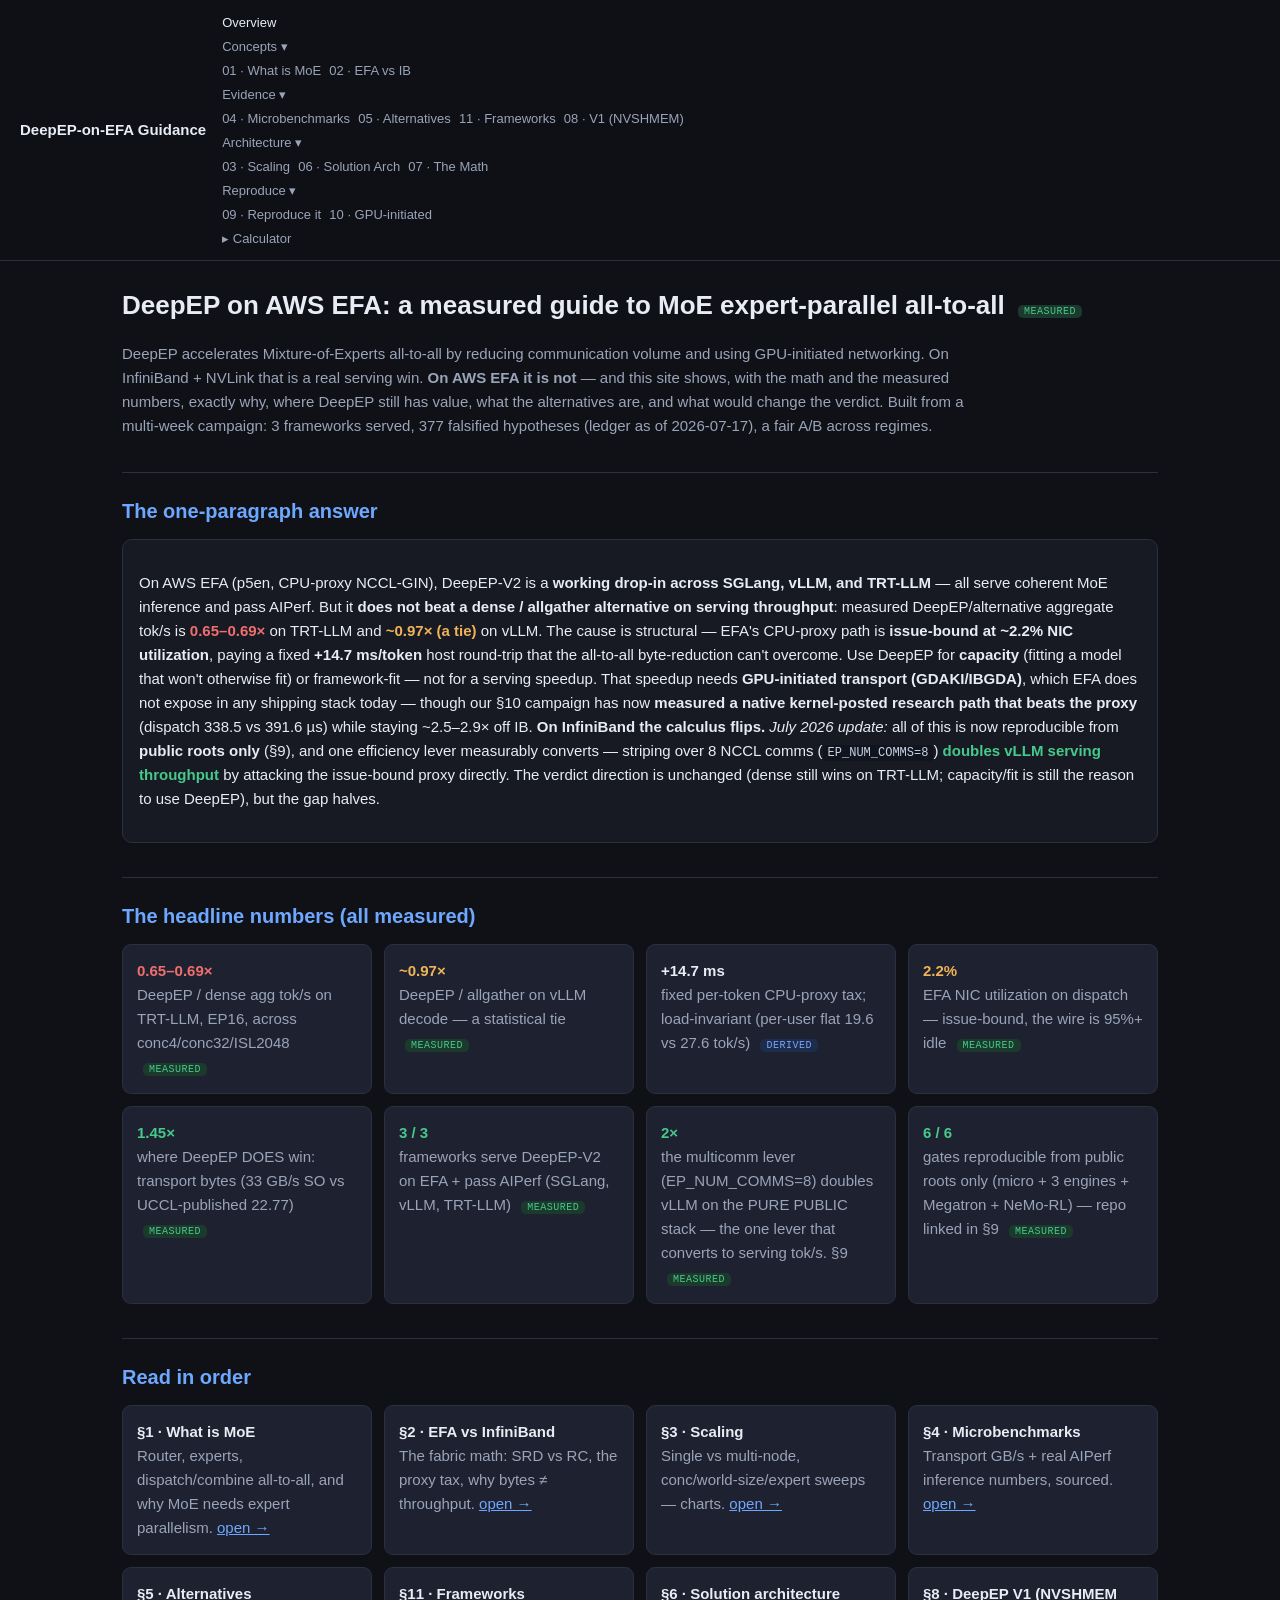
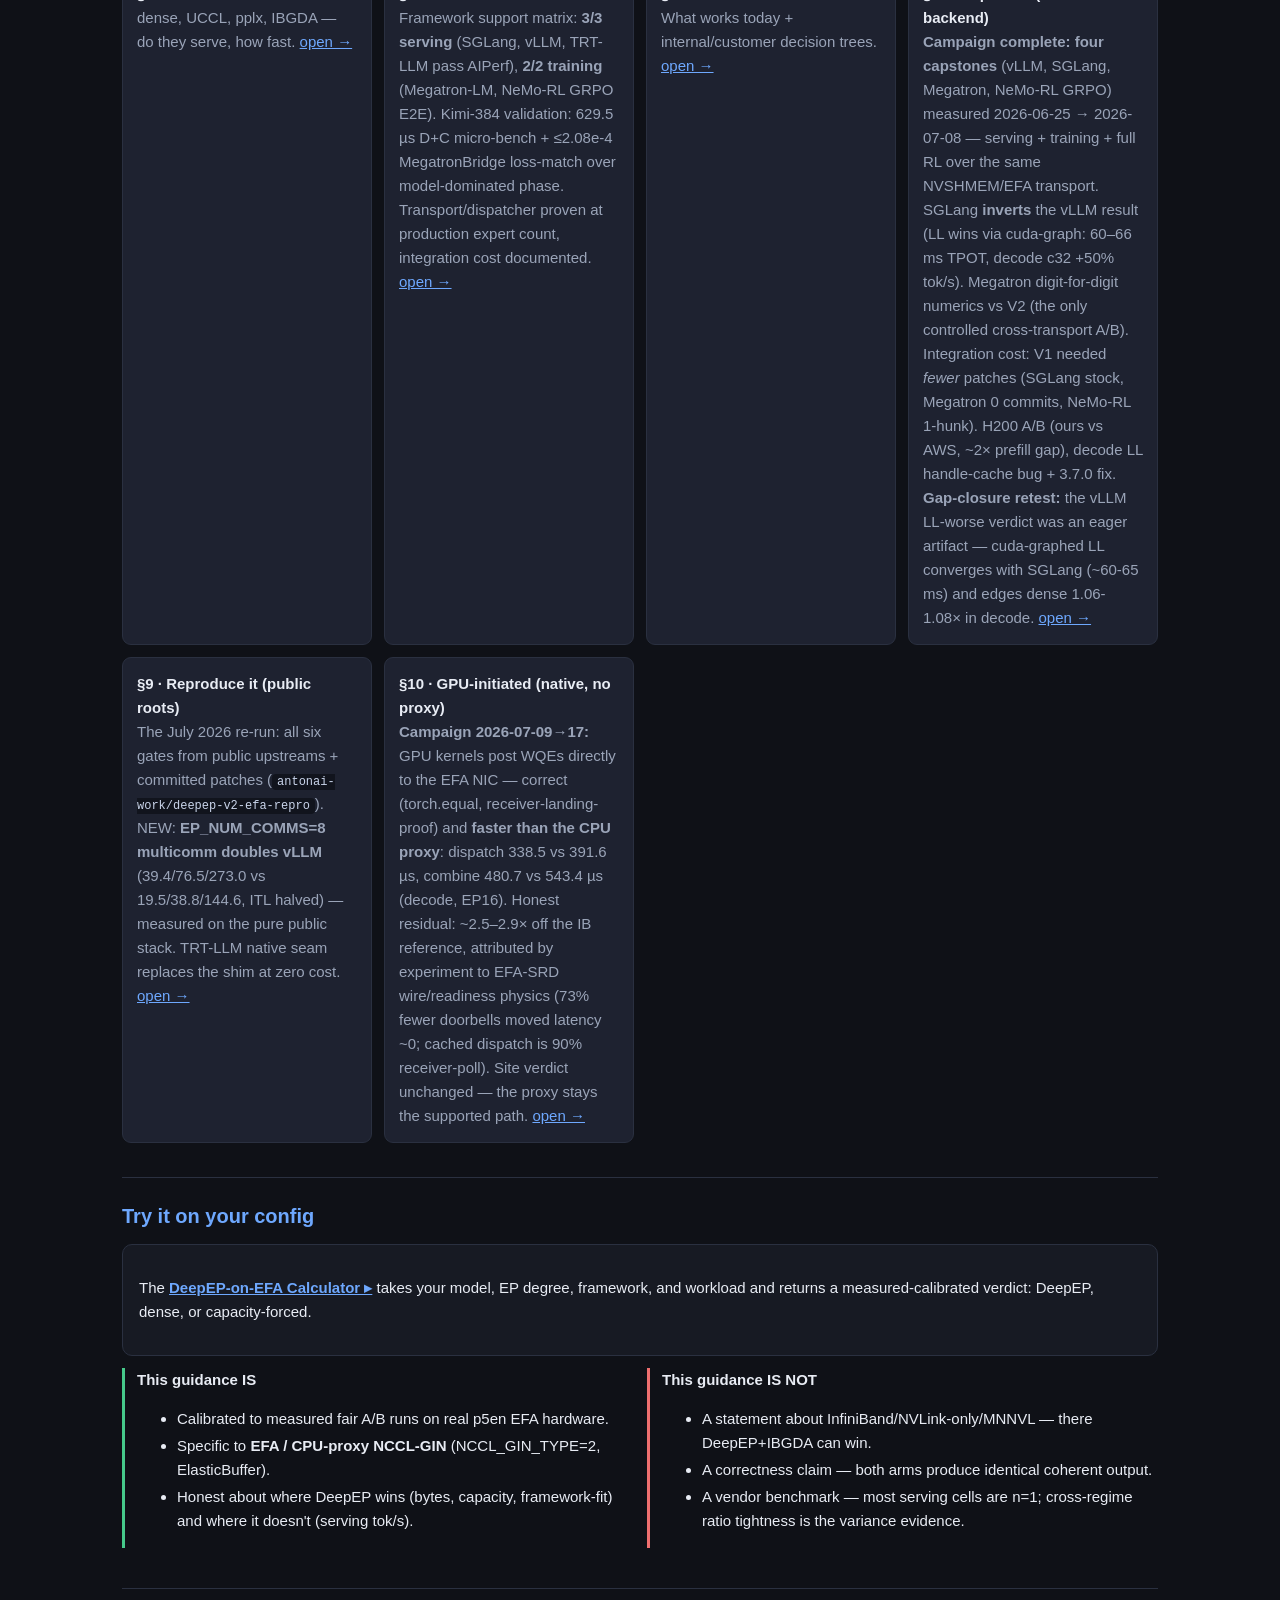
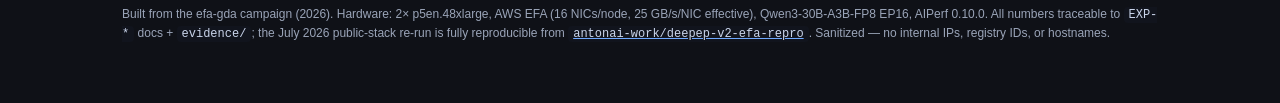
<file: index.html>
<!DOCTYPE html>
<html lang="en">
<head>
<meta charset="utf-8"/>
<meta name="viewport" content="width=device-width, initial-scale=1"/>
<title>DeepEP on AWS EFA — does it help your MoE serving? (measured guidance)</title>
<link rel="stylesheet" href="assets/site.css"/>
</head>
<body>
<header class="site">
  <span class="brand">DeepEP-on-EFA Guidance</span>
  <nav>
    <a href="index.html" style="color:var(--ink)">Overview</a>
    <div class="dropdown">
      <a href="#" class="dropbtn">Concepts ▾</a>
      <div class="dropdown-content">
        <a href="sections/01-what-is-moe.html">01 · What is MoE</a>
        <a href="sections/02-efa-vs-infiniband.html">02 · EFA vs IB</a>
      </div>
    </div>
    <div class="dropdown">
      <a href="#" class="dropbtn">Evidence ▾</a>
      <div class="dropdown-content">
        <a href="sections/04-microbenchmarks.html">04 · Microbenchmarks</a>
        <a href="sections/05-alternatives.html">05 · Alternatives</a>
        <a href="sections/11-frameworks.html">11 · Frameworks</a>
        <a href="sections/08-v1-nvshmem-backend.html">08 · V1 (NVSHMEM)</a>
      </div>
    </div>
    <div class="dropdown">
      <a href="#" class="dropbtn">Architecture ▾</a>
      <div class="dropdown-content">
        <a href="sections/03-scaling.html">03 · Scaling</a>
        <a href="sections/06-solution-arch.html">06 · Solution Arch</a>
        <a href="sections/07-the-math.html">07 · The Math</a>
      </div>
    </div>
    <div class="dropdown">
      <a href="#" class="dropbtn">Reproduce ▾</a>
      <div class="dropdown-content">
        <a href="sections/09-public-repro.html">09 · Reproduce it</a>
        <a href="sections/10-gpu-initiated-native.html">10 · GPU-initiated</a>
      </div>
    </div>
    <a href="calculator/">▸ Calculator</a>
  </nav>
</header>

<div class="wrap">
  <h1>DeepEP on AWS EFA: a measured guide to MoE expert-parallel all-to-all <span class="pill m">measured</span></h1>
  <p class="sub">DeepEP accelerates Mixture-of-Experts all-to-all by reducing communication volume and using
  GPU-initiated networking. On InfiniBand + NVLink that is a real serving win. <b>On AWS EFA it is not</b> — and
  this site shows, with the math and the measured numbers, exactly why, where DeepEP still has value, what the
  alternatives are, and what would change the verdict. Built from a multi-week campaign: 3 frameworks served,
  377 falsified hypotheses (ledger as of 2026-07-17), a fair A/B across regimes.</p>

  <h2>The one-paragraph answer</h2>
  <div class="panel">
    <p>On AWS EFA (p5en, CPU-proxy NCCL-GIN), DeepEP-V2 is a <b>working drop-in across SGLang, vLLM, and
    TRT-LLM</b> — all serve coherent MoE inference and pass AIPerf. But it <b>does not beat a dense / allgather
    alternative on serving throughput</b>: measured DeepEP/alternative aggregate tok/s is <b class="bad">0.65–0.69×</b>
    on TRT-LLM and <b class="warn">~0.97× (a tie)</b> on vLLM. The cause is structural — EFA's CPU-proxy path is
    <b>issue-bound at ~2.2% NIC utilization</b>, paying a fixed <b>+14.7 ms/token</b> host round-trip that the
    all-to-all byte-reduction can't overcome. Use DeepEP for <b>capacity</b> (fitting a model that won't otherwise
    fit) or framework-fit — not for a serving speedup. That speedup needs <b>GPU-initiated transport (GDAKI/IBGDA)</b>,
    which EFA does not expose in any shipping stack today — though our §10 campaign has now <b>measured a native kernel-posted research path that beats the proxy</b> (dispatch 338.5 vs 391.6 µs) while staying ~2.5–2.9× off IB. <b>On InfiniBand the calculus flips.</b>
    <i>July 2026 update:</i> all of this is now reproducible from <b>public roots only</b> (§9), and one
    efficiency lever measurably converts — striping over 8 NCCL comms (<code>EP_NUM_COMMS=8</code>)
    <b class="good">doubles vLLM serving throughput</b> by attacking the issue-bound proxy directly. The
    verdict direction is unchanged (dense still wins on TRT-LLM; capacity/fit is still the reason to use
    DeepEP), but the gap halves.</p>
  </div>

  <h2>The headline numbers (all measured)</h2>
  <div class="cards">
    <div class="card"><b class="bad">0.65–0.69×</b><div class="mut">DeepEP / dense agg tok/s on TRT-LLM, EP16, across conc4/conc32/ISL2048 <span class="pill m">measured</span></div></div>
    <div class="card"><b class="warn">~0.97×</b><div class="mut">DeepEP / allgather on vLLM decode — a statistical tie <span class="pill m">measured</span></div></div>
    <div class="card"><b>+14.7 ms</b><div class="mut">fixed per-token CPU-proxy tax; load-invariant (per-user flat 19.6 vs 27.6 tok/s) <span class="pill d">derived</span></div></div>
    <div class="card"><b class="warn">2.2%</b><div class="mut">EFA NIC utilization on dispatch — issue-bound, the wire is 95%+ idle <span class="pill m">measured</span></div></div>
    <div class="card"><b class="good">1.45×</b><div class="mut">where DeepEP DOES win: transport bytes (33 GB/s SO vs UCCL-published 22.77) <span class="pill m">measured</span></div></div>
    <div class="card"><b class="good">3 / 3</b><div class="mut">frameworks serve DeepEP-V2 on EFA + pass AIPerf (SGLang, vLLM, TRT-LLM) <span class="pill m">measured</span></div></div>
    <div class="card"><b class="good">2×</b><div class="mut">the multicomm lever (EP_NUM_COMMS=8) doubles vLLM on the PURE PUBLIC stack — the one lever that converts to serving tok/s. §9 <span class="pill m">measured</span></div></div>
    <div class="card"><b class="good">6 / 6</b><div class="mut">gates reproducible from public roots only (micro + 3 engines + Megatron + NeMo-RL) — repo linked in §9 <span class="pill m">measured</span></div></div>
  </div>

  <h2>Read in order</h2>
  <div class="cards">
    <div class="card"><b>§1 · What is MoE</b><div class="mut">Router, experts, dispatch/combine all-to-all, and why MoE needs expert parallelism. <a href="sections/01-what-is-moe.html">open →</a></div></div>
    <div class="card"><b>§2 · EFA vs InfiniBand</b><div class="mut">The fabric math: SRD vs RC, the proxy tax, why bytes ≠ throughput. <a href="sections/02-efa-vs-infiniband.html">open →</a></div></div>
    <div class="card"><b>§3 · Scaling</b><div class="mut">Single vs multi-node, conc/world-size/expert sweeps — charts. <a href="sections/03-scaling.html">open →</a></div></div>
    <div class="card"><b>§4 · Microbenchmarks</b><div class="mut">Transport GB/s + real AIPerf inference numbers, sourced. <a href="sections/04-microbenchmarks.html">open →</a></div></div>
    <div class="card"><b>§5 · Alternatives</b><div class="mut">dense, UCCL, pplx, IBGDA — do they serve, how fast. <a href="sections/05-alternatives.html">open →</a></div></div>
    <div class="card"><b>§11 · Frameworks</b><div class="mut">Framework support matrix: <b>3/3 serving</b> (SGLang, vLLM, TRT-LLM pass AIPerf), <b>2/2 training</b> (Megatron-LM, NeMo-RL GRPO E2E). Kimi-384 validation: 629.5 µs D+C micro-bench + ≤2.08e-4 MegatronBridge loss-match over model-dominated phase. Transport/dispatcher proven at production expert count, integration cost documented. <a href="sections/11-frameworks.html">open →</a></div></div>
    <div class="card"><b>§6 · Solution architecture</b><div class="mut">What works today + internal/customer decision trees. <a href="sections/06-solution-arch.html">open →</a></div></div>
    <div class="card"><b>§8 · DeepEP V1 (NVSHMEM backend)</b><div class="mut"><b>Campaign complete: four capstones</b> (vLLM, SGLang, Megatron, NeMo-RL GRPO) measured 2026-06-25 → 2026-07-08 — serving + training + full RL over the same NVSHMEM/EFA transport. SGLang <b>inverts</b> the vLLM result (LL wins via cuda-graph: 60–66 ms TPOT, decode c32 +50% tok/s). Megatron digit-for-digit numerics vs V2 (the only controlled cross-transport A/B). Integration cost: V1 needed <i>fewer</i> patches (SGLang stock, Megatron 0 commits, NeMo-RL 1-hunk). H200 A/B (ours vs AWS, ~2× prefill gap), decode LL handle-cache bug + 3.7.0 fix. <b>Gap-closure retest:</b> the vLLM LL-worse verdict was an eager artifact — cuda-graphed LL converges with SGLang (~60-65 ms) and edges dense 1.06-1.08× in decode. <a href="sections/08-v1-nvshmem-backend.html">open →</a></div></div>
    <div class="card"><b>§9 · Reproduce it (public roots)</b><div class="mut">The July 2026 re-run: all six gates from public upstreams + committed patches (<code>antonai-work/deepep-v2-efa-repro</code>). NEW: <b>EP_NUM_COMMS=8 multicomm doubles vLLM</b> (39.4/76.5/273.0 vs 19.5/38.8/144.6, ITL halved) — measured on the pure public stack. TRT-LLM native seam replaces the shim at zero cost. <a href="sections/09-public-repro.html">open →</a></div></div>
    <div class="card"><b>§10 · GPU-initiated (native, no proxy)</b><div class="mut"><b>Campaign 2026-07-09→17:</b> GPU kernels post WQEs directly to the EFA NIC — correct (torch.equal, receiver-landing-proof) and <b>faster than the CPU proxy</b>: dispatch 338.5 vs 391.6 µs, combine 480.7 vs 543.4 µs (decode, EP16). Honest residual: ~2.5–2.9× off the IB reference, attributed by experiment to EFA-SRD wire/readiness physics (73% fewer doorbells moved latency ~0; cached dispatch is 90% receiver-poll). Site verdict unchanged — the proxy stays the supported path. <a href="sections/10-gpu-initiated-native.html">open →</a></div></div>
  </div>

  <h2>Try it on your config</h2>
  <div class="panel">
    <p>The <a href="calculator/"><b>DeepEP-on-EFA Calculator ▸</b></a> takes your model,
    EP degree, framework, and workload and returns a measured-calibrated verdict: DeepEP, dense, or capacity-forced.</p>
  </div>

  <div class="twocol">
    <div class="is"><b>This guidance IS</b>
      <ul>
        <li>Calibrated to measured fair A/B runs on real p5en EFA hardware.</li>
        <li>Specific to <b>EFA / CPU-proxy NCCL-GIN</b> (NCCL_GIN_TYPE=2, ElasticBuffer).</li>
        <li>Honest about where DeepEP wins (bytes, capacity, framework-fit) and where it doesn't (serving tok/s).</li>
      </ul>
    </div>
    <div class="isnot"><b>This guidance IS NOT</b>
      <ul>
        <li>A statement about InfiniBand/NVLink-only/MNNVL — there DeepEP+IBGDA can win.</li>
        <li>A correctness claim — both arms produce identical coherent output.</li>
        <li>A vendor benchmark — most serving cells are n=1; cross-regime ratio tightness is the variance evidence.</li>
      </ul>
    </div>
  </div>

  <div class="foot">
    Built from the efa-gda campaign (2026). Hardware: 2× p5en.48xlarge, AWS EFA (16 NICs/node, 25 GB/s/NIC
    effective), Qwen3-30B-A3B-FP8 EP16, AIPerf 0.10.0. All numbers traceable to <code>EXP-*</code> docs +
    <code>evidence/</code>; the July 2026 public-stack re-run is fully reproducible from
    <a href="https://github.com/antonai-work/deepep-v2-efa-repro"><code>antonai-work/deepep-v2-efa-repro</code></a>.
    Sanitized — no internal IPs, registry IDs, or hostnames.
  </div>
</div>
</body>
</html>
</file>
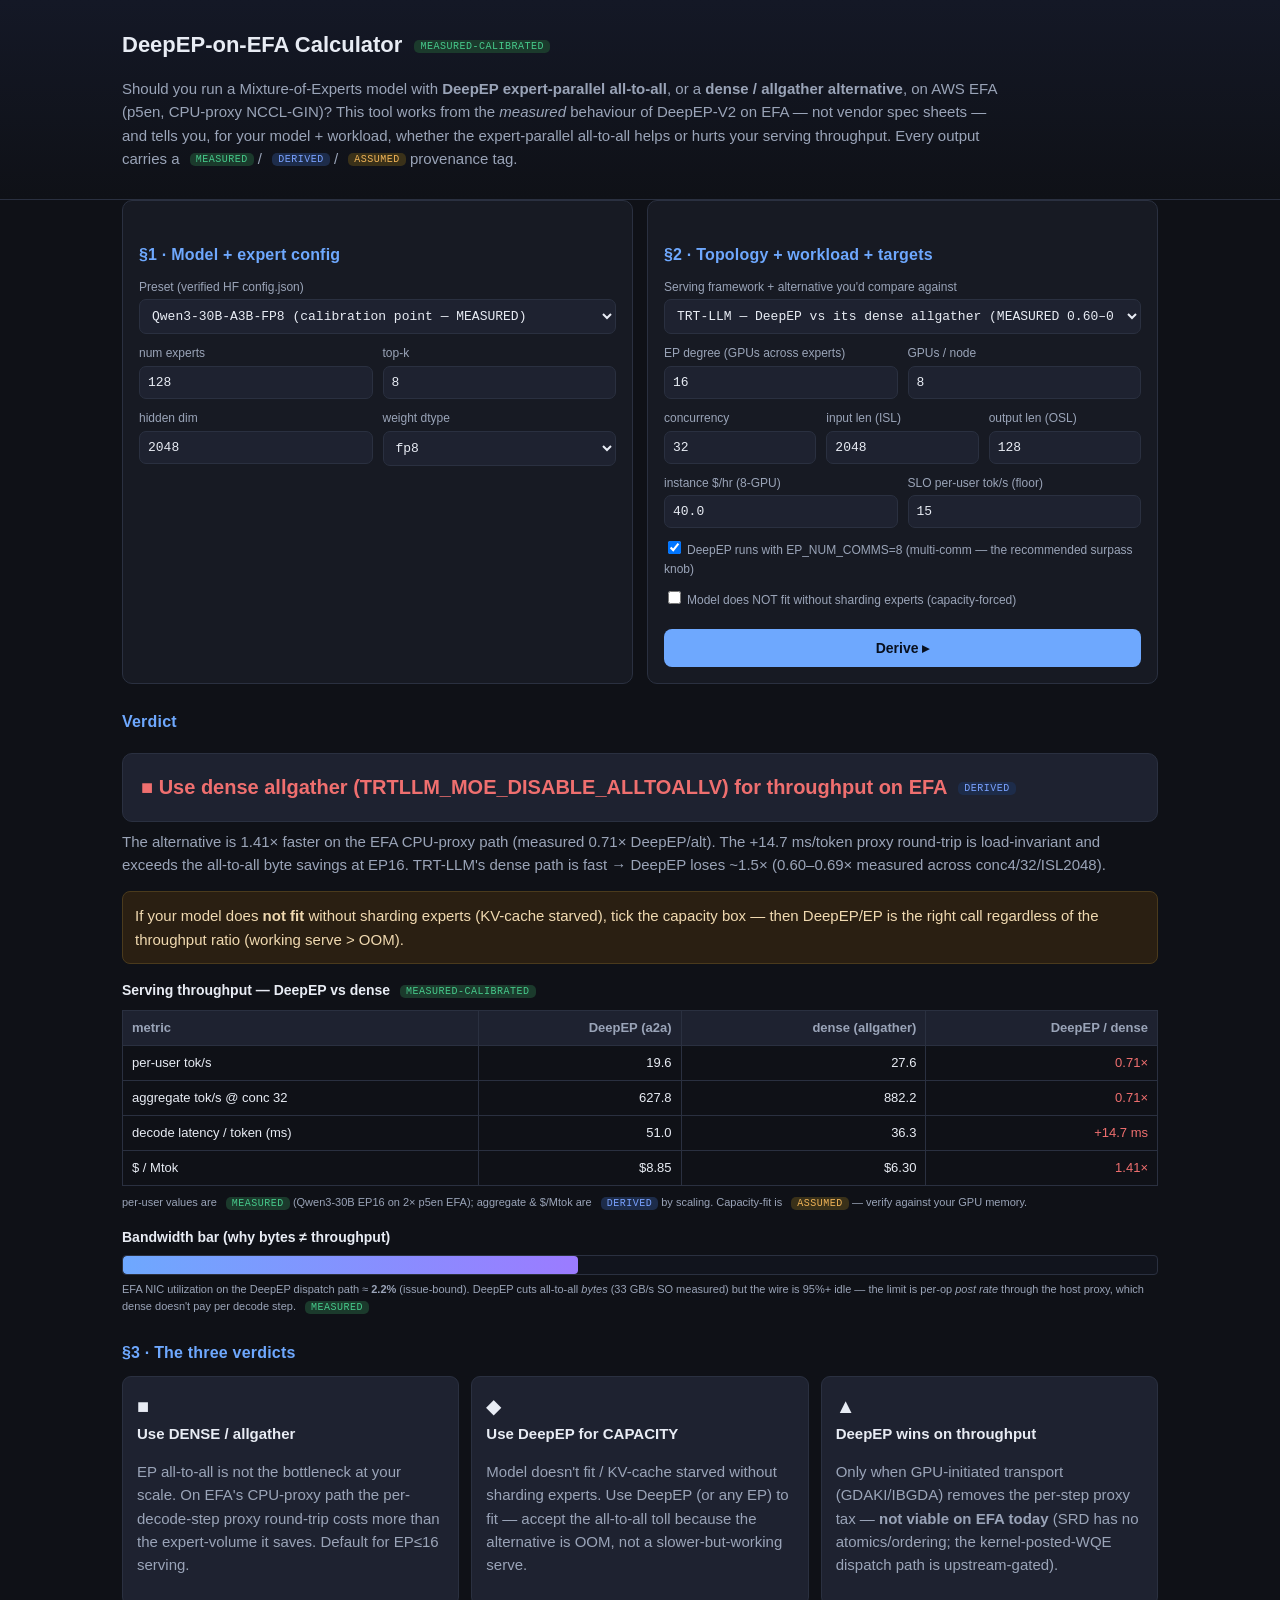
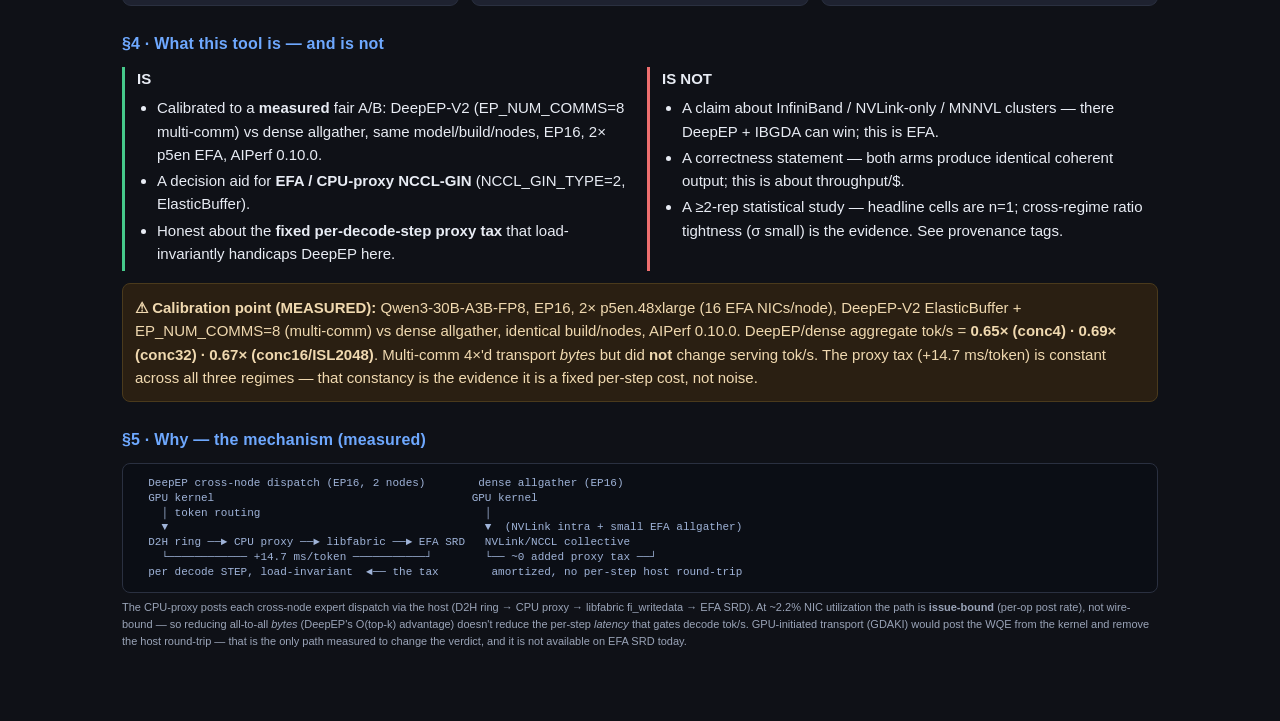
<file: calculator/index.html>
<!DOCTYPE html>
<html lang="en">
<head>
<meta charset="utf-8"/>
<meta name="viewport" content="width=device-width, initial-scale=1"/>
<title>DeepEP-on-EFA Calculator — should I use DeepEP all-to-all, or a dense/allgather alternative?</title>
<style>
  :root{
    --bg:#0f1117; --panel:#171a23; --panel2:#1e2230; --ink:#e8ecf4; --mut:#9aa4b8;
    --line:#2a3040; --accent:#6ea8fe; --good:#46c98b; --warn:#f0b357; --bad:#ef6f6f; --cost:#7aa2ff;
    --mono:"SFMono-Regular",Consolas,"Liberation Mono",Menlo,monospace;
  }
  *{box-sizing:border-box}
  body{margin:0;background:var(--bg);color:var(--ink);font:15px/1.55 -apple-system,BlinkMacSystemFont,"Segoe UI",Roboto,Helvetica,Arial,sans-serif}
  header{padding:28px 22px 14px;border-bottom:1px solid var(--line);background:linear-gradient(180deg,#141826,#0f1117)}
  h1{font-size:22px;margin:0 0 6px}
  h2{font-size:16px;margin:26px 0 10px;color:var(--accent);letter-spacing:.2px}
  h3{font-size:14px;margin:16px 0 6px}
  .sub{color:var(--mut);max-width:880px}
  .wrap{max-width:1080px;margin:0 auto;padding:0 22px 60px}
  .grid{display:grid;grid-template-columns:1fr 1fr;gap:14px}
  .panel{background:var(--panel);border:1px solid var(--line);border-radius:10px;padding:16px}
  label{display:block;font-size:12px;color:var(--mut);margin:10px 0 3px}
  input,select{width:100%;background:var(--panel2);color:var(--ink);border:1px solid var(--line);border-radius:7px;padding:8px;font:13px var(--mono)}
  .row{display:grid;grid-template-columns:1fr 1fr;gap:10px}
  .row3{display:grid;grid-template-columns:1fr 1fr 1fr;gap:10px}
  button{margin-top:16px;background:var(--accent);color:#08101f;border:0;border-radius:8px;padding:11px 16px;font-weight:700;font-size:14px;cursor:pointer;width:100%}
  button:hover{filter:brightness(1.08)}
  .verdict{margin-top:18px;padding:18px;border-radius:10px;border:1px solid var(--line);background:var(--panel2)}
  .verdict.big{font-size:20px;font-weight:800}
  .pill{display:inline-block;font:10px var(--mono);padding:1px 6px;border-radius:5px;margin-left:6px;vertical-align:middle;text-transform:uppercase;letter-spacing:.5px}
  .m{background:#1b3a2c;color:var(--good)}      /* MEASURED */
  .d{background:#1d2c4a;color:var(--cost)}      /* DERIVED */
  .a{background:#3a3119;color:var(--warn)}      /* ASSUMED */
  table{border-collapse:collapse;width:100%;margin:8px 0;font-size:13px}
  th,td{border:1px solid var(--line);padding:7px 9px;text-align:right}
  th{background:var(--panel2);color:var(--mut);font-weight:600}
  td:first-child,th:first-child{text-align:left}
  .good{color:var(--good)} .bad{color:var(--bad)} .warn{color:var(--warn)} .mut{color:var(--mut)}
  code{font:12px var(--mono);background:#11141d;padding:1px 5px;border-radius:4px;color:#c9d4ea}
  .cards{display:grid;grid-template-columns:1fr 1fr 1fr;gap:12px;margin-top:10px}
  .card{background:var(--panel2);border:1px solid var(--line);border-radius:9px;padding:14px}
  .card .glyph{font-size:20px}
  .twocol{display:grid;grid-template-columns:1fr 1fr;gap:14px}
  .is{border-left:3px solid var(--good);padding-left:12px}
  .isnot{border-left:3px solid var(--bad);padding-left:12px}
  ul{margin:6px 0;padding-left:20px} li{margin:3px 0}
  .bar{height:18px;border-radius:4px;background:linear-gradient(90deg,var(--accent),#9b7bff)}
  .barbg{background:#11141d;border-radius:4px;border:1px solid var(--line);overflow:hidden;margin:3px 0}
  .foot{color:var(--mut);font-size:12px;margin-top:30px;border-top:1px solid var(--line);padding-top:14px}
  .legend{font-size:11px;color:var(--mut);margin-top:6px}
  .warnbox{background:#2a1f12;border:1px solid #4a3a1c;border-radius:8px;padding:12px;color:#f0d9b0;margin-top:12px}
  .asciidiag{font:11px/1.35 var(--mono);background:#0b0e15;border:1px solid var(--line);border-radius:8px;padding:12px;color:#9fb3d8;white-space:pre;overflow-x:auto}
</style>
</head>
<body>
<header>
  <div class="wrap" style="padding-bottom:0">
    <h1>DeepEP-on-EFA Calculator <span class="pill m">measured-calibrated</span></h1>
    <p class="sub">Should you run a Mixture-of-Experts model with <b>DeepEP expert-parallel all-to-all</b>, or a
    <b>dense / allgather alternative</b>, on AWS EFA (p5en, CPU-proxy NCCL-GIN)? This tool works from the
    <i>measured</i> behaviour of DeepEP-V2 on EFA — not vendor spec sheets — and tells you, for your model + workload,
    whether the expert-parallel all-to-all helps or hurts your serving throughput.
    Every output carries a <span class="pill m">measured</span> / <span class="pill d">derived</span> /
    <span class="pill a">assumed</span> provenance tag.</p>
  </div>
</header>

<div class="wrap">

  <div class="grid">
    <div class="panel">
      <h2>§1 · Model + expert config</h2>
      <label>Preset (verified HF config.json)</label>
      <select id="preset" onchange="applyPreset()">
        <option value="qwen3-30b">Qwen3-30B-A3B-FP8 (calibration point — MEASURED)</option>
        <option value="dsv2lite">DeepSeek-V2-Lite (64 experts)</option>
        <option value="qwen3-235b">Qwen3-235B-A22B</option>
        <option value="mixtral8x7b">Mixtral 8x7B</option>
        <option value="custom">custom…</option>
      </select>
      <div class="row">
        <div><label>num experts</label><input id="experts" type="number" value="128"></div>
        <div><label>top-k</label><input id="topk" type="number" value="8"></div>
      </div>
      <div class="row">
        <div><label>hidden dim</label><input id="hidden" type="number" value="2048"></div>
        <div><label>weight dtype</label>
          <select id="dtype"><option>fp8</option><option>bf16</option><option>fp4</option></select></div>
      </div>
    </div>

    <div class="panel">
      <h2>§2 · Topology + workload + targets</h2>
      <label>Serving framework + alternative you'd compare against</label>
      <select id="fw" onchange="derive()">
        <option value="trt">TRT-LLM — DeepEP vs its dense allgather (MEASURED 0.60–0.69×)</option>
        <option value="vllm">vLLM — deepep_v2 vs allgather_reducescatter (MEASURED ~TIE 0.97–1.03×)</option>
        <option value="sglang">SGLang — DeepEP-V2 vs UCCL transport (MEASURED ~TIE 1.03×)</option>
      </select>
      <div class="row">
        <div><label>EP degree (GPUs across experts)</label><input id="ep" type="number" value="16"></div>
        <div><label>GPUs / node</label><input id="gpn" type="number" value="8"></div>
      </div>
      <div class="row3">
        <div><label>concurrency</label><input id="conc" type="number" value="32"></div>
        <div><label>input len (ISL)</label><input id="isl" type="number" value="2048"></div>
        <div><label>output len (OSL)</label><input id="osl" type="number" value="128"></div>
      </div>
      <div class="row">
        <div><label>instance $/hr (8-GPU)</label><input id="cost" type="number" value="40.0" step="0.1"></div>
        <div><label>SLO per-user tok/s (floor)</label><input id="slo" type="number" value="15"></div>
      </div>
      <label><input type="checkbox" id="multicomm" checked style="width:auto;margin-right:6px">DeepEP runs with EP_NUM_COMMS=8 (multi-comm — the recommended surpass knob)</label>
      <label><input type="checkbox" id="capacity" style="width:auto;margin-right:6px">Model does NOT fit without sharding experts (capacity-forced)</label>
      <button onclick="derive()">Derive ▸</button>
    </div>
  </div>

  <div id="out"></div>

  <h2>§3 · The three verdicts</h2>
  <div class="cards">
    <div class="card"><div class="glyph">■</div><b>Use DENSE / allgather</b>
      <p class="mut">EP all-to-all is not the bottleneck at your scale. On EFA's CPU-proxy path the per-decode-step
      proxy round-trip costs more than the expert-volume it saves. Default for EP≤16 serving.</p></div>
    <div class="card"><div class="glyph">◆</div><b>Use DeepEP for CAPACITY</b>
      <p class="mut">Model doesn't fit / KV-cache starved without sharding experts. Use DeepEP (or any EP) to fit —
      accept the all-to-all toll because the alternative is OOM, not a slower-but-working serve.</p></div>
    <div class="card"><div class="glyph">▲</div><b>DeepEP wins on throughput</b>
      <p class="mut">Only when GPU-initiated transport (GDAKI/IBGDA) removes the per-step proxy tax — <b>not viable on
      EFA today</b> (SRD has no atomics/ordering; the kernel-posted-WQE dispatch path is upstream-gated).</p></div>
  </div>

  <h2>§4 · What this tool is — and is not</h2>
  <div class="twocol">
    <div class="is"><b>IS</b>
      <ul>
        <li>Calibrated to a <b>measured</b> fair A/B: DeepEP-V2 (EP_NUM_COMMS=8 multi-comm) vs dense allgather,
          same model/build/nodes, EP16, 2× p5en EFA, AIPerf 0.10.0.</li>
        <li>A decision aid for <b>EFA / CPU-proxy NCCL-GIN</b> (NCCL_GIN_TYPE=2, ElasticBuffer).</li>
        <li>Honest about the <b>fixed per-decode-step proxy tax</b> that load-invariantly handicaps DeepEP here.</li>
      </ul>
    </div>
    <div class="isnot"><b>IS NOT</b>
      <ul>
        <li>A claim about InfiniBand / NVLink-only / MNNVL clusters — there DeepEP + IBGDA can win; this is EFA.</li>
        <li>A correctness statement — both arms produce identical coherent output; this is about throughput/$.</li>
        <li>A ≥2-rep statistical study — headline cells are n=1; cross-regime ratio tightness (σ small) is the
          evidence. See provenance tags.</li>
      </ul>
    </div>
  </div>

  <div class="warnbox" id="calib"></div>

  <h2>§5 · Why — the mechanism (measured)</h2>
  <div class="asciidiag" id="diag"></div>
  <p class="legend">The CPU-proxy posts each cross-node expert dispatch via the host (D2H ring → CPU proxy →
  libfabric fi_writedata → EFA SRD). At ~2.2% NIC utilization the path is <b>issue-bound</b> (per-op post rate),
  not wire-bound — so reducing all-to-all <i>bytes</i> (DeepEP's O(top-k) advantage) doesn't reduce the per-step
  <i>latency</i> that gates decode tok/s. GPU-initiated transport (GDAKI) would post the WQE from the kernel and
  remove the host round-trip — that is the only path measured to change the verdict, and it is not available on
  EFA SRD today.</p>

</div>

<script>
// ---- MEASURED calibration constants (efa-gda campaign, 2026-06; sourced in MEASURED-DATA.md) ----
const CAL = {
  deepep_per_user: 19.62,   // tok/s flat across conc4/32 + ISL120/2048 (sigma 0.13)   MEASURED
  dense_per_user:  27.57,   // tok/s flat (sigma 0.51)                                  MEASURED
  proxy_tax_ms: 14.7,       // = 1000/19.62 - 1000/27.57 = 51.0-36.3 ms/token          DERIVED
  efa_nic_gbps: 25.0, efa_nics_per_node: 16, nic_util: 0.022, dispatch_so_prefill: 33  // MEASURED
};
// framework-specific measured DeepEP/alternative serving ratio (decode agg tok/s)
const FW = {
  trt:    {alt:"dense allgather (TRTLLM_MOE_DISABLE_ALLTOALLV)", ratio:0.67, deepep_pu:19.62, alt_pu:27.57,
           note:"TRT-LLM's dense path is fast → DeepEP loses ~1.5× (0.60–0.69× measured across conc4/32/ISL2048)."},
  vllm:   {alt:"allgather_reducescatter", ratio:0.97, deepep_pu:18.5, alt_pu:19.0,
           note:"vLLM's allgather is heavier → DeepEP-V2 (EPNC8) TIES it (0.97× decode, 1.00–1.02× at EP32). Prefill 0.80×."},
  sglang: {alt:"UCCL transport", ratio:1.03, deepep_pu:8.6, alt_pu:8.3,
           note:"DeepEP-V2 vs UCCL: statistical TIE (1.03× agg, ~3% faster ITL) despite UCCL ~4× faster transport microbench."}
};
const PRESETS = {
  "qwen3-30b":{experts:128,topk:8,hidden:2048,dtype:"fp8"},
  "dsv2lite":{experts:64,topk:6,hidden:2048,dtype:"bf16"},
  "qwen3-235b":{experts:128,topk:8,hidden:4096,dtype:"fp8"},
  "mixtral8x7b":{experts:8,topk:2,hidden:4096,dtype:"bf16"}
};
function applyPreset(){
  const p=PRESETS[document.getElementById('preset').value]; if(!p)return;
  experts.value=p.experts; topk.value=p.topk; hidden.value=p.hidden; dtype.value=p.dtype;
}
const $=id=>document.getElementById(id);
const f=(x,d=1)=>Number(x).toFixed(d);

function derive(){
  const ep=+$('ep').value, gpn=+$('gpn').value, conc=+$('conc').value;
  const isl=+$('isl').value, osl=+$('osl').value, cost=+$('cost').value, slo=+$('slo').value;
  const fw=FW[$('fw').value], mc=$('multicomm').checked, capForced=$('capacity').checked;
  const nodes=Math.max(1,Math.ceil(ep/gpn));
  const crossNode = nodes>1;

  // --- per-user model: framework-specific MEASURED ratio; intra-node = parity (NVLink, no EFA tax) ---
  const alt_pu = fw.alt_pu;
  let deepep_pu = crossNode ? fw.deepep_pu : alt_pu*0.98;
  if(crossNode && !mc) deepep_pu *= 0.5;  // single-comm = the 8 GB/s slow path (EPNC1 ~2x slower, measured 142 vs 296)
  const dense_pu = alt_pu;
  const ratio = deepep_pu/dense_pu;
  // aggregate ~ per-user * effective concurrency (both arms scale similarly; ratio preserved) DERIVED
  const dense_agg = dense_pu*conc;
  const deepep_agg = deepep_pu*conc;

  // --- $/Mtok DERIVED ---
  const instCost = cost*nodes/gpn*ep/8; // approx $/hr for the EP job
  const dollarsPerMtok = a => instCost/3600 / (a) * 1e6; // $/hr / (tok/s) -> $/Mtok... simplify
  const dpm = a => (instCost/(a*3600))*1e6;
  const dense_dpm = dpm(dense_agg), deepep_dpm = dpm(deepep_agg);

  // --- verdict ---
  let verdict, vclass, glyph, why;
  if(capForced){
    verdict="Use DeepEP / EP — CAPACITY forces it"; vclass="warn"; glyph="◆";
    why=`Model doesn't fit without sharding experts. A working serve at ${f(deepep_pu)} tok/s beats OOM. `+
        `Note: that is an <b>EP-itself</b> win (allgather-EP has it too), not a DeepEP-all-to-all throughput win.`;
  } else if(!crossNode){
    verdict="DeepEP ≈ alternative (intra-node) — either works"; vclass="warn"; glyph="◆";
    why="EP fits in one node: all-to-all rides NVLink, no EFA proxy tax. Pick on operational simplicity.";
  } else if(crossNode && !mc){
    verdict="Turn ON EP_NUM_COMMS=8 first — you're on the slow path"; vclass="bad"; glyph="■";
    why=`Single-comm DeepEP is the ~8 GB/s issue-bound path (measured 2× slower: vLLM 142 vs 296 tok/s). `+
        `Enable multi-comm before any comparison — it's the recommended way to RUN DeepEP on EFA.`;
  } else if(ratio>=0.92){
    verdict=`DeepEP ≈ ${fw.alt} — TIE on serving`; vclass="warn"; glyph="◆";
    why=`On ${$('fw').value.toUpperCase()}, DeepEP-V2 ties its alternative (${f(ratio,2)}× measured). The all-to-all is `+
        `not the serving critical path here, so DeepEP neither helps nor hurts tok/s — pick on robustness/ops. `+fw.note;
  } else if(deepep_pu < slo && dense_pu >= slo){
    verdict="Use the ALTERNATIVE — DeepEP misses your per-user SLO on EFA"; vclass="bad"; glyph="■";
    why=`DeepEP per-user ${f(deepep_pu)} tok/s < SLO ${slo}; ${fw.alt} ${f(dense_pu)} clears it.`;
  } else {
    verdict=`Use ${fw.alt} for throughput on EFA`; vclass="bad"; glyph="■";
    why=`The alternative is ${f(1/ratio,2)}× faster on the EFA CPU-proxy path (measured ${f(ratio,2)}× DeepEP/alt). `+
        `The +${CAL.proxy_tax_ms} ms/token proxy round-trip is load-invariant and exceeds the all-to-all byte savings at EP${ep}. `+fw.note;
  }
  const capNote = capForced ? "" : `If your model does <b>not fit</b> without sharding experts (KV-cache starved), tick the
    capacity box — then DeepEP/EP is the right call regardless of the throughput ratio (working serve &gt; OOM).`;

  $('out').innerHTML = `
  <h2>Verdict</h2>
  <div class="verdict big ${vclass}">${glyph} ${verdict} <span class="pill d">derived</span></div>
  <p class="mut" style="margin-top:8px">${why}</p>
  <div class="warnbox">${capNote}</div>

  <h3>Serving throughput — DeepEP vs dense <span class="pill ${crossNode?'m':'a'}">${crossNode?'measured-calibrated':'assumed intra-node'}</span></h3>
  <table>
    <tr><th>metric</th><th>DeepEP (a2a)</th><th>dense (allgather)</th><th>DeepEP / dense</th></tr>
    <tr><td>per-user tok/s</td><td>${f(deepep_pu)}</td><td>${f(dense_pu)}</td><td class="${ratio<0.9?'bad':ratio>1.1?'good':'warn'}">${f(ratio,2)}×</td></tr>
    <tr><td>aggregate tok/s @ conc ${conc}</td><td>${f(deepep_agg)}</td><td>${f(dense_agg)}</td><td class="${ratio<0.9?'bad':'warn'}">${f(ratio,2)}×</td></tr>
    <tr><td>decode latency / token (ms)</td><td>${f(1000/deepep_pu)}</td><td>${f(1000/dense_pu)}</td><td class="bad">+${f(1000/deepep_pu-1000/dense_pu)} ms</td></tr>
    <tr><td>$ / Mtok</td><td>$${f(deepep_dpm,2)}</td><td>$${f(dense_dpm,2)}</td><td class="${ratio<0.9?'bad':'warn'}">${f(deepep_dpm/dense_dpm,2)}×</td></tr>
  </table>
  <p class="legend">per-user values are <span class="pill m">measured</span> (Qwen3-30B EP16 on 2× p5en EFA); aggregate &amp; $/Mtok
  are <span class="pill d">derived</span> by scaling. Capacity-fit is <span class="pill a">assumed</span> — verify against your GPU memory.</p>

  <h3>Bandwidth bar (why bytes ≠ throughput)</h3>
  <div class="barbg"><div class="bar" style="width:${Math.min(100,CAL.nic_util*100*20)}%"></div></div>
  <p class="legend">EFA NIC utilization on the DeepEP dispatch path ≈ <b>${f(CAL.nic_util*100,1)}%</b> (issue-bound).
  DeepEP cuts all-to-all <i>bytes</i> (33 GB/s SO measured) but the wire is 95%+ idle — the limit is per-op
  <i>post rate</i> through the host proxy, which dense doesn't pay per decode step. <span class="pill m">measured</span></p>
  `;
  renderDiag(crossNode,ep,nodes);
}

function renderDiag(crossNode,ep,nodes){
  $('diag').textContent = crossNode ?
`  DeepEP cross-node dispatch (EP${ep}, ${nodes} nodes)        dense allgather (EP${ep})
  GPU kernel                                       GPU kernel
    │ token routing                                  │
    ▼                                                ▼  (NVLink intra + small EFA allgather)
  D2H ring ──► CPU proxy ──► libfabric ──► EFA SRD   NVLink/NCCL collective
    └──────────── +14.7 ms/token ───────────┘        └── ~0 added proxy tax ──┘
  per decode STEP, load-invariant  ◄── the tax        amortized, no per-step host round-trip` :
`  EP${ep} fits in ${nodes} node — all-to-all rides NVLink.
  No EFA proxy on the data path; DeepEP ≈ dense. Pick on simplicity.`;
}

// calibration banner + first render
document.addEventListener('DOMContentLoaded',()=>{
  $('calib').innerHTML = `<b>⚠ Calibration point (MEASURED):</b> Qwen3-30B-A3B-FP8, EP16, 2× p5en.48xlarge (16 EFA NICs/node),
   DeepEP-V2 ElasticBuffer + EP_NUM_COMMS=8 (multi-comm) vs dense allgather, identical build/nodes, AIPerf 0.10.0.
   DeepEP/dense aggregate tok/s = <b>0.65× (conc4) · 0.69× (conc32) · 0.67× (conc16/ISL2048)</b>.
   Multi-comm 4×'d transport <i>bytes</i> but did <b>not</b> change serving tok/s. The proxy tax (+14.7 ms/token) is
   constant across all three regimes — that constancy is the evidence it is a fixed per-step cost, not noise.`;
  applyPreset(); derive();
});
</script>
</body>
</html>
</file>
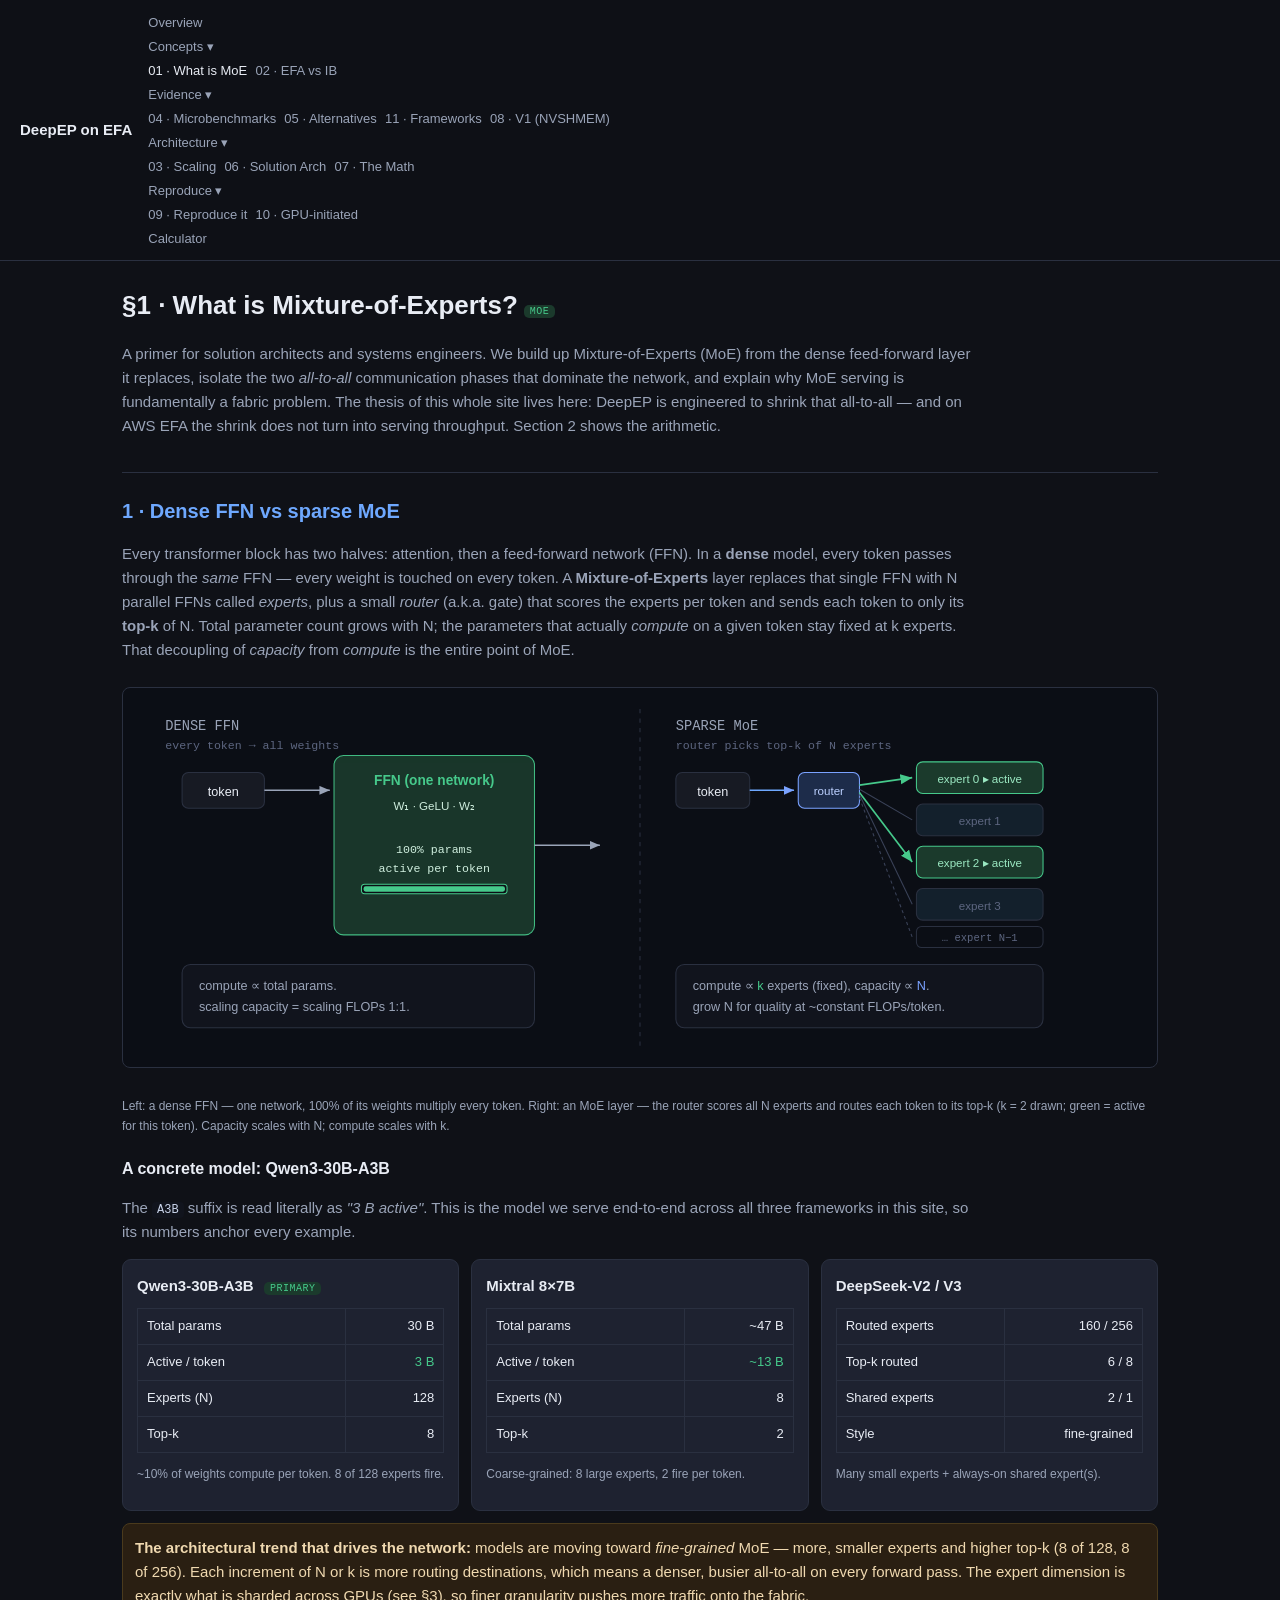
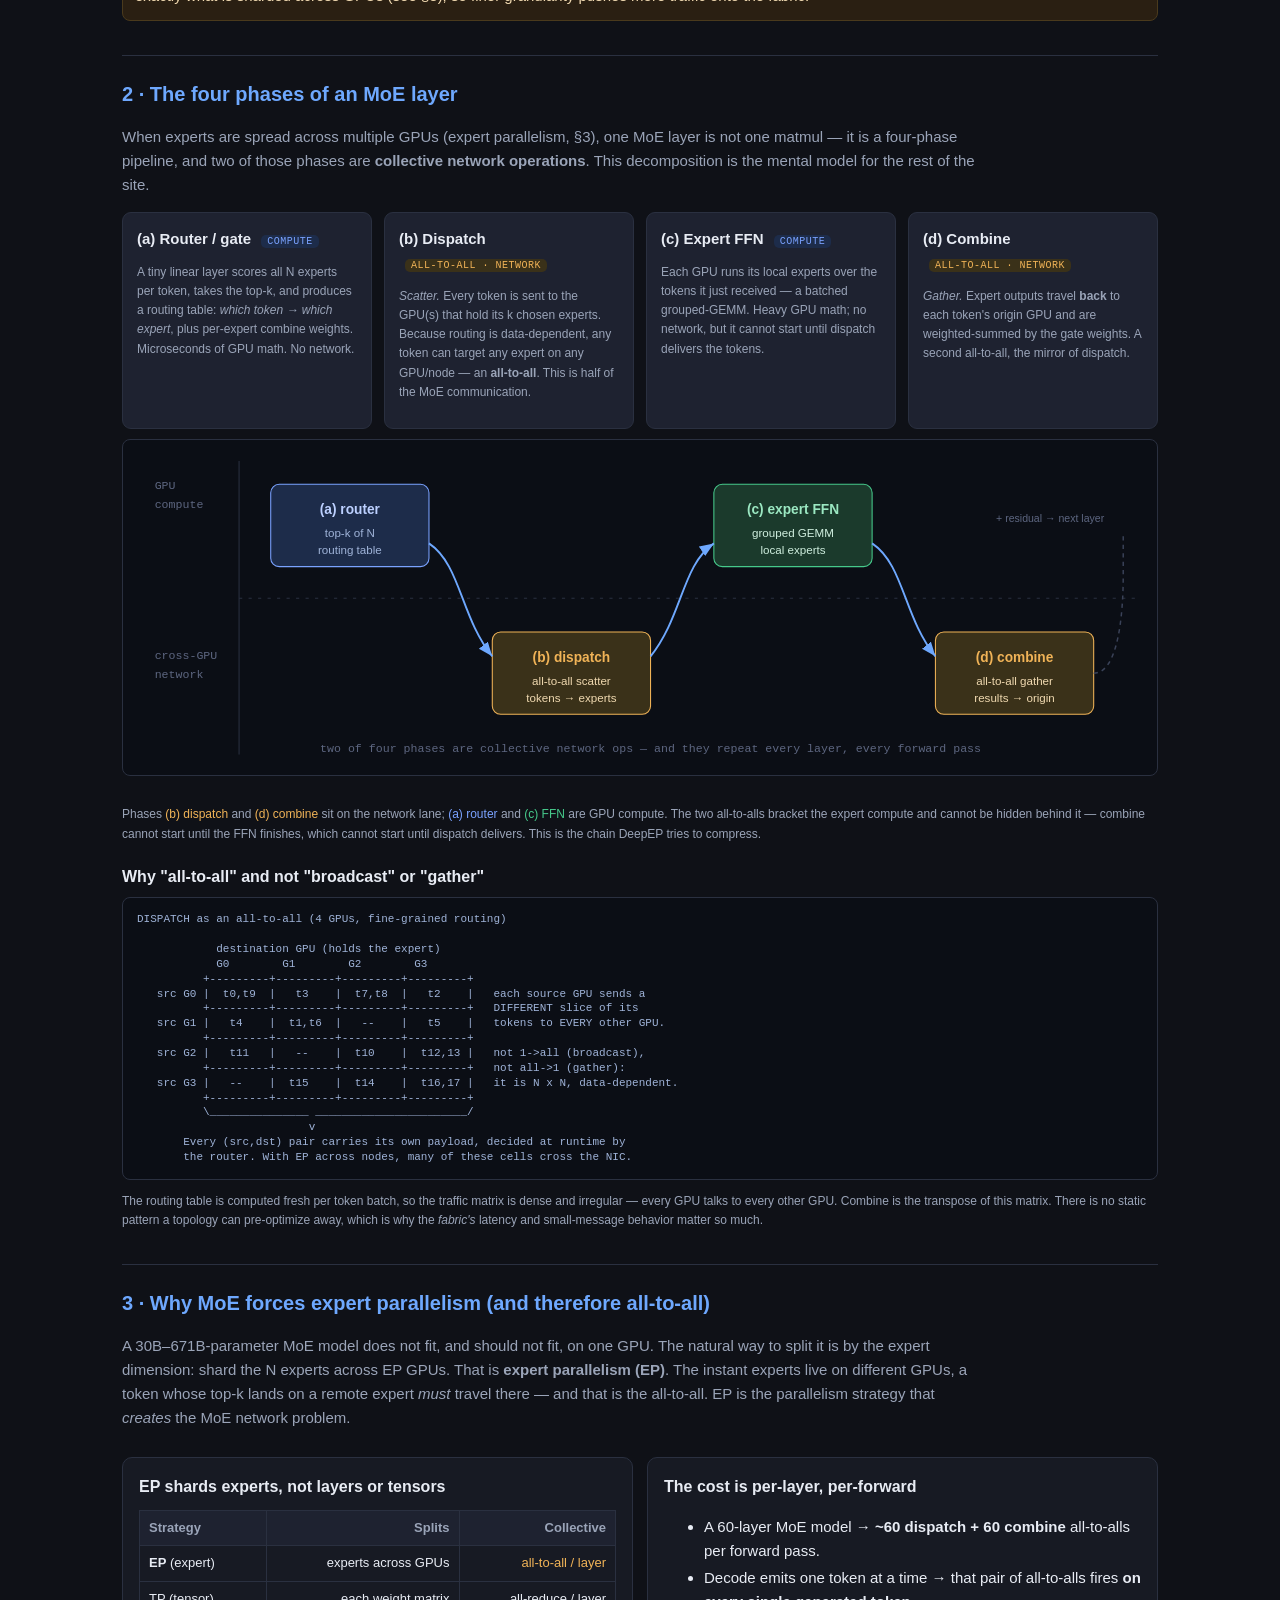
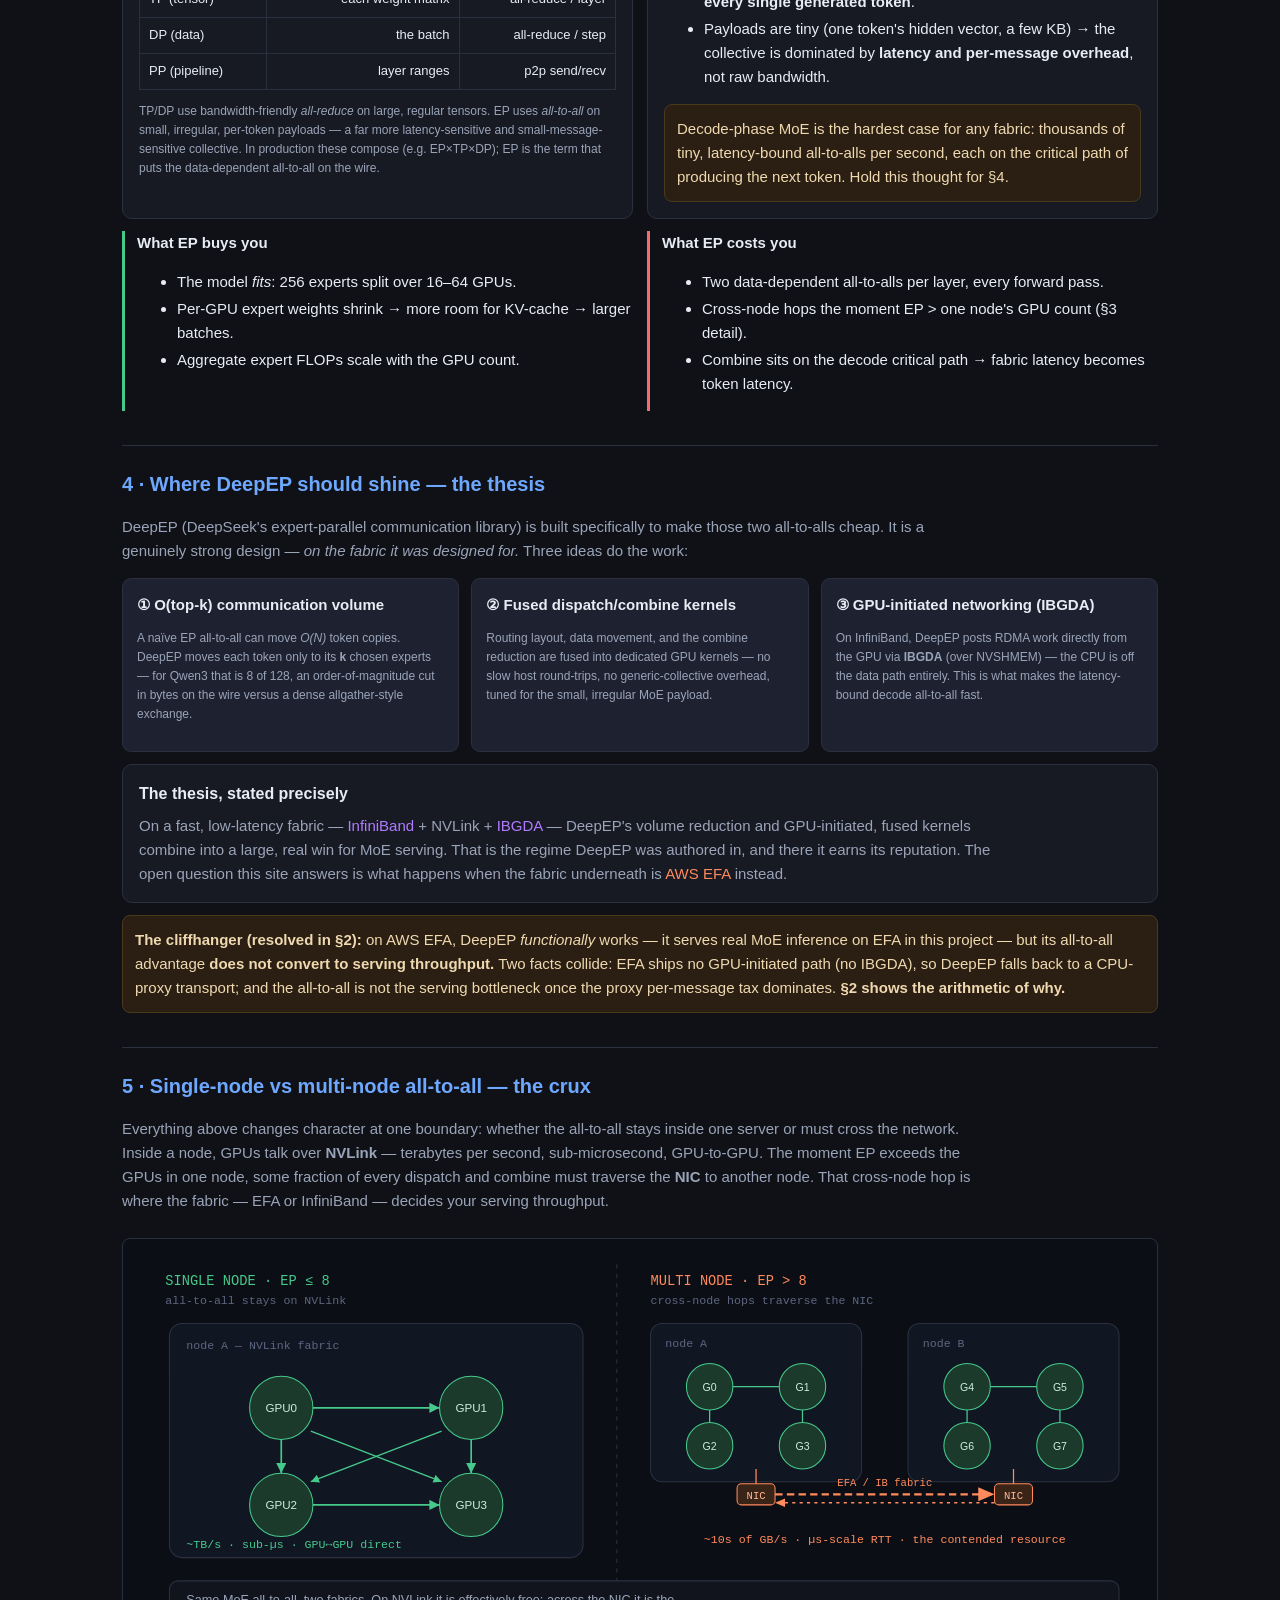
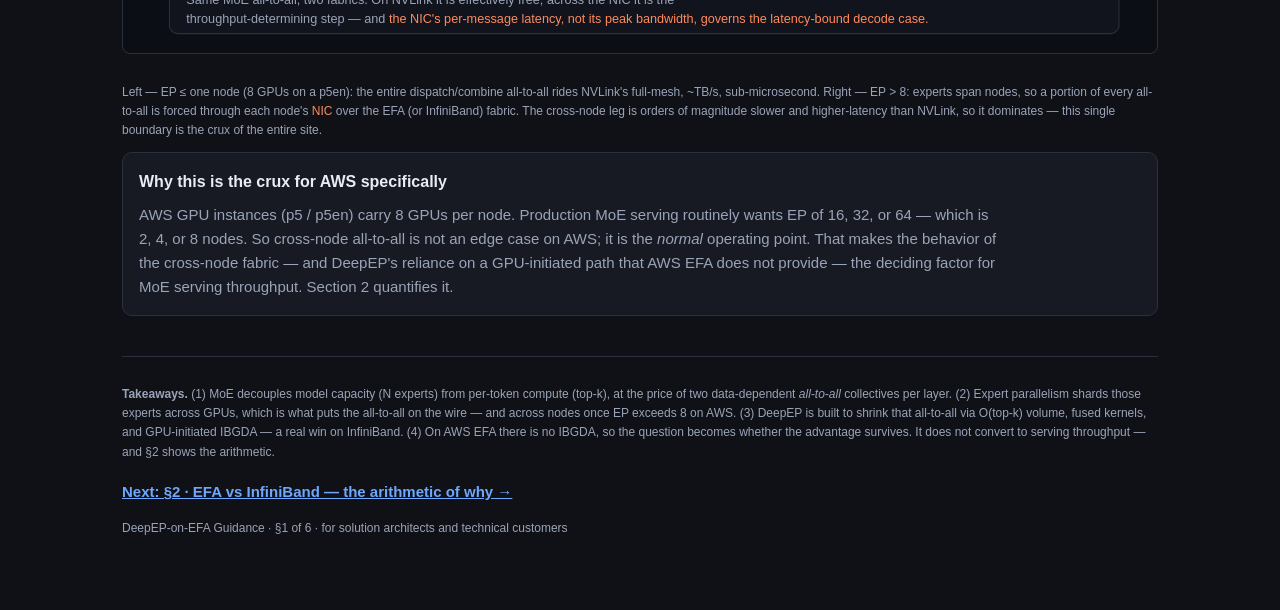
<file: sections/01-what-is-moe.html>
<!doctype html>
<html lang="en">
<head>
<meta charset="utf-8">
<meta name="viewport" content="width=device-width, initial-scale=1">
<title>§1 What is Mixture-of-Experts? — DeepEP-on-EFA Guidance</title>
<link rel="stylesheet" href="../assets/site.css">
</head>
<body>

<header class="site">
  <span class="brand">DeepEP on EFA</span>
  <nav>
    <a href="../index.html">Overview</a>
    <div class="dropdown">
      <a href="#" class="dropbtn">Concepts ▾</a>
      <div class="dropdown-content">
        <a href="01-what-is-moe.html" style="color:var(--ink)">01 · What is MoE</a>
        <a href="02-efa-vs-infiniband.html">02 · EFA vs IB</a>
      </div>
    </div>
    <div class="dropdown">
      <a href="#" class="dropbtn">Evidence ▾</a>
      <div class="dropdown-content">
        <a href="04-microbenchmarks.html">04 · Microbenchmarks</a>
        <a href="05-alternatives.html">05 · Alternatives</a>
        <a href="11-frameworks.html">11 · Frameworks</a>
        <a href="08-v1-nvshmem-backend.html">08 · V1 (NVSHMEM)</a>
      </div>
    </div>
    <div class="dropdown">
      <a href="#" class="dropbtn">Architecture ▾</a>
      <div class="dropdown-content">
        <a href="03-scaling.html">03 · Scaling</a>
        <a href="06-solution-arch.html">06 · Solution Arch</a>
        <a href="07-the-math.html">07 · The Math</a>
      </div>
    </div>
    <div class="dropdown">
      <a href="#" class="dropbtn">Reproduce ▾</a>
      <div class="dropdown-content">
        <a href="09-public-repro.html">09 · Reproduce it</a>
        <a href="10-gpu-initiated-native.html">10 · GPU-initiated</a>
      </div>
    </div>
    <a href="../calculator/">Calculator</a>
  </nav>
</header>

<div class="wrap">

  <h1>§1 · What is Mixture-of-Experts?<span class="pill m">MoE</span></h1>
  <p class="sub">
    A primer for solution architects and systems engineers. We build up Mixture-of-Experts (MoE)
    from the dense feed-forward layer it replaces, isolate the two <em>all-to-all</em> communication
    phases that dominate the network, and explain why MoE serving is fundamentally a fabric problem.
    The thesis of this whole site lives here: DeepEP is engineered to shrink that all-to-all — and on
    AWS EFA the shrink does not turn into serving throughput. Section&nbsp;2 shows the arithmetic.
  </p>

  <!-- ======================================================================
       1. DENSE FFN vs SPARSE MoE
       ====================================================================== -->
  <h2>1 · Dense FFN vs sparse MoE</h2>
  <p class="sub">
    Every transformer block has two halves: attention, then a feed-forward network (FFN). In a
    <strong>dense</strong> model, every token passes through the <em>same</em> FFN — every weight is
    touched on every token. A <strong>Mixture-of-Experts</strong> layer replaces that single FFN with
    <span class="mut">N</span> parallel FFNs called <em>experts</em>, plus a small <em>router</em> (a.k.a.
    gate) that scores the experts per token and sends each token to only its <strong>top-k</strong> of
    <span class="mut">N</span>. Total parameter count grows with <span class="mut">N</span>; the
    parameters that actually <em>compute</em> on a given token stay fixed at <span class="mut">k</span>
    experts. That decoupling of <em>capacity</em> from <em>compute</em> is the entire point of MoE.
  </p>

  <svg viewBox="0 0 980 360" role="img" aria-label="Dense FFN versus sparse Mixture-of-Experts layer">
    <defs>
      <marker id="ah" markerWidth="9" markerHeight="9" refX="7" refY="3" orient="auto">
        <path d="M0,0 L7,3 L0,6 Z" fill="#9aa4b8"/>
      </marker>
      <marker id="ahg" markerWidth="9" markerHeight="9" refX="7" refY="3" orient="auto">
        <path d="M0,0 L7,3 L0,6 Z" fill="#46c98b"/>
      </marker>
      <marker id="ahd" markerWidth="9" markerHeight="9" refX="7" refY="3" orient="auto">
        <path d="M0,0 L7,3 L0,6 Z" fill="#7aa2ff"/>
      </marker>
    </defs>

    <!-- divider -->
    <line x1="490" y1="20" x2="490" y2="340" stroke="#2a3040" stroke-dasharray="4 5"/>

    <!-- LEFT: dense -->
    <text x="40" y="40" fill="#9aa4b8" font-family="monospace" font-size="13">DENSE FFN</text>
    <text x="40" y="58" fill="#5d6680" font-family="monospace" font-size="11">every token → all weights</text>

    <rect x="56" y="80" width="78" height="34" rx="6" fill="#171a23" stroke="#2a3040"/>
    <text x="95" y="102" fill="#e8ecf4" font-size="12" text-anchor="middle">token</text>

    <path d="M134,97 L196,97" stroke="#9aa4b8" stroke-width="1.4" marker-end="url(#ah)"/>

    <rect x="200" y="64" width="190" height="170" rx="9" fill="#1b3a2c" stroke="#46c98b" opacity="0.92"/>
    <text x="295" y="92" fill="#46c98b" font-size="13" text-anchor="middle" font-weight="700">FFN (one network)</text>
    <text x="295" y="116" fill="#cfeede" font-size="11" text-anchor="middle">W₁ · GeLU · W₂</text>
    <text x="295" y="156" fill="#cfeede" font-family="monospace" font-size="11" text-anchor="middle">100% params</text>
    <text x="295" y="174" fill="#cfeede" font-family="monospace" font-size="11" text-anchor="middle">active per token</text>
    <rect x="226" y="186" width="138" height="9" rx="3" fill="#0b0e15" stroke="#46c98b"/>
    <rect x="228" y="188" width="134" height="5" rx="2" fill="#46c98b"/>

    <path d="M390,149 L452,149" stroke="#9aa4b8" stroke-width="1.4" marker-end="url(#ah)"/>
    <rect x="56" y="262" width="334" height="60" rx="8" fill="#11141d" stroke="#2a3040"/>
    <text x="72" y="286" fill="#9aa4b8" font-size="12">compute ∝ total params.</text>
    <text x="72" y="306" fill="#9aa4b8" font-size="12">scaling capacity = scaling FLOPs 1:1.</text>

    <!-- RIGHT: MoE -->
    <text x="524" y="40" fill="#9aa4b8" font-family="monospace" font-size="13">SPARSE MoE</text>
    <text x="524" y="58" fill="#5d6680" font-family="monospace" font-size="11">router picks top-k of N experts</text>

    <rect x="524" y="80" width="70" height="34" rx="6" fill="#171a23" stroke="#2a3040"/>
    <text x="559" y="102" fill="#e8ecf4" font-size="12" text-anchor="middle">token</text>

    <path d="M594,97 L636,97" stroke="#6ea8fe" stroke-width="1.4" marker-end="url(#ahd)"/>
    <rect x="640" y="80" width="58" height="34" rx="6" fill="#1d2c4a" stroke="#7aa2ff"/>
    <text x="669" y="101" fill="#bcd0ff" font-size="11" text-anchor="middle">router</text>

    <!-- experts column -->
    <g font-size="11" text-anchor="middle">
      <!-- chosen experts (k=2 shown) -->
      <rect x="752" y="70"  width="120" height="30" rx="6" fill="#1b3a2c" stroke="#46c98b"/>
      <text x="812" y="90"  fill="#9be8c2">expert 0 ▸ active</text>
      <rect x="752" y="110" width="120" height="30" rx="6" fill="#13202c" stroke="#2a3040"/>
      <text x="812" y="130" fill="#5d6680">expert 1</text>
      <rect x="752" y="150" width="120" height="30" rx="6" fill="#1b3a2c" stroke="#46c98b"/>
      <text x="812" y="170" fill="#9be8c2">expert 2 ▸ active</text>
      <rect x="752" y="190" width="120" height="30" rx="6" fill="#13202c" stroke="#2a3040"/>
      <text x="812" y="210" fill="#5d6680">expert 3</text>
      <rect x="752" y="226" width="120" height="20" rx="5" fill="#0b0e15" stroke="#2a3040"/>
      <text x="812" y="240" fill="#5d6680" font-family="monospace" font-size="10">… expert N−1</text>
    </g>

    <!-- router to experts: two solid (chosen), rest faint -->
    <path d="M698,92  L748,85"  stroke="#46c98b" stroke-width="1.6" marker-end="url(#ahg)"/>
    <path d="M698,99  L748,165" stroke="#46c98b" stroke-width="1.6" marker-end="url(#ahg)"/>
    <path d="M698,96  L748,125" stroke="#3a4258" stroke-width="1"/>
    <path d="M698,101 L748,205" stroke="#3a4258" stroke-width="1"/>
    <path d="M698,104 L748,236" stroke="#3a4258" stroke-width="1" stroke-dasharray="3 3"/>

    <rect x="524" y="262" width="348" height="60" rx="8" fill="#11141d" stroke="#2a3040"/>
    <text x="540" y="286" fill="#9aa4b8" font-size="12">compute ∝ <tspan fill="#46c98b">k</tspan> experts (fixed), capacity ∝ <tspan fill="#7aa2ff">N</tspan>.</text>
    <text x="540" y="306" fill="#9aa4b8" font-size="12">grow N for quality at ~constant FLOPs/token.</text>
  </svg>
  <p class="legend">
    Left: a dense FFN — one network, 100% of its weights multiply every token. Right: an MoE layer —
    the router scores all <span class="mut">N</span> experts and routes each token to its top-k
    (k = 2 drawn; green = active for this token). Capacity scales with <span class="mut">N</span>;
    compute scales with <span class="mut">k</span>.
  </p>

  <h3>A concrete model: Qwen3-30B-A3B</h3>
  <p class="sub">
    The <code>A3B</code> suffix is read literally as <em>"3 B active"</em>. This is the model we serve
    end-to-end across all three frameworks in this site, so its numbers anchor every example.
  </p>
  <div class="cards">
    <div class="card">
      <strong>Qwen3-30B-A3B</strong> <span class="pill m">primary</span>
      <table>
        <tr><td>Total params</td><td>30 B</td></tr>
        <tr><td>Active / token</td><td class="good">3 B</td></tr>
        <tr><td>Experts (N)</td><td>128</td></tr>
        <tr><td>Top-k</td><td>8</td></tr>
      </table>
      <p class="legend">~10% of weights compute per token. 8 of 128 experts fire.</p>
    </div>
    <div class="card">
      <strong>Mixtral 8×7B</strong>
      <table>
        <tr><td>Total params</td><td>~47 B</td></tr>
        <tr><td>Active / token</td><td class="good">~13 B</td></tr>
        <tr><td>Experts (N)</td><td>8</td></tr>
        <tr><td>Top-k</td><td>2</td></tr>
      </table>
      <p class="legend">Coarse-grained: 8 large experts, 2 fire per token.</p>
    </div>
    <div class="card">
      <strong>DeepSeek-V2 / V3</strong>
      <table>
        <tr><td>Routed experts</td><td>160 / 256</td></tr>
        <tr><td>Top-k routed</td><td>6 / 8</td></tr>
        <tr><td>Shared experts</td><td>2 / 1</td></tr>
        <tr><td>Style</td><td>fine-grained</td></tr>
      </table>
      <p class="legend">Many small experts + always-on shared expert(s).</p>
    </div>
  </div>
  <div class="warnbox">
    <strong>The architectural trend that drives the network:</strong> models are moving toward
    <em>fine-grained</em> MoE — more, smaller experts and higher top-k (8 of 128, 8 of 256). Each
    increment of N or k is more routing destinations, which means a denser, busier all-to-all on every
    forward pass. The expert dimension is exactly what is sharded across GPUs (see §3), so finer
    granularity pushes more traffic onto the fabric.
  </div>

  <!-- ======================================================================
       2. FOUR PHASES OF AN MoE LAYER
       ====================================================================== -->
  <h2>2 · The four phases of an MoE layer</h2>
  <p class="sub">
    When experts are spread across multiple GPUs (expert parallelism, §3), one MoE layer is not one
    matmul — it is a four-phase pipeline, and two of those phases are <strong>collective network
    operations</strong>. This decomposition is the mental model for the rest of the site.
  </p>

  <div class="cards">
    <div class="card">
      <strong>(a) Router / gate</strong> <span class="pill d">compute</span>
      <p class="legend">A tiny linear layer scores all N experts per token, takes the top-k, and
        produces a routing table: <em>which token → which expert</em>, plus per-expert combine weights.
        Microseconds of GPU math. No network.</p>
    </div>
    <div class="card">
      <strong>(b) Dispatch</strong> <span class="pill a">all-to-all · network</span>
      <p class="legend"><em>Scatter.</em> Every token is sent to the GPU(s) that hold its k chosen
        experts. Because routing is data-dependent, any token can target any expert on any GPU/node —
        an <strong>all-to-all</strong>. This is half of the MoE communication.</p>
    </div>
    <div class="card">
      <strong>(c) Expert FFN</strong> <span class="pill d">compute</span>
      <p class="legend">Each GPU runs its local experts over the tokens it just received — a batched
        grouped-GEMM. Heavy GPU math; no network, but it cannot start until dispatch delivers the
        tokens.</p>
    </div>
    <div class="card">
      <strong>(d) Combine</strong> <span class="pill a">all-to-all · network</span>
      <p class="legend"><em>Gather.</em> Expert outputs travel <strong>back</strong> to each token's
        origin GPU and are weighted-summed by the gate weights. A second all-to-all, the mirror of
        dispatch.</p>
    </div>
  </div>

  <svg viewBox="0 0 980 318" role="img" aria-label="The four phases of an MoE layer as a pipeline">
    <defs>
      <marker id="p1" markerWidth="10" markerHeight="10" refX="7.5" refY="3" orient="auto">
        <path d="M0,0 L7.5,3 L0,6 Z" fill="#6ea8fe"/>
      </marker>
    </defs>

    <!-- lane labels -->
    <text x="30" y="46"  fill="#5d6680" font-family="monospace" font-size="11">GPU</text>
    <text x="30" y="64"  fill="#5d6680" font-family="monospace" font-size="11">compute</text>
    <text x="30" y="208" fill="#5d6680" font-family="monospace" font-size="11">cross-GPU</text>
    <text x="30" y="226" fill="#5d6680" font-family="monospace" font-size="11">network</text>

    <line x1="110" y1="20" x2="110" y2="298" stroke="#2a3040"/>
    <line x1="110" y1="150" x2="960" y2="150" stroke="#2a3040" stroke-dasharray="3 6"/>

    <!-- (a) router -->
    <rect x="140" y="42" width="150" height="78" rx="8" fill="#1d2c4a" stroke="#7aa2ff"/>
    <text x="215" y="70" fill="#bcd0ff" font-size="13" text-anchor="middle" font-weight="700">(a) router</text>
    <text x="215" y="92" fill="#9fb3d8" font-size="11" text-anchor="middle">top-k of N</text>
    <text x="215" y="108" fill="#9fb3d8" font-size="11" text-anchor="middle">routing table</text>

    <!-- (b) dispatch -->
    <rect x="350" y="182" width="150" height="78" rx="8" fill="#3a3119" stroke="#f0b357"/>
    <text x="425" y="210" fill="#f0b357" font-size="13" text-anchor="middle" font-weight="700">(b) dispatch</text>
    <text x="425" y="232" fill="#f0d9b0" font-size="11" text-anchor="middle">all-to-all scatter</text>
    <text x="425" y="248" fill="#f0d9b0" font-size="11" text-anchor="middle">tokens → experts</text>

    <!-- (c) FFN -->
    <rect x="560" y="42" width="150" height="78" rx="8" fill="#1b3a2c" stroke="#46c98b"/>
    <text x="635" y="70" fill="#9be8c2" font-size="13" text-anchor="middle" font-weight="700">(c) expert FFN</text>
    <text x="635" y="92" fill="#cfeede" font-size="11" text-anchor="middle">grouped GEMM</text>
    <text x="635" y="108" fill="#cfeede" font-size="11" text-anchor="middle">local experts</text>

    <!-- (d) combine -->
    <rect x="770" y="182" width="150" height="78" rx="8" fill="#3a3119" stroke="#f0b357"/>
    <text x="845" y="210" fill="#f0b357" font-size="13" text-anchor="middle" font-weight="700">(d) combine</text>
    <text x="845" y="232" fill="#f0d9b0" font-size="11" text-anchor="middle">all-to-all gather</text>
    <text x="845" y="248" fill="#f0d9b0" font-size="11" text-anchor="middle">results → origin</text>

    <!-- flow arrows -->
    <path d="M290,98 C320,118 320,168 350,205" fill="none" stroke="#6ea8fe" stroke-width="1.8" marker-end="url(#p1)"/>
    <path d="M500,205 C530,168 530,118 560,98"  fill="none" stroke="#6ea8fe" stroke-width="1.8" marker-end="url(#p1)"/>
    <path d="M710,98 C740,118 740,168 770,205"  fill="none" stroke="#6ea8fe" stroke-width="1.8" marker-end="url(#p1)"/>
    <path d="M920,221 C948,221 948,140 948,128 L948,90" fill="none" stroke="#3a4258" stroke-width="1.4" stroke-dasharray="4 4"/>
    <text x="930" y="78" fill="#5d6680" font-size="10" text-anchor="end">+ residual → next layer</text>

    <text x="500" y="296" fill="#5d6680" font-family="monospace" font-size="11" text-anchor="middle">
      two of four phases are collective network ops — and they repeat every layer, every forward pass
    </text>
  </svg>
  <p class="legend">
    Phases <span class="warn">(b) dispatch</span> and <span class="warn">(d) combine</span> sit on the
    network lane; <span class="d" style="background:none;color:#7aa2ff">(a) router</span> and
    <span class="good">(c) FFN</span> are GPU compute. The two all-to-alls bracket the expert compute and
    cannot be hidden behind it — combine cannot start until the FFN finishes, which cannot start until
    dispatch delivers. This is the chain DeepEP tries to compress.
  </p>

  <h3>Why "all-to-all" and not "broadcast" or "gather"</h3>
  <div class="diag">DISPATCH as an all-to-all (4 GPUs, fine-grained routing)

            destination GPU (holds the expert)
            G0        G1        G2        G3
          +---------+---------+---------+---------+
   src G0 |  t0,t9  |   t3    |  t7,t8  |   t2    |   each source GPU sends a
          +---------+---------+---------+---------+   DIFFERENT slice of its
   src G1 |   t4    |  t1,t6  |   --    |   t5    |   tokens to EVERY other GPU.
          +---------+---------+---------+---------+
   src G2 |   t11   |   --    |  t10    |  t12,13 |   not 1->all (broadcast),
          +---------+---------+---------+---------+   not all->1 (gather):
   src G3 |   --    |  t15    |  t14    |  t16,17 |   it is N x N, data-dependent.
          +---------+---------+---------+---------+
          \_______________ _______________________/
                          v
       Every (src,dst) pair carries its own payload, decided at runtime by
       the router. With EP across nodes, many of these cells cross the NIC.</div>
  <p class="legend">
    The routing table is computed fresh per token batch, so the traffic matrix is dense and irregular —
    every GPU talks to every other GPU. Combine is the transpose of this matrix. There is no static
    pattern a topology can pre-optimize away, which is why the <em>fabric's</em> latency and small-message
    behavior matter so much.
  </p>

  <!-- ======================================================================
       3. WHY MoE NEEDS ALL-TO-ALL + EXPERT PARALLELISM
       ====================================================================== -->
  <h2>3 · Why MoE forces expert parallelism (and therefore all-to-all)</h2>
  <p class="sub">
    A 30B–671B-parameter MoE model does not fit, and should not fit, on one GPU. The natural way to
    split it is by the expert dimension: shard the N experts across <span class="mut">EP</span> GPUs.
    That is <strong>expert parallelism (EP)</strong>. The instant experts live on different GPUs, a
    token whose top-k lands on a remote expert <em>must</em> travel there — and that is the all-to-all.
    EP is the parallelism strategy that <em>creates</em> the MoE network problem.
  </p>

  <div class="twocol">
    <div class="panel">
      <h3 style="margin-top:0">EP shards experts, not layers or tensors</h3>
      <table>
        <tr><th>Strategy</th><th>Splits</th><th>Collective</th></tr>
        <tr><td><strong>EP</strong> (expert)</td><td>experts across GPUs</td><td class="warn">all-to-all / layer</td></tr>
        <tr><td>TP (tensor)</td><td>each weight matrix</td><td>all-reduce / layer</td></tr>
        <tr><td>DP (data)</td><td>the batch</td><td>all-reduce / step</td></tr>
        <tr><td>PP (pipeline)</td><td>layer ranges</td><td>p2p send/recv</td></tr>
      </table>
      <p class="legend">
        TP/DP use bandwidth-friendly <em>all-reduce</em> on large, regular tensors. EP uses
        <em>all-to-all</em> on small, irregular, per-token payloads — a far more latency-sensitive and
        small-message-sensitive collective. In production these compose (e.g. EP×TP×DP); EP is the term
        that puts the data-dependent all-to-all on the wire.
      </p>
    </div>
    <div class="panel">
      <h3 style="margin-top:0">The cost is per-layer, per-forward</h3>
      <ul>
        <li>A 60-layer MoE model → <strong>~60 dispatch + 60 combine</strong> all-to-alls per forward pass.</li>
        <li>Decode emits one token at a time → that pair of all-to-alls fires <strong>on every single
          generated token</strong>.</li>
        <li>Payloads are tiny (one token's hidden vector, a few KB) → the collective is dominated by
          <strong>latency and per-message overhead</strong>, not raw bandwidth.</li>
      </ul>
      <div class="warnbox" style="margin-bottom:0">
        Decode-phase MoE is the hardest case for any fabric: thousands of tiny, latency-bound all-to-alls
        per second, each on the critical path of producing the next token. Hold this thought for §4.
      </div>
    </div>
  </div>

  <div class="twocol">
    <div class="is">
      <strong>What EP buys you</strong>
      <ul>
        <li>The model <em>fits</em>: 256 experts split over 16–64 GPUs.</li>
        <li>Per-GPU expert weights shrink → more room for KV-cache → larger batches.</li>
        <li>Aggregate expert FLOPs scale with the GPU count.</li>
      </ul>
    </div>
    <div class="isnot">
      <strong>What EP costs you</strong>
      <ul>
        <li>Two data-dependent all-to-alls per layer, every forward pass.</li>
        <li>Cross-node hops the moment EP &gt; one node's GPU count (§3 detail).</li>
        <li>Combine sits on the decode critical path → fabric latency becomes token latency.</li>
      </ul>
    </div>
  </div>

  <!-- ======================================================================
       4. WHERE DeepEP SHOULD SHINE — THE THESIS
       ====================================================================== -->
  <h2>4 · Where DeepEP should shine — the thesis</h2>
  <p class="sub">
    DeepEP (DeepSeek's expert-parallel communication library) is built specifically to make those two
    all-to-alls cheap. It is a genuinely strong design — <em>on the fabric it was designed for.</em>
    Three ideas do the work:
  </p>
  <div class="cards">
    <div class="card">
      <strong>① O(top-k) communication volume</strong>
      <p class="legend">A naïve EP all-to-all can move <em>O(N)</em> token copies. DeepEP moves each token
        only to its <strong>k</strong> chosen experts — for Qwen3 that is 8 of 128, an order-of-magnitude
        cut in bytes on the wire versus a dense allgather-style exchange.</p>
    </div>
    <div class="card">
      <strong>② Fused dispatch/combine kernels</strong>
      <p class="legend">Routing layout, data movement, and the combine reduction are fused into dedicated
        GPU kernels — no slow host round-trips, no generic-collective overhead, tuned for the small,
        irregular MoE payload.</p>
    </div>
    <div class="card">
      <strong>③ GPU-initiated networking (IBGDA)</strong>
      <p class="legend">On InfiniBand, DeepEP posts RDMA work directly from the GPU via <strong>IBGDA</strong>
        (over NVSHMEM) — the CPU is off the data path entirely. This is what makes the latency-bound decode
        all-to-all fast.</p>
    </div>
  </div>

  <div class="panel">
    <h3 style="margin-top:0">The thesis, stated precisely</h3>
    <p class="sub" style="margin:0">
      On a fast, low-latency fabric — <span class="warn" style="color:#b07bff">InfiniBand</span> + NVLink
      + <span class="warn" style="color:#b07bff">IBGDA</span> — DeepEP's volume reduction and
      GPU-initiated, fused kernels combine into a large, real win for MoE serving. That is the regime
      DeepEP was authored in, and there it earns its reputation. The open question this site answers is
      what happens when the fabric underneath is <span class="warn" style="color:#ff8a5c">AWS EFA</span>
      instead.
    </p>
  </div>

  <div class="warnbox">
    <strong>The cliffhanger (resolved in §2):</strong> on AWS EFA, DeepEP <em>functionally</em> works —
    it serves real MoE inference on EFA in this project — but its all-to-all advantage <strong>does not
    convert to serving throughput.</strong> Two facts collide: EFA ships no GPU-initiated path (no IBGDA),
    so DeepEP falls back to a CPU-proxy transport; and the all-to-all is not the serving bottleneck once
    the proxy per-message tax dominates. <strong>§2 shows the arithmetic of why.</strong>
  </div>

  <!-- ======================================================================
       5. SINGLE-NODE vs MULTI-NODE — THE CRUX
       ====================================================================== -->
  <h2>5 · Single-node vs multi-node all-to-all — the crux</h2>
  <p class="sub">
    Everything above changes character at one boundary: whether the all-to-all stays inside one server or
    must cross the network. Inside a node, GPUs talk over <strong>NVLink</strong> — terabytes per second,
    sub-microsecond, GPU-to-GPU. The moment <span class="mut">EP</span> exceeds the GPUs in one node, some
    fraction of every dispatch and combine must traverse the <strong>NIC</strong> to another node. That
    cross-node hop is where the fabric — EFA or InfiniBand — decides your serving throughput.
  </p>

  <svg viewBox="0 0 980 392" role="img" aria-label="Single-node NVLink all-to-all versus multi-node cross-node all-to-all over the NIC">
    <defs>
      <marker id="nv" markerWidth="8" markerHeight="8" refX="6" refY="3" orient="auto">
        <path d="M0,0 L6,3 L0,6 Z" fill="#46c98b"/>
      </marker>
      <marker id="ef" markerWidth="9" markerHeight="9" refX="7" refY="3" orient="auto">
        <path d="M0,0 L7,3 L0,6 Z" fill="#ff8a5c"/>
      </marker>
    </defs>

    <line x1="468" y1="24" x2="468" y2="368" stroke="#2a3040" stroke-dasharray="4 5"/>

    <!-- LEFT: single node, NVLink -->
    <text x="40" y="44" fill="#46c98b" font-family="monospace" font-size="13">SINGLE NODE · EP ≤ 8</text>
    <text x="40" y="62" fill="#5d6680" font-family="monospace" font-size="11">all-to-all stays on NVLink</text>

    <rect x="44" y="80" width="392" height="222" rx="12" fill="#101622" stroke="#2a3040"/>
    <text x="60" y="104" fill="#5d6680" font-family="monospace" font-size="11">node A — NVLink fabric</text>

    <!-- 4 GPUs in a ring, NVLink full-mesh (sample edges) -->
    <g font-size="11" text-anchor="middle">
      <circle cx="150" cy="160" r="30" fill="#1b3a2c" stroke="#46c98b"/><text x="150" y="164" fill="#cfeede">GPU0</text>
      <circle cx="330" cy="160" r="30" fill="#1b3a2c" stroke="#46c98b"/><text x="330" y="164" fill="#cfeede">GPU1</text>
      <circle cx="150" cy="252" r="30" fill="#1b3a2c" stroke="#46c98b"/><text x="150" y="256" fill="#cfeede">GPU2</text>
      <circle cx="330" cy="252" r="30" fill="#1b3a2c" stroke="#46c98b"/><text x="330" y="256" fill="#cfeede">GPU3</text>
    </g>
    <!-- full mesh edges -->
    <line x1="180" y1="160" x2="300" y2="160" stroke="#46c98b" stroke-width="1.6" marker-end="url(#nv)"/>
    <line x1="150" y1="190" x2="150" y2="222" stroke="#46c98b" stroke-width="1.6" marker-end="url(#nv)"/>
    <line x1="330" y1="190" x2="330" y2="222" stroke="#46c98b" stroke-width="1.6" marker-end="url(#nv)"/>
    <line x1="180" y1="252" x2="300" y2="252" stroke="#46c98b" stroke-width="1.6" marker-end="url(#nv)"/>
    <line x1="178" y1="182" x2="302" y2="230" stroke="#46c98b" stroke-width="1.3" marker-end="url(#nv)"/>
    <line x1="302" y1="182" x2="178" y2="230" stroke="#46c98b" stroke-width="1.3" marker-end="url(#nv)"/>

    <rect x="60" y="282" width="220" height="14" rx="4" fill="none"/>
    <text x="60" y="293" fill="#46c98b" font-family="monospace" font-size="11">~TB/s · sub-µs · GPU↔GPU direct</text>

    <!-- RIGHT: multi node, NIC -->
    <text x="500" y="44" fill="#ff8a5c" font-family="monospace" font-size="13">MULTI NODE · EP &gt; 8</text>
    <text x="500" y="62" fill="#5d6680" font-family="monospace" font-size="11">cross-node hops traverse the NIC</text>

    <!-- node A -->
    <rect x="500" y="80" width="200" height="150" rx="11" fill="#101622" stroke="#2a3040"/>
    <text x="514" y="102" fill="#5d6680" font-family="monospace" font-size="11">node A</text>
    <g font-size="10" text-anchor="middle">
      <circle cx="556" cy="140" r="22" fill="#1b3a2c" stroke="#46c98b"/><text x="556" y="144" fill="#cfeede">G0</text>
      <circle cx="644" cy="140" r="22" fill="#1b3a2c" stroke="#46c98b"/><text x="644" y="144" fill="#cfeede">G1</text>
      <circle cx="556" cy="196" r="22" fill="#1b3a2c" stroke="#46c98b"/><text x="556" y="200" fill="#cfeede">G2</text>
      <circle cx="644" cy="196" r="22" fill="#1b3a2c" stroke="#46c98b"/><text x="644" y="200" fill="#cfeede">G3</text>
    </g>
    <line x1="578" y1="140" x2="622" y2="140" stroke="#46c98b" stroke-width="1.2"/>
    <line x1="556" y1="162" x2="556" y2="174" stroke="#46c98b" stroke-width="1.2"/>
    <line x1="644" y1="162" x2="644" y2="174" stroke="#46c98b" stroke-width="1.2"/>
    <!-- NIC A -->
    <rect x="582" y="232" width="36" height="20" rx="4" fill="#3a2417" stroke="#ff8a5c"/>
    <text x="600" y="246" fill="#ffb992" font-family="monospace" font-size="10" text-anchor="middle">NIC</text>
    <line x1="600" y1="218" x2="600" y2="232" stroke="#ff8a5c" stroke-width="1.2"/>

    <!-- node B -->
    <rect x="744" y="80" width="200" height="150" rx="11" fill="#101622" stroke="#2a3040"/>
    <text x="758" y="102" fill="#5d6680" font-family="monospace" font-size="11">node B</text>
    <g font-size="10" text-anchor="middle">
      <circle cx="800" cy="140" r="22" fill="#1b3a2c" stroke="#46c98b"/><text x="800" y="144" fill="#cfeede">G4</text>
      <circle cx="888" cy="140" r="22" fill="#1b3a2c" stroke="#46c98b"/><text x="888" y="144" fill="#cfeede">G5</text>
      <circle cx="800" cy="196" r="22" fill="#1b3a2c" stroke="#46c98b"/><text x="800" y="200" fill="#cfeede">G6</text>
      <circle cx="888" cy="196" r="22" fill="#1b3a2c" stroke="#46c98b"/><text x="888" y="200" fill="#cfeede">G7</text>
    </g>
    <line x1="822" y1="140" x2="866" y2="140" stroke="#46c98b" stroke-width="1.2"/>
    <line x1="800" y1="162" x2="800" y2="174" stroke="#46c98b" stroke-width="1.2"/>
    <line x1="888" y1="162" x2="888" y2="174" stroke="#46c98b" stroke-width="1.2"/>
    <!-- NIC B -->
    <rect x="826" y="232" width="36" height="20" rx="4" fill="#3a2417" stroke="#ff8a5c"/>
    <text x="844" y="246" fill="#ffb992" font-family="monospace" font-size="10" text-anchor="middle">NIC</text>
    <line x1="844" y1="218" x2="844" y2="232" stroke="#ff8a5c" stroke-width="1.2"/>

    <!-- cross-node EFA link -->
    <path d="M618,242 C690,242 754,242 826,242" fill="none" stroke="#ff8a5c" stroke-width="2.2" stroke-dasharray="7 4" marker-end="url(#ef)"/>
    <path d="M826,250 C754,250 690,250 618,250" fill="none" stroke="#ff8a5c" stroke-width="1.4" stroke-dasharray="3 4" marker-end="url(#ef)"/>
    <text x="722" y="234" fill="#ff8a5c" font-family="monospace" font-size="10" text-anchor="middle">EFA / IB fabric</text>

    <text x="722" y="288" fill="#ff8a5c" font-family="monospace" font-size="11" text-anchor="middle">~10s of GB/s · µs-scale RTT · the contended resource</text>

    <!-- shared bottom note -->
    <rect x="44" y="324" width="900" height="50" rx="8" fill="#11141d" stroke="#2a3040"/>
    <text x="60" y="346" fill="#9aa4b8" font-size="12">Same MoE all-to-all, two fabrics. On NVLink it is effectively free; across the NIC it is the</text>
    <text x="60" y="364" fill="#9aa4b8" font-size="12">throughput-determining step — and <tspan fill="#ff8a5c">the NIC's per-message latency, not its peak bandwidth, governs the latency-bound decode case.</tspan></text>
  </svg>
  <p class="legend">
    Left — EP ≤ one node (8 GPUs on a p5en): the entire dispatch/combine all-to-all rides NVLink's
    full-mesh, ~TB/s, sub-microsecond. Right — EP &gt; 8: experts span nodes, so a portion of every
    all-to-all is forced through each node's <span class="warn" style="color:#ff8a5c">NIC</span> over the
    EFA (or InfiniBand) fabric. The cross-node leg is orders of magnitude slower and higher-latency than
    NVLink, so it dominates — this single boundary is the crux of the entire site.
  </p>

  <div class="panel">
    <h3 style="margin-top:0">Why this is the crux for AWS specifically</h3>
    <p class="sub" style="margin:0">
      AWS GPU instances (p5 / p5en) carry 8 GPUs per node. Production MoE serving routinely wants
      <span class="mut">EP</span> of 16, 32, or 64 — which is 2, 4, or 8 nodes. So cross-node all-to-all
      is not an edge case on AWS; it is the <em>normal</em> operating point. That makes the behavior of
      the cross-node fabric — and DeepEP's reliance on a GPU-initiated path that AWS EFA does not provide
      — the deciding factor for MoE serving throughput. Section&nbsp;2 quantifies it.
    </p>
  </div>

  <div class="foot">
    <p><strong>Takeaways.</strong> (1) MoE decouples model capacity (N experts) from per-token compute
    (top-k), at the price of two data-dependent <em>all-to-all</em> collectives per layer. (2) Expert
    parallelism shards those experts across GPUs, which is what puts the all-to-all on the wire — and
    across nodes once EP exceeds 8 on AWS. (3) DeepEP is built to shrink that all-to-all via O(top-k)
    volume, fused kernels, and GPU-initiated IBGDA — a real win on InfiniBand. (4) On AWS EFA there is no
    IBGDA, so the question becomes whether the advantage survives. It does not convert to serving
    throughput — and §2 shows the arithmetic.</p>
    <p style="font-size:15px;margin-top:18px">
      <a href="02-efa-vs-infiniband.html"><strong>Next: §2 · EFA vs InfiniBand — the arithmetic of why →</strong></a>
    </p>
    <p class="mut" style="margin-top:14px">DeepEP-on-EFA Guidance · §1 of 6 · for solution architects and technical customers</p>
  </div>

</div>
</body>
</html>
</file>
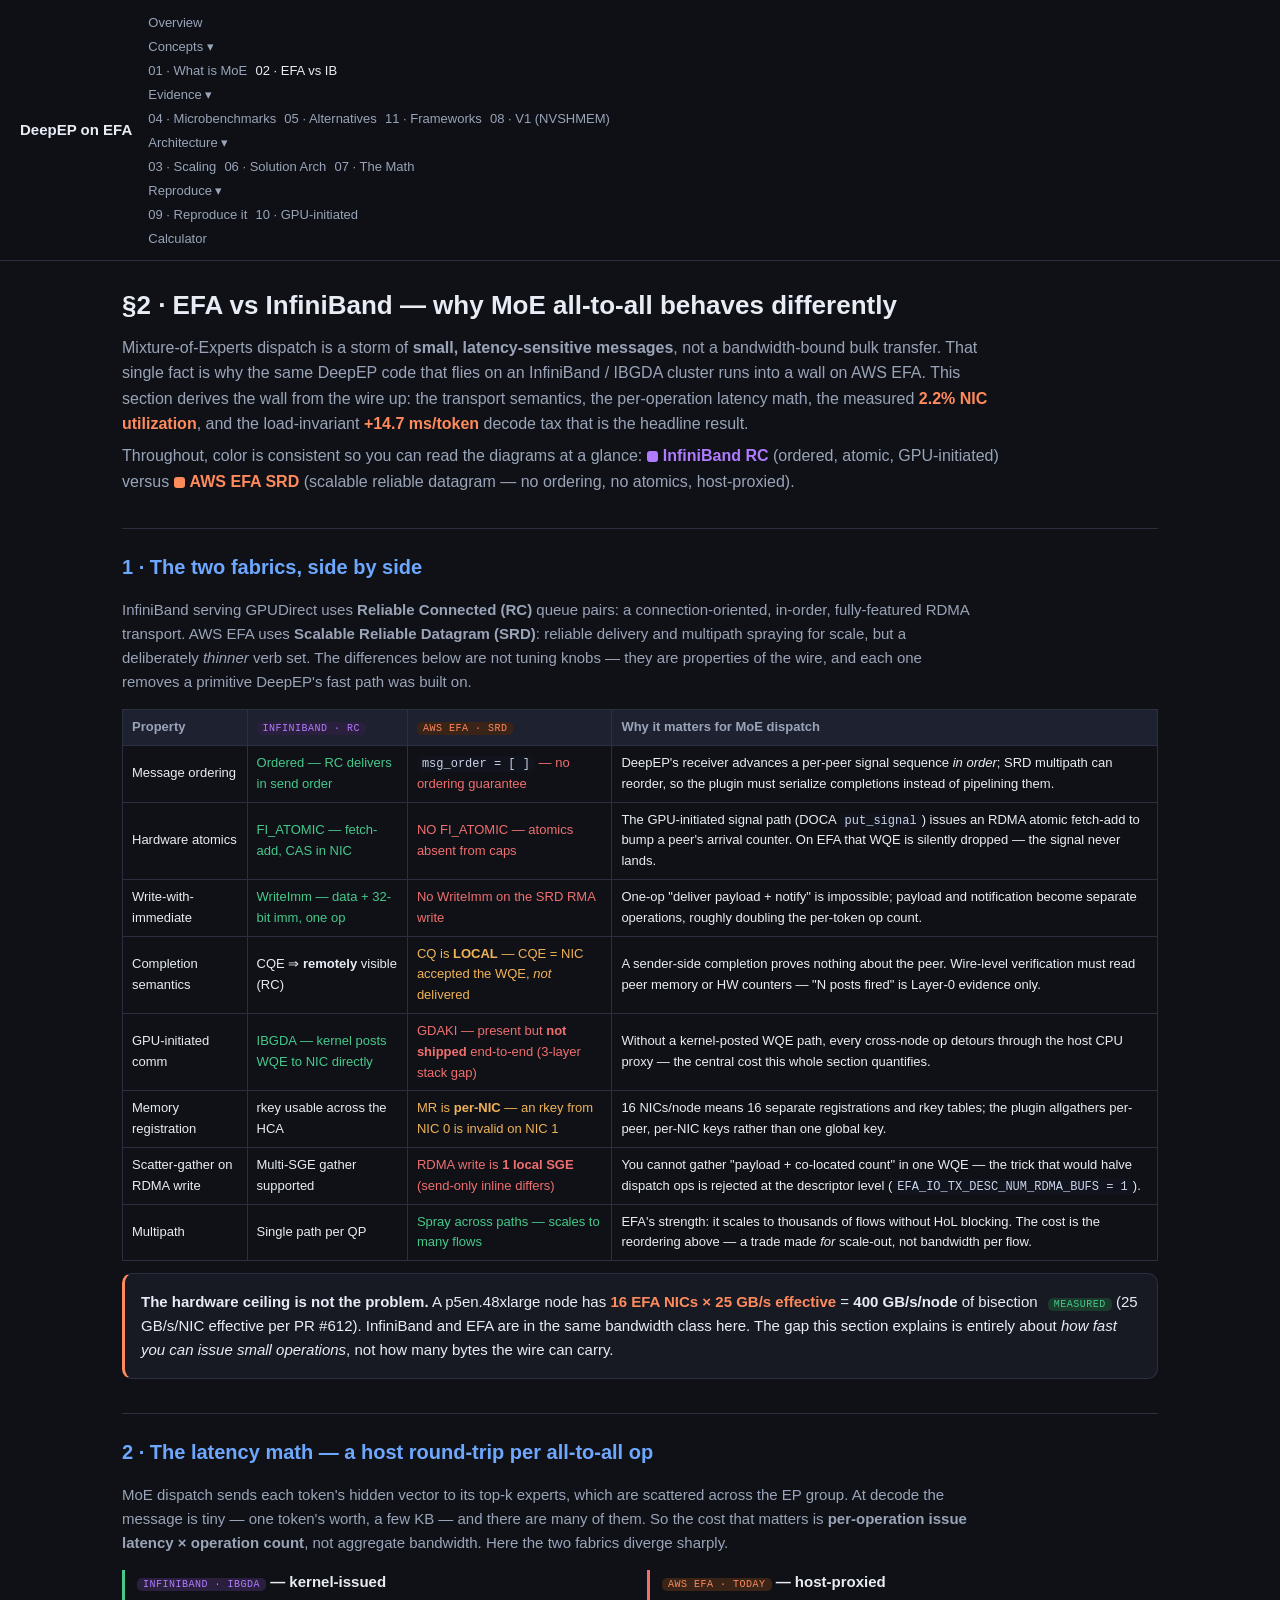
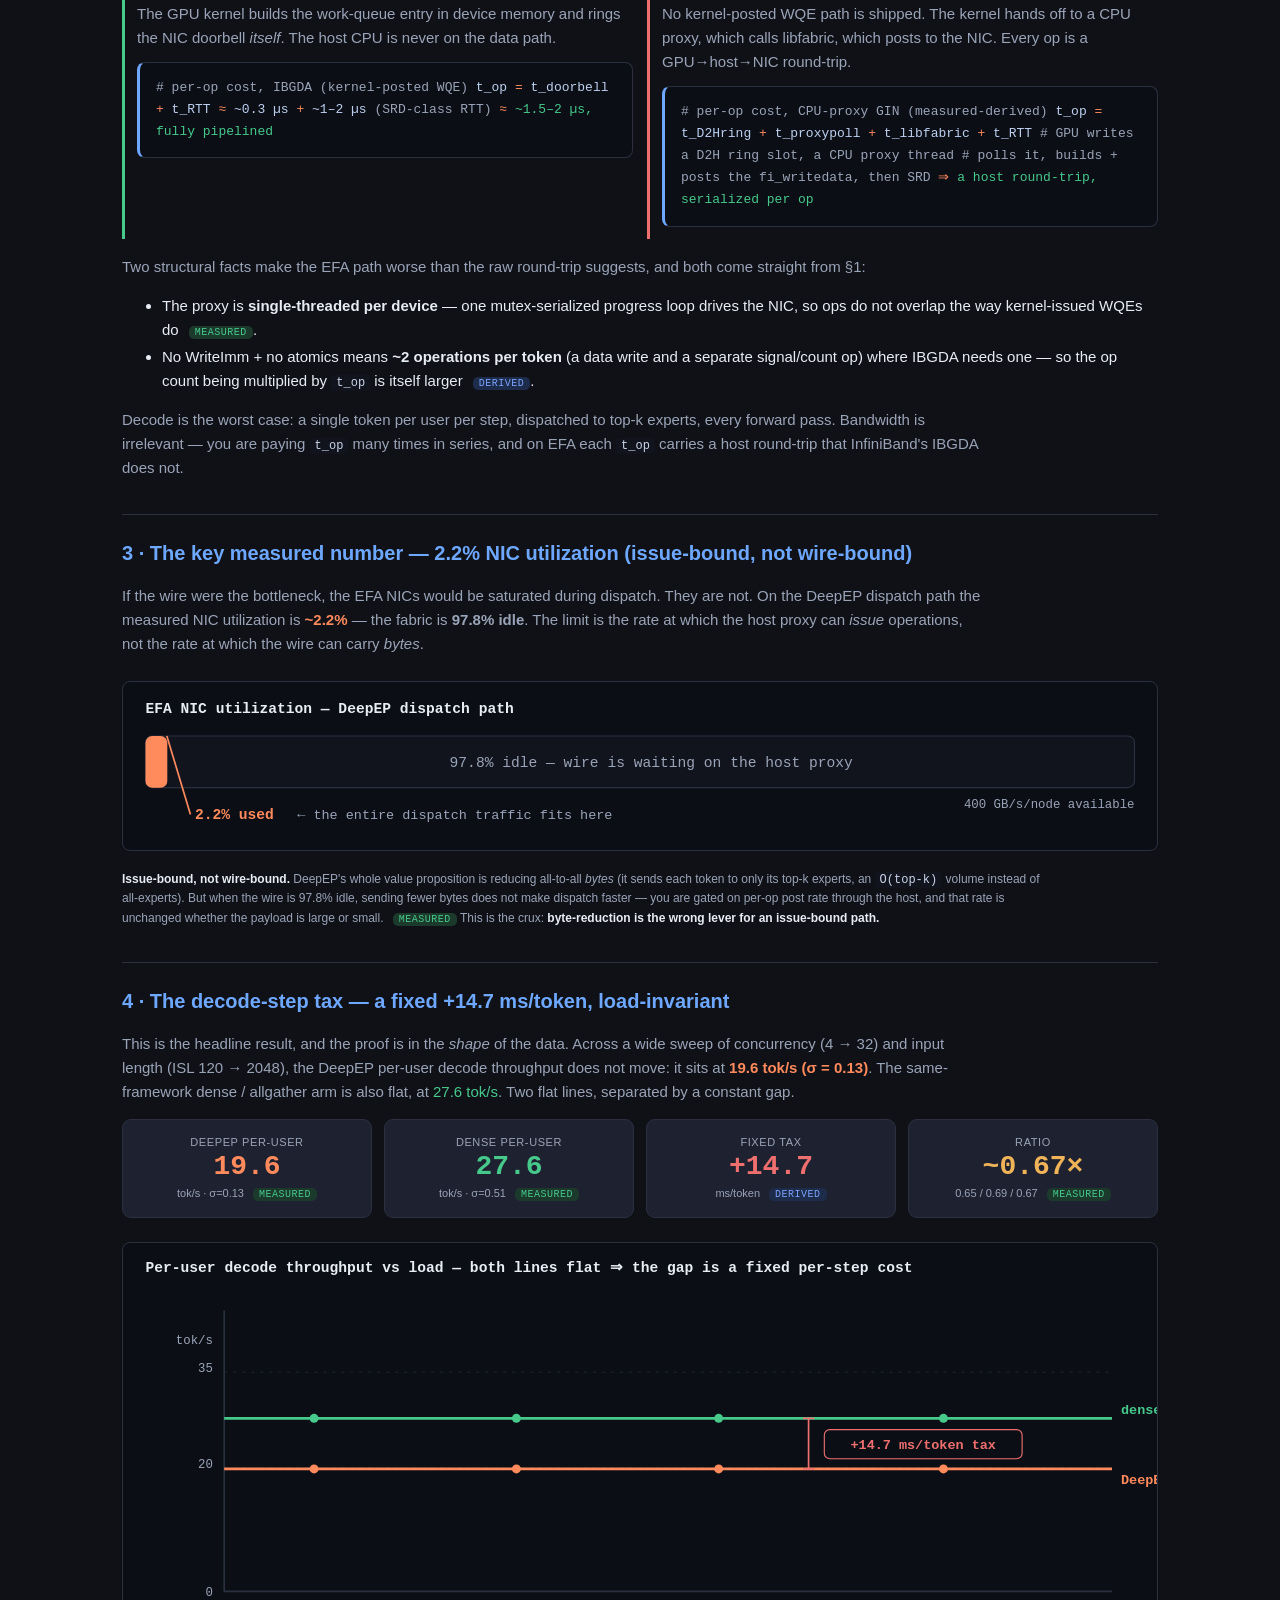
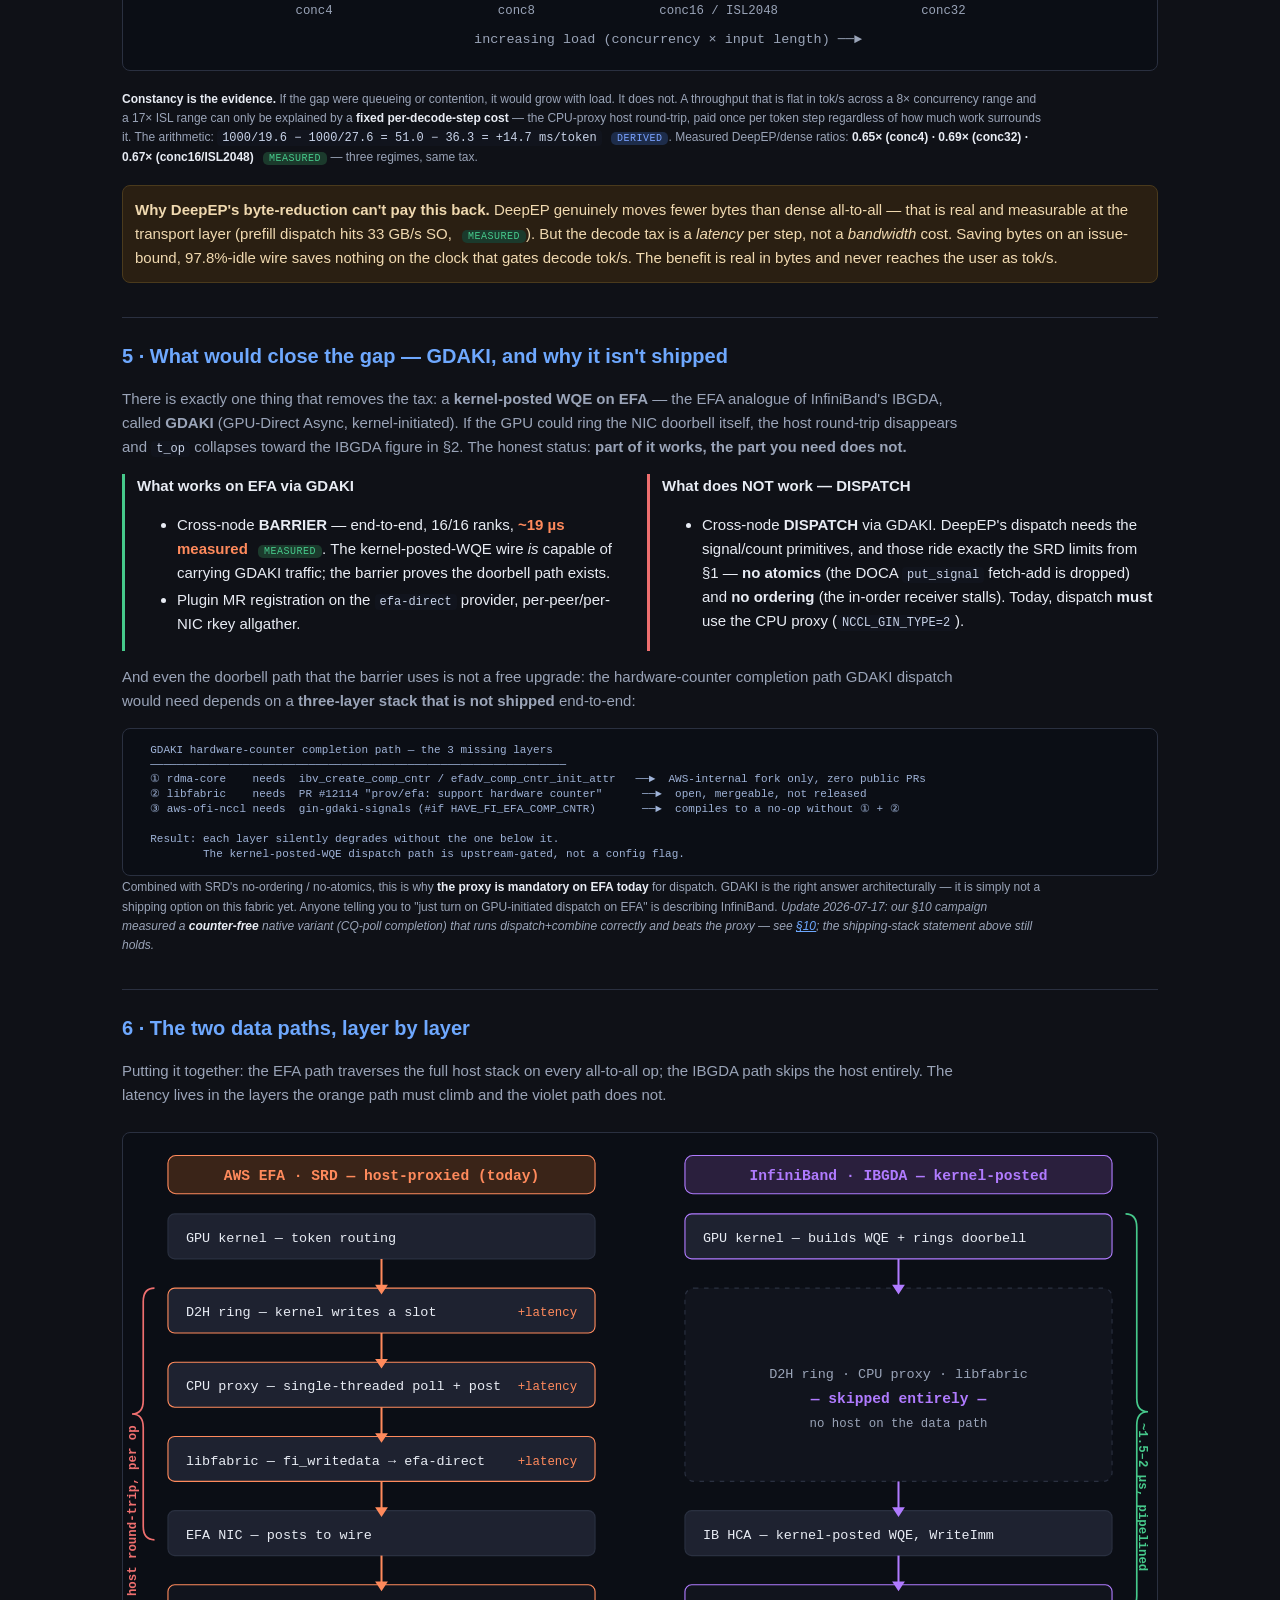
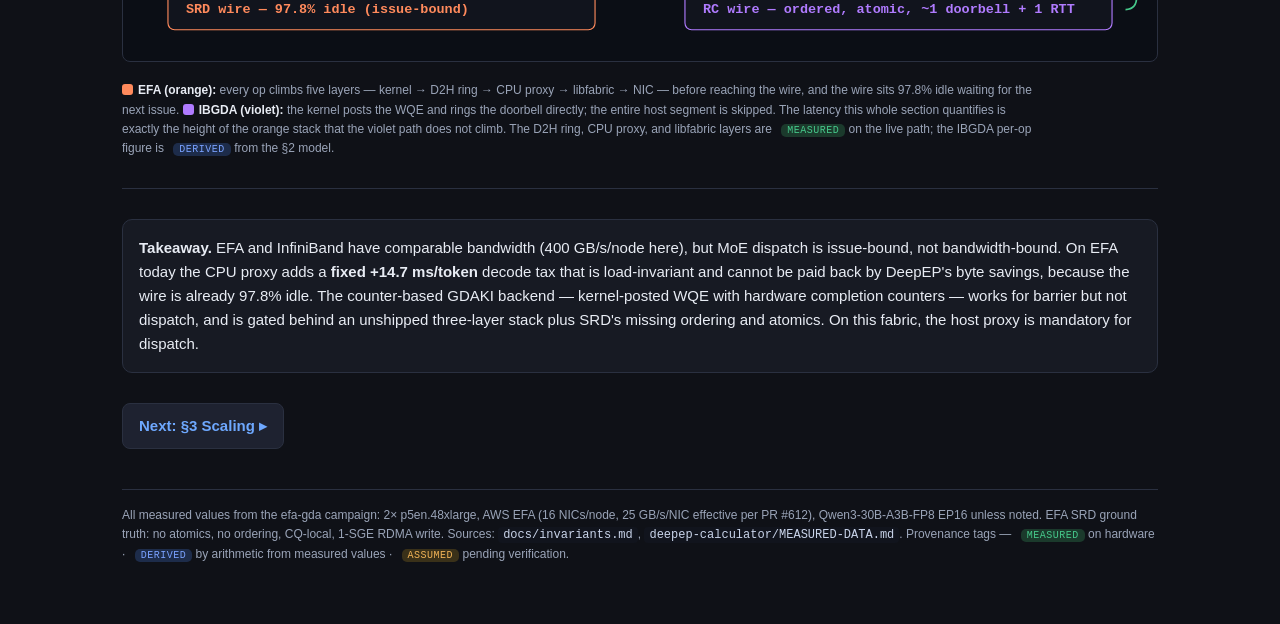
<file: sections/02-efa-vs-infiniband.html>
<!DOCTYPE html>
<html lang="en">
<head>
<meta charset="utf-8"/>
<meta name="viewport" content="width=device-width, initial-scale=1"/>
<title>§2 · EFA vs InfiniBand — why MoE all-to-all behaves differently | DeepEP-on-EFA</title>
<link rel="stylesheet" href="../assets/site.css">
<style>
  /* section-local: only what site.css doesn't already provide */
  .lead{font-size:16px;color:var(--mut);max-width:880px;margin:6px 0 4px}
  .key-ib{color:var(--ib);font-weight:700}.key-efa{color:var(--efa);font-weight:700}
  .swatch{display:inline-block;width:11px;height:11px;border-radius:3px;vertical-align:-1px;margin-right:5px}
  table.fab td:not(:first-child),table.fab th:not(:first-child){text-align:left}
  .mathblock{font:13px/1.7 var(--mono);background:#0b0e15;border:1px solid var(--line);border-left:3px solid var(--accent);
    border-radius:8px;padding:14px 16px;color:#bcd0f0;margin:12px 0;overflow-x:auto}
  .mathblock .res{color:var(--good)}.mathblock .lbl{color:var(--mut)}.mathblock .op{color:var(--efa)}
  .tag-ib{display:inline-block;font:10px var(--mono);background:#2a1f3d;color:var(--ib);padding:1px 6px;border-radius:5px;text-transform:uppercase;letter-spacing:.5px}
  .tag-efa{display:inline-block;font:10px var(--mono);background:#3a2418;color:var(--efa);padding:1px 6px;border-radius:5px;text-transform:uppercase;letter-spacing:.5px}
  .figcap{font-size:12px;color:var(--mut);margin:2px 0 18px;max-width:920px}
  .figcap b{color:var(--ink)}
  .kpi{display:grid;grid-template-columns:repeat(auto-fit,minmax(150px,1fr));gap:12px;margin:14px 0}
  .kpi .card{text-align:center}
  .kpi .big{font:28px/1 var(--mono);font-weight:700;margin:2px 0 4px}
  .kpi .lbl{font-size:11px;color:var(--mut);text-transform:uppercase;letter-spacing:.6px}
  .next{display:inline-block;margin-top:18px;padding:10px 16px;background:var(--panel2);border:1px solid var(--line);
    border-radius:8px;text-decoration:none;color:var(--accent);font-weight:700}
  .next:hover{border-color:var(--accent)}
  hr.rule{border:0;border-top:1px solid var(--line);margin:30px 0}
</style>
</head>
<body>

<header class="site">
  <span class="brand">DeepEP on EFA</span>
  <nav>
    <a href="../index.html">Overview</a>
    <div class="dropdown">
      <a href="#" class="dropbtn">Concepts ▾</a>
      <div class="dropdown-content">
        <a href="01-what-is-moe.html">01 · What is MoE</a>
        <a href="02-efa-vs-infiniband.html" style="color:var(--ink)">02 · EFA vs IB</a>
      </div>
    </div>
    <div class="dropdown">
      <a href="#" class="dropbtn">Evidence ▾</a>
      <div class="dropdown-content">
        <a href="04-microbenchmarks.html">04 · Microbenchmarks</a>
        <a href="05-alternatives.html">05 · Alternatives</a>
        <a href="11-frameworks.html">11 · Frameworks</a>
        <a href="08-v1-nvshmem-backend.html">08 · V1 (NVSHMEM)</a>
      </div>
    </div>
    <div class="dropdown">
      <a href="#" class="dropbtn">Architecture ▾</a>
      <div class="dropdown-content">
        <a href="03-scaling.html">03 · Scaling</a>
        <a href="06-solution-arch.html">06 · Solution Arch</a>
        <a href="07-the-math.html">07 · The Math</a>
      </div>
    </div>
    <div class="dropdown">
      <a href="#" class="dropbtn">Reproduce ▾</a>
      <div class="dropdown-content">
        <a href="09-public-repro.html">09 · Reproduce it</a>
        <a href="10-gpu-initiated-native.html">10 · GPU-initiated</a>
      </div>
    </div>
    <a href="../calculator/">Calculator</a>
  </nav>
</header>

<div class="wrap">

  <h1>§2 · EFA vs InfiniBand — why MoE all-to-all behaves differently</h1>
  <p class="lead">Mixture-of-Experts dispatch is a storm of <b>small, latency-sensitive messages</b>, not a
  bandwidth-bound bulk transfer. That single fact is why the same DeepEP code that flies on an InfiniBand /
  IBGDA cluster runs into a wall on AWS EFA. This section derives the wall from the wire up: the transport
  semantics, the per-operation latency math, the measured <span class="key-efa">2.2% NIC utilization</span>,
  and the load-invariant <span class="key-efa">+14.7&nbsp;ms/token</span> decode tax that is the headline result.</p>
  <p class="lead">Throughout, color is consistent so you can read the diagrams at a glance:
  <span class="swatch" style="background:#b07bff"></span><span class="key-ib">InfiniBand&nbsp;RC</span> (ordered,
  atomic, GPU-initiated) versus
  <span class="swatch" style="background:#ff8a5c"></span><span class="key-efa">AWS&nbsp;EFA&nbsp;SRD</span>
  (scalable reliable datagram — no ordering, no atomics, host-proxied).</p>

  <!-- ============================================================ 1. TWO FABRICS ============================================================ -->
  <h2>1 · The two fabrics, side by side</h2>
  <p class="sub">InfiniBand serving GPUDirect uses <b>Reliable Connected (RC)</b> queue pairs: a connection-oriented,
  in-order, fully-featured RDMA transport. AWS EFA uses <b>Scalable Reliable Datagram (SRD)</b>: reliable delivery
  and multipath spraying for scale, but a deliberately <i>thinner</i> verb set. The differences below are not
  tuning knobs — they are properties of the wire, and each one removes a primitive DeepEP's fast path was built on.</p>

  <table class="fab">
    <tr>
      <th>Property</th>
      <th><span class="tag-ib">InfiniBand · RC</span></th>
      <th><span class="tag-efa">AWS EFA · SRD</span></th>
      <th>Why it matters for MoE dispatch</th>
    </tr>
    <tr>
      <td>Message ordering</td>
      <td class="good">Ordered — RC delivers in send order</td>
      <td class="bad"><code>msg_order = [ ]</code> — no ordering guarantee</td>
      <td>DeepEP's receiver advances a per-peer signal sequence <i>in order</i>; SRD multipath can reorder, so the
        plugin must serialize completions instead of pipelining them.</td>
    </tr>
    <tr>
      <td>Hardware atomics</td>
      <td class="good">FI_ATOMIC — fetch-add, CAS in NIC</td>
      <td class="bad">NO FI_ATOMIC — atomics absent from caps</td>
      <td>The GPU-initiated signal path (DOCA <code>put_signal</code>) issues an RDMA atomic fetch-add to bump a
        peer's arrival counter. On EFA that WQE is silently dropped — the signal never lands.</td>
    </tr>
    <tr>
      <td>Write-with-immediate</td>
      <td class="good">WriteImm — data + 32-bit imm, one op</td>
      <td class="bad">No WriteImm on the SRD RMA write</td>
      <td>One-op "deliver payload + notify" is impossible; payload and notification become separate operations,
        roughly doubling the per-token op count.</td>
    </tr>
    <tr>
      <td>Completion semantics</td>
      <td>CQE ⇒ <b>remotely</b> visible (RC)</td>
      <td class="warn">CQ is <b>LOCAL</b> — CQE = NIC accepted the WQE, <i>not</i> delivered</td>
      <td>A sender-side completion proves nothing about the peer. Wire-level verification must read peer memory
        or HW counters — "N posts fired" is Layer-0 evidence only.</td>
    </tr>
    <tr>
      <td>GPU-initiated comm</td>
      <td class="good">IBGDA — kernel posts WQE to NIC directly</td>
      <td class="bad">GDAKI — present but <b>not shipped</b> end-to-end (3-layer stack gap)</td>
      <td>Without a kernel-posted WQE path, every cross-node op detours through the host CPU proxy — the central
        cost this whole section quantifies.</td>
    </tr>
    <tr>
      <td>Memory registration</td>
      <td>rkey usable across the HCA</td>
      <td class="warn">MR is <b>per-NIC</b> — an rkey from NIC&nbsp;0 is invalid on NIC&nbsp;1</td>
      <td>16 NICs/node means 16 separate registrations and rkey tables; the plugin allgathers per-peer, per-NIC
        keys rather than one global key.</td>
    </tr>
    <tr>
      <td>Scatter-gather on RDMA write</td>
      <td>Multi-SGE gather supported</td>
      <td class="bad">RDMA write is <b>1 local SGE</b> (send-only inline differs)</td>
      <td>You cannot gather "payload + co-located count" in one WQE — the trick that would halve dispatch ops is
        rejected at the descriptor level (<code>EFA_IO_TX_DESC_NUM_RDMA_BUFS = 1</code>).</td>
    </tr>
    <tr>
      <td>Multipath</td>
      <td>Single path per QP</td>
      <td class="good">Spray across paths — scales to many flows</td>
      <td>EFA's strength: it scales to thousands of flows without HoL blocking. The cost is the reordering above —
        a trade made <i>for</i> scale-out, not bandwidth per flow.</td>
    </tr>
  </table>

  <div class="panel" style="border-left:3px solid var(--efa)">
    <b>The hardware ceiling is not the problem.</b> A p5en.48xlarge node has
    <span class="key-efa">16 EFA NICs × 25 GB/s effective</span> = <b>400 GB/s/node</b> of bisection
    <span class="pill m">measured</span> (25 GB/s/NIC effective per PR&nbsp;#612). InfiniBand and EFA are in the
    same bandwidth class here. The gap this section explains is entirely about <i>how fast you can issue small
    operations</i>, not how many bytes the wire can carry.
  </div>

  <!-- ============================================================ 2. LATENCY MATH ============================================================ -->
  <h2>2 · The latency math — a host round-trip per all-to-all op</h2>
  <p class="sub">MoE dispatch sends each token's hidden vector to its top-k experts, which are scattered across the
  EP group. At decode the message is tiny — one token's worth, a few KB — and there are many of them. So the cost
  that matters is <b>per-operation issue latency × operation count</b>, not aggregate bandwidth. Here the two
  fabrics diverge sharply.</p>

  <div class="twocol">
    <div class="is"><b><span class="tag-ib">InfiniBand · IBGDA</span> — kernel-issued</b>
      <p class="mut" style="margin:8px 0">The GPU kernel builds the work-queue entry in device memory and rings the
      NIC doorbell <i>itself</i>. The host CPU is never on the data path.</p>
      <div class="mathblock"><span class="lbl"># per-op cost, IBGDA (kernel-posted WQE)</span>
t_op <span class="op">=</span> t_doorbell <span class="op">+</span> t_RTT
     <span class="op">≈</span>  ~0.3 µs  <span class="op">+</span>  ~1–2 µs   <span class="lbl">(SRD-class RTT)</span>
     <span class="op">≈</span> <span class="res">~1.5–2 µs, fully pipelined</span></div>
    </div>
    <div class="isnot"><b><span class="tag-efa">AWS EFA · today</span> — host-proxied</b>
      <p class="mut" style="margin:8px 0">No kernel-posted WQE path is shipped. The kernel hands off to a CPU
      proxy, which calls libfabric, which posts to the NIC. Every op is a GPU→host→NIC round-trip.</p>
      <div class="mathblock"><span class="lbl"># per-op cost, CPU-proxy GIN (measured-derived)</span>
t_op <span class="op">=</span> t_D2Hring <span class="op">+</span> t_proxypoll <span class="op">+</span> t_libfabric <span class="op">+</span> t_RTT
     <span class="lbl"># GPU writes a D2H ring slot, a CPU proxy thread</span>
     <span class="lbl"># polls it, builds + posts the fi_writedata, then SRD</span>
     <span class="op">⇒</span> <span class="res">a host round-trip, serialized per op</span></div>
    </div>
  </div>

  <p class="sub" style="margin-top:16px">Two structural facts make the EFA path worse than the raw round-trip
  suggests, and both come straight from §1:</p>
  <ul>
    <li>The proxy is <b>single-threaded per device</b> — one mutex-serialized progress loop drives the NIC, so ops
      do not overlap the way kernel-issued WQEs do <span class="pill m">measured</span>.</li>
    <li>No WriteImm + no atomics means <b>~2 operations per token</b> (a data write and a separate signal/count
      op) where IBGDA needs one — so the op count being multiplied by <code>t_op</code> is itself larger
      <span class="pill d">derived</span>.</li>
  </ul>

  <p class="sub">Decode is the worst case: a single token per user per step, dispatched to top-k experts, every
  forward pass. Bandwidth is irrelevant — you are paying <code>t_op</code> many times in series, and on EFA each
  <code>t_op</code> carries a host round-trip that InfiniBand's IBGDA does not.</p>

  <!-- ============================================================ 3. 2.2% NIC UTILIZATION ============================================================ -->
  <h2>3 · The key measured number — 2.2% NIC utilization (issue-bound, not wire-bound)</h2>
  <p class="sub">If the wire were the bottleneck, the EFA NICs would be saturated during dispatch. They are not.
  On the DeepEP dispatch path the measured NIC utilization is <span class="key-efa">~2.2%</span> — the fabric is
  <b>97.8% idle</b>. The limit is the rate at which the host proxy can <i>issue</i> operations, not the rate at
  which the wire can carry <i>bytes</i>.</p>

  <svg viewBox="0 0 920 150" role="img" aria-label="EFA NIC utilization on the DeepEP dispatch path: 2.2 percent used, 97.8 percent idle">
    <text x="20" y="28" fill="#e8ecf4" font-family="SFMono-Regular,Consolas,monospace" font-size="13" font-weight="700">EFA NIC utilization — DeepEP dispatch path</text>
    <!-- track -->
    <rect x="20" y="48" width="880" height="46" rx="6" fill="#11141d" stroke="#2a3040"/>
    <!-- used: 2.2% of 880 = 19.4px -->
    <rect x="20" y="48" width="19.4" height="46" rx="6" fill="#ff8a5c"/>
    <!-- idle label area -->
    <text x="470" y="76" fill="#9aa4b8" font-family="SFMono-Regular,Consolas,monospace" font-size="13" text-anchor="middle">97.8% idle — wire is waiting on the host proxy</text>
    <!-- callout to the sliver -->
    <line x1="39" y1="48" x2="60" y2="118" stroke="#ff8a5c" stroke-width="1.5"/>
    <text x="64" y="122" fill="#ff8a5c" font-family="SFMono-Regular,Consolas,monospace" font-size="13" font-weight="700">2.2% used</text>
    <text x="155" y="122" fill="#9aa4b8" font-family="SFMono-Regular,Consolas,monospace" font-size="12">← the entire dispatch traffic fits here</text>
    <!-- scale ticks -->
    <text x="900" y="112" fill="#9aa4b8" font-family="SFMono-Regular,Consolas,monospace" font-size="11" text-anchor="end">400 GB/s/node available</text>
  </svg>
  <p class="figcap"><b>Issue-bound, not wire-bound.</b> DeepEP's whole value proposition is reducing all-to-all
  <i>bytes</i> (it sends each token to only its top-k experts, an <code>O(top-k)</code> volume instead of
  all-experts). But when the wire is 97.8% idle, sending fewer bytes does not make dispatch faster — you are
  gated on per-op post rate through the host, and that rate is unchanged whether the payload is large or small.
  <span class="pill m">measured</span> This is the crux: <b>byte-reduction is the wrong lever for an issue-bound
  path.</b></p>

  <!-- ============================================================ 4. DECODE TAX ============================================================ -->
  <h2>4 · The decode-step tax — a fixed +14.7 ms/token, load-invariant</h2>
  <p class="sub">This is the headline result, and the proof is in the <i>shape</i> of the data. Across a wide sweep
  of concurrency (4 → 32) and input length (ISL 120 → 2048), the DeepEP per-user decode throughput does not
  move: it sits at <span class="key-efa">19.6 tok/s (σ = 0.13)</span>. The same-framework dense / allgather arm is
  also flat, at <span class="good">27.6 tok/s</span>. Two flat lines, separated by a constant gap.</p>

  <div class="kpi">
    <div class="card"><div class="lbl">DeepEP per-user</div><div class="big" style="color:var(--efa)">19.6</div><div class="mut" style="font-size:11px">tok/s · σ=0.13 <span class="pill m">measured</span></div></div>
    <div class="card"><div class="lbl">Dense per-user</div><div class="big" style="color:var(--good)">27.6</div><div class="mut" style="font-size:11px">tok/s · σ=0.51 <span class="pill m">measured</span></div></div>
    <div class="card"><div class="lbl">Fixed tax</div><div class="big" style="color:var(--bad)">+14.7</div><div class="mut" style="font-size:11px">ms/token <span class="pill d">derived</span></div></div>
    <div class="card"><div class="lbl">Ratio</div><div class="big" style="color:var(--warn)">~0.67×</div><div class="mut" style="font-size:11px">0.65 / 0.69 / 0.67 <span class="pill m">measured</span></div></div>
  </div>

  <svg viewBox="0 0 920 380" role="img" aria-label="Per-user decode throughput is flat across load for both DeepEP and dense; the constant gap is the fixed proxy tax">
    <!-- plot frame -->
    <text x="20" y="26" fill="#e8ecf4" font-family="SFMono-Regular,Consolas,monospace" font-size="13" font-weight="700">Per-user decode throughput vs load — both lines flat ⇒ the gap is a fixed per-step cost</text>
    <!-- axes -->
    <line x1="90" y1="60" x2="90" y2="310" stroke="#2a3040" stroke-width="1.5"/>
    <line x1="90" y1="310" x2="880" y2="310" stroke="#2a3040" stroke-width="1.5"/>
    <!-- y ticks -->
    <text x="80" y="314" fill="#9aa4b8" font-family="monospace" font-size="11" text-anchor="end">0</text>
    <text x="80" y="200" fill="#9aa4b8" font-family="monospace" font-size="11" text-anchor="end">20</text>
    <text x="80" y="115" fill="#9aa4b8" font-family="monospace" font-size="11" text-anchor="end">35</text>
    <text x="80" y="90" fill="#9aa4b8" font-family="monospace" font-size="11" text-anchor="end">tok/s</text>
    <!-- gridlines -->
    <line x1="90" y1="200" x2="880" y2="200" stroke="#2a3040" stroke-width="1" stroke-dasharray="3 5" opacity="0.6"/>
    <line x1="90" y1="115" x2="880" y2="115" stroke="#2a3040" stroke-width="1" stroke-dasharray="3 5" opacity="0.6"/>
    <!-- x ticks: load sweep -->
    <text x="170" y="330" fill="#9aa4b8" font-family="monospace" font-size="11" text-anchor="middle">conc4</text>
    <text x="350" y="330" fill="#9aa4b8" font-family="monospace" font-size="11" text-anchor="middle">conc8</text>
    <text x="530" y="330" fill="#9aa4b8" font-family="monospace" font-size="11" text-anchor="middle">conc16 / ISL2048</text>
    <text x="730" y="330" fill="#9aa4b8" font-family="monospace" font-size="11" text-anchor="middle">conc32</text>
    <text x="485" y="356" fill="#9aa4b8" font-family="monospace" font-size="12" text-anchor="middle">increasing load (concurrency × input length) ──►</text>

    <!-- dense flat line @ 27.6 -> y = 310 - 27.6/35*195 = 310 - 153.8 = 156.2 -->
    <line x1="90" y1="156" x2="880" y2="156" stroke="#46c98b" stroke-width="2.5"/>
    <circle cx="170" cy="156" r="4" fill="#46c98b"/><circle cx="350" cy="156" r="4" fill="#46c98b"/>
    <circle cx="530" cy="156" r="4" fill="#46c98b"/><circle cx="730" cy="156" r="4" fill="#46c98b"/>
    <text x="888" y="152" fill="#46c98b" font-family="monospace" font-size="12" font-weight="700">dense 27.6</text>

    <!-- deepep flat line @ 19.6 -> y = 310 - 19.6/35*195 = 310 - 109.2 = 200.8 -->
    <line x1="90" y1="201" x2="880" y2="201" stroke="#ff8a5c" stroke-width="2.5"/>
    <circle cx="170" cy="201" r="4" fill="#ff8a5c"/><circle cx="350" cy="201" r="4" fill="#ff8a5c"/>
    <circle cx="530" cy="201" r="4" fill="#ff8a5c"/><circle cx="730" cy="201" r="4" fill="#ff8a5c"/>
    <text x="888" y="214" fill="#ff8a5c" font-family="monospace" font-size="12" font-weight="700">DeepEP 19.6</text>

    <!-- the gap bracket -->
    <line x1="610" y1="156" x2="610" y2="201" stroke="#ef6f6f" stroke-width="1.5"/>
    <line x1="605" y1="156" x2="615" y2="156" stroke="#ef6f6f" stroke-width="1.5"/>
    <line x1="605" y1="201" x2="615" y2="201" stroke="#ef6f6f" stroke-width="1.5"/>
    <rect x="624" y="166" width="176" height="26" rx="5" fill="#0b0e15" stroke="#ef6f6f"/>
    <text x="712" y="183" fill="#ef6f6f" font-family="monospace" font-size="12" font-weight="700" text-anchor="middle">+14.7 ms/token tax</text>
  </svg>
  <p class="figcap"><b>Constancy is the evidence.</b> If the gap were queueing or contention, it would grow with
  load. It does not. A throughput that is flat in tok/s across a 8× concurrency range and a 17× ISL range can only
  be explained by a <b>fixed per-decode-step cost</b> — the CPU-proxy host round-trip, paid once per token step
  regardless of how much work surrounds it. The arithmetic:
  <code>1000/19.6 − 1000/27.6 = 51.0 − 36.3 = +14.7&nbsp;ms/token</code> <span class="pill d">derived</span>.
  Measured DeepEP/dense ratios: <b>0.65× (conc4) · 0.69× (conc32) · 0.67× (conc16/ISL2048)</b>
  <span class="pill m">measured</span> — three regimes, same tax.</p>

  <div class="warnbox">
    <b>Why DeepEP's byte-reduction can't pay this back.</b> DeepEP genuinely moves fewer bytes than dense
    all-to-all — that is real and measurable at the transport layer (prefill dispatch hits 33 GB/s SO,
    <span class="pill m">measured</span>). But the decode tax is a <i>latency</i> per step, not a <i>bandwidth</i>
    cost. Saving bytes on an issue-bound, 97.8%-idle wire saves nothing on the clock that gates decode tok/s. The
    benefit is real in bytes and never reaches the user as tok/s.
  </div>

  <!-- ============================================================ 5. WHAT WOULD CLOSE THE GAP ============================================================ -->
  <h2>5 · What would close the gap — GDAKI, and why it isn't shipped</h2>
  <p class="sub">There is exactly one thing that removes the tax: a <b>kernel-posted WQE on EFA</b> — the EFA
  analogue of InfiniBand's IBGDA, called <b>GDAKI</b> (GPU-Direct Async, kernel-initiated). If the GPU could ring
  the NIC doorbell itself, the host round-trip disappears and <code>t_op</code> collapses toward the IBGDA figure
  in §2. The honest status: <b>part of it works, the part you need does not.</b></p>

  <div class="twocol">
    <div class="is"><b>What works on EFA via GDAKI</b>
      <ul>
        <li>Cross-node <b>BARRIER</b> — end-to-end, 16/16 ranks, <span class="key-efa">~19 µs measured</span>
          <span class="pill m">measured</span>. The kernel-posted-WQE wire <i>is</i> capable of carrying
          GDAKI traffic; the barrier proves the doorbell path exists.</li>
        <li>Plugin MR registration on the <code>efa-direct</code> provider, per-peer/per-NIC rkey allgather.</li>
      </ul>
    </div>
    <div class="isnot"><b>What does NOT work — DISPATCH</b>
      <ul>
        <li>Cross-node <b>DISPATCH</b> via GDAKI. DeepEP's dispatch needs the signal/count primitives, and those
          ride exactly the SRD limits from §1 — <b>no atomics</b> (the DOCA <code>put_signal</code> fetch-add is
          dropped) and <b>no ordering</b> (the in-order receiver stalls). Today, dispatch <b>must</b> use the
          CPU&nbsp;proxy (<code>NCCL_GIN_TYPE=2</code>).</li>
      </ul>
    </div>
  </div>

  <p class="sub" style="margin-top:14px">And even the doorbell path that the barrier uses is not a free upgrade:
  the hardware-counter completion path GDAKI dispatch would need depends on a <b>three-layer stack that is not
  shipped</b> end-to-end:</p>

  <div class="diag">  GDAKI hardware-counter completion path — the 3 missing layers
  ───────────────────────────────────────────────────────────────
  ① rdma-core    needs  ibv_create_comp_cntr / efadv_comp_cntr_init_attr   ──►  AWS-internal fork only, zero public PRs
  ② libfabric    needs  PR #12114 "prov/efa: support hardware counter"      ──►  open, mergeable, not released
  ③ aws-ofi-nccl needs  gin-gdaki-signals (#if HAVE_FI_EFA_COMP_CNTR)       ──►  compiles to a no-op without ① + ②

  Result: each layer silently degrades without the one below it.
          The kernel-posted-WQE dispatch path is upstream-gated, not a config flag.</div>
  <p class="figcap">Combined with SRD's no-ordering / no-atomics, this is why <b>the proxy is mandatory on EFA
  today</b> for dispatch. GDAKI is the right answer architecturally — it is simply not a shipping option on this
  fabric yet. Anyone telling you to "just turn on GPU-initiated dispatch on EFA" is describing InfiniBand. <i>Update 2026-07-17: our §10 campaign measured a <b>counter-free</b> native variant (CQ-poll completion) that runs dispatch+combine correctly and beats the proxy — see <a href="10-gpu-initiated-native.html">§10</a>; the shipping-stack statement above still holds.</i></p>

  <!-- ============================================================ 6. STACK DIAGRAM ============================================================ -->
  <h2>6 · The two data paths, layer by layer</h2>
  <p class="sub">Putting it together: the EFA path traverses the full host stack on every all-to-all op; the IBGDA
  path skips the host entirely. The latency lives in the layers the orange path must climb and the violet path
  does not.</p>

  <svg viewBox="0 0 920 470" role="img" aria-label="Layered stack diagram comparing the EFA CPU-proxy data path against the InfiniBand IBGDA kernel-posted path">
    <!-- column headers -->
    <rect x="40" y="20" width="380" height="34" rx="7" fill="#3a2418" stroke="#ff8a5c"/>
    <text x="230" y="42" fill="#ff8a5c" font-family="SFMono-Regular,Consolas,monospace" font-size="13" font-weight="700" text-anchor="middle">AWS EFA · SRD — host-proxied (today)</text>
    <rect x="500" y="20" width="380" height="34" rx="7" fill="#2a1f3d" stroke="#b07bff"/>
    <text x="690" y="42" fill="#b07bff" font-family="SFMono-Regular,Consolas,monospace" font-size="13" font-weight="700" text-anchor="middle">InfiniBand · IBGDA — kernel-posted</text>

    <!-- ===== EFA column: 5 boxes the op must climb ===== -->
    <!-- GPU kernel -->
    <rect x="40" y="72" width="380" height="40" rx="6" fill="#1e2230" stroke="#2a3040"/>
    <text x="56" y="97" fill="#e8ecf4" font-family="monospace" font-size="12">GPU kernel — token routing</text>
    <!-- D2H ring -->
    <rect x="40" y="138" width="380" height="40" rx="6" fill="#1e2230" stroke="#ff8a5c"/>
    <text x="56" y="163" fill="#e8ecf4" font-family="monospace" font-size="12">D2H ring — kernel writes a slot</text>
    <text x="404" y="163" fill="#ff8a5c" font-family="monospace" font-size="11" text-anchor="end">+latency</text>
    <!-- CPU proxy -->
    <rect x="40" y="204" width="380" height="40" rx="6" fill="#1e2230" stroke="#ff8a5c"/>
    <text x="56" y="229" fill="#e8ecf4" font-family="monospace" font-size="12">CPU proxy — single-threaded poll + post</text>
    <text x="404" y="229" fill="#ff8a5c" font-family="monospace" font-size="11" text-anchor="end">+latency</text>
    <!-- libfabric -->
    <rect x="40" y="270" width="380" height="40" rx="6" fill="#1e2230" stroke="#ff8a5c"/>
    <text x="56" y="295" fill="#e8ecf4" font-family="monospace" font-size="12">libfabric — fi_writedata → efa-direct</text>
    <text x="404" y="295" fill="#ff8a5c" font-family="monospace" font-size="11" text-anchor="end">+latency</text>
    <!-- EFA NIC -->
    <rect x="40" y="336" width="380" height="40" rx="6" fill="#1e2230" stroke="#2a3040"/>
    <text x="56" y="361" fill="#e8ecf4" font-family="monospace" font-size="12">EFA NIC — posts to wire</text>
    <!-- SRD wire -->
    <rect x="40" y="402" width="380" height="40" rx="6" fill="#11141d" stroke="#ff8a5c"/>
    <text x="56" y="427" fill="#ff8a5c" font-family="monospace" font-size="12" font-weight="700">SRD wire — 97.8% idle (issue-bound)</text>
    <!-- arrows down EFA -->
    <g stroke="#ff8a5c" stroke-width="1.8" fill="#ff8a5c">
      <line x1="230" y1="112" x2="230" y2="136"/><polygon points="226,136 234,136 230,142"/>
      <line x1="230" y1="178" x2="230" y2="202"/><polygon points="226,202 234,202 230,208"/>
      <line x1="230" y1="244" x2="230" y2="268"/><polygon points="226,268 234,268 230,274"/>
      <line x1="230" y1="310" x2="230" y2="334"/><polygon points="226,334 234,334 230,340"/>
      <line x1="230" y1="376" x2="230" y2="400"/><polygon points="226,400 234,400 230,406"/>
    </g>
    <!-- host-roundtrip brace -->
    <path d="M 28 138 q -10 0 -10 12 v 88 q 0 12 -10 12 q 10 0 10 12 v 88 q 0 12 10 12" fill="none" stroke="#ef6f6f" stroke-width="1.5"/>
    <text x="-138" y="262" transform="rotate(-90 12 262)" fill="#ef6f6f" font-family="monospace" font-size="11" font-weight="700">host round-trip, per op</text>

    <!-- ===== IBGDA column: GPU rings the doorbell directly ===== -->
    <!-- GPU kernel -->
    <rect x="500" y="72" width="380" height="40" rx="6" fill="#1e2230" stroke="#b07bff"/>
    <text x="516" y="97" fill="#e8ecf4" font-family="monospace" font-size="12">GPU kernel — builds WQE + rings doorbell</text>
    <!-- the skip -->
    <rect x="500" y="138" width="380" height="172" rx="8" fill="#11141d" stroke="#2a3040" stroke-dasharray="4 5"/>
    <text x="690" y="218" fill="#9aa4b8" font-family="monospace" font-size="12" text-anchor="middle">D2H ring · CPU proxy · libfabric</text>
    <text x="690" y="240" fill="#b07bff" font-family="monospace" font-size="13" text-anchor="middle" font-weight="700">— skipped entirely —</text>
    <text x="690" y="262" fill="#9aa4b8" font-family="monospace" font-size="11" text-anchor="middle">no host on the data path</text>
    <!-- IB NIC -->
    <rect x="500" y="336" width="380" height="40" rx="6" fill="#1e2230" stroke="#2a3040"/>
    <text x="516" y="361" fill="#e8ecf4" font-family="monospace" font-size="12">IB HCA — kernel-posted WQE, WriteImm</text>
    <!-- IB wire -->
    <rect x="500" y="402" width="380" height="40" rx="6" fill="#11141d" stroke="#b07bff"/>
    <text x="516" y="427" fill="#b07bff" font-family="monospace" font-size="12" font-weight="700">RC wire — ordered, atomic, ~1 doorbell + 1 RTT</text>
    <!-- arrows IB: kernel straight to NIC -->
    <g stroke="#b07bff" stroke-width="1.8" fill="#b07bff">
      <line x1="690" y1="112" x2="690" y2="136"/><polygon points="686,136 694,136 690,142"/>
      <line x1="690" y1="310" x2="690" y2="334"/><polygon points="686,334 694,334 690,340"/>
      <line x1="690" y1="376" x2="690" y2="400"/><polygon points="686,400 694,400 690,406"/>
    </g>
    <!-- fast-path brace -->
    <path d="M 892 72 q 10 0 10 12 v 152 q 0 12 10 12 q -10 0 -10 12 v 152 q 0 12 -10 12" fill="none" stroke="#46c98b" stroke-width="1.5"/>
    <text x="900" y="262" transform="rotate(90 904 262)" fill="#46c98b" font-family="monospace" font-size="11" font-weight="700">~1.5–2 µs, pipelined</text>
  </svg>
  <p class="figcap"><span class="swatch" style="background:#ff8a5c"></span><b>EFA (orange):</b> every op climbs five
  layers — kernel → D2H ring → CPU proxy → libfabric → NIC — before reaching the wire, and the wire sits 97.8%
  idle waiting for the next issue. <span class="swatch" style="background:#b07bff"></span><b>IBGDA (violet):</b>
  the kernel posts the WQE and rings the doorbell directly; the entire host segment is skipped. The latency this
  whole section quantifies is exactly the height of the orange stack that the violet path does not climb. The
  D2H ring, CPU proxy, and libfabric layers are <span class="pill m">measured</span> on the live path; the IBGDA
  per-op figure is <span class="pill d">derived</span> from the §2 model.</p>

  <hr class="rule"/>

  <div class="panel">
    <b>Takeaway.</b> EFA and InfiniBand have comparable bandwidth (400 GB/s/node here), but MoE dispatch is
    issue-bound, not bandwidth-bound. On EFA today the CPU proxy adds a <b>fixed +14.7 ms/token</b> decode tax
    that is load-invariant and cannot be paid back by DeepEP's byte savings, because the wire is already 97.8%
    idle. The counter-based GDAKI backend — kernel-posted WQE with hardware completion counters — works for barrier but not dispatch, and is gated
    behind an unshipped three-layer stack plus SRD's missing ordering and atomics. On this fabric, the host proxy
    is mandatory for dispatch.
  </div>

  <a class="next" href="03-scaling.html">Next: §3 Scaling ▸</a>

  <div class="foot">
    All measured values from the efa-gda campaign: 2× p5en.48xlarge, AWS EFA (16 NICs/node, 25 GB/s/NIC effective
    per PR&nbsp;#612), Qwen3-30B-A3B-FP8 EP16 unless noted. EFA SRD ground truth: no atomics, no ordering, CQ-local,
    1-SGE RDMA write. Sources: <code>docs/invariants.md</code>, <code>deepep-calculator/MEASURED-DATA.md</code>.
    Provenance tags — <span class="pill m">measured</span> on hardware ·
    <span class="pill d">derived</span> by arithmetic from measured values ·
    <span class="pill a">assumed</span> pending verification.
  </div>

</div>
</body>
</html>
</file>
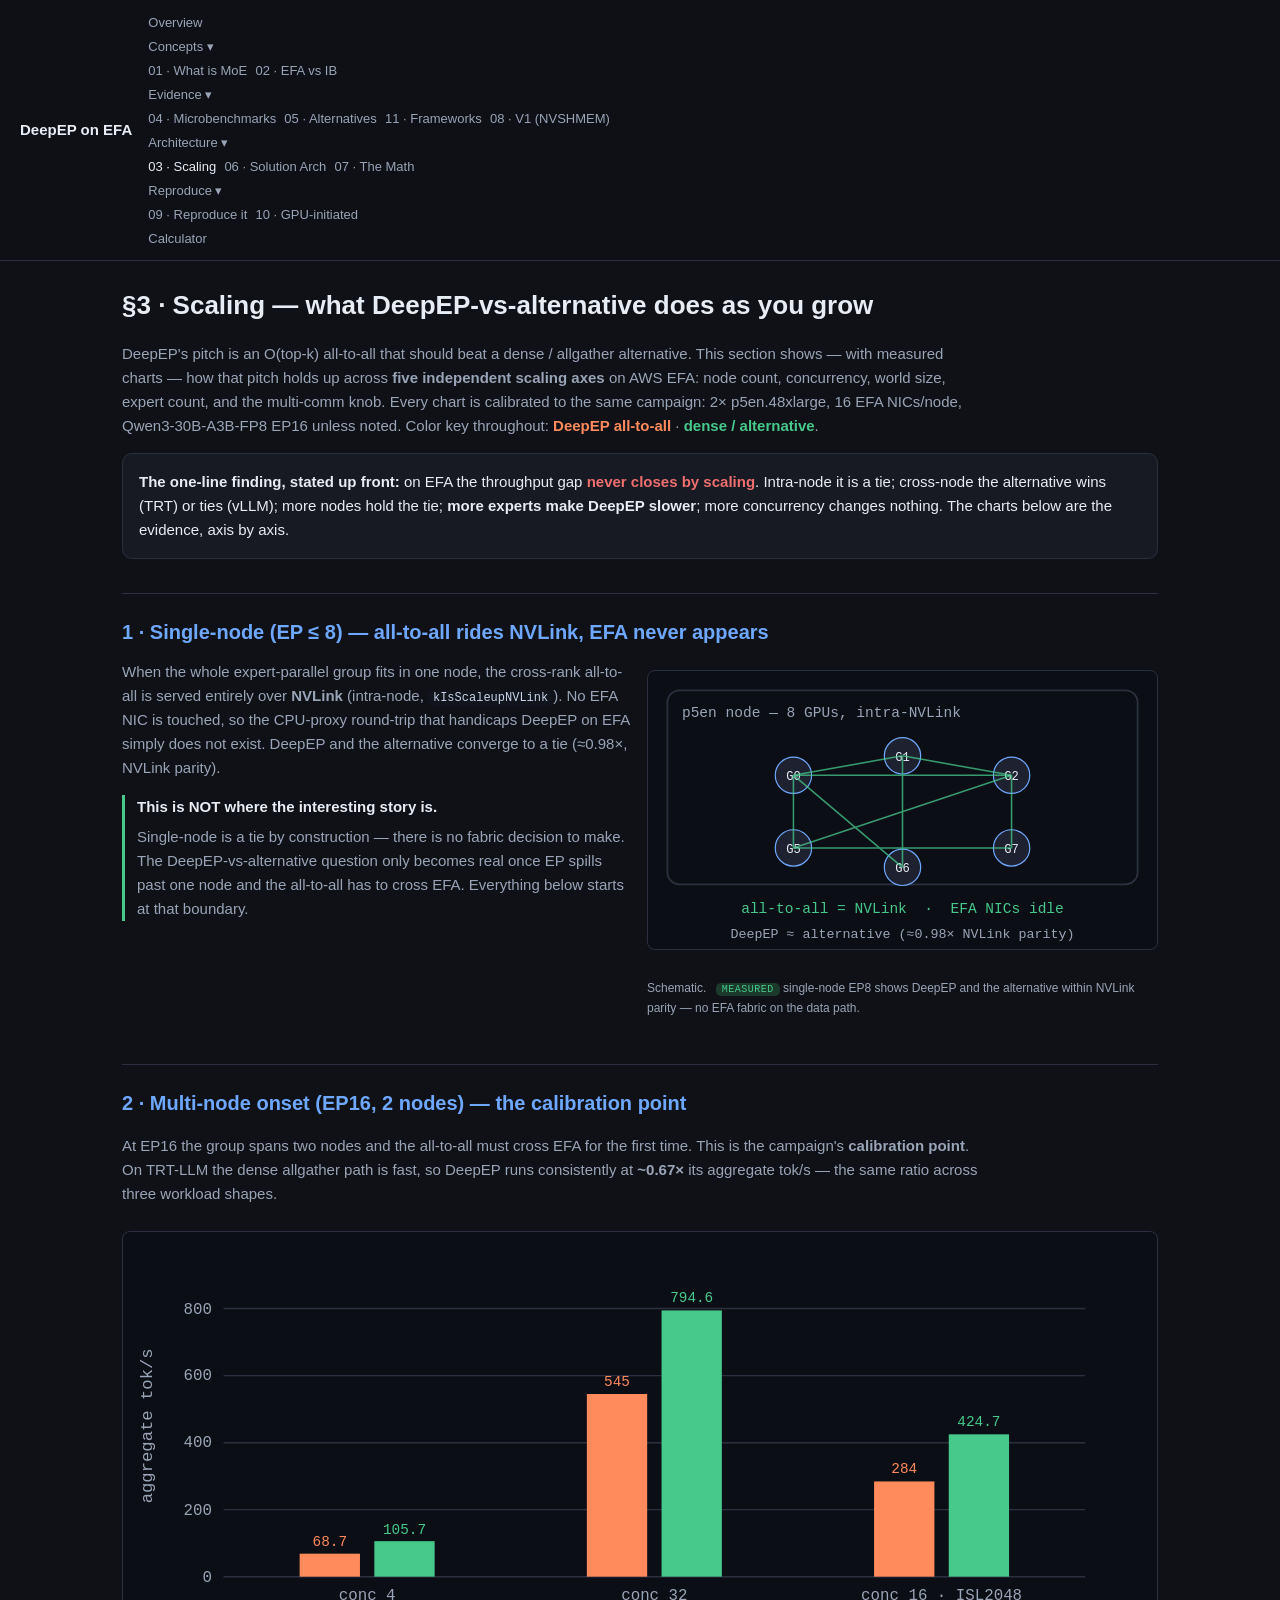
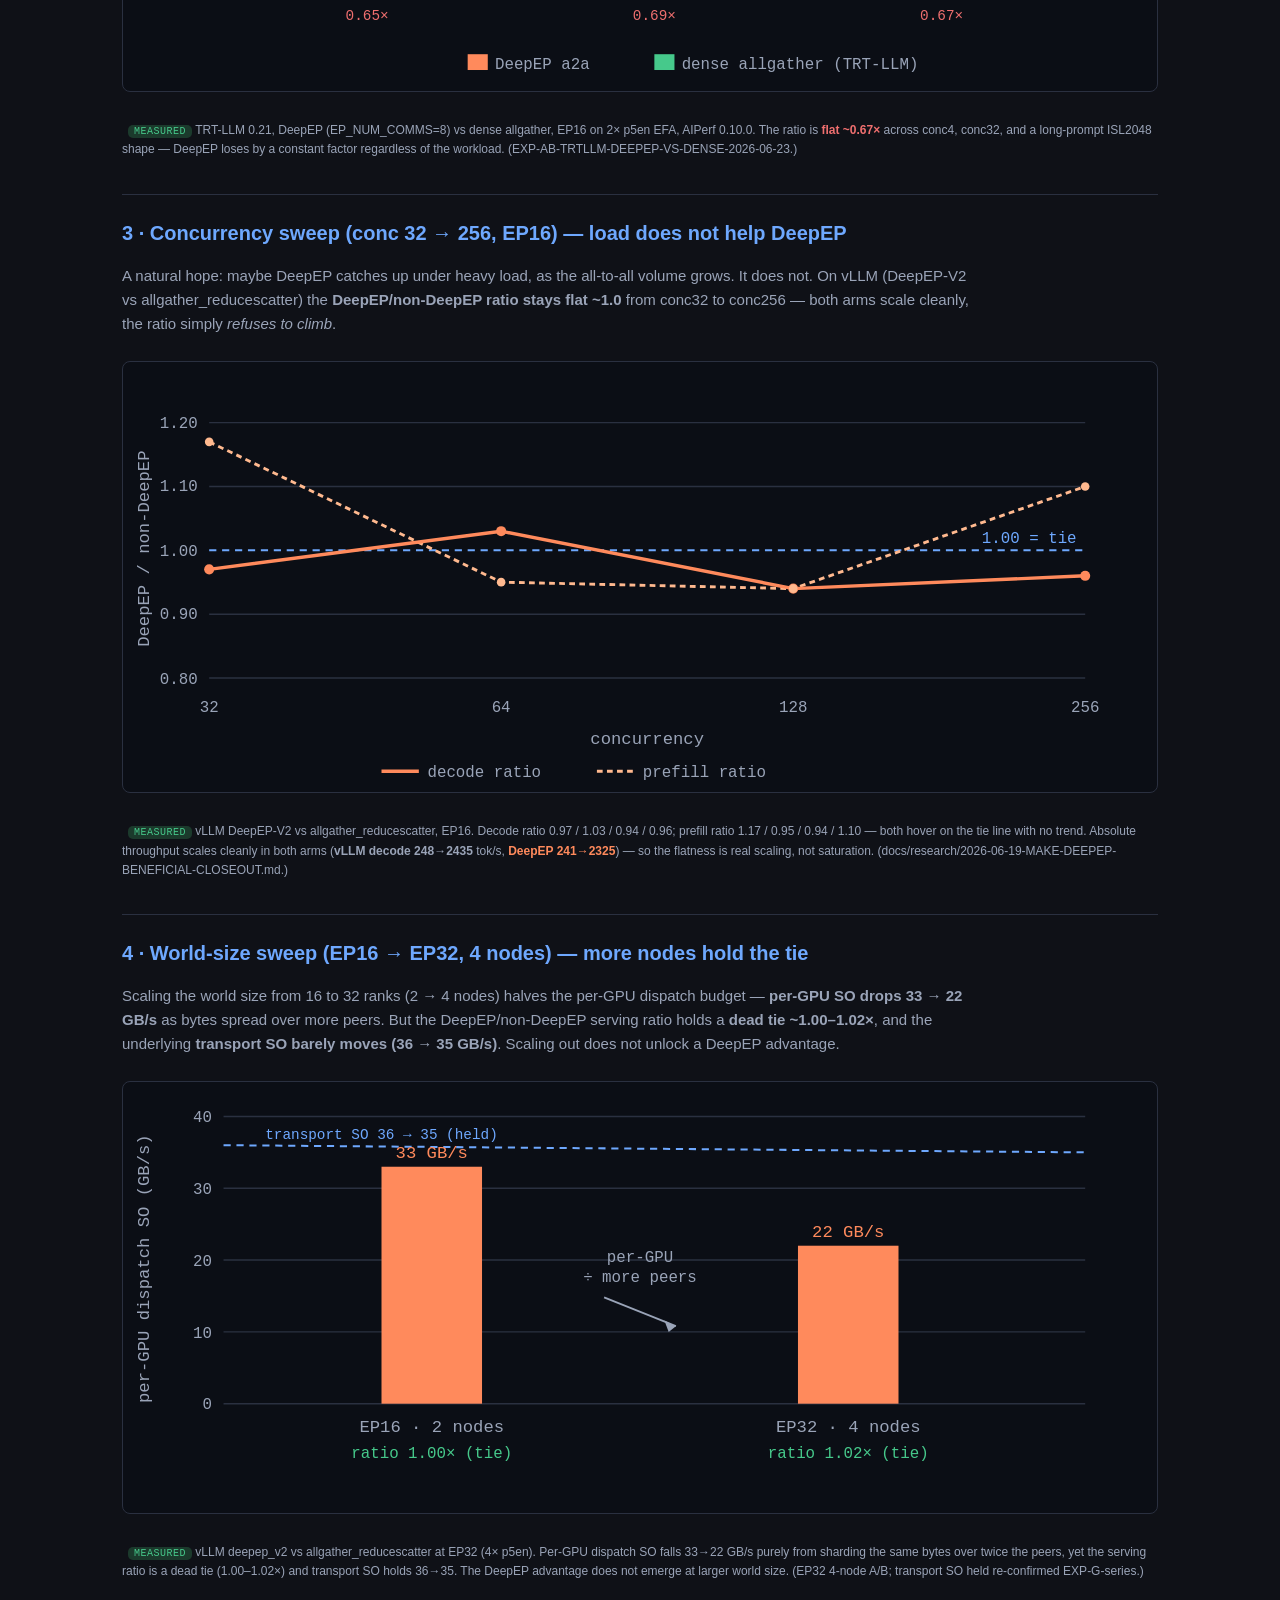
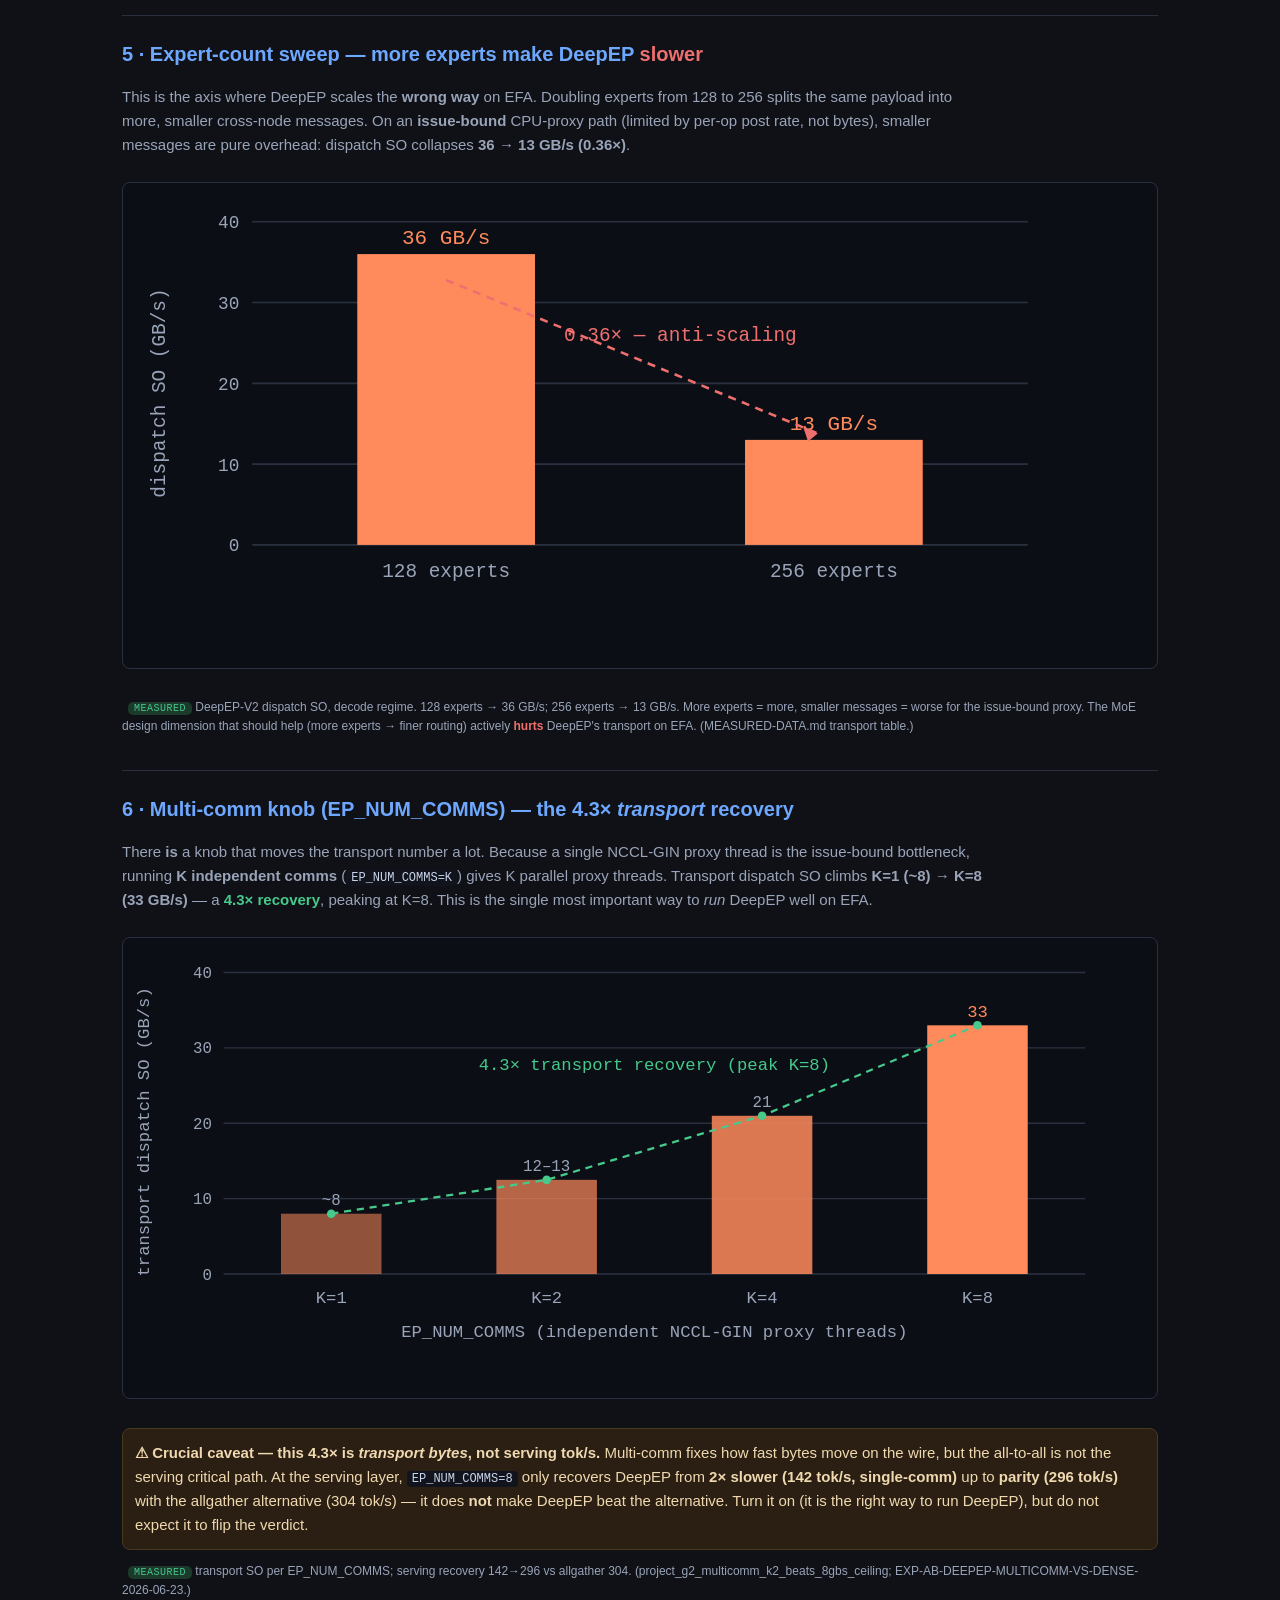
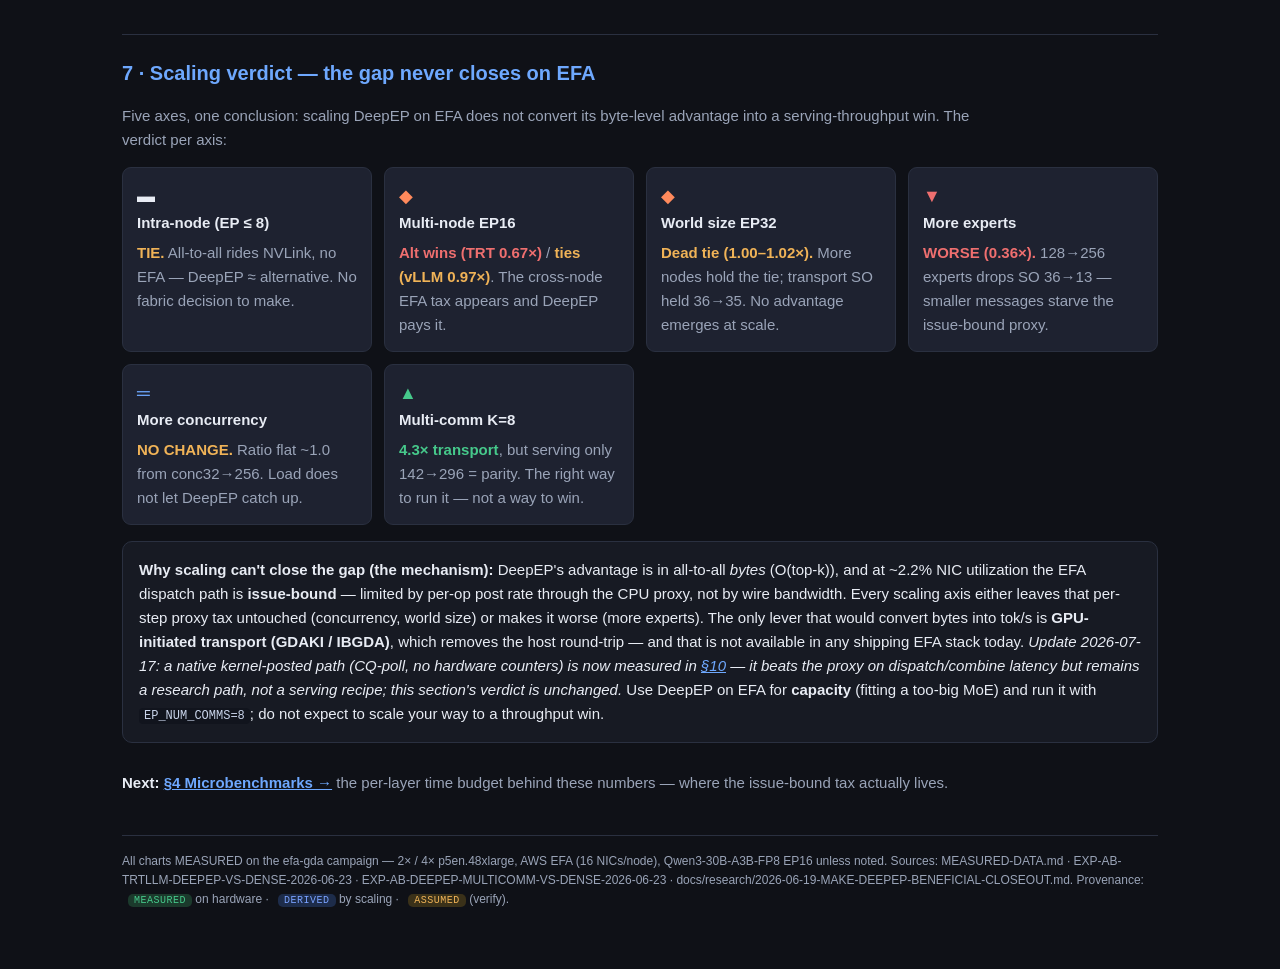
<file: sections/03-scaling.html>
<!DOCTYPE html>
<html lang="en">
<head>
<meta charset="utf-8"/>
<meta name="viewport" content="width=device-width, initial-scale=1"/>
<title>§3 · Scaling — single-node vs multi-node DeepEP-on-EFA, at every scale</title>
<link rel="stylesheet" href="../assets/site.css">
</head>
<body>

<header class="site">
  <span class="brand">DeepEP on EFA</span>
  <nav>
    <a href="../index.html">Overview</a>
    <div class="dropdown">
      <a href="#" class="dropbtn">Concepts ▾</a>
      <div class="dropdown-content">
        <a href="01-what-is-moe.html">01 · What is MoE</a>
        <a href="02-efa-vs-infiniband.html">02 · EFA vs IB</a>
      </div>
    </div>
    <div class="dropdown">
      <a href="#" class="dropbtn">Evidence ▾</a>
      <div class="dropdown-content">
        <a href="04-microbenchmarks.html">04 · Microbenchmarks</a>
        <a href="05-alternatives.html">05 · Alternatives</a>
        <a href="11-frameworks.html">11 · Frameworks</a>
        <a href="08-v1-nvshmem-backend.html">08 · V1 (NVSHMEM)</a>
      </div>
    </div>
    <div class="dropdown">
      <a href="#" class="dropbtn">Architecture ▾</a>
      <div class="dropdown-content">
        <a href="03-scaling.html" style="color:var(--ink)">03 · Scaling</a>
        <a href="06-solution-arch.html">06 · Solution Arch</a>
        <a href="07-the-math.html">07 · The Math</a>
      </div>
    </div>
    <div class="dropdown">
      <a href="#" class="dropbtn">Reproduce ▾</a>
      <div class="dropdown-content">
        <a href="09-public-repro.html">09 · Reproduce it</a>
        <a href="10-gpu-initiated-native.html">10 · GPU-initiated</a>
      </div>
    </div>
    <a href="../calculator/">Calculator</a>
  </nav>
</header>

<div class="wrap">

  <h1>§3 · Scaling — what DeepEP-vs-alternative does as you grow</h1>
  <p class="sub">DeepEP's pitch is an O(top-k) all-to-all that should beat a dense / allgather alternative.
  This section shows — with measured charts — how that pitch holds up across <b>five independent scaling
  axes</b> on AWS EFA: node count, concurrency, world size, expert count, and the multi-comm knob.
  Every chart is calibrated to the same campaign: 2× p5en.48xlarge, 16 EFA NICs/node, Qwen3-30B-A3B-FP8
  EP16 unless noted. Color key throughout: <b style="color:#ff8a5c">DeepEP all-to-all</b> ·
  <b style="color:#46c98b">dense / alternative</b>.</p>

  <div class="panel">
    <p style="margin:0"><b>The one-line finding, stated up front:</b> on EFA the throughput gap
    <b class="bad">never closes by scaling</b>. Intra-node it is a tie; cross-node the alternative wins
    (TRT) or ties (vLLM); more nodes hold the tie; <b>more experts make DeepEP slower</b>; more concurrency
    changes nothing. The charts below are the evidence, axis by axis.</p>
  </div>


  <!-- ================= 1 · SINGLE NODE ================= -->
  <h2>1 · Single-node (EP ≤ 8) — all-to-all rides NVLink, EFA never appears</h2>
  <div class="twocol">
    <div>
      <p class="sub" style="margin-top:0">When the whole expert-parallel group fits in one node, the
      cross-rank all-to-all is served entirely over <b>NVLink</b> (intra-node, <code>kIsScaleupNVLink</code>).
      No EFA NIC is touched, so the CPU-proxy round-trip that handicaps DeepEP on EFA simply does not exist.
      DeepEP and the alternative converge to a tie (≈0.98×, NVLink parity).</p>
      <div class="is"><b>This is NOT where the interesting story is.</b>
      <p class="mut" style="margin:6px 0 0">Single-node is a tie by construction — there is no fabric
      decision to make. The DeepEP-vs-alternative question only becomes real once EP spills past one node
      and the all-to-all has to cross EFA. Everything below starts at that boundary.</p></div>
    </div>
    <div>
      <!-- Schematic SVG: single node, NVLink mesh, no EFA -->
      <svg viewBox="0 0 420 230" role="img" aria-label="Single node topology: 8 GPUs on NVLink, no EFA fabric">
        <rect x="16" y="16" width="388" height="160" rx="10" fill="none" stroke="#2a3040" stroke-width="1.5"/>
        <text x="28" y="38" fill="#9aa4b8" font-size="12" font-family="monospace">p5en node — 8 GPUs, intra-NVLink</text>
        <!-- GPU nodes in a ring -->
        <g font-size="10" font-family="monospace" text-anchor="middle">
          <circle cx="120" cy="86"  r="15" fill="#1e2230" stroke="#6ea8fe"/><text x="120" y="90" fill="#e8ecf4">G0</text>
          <circle cx="210" cy="70"  r="15" fill="#1e2230" stroke="#6ea8fe"/><text x="210" y="74" fill="#e8ecf4">G1</text>
          <circle cx="300" cy="86"  r="15" fill="#1e2230" stroke="#6ea8fe"/><text x="300" y="90" fill="#e8ecf4">G2</text>
          <circle cx="120" cy="146" r="15" fill="#1e2230" stroke="#6ea8fe"/><text x="120" y="150" fill="#e8ecf4">G5</text>
          <circle cx="210" cy="162" r="15" fill="#1e2230" stroke="#6ea8fe"/><text x="210" y="166" fill="#e8ecf4">G6</text>
          <circle cx="300" cy="146" r="15" fill="#1e2230" stroke="#6ea8fe"/><text x="300" y="150" fill="#e8ecf4">G7</text>
        </g>
        <!-- NVLink mesh lines -->
        <g stroke="#46c98b" stroke-width="1.3" opacity="0.75">
          <line x1="120" y1="86" x2="210" y2="70"/><line x1="210" y1="70" x2="300" y2="86"/>
          <line x1="120" y1="86" x2="300" y2="86"/><line x1="120" y1="146" x2="300" y2="146"/>
          <line x1="120" y1="86" x2="120" y2="146"/><line x1="300" y1="86" x2="300" y2="146"/>
          <line x1="210" y1="70" x2="210" y2="162"/><line x1="120" y1="86" x2="210" y2="162"/>
          <line x1="300" y1="86" x2="120" y2="146"/>
        </g>
        <text x="210" y="200" fill="#46c98b" font-size="12" font-family="monospace" text-anchor="middle">all-to-all = NVLink&#160; ·&#160; EFA NICs idle</text>
        <text x="210" y="220" fill="#9aa4b8" font-size="11" font-family="monospace" text-anchor="middle">DeepEP ≈ alternative (≈0.98× NVLink parity)</text>
      </svg>
      <p class="legend">Schematic. <span class="pill m">measured</span> single-node EP8 shows DeepEP and the
      alternative within NVLink parity — no EFA fabric on the data path.</p>
    </div>
  </div>


  <!-- ================= 2 · MULTI-NODE ONSET ================= -->
  <h2>2 · Multi-node onset (EP16, 2 nodes) — the calibration point</h2>
  <p class="sub">At EP16 the group spans two nodes and the all-to-all must cross EFA for the first time.
  This is the campaign's <b>calibration point</b>. On TRT-LLM the dense allgather path is fast, so DeepEP
  runs consistently at <b>~0.67×</b> its aggregate tok/s — the same ratio across three workload shapes.</p>

  <!-- CHART 2: grouped bars, agg tok/s -->
  <svg viewBox="0 0 720 320" role="img" aria-label="EP16 aggregate tokens per second: DeepEP versus dense across three workloads">
    <!-- y axis + gridlines (vmax 900) -->
    <g stroke="#2a3040" stroke-width="1">
      <line x1="70" y1="240" x2="670" y2="240"/>
      <line x1="70" y1="193.3" x2="670" y2="193.3"/><line x1="70" y1="146.7" x2="670" y2="146.7"/>
      <line x1="70" y1="100" x2="670" y2="100"/><line x1="70" y1="53.3" x2="670" y2="53.3"/>
    </g>
    <g fill="#9aa4b8" font-size="11" font-family="monospace" text-anchor="end">
      <text x="62" y="244">0</text><text x="62" y="197">200</text><text x="62" y="150">400</text>
      <text x="62" y="103">600</text><text x="62" y="57">800</text>
    </g>
    <!-- y axis label -->
    <text x="20" y="135" fill="#9aa4b8" font-size="12" font-family="monospace" transform="rotate(-90 20 135)" text-anchor="middle">aggregate tok/s</text>

    <!-- conc 4 -->
    <rect x="123" y="224" width="42" height="16" fill="#ff8a5c"/>
    <rect x="175" y="215.3" width="42" height="24.7" fill="#46c98b"/>
    <text x="144" y="219" fill="#ff8a5c" font-size="10" font-family="monospace" text-anchor="middle">68.7</text>
    <text x="196" y="210" fill="#46c98b" font-size="10" font-family="monospace" text-anchor="middle">105.7</text>
    <text x="170" y="256" fill="#9aa4b8" font-size="11" font-family="monospace" text-anchor="middle">conc 4</text>
    <text x="170" y="270" fill="#ef6f6f" font-size="10" font-family="monospace" text-anchor="middle">0.65×</text>
    <!-- conc 32 -->
    <rect x="323" y="112.8" width="42" height="127.2" fill="#ff8a5c"/>
    <rect x="375" y="54.6" width="42" height="185.4" fill="#46c98b"/>
    <text x="344" y="107" fill="#ff8a5c" font-size="10" font-family="monospace" text-anchor="middle">545</text>
    <text x="396" y="49" fill="#46c98b" font-size="10" font-family="monospace" text-anchor="middle">794.6</text>
    <text x="370" y="256" fill="#9aa4b8" font-size="11" font-family="monospace" text-anchor="middle">conc 32</text>
    <text x="370" y="270" fill="#ef6f6f" font-size="10" font-family="monospace" text-anchor="middle">0.69×</text>
    <!-- conc 16 ISL2048 -->
    <rect x="523" y="173.7" width="42" height="66.3" fill="#ff8a5c"/>
    <rect x="575" y="140.9" width="42" height="99.1" fill="#46c98b"/>
    <text x="544" y="168" fill="#ff8a5c" font-size="10" font-family="monospace" text-anchor="middle">284</text>
    <text x="596" y="135" fill="#46c98b" font-size="10" font-family="monospace" text-anchor="middle">424.7</text>
    <text x="570" y="256" fill="#9aa4b8" font-size="11" font-family="monospace" text-anchor="middle">conc 16 · ISL2048</text>
    <text x="570" y="270" fill="#ef6f6f" font-size="10" font-family="monospace" text-anchor="middle">0.67×</text>

    <!-- legend -->
    <g font-size="11" font-family="monospace">
      <rect x="240" y="294" width="14" height="11" fill="#ff8a5c"/><text x="259" y="304" fill="#9aa4b8">DeepEP a2a</text>
      <rect x="370" y="294" width="14" height="11" fill="#46c98b"/><text x="389" y="304" fill="#9aa4b8">dense allgather (TRT-LLM)</text>
    </g>
  </svg>
  <p class="legend"><span class="pill m">measured</span> TRT-LLM 0.21, DeepEP (EP_NUM_COMMS=8) vs dense
  allgather, EP16 on 2× p5en EFA, AIPerf 0.10.0. The ratio is <b class="bad">flat ~0.67×</b> across conc4,
  conc32, and a long-prompt ISL2048 shape — DeepEP loses by a constant factor regardless of the workload.
  <span class="mut">(EXP-AB-TRTLLM-DEEPEP-VS-DENSE-2026-06-23.)</span></p>


  <!-- ================= 3 · CONCURRENCY SWEEP ================= -->
  <h2>3 · Concurrency sweep (conc 32 → 256, EP16) — load does not help DeepEP</h2>
  <p class="sub">A natural hope: maybe DeepEP catches up under heavy load, as the all-to-all volume grows.
  It does not. On vLLM (DeepEP-V2 vs allgather_reducescatter) the <b>DeepEP/non-DeepEP ratio stays flat
  ~1.0</b> from conc32 to conc256 — both arms scale cleanly, the ratio simply <i>refuses to climb</i>.</p>

  <!-- CHART 3: ratio lines, ratio axis 0.80..1.25 -->
  <svg viewBox="0 0 720 300" role="img" aria-label="Concurrency sweep: DeepEP over non-DeepEP ratio versus concurrency, decode and prefill">
    <!-- gridlines (ratio) -->
    <g stroke="#2a3040" stroke-width="1">
      <line x1="60" y1="220" x2="670" y2="220"/><line x1="60" y1="175.6" x2="670" y2="175.6"/>
      <line x1="60" y1="86.7" x2="670" y2="86.7"/><line x1="60" y1="42.2" x2="670" y2="42.2"/>
    </g>
    <!-- ratio=1.00 emphasis line -->
    <line x1="60" y1="131.1" x2="670" y2="131.1" stroke="#6ea8fe" stroke-width="1.4" stroke-dasharray="5 4"/>
    <text x="664" y="126" fill="#6ea8fe" font-size="11" font-family="monospace" text-anchor="end">1.00 = tie</text>
    <!-- y labels -->
    <g fill="#9aa4b8" font-size="11" font-family="monospace" text-anchor="end">
      <text x="52" y="224">0.80</text><text x="52" y="179">0.90</text><text x="52" y="135">1.00</text>
      <text x="52" y="90">1.10</text><text x="52" y="46">1.20</text>
    </g>
    <text x="18" y="130" fill="#9aa4b8" font-size="12" font-family="monospace" transform="rotate(-90 18 130)" text-anchor="middle">DeepEP / non-DeepEP</text>
    <!-- x labels -->
    <g fill="#9aa4b8" font-size="11" font-family="monospace" text-anchor="middle">
      <text x="60" y="244">32</text><text x="263.3" y="244">64</text><text x="466.7" y="244">128</text><text x="670" y="244">256</text>
    </g>
    <text x="365" y="266" fill="#9aa4b8" font-size="12" font-family="monospace" text-anchor="middle">concurrency</text>

    <!-- prefill ratio line (lighter orange dashes) -->
    <polyline fill="none" stroke="#ffb98f" stroke-width="2" stroke-dasharray="4 3"
      points="60.0,55.6 263.3,153.3 466.7,157.8 670.0,86.7"/>
    <!-- decode ratio line (DeepEP orange, solid) -->
    <polyline fill="none" stroke="#ff8a5c" stroke-width="2.4"
      points="60.0,144.4 263.3,117.8 466.7,157.8 670.0,148.9"/>
    <!-- markers -->
    <g fill="#ff8a5c">
      <circle cx="60" cy="144.4" r="3.5"/><circle cx="263.3" cy="117.8" r="3.5"/>
      <circle cx="466.7" cy="157.8" r="3.5"/><circle cx="670" cy="148.9" r="3.5"/>
    </g>
    <g fill="#ffb98f">
      <circle cx="60" cy="55.6" r="3"/><circle cx="263.3" cy="153.3" r="3"/>
      <circle cx="466.7" cy="157.8" r="3"/><circle cx="670" cy="86.7" r="3"/>
    </g>
    <!-- legend -->
    <g font-size="11" font-family="monospace">
      <line x1="180" y1="285" x2="206" y2="285" stroke="#ff8a5c" stroke-width="2.4"/><text x="212" y="289" fill="#9aa4b8">decode ratio</text>
      <line x1="330" y1="285" x2="356" y2="285" stroke="#ffb98f" stroke-width="2" stroke-dasharray="4 3"/><text x="362" y="289" fill="#9aa4b8">prefill ratio</text>
    </g>
  </svg>
  <p class="legend"><span class="pill m">measured</span> vLLM DeepEP-V2 vs allgather_reducescatter, EP16.
  Decode ratio 0.97 / 1.03 / 0.94 / 0.96; prefill ratio 1.17 / 0.95 / 0.94 / 1.10 — both hover on the tie
  line with no trend. Absolute throughput scales cleanly in both arms (<b>vLLM decode 248→2435</b> tok/s,
  <b style="color:#ff8a5c">DeepEP 241→2325</b>) — so the flatness is real scaling, not saturation.
  <span class="mut">(docs/research/2026-06-19-MAKE-DEEPEP-BENEFICIAL-CLOSEOUT.md.)</span></p>


  <!-- ================= 4 · WORLD-SIZE SWEEP ================= -->
  <h2>4 · World-size sweep (EP16 → EP32, 4 nodes) — more nodes hold the tie</h2>
  <p class="sub">Scaling the world size from 16 to 32 ranks (2 → 4 nodes) halves the per-GPU dispatch budget
  — <b>per-GPU SO drops 33 → 22 GB/s</b> as bytes spread over more peers. But the DeepEP/non-DeepEP serving
  ratio holds a <b>dead tie ~1.00–1.02×</b>, and the underlying <b>transport SO barely moves (36 → 35
  GB/s)</b>. Scaling out does not unlock a DeepEP advantage.</p>

  <!-- CHART 4: per-GPU SO bars + transport-held annotation, vmax 40 -->
  <svg viewBox="0 0 720 300" role="img" aria-label="World-size sweep: per-GPU dispatch SO GB/s at EP16 versus EP32, with transport-SO held line">
    <g stroke="#2a3040" stroke-width="1">
      <line x1="70" y1="224" x2="670" y2="224"/><line x1="70" y1="174" x2="670" y2="174"/>
      <line x1="70" y1="124" x2="670" y2="124"/><line x1="70" y1="74" x2="670" y2="74"/>
      <line x1="70" y1="24" x2="670" y2="24"/>
    </g>
    <g fill="#9aa4b8" font-size="11" font-family="monospace" text-anchor="end">
      <text x="62" y="228">0</text><text x="62" y="178">10</text><text x="62" y="128">20</text>
      <text x="62" y="78">30</text><text x="62" y="28">40</text>
    </g>
    <text x="18" y="130" fill="#9aa4b8" font-size="12" font-family="monospace" transform="rotate(-90 18 130)" text-anchor="middle">per-GPU dispatch SO (GB/s)</text>

    <!-- transport-held reference (36->35), thin dashed accent across both groups -->
    <line x1="70" y1="44" x2="670" y2="49" stroke="#6ea8fe" stroke-width="1.4" stroke-dasharray="5 4"/>
    <text x="180" y="40" fill="#6ea8fe" font-size="10" font-family="monospace" text-anchor="middle">transport SO 36 → 35 (held)</text>

    <!-- EP16 -->
    <rect x="180" y="59" width="70" height="165" fill="#ff8a5c"/>
    <text x="215" y="53" fill="#ff8a5c" font-size="12" font-family="monospace" text-anchor="middle">33 GB/s</text>
    <text x="215" y="244" fill="#9aa4b8" font-size="12" font-family="monospace" text-anchor="middle">EP16 · 2 nodes</text>
    <text x="215" y="262" fill="#46c98b" font-size="11" font-family="monospace" text-anchor="middle">ratio 1.00× (tie)</text>
    <!-- EP32 -->
    <rect x="470" y="114" width="70" height="110" fill="#ff8a5c"/>
    <text x="505" y="108" fill="#ff8a5c" font-size="12" font-family="monospace" text-anchor="middle">22 GB/s</text>
    <text x="505" y="244" fill="#9aa4b8" font-size="12" font-family="monospace" text-anchor="middle">EP32 · 4 nodes</text>
    <text x="505" y="262" fill="#46c98b" font-size="11" font-family="monospace" text-anchor="middle">ratio 1.02× (tie)</text>

    <!-- down-arrow annotation between bars -->
    <text x="360" y="125" fill="#9aa4b8" font-size="11" font-family="monospace" text-anchor="middle">per-GPU</text>
    <text x="360" y="139" fill="#9aa4b8" font-size="11" font-family="monospace" text-anchor="middle">÷ more peers</text>
    <line x1="335" y1="150" x2="385" y2="170" stroke="#9aa4b8" stroke-width="1.2"/>
    <polygon points="385,170 377,166 380,174" fill="#9aa4b8"/>
  </svg>
  <p class="legend"><span class="pill m">measured</span> vLLM deepep_v2 vs allgather_reducescatter at EP32
  (4× p5en). Per-GPU dispatch SO falls 33→22 GB/s purely from sharding the same bytes over twice the peers,
  yet the serving ratio is a dead tie (1.00–1.02×) and transport SO holds 36→35. The DeepEP advantage does
  not emerge at larger world size. <span class="mut">(EP32 4-node A/B; transport SO held re-confirmed
  EXP-G-series.)</span></p>


  <!-- ================= 5 · EXPERT-COUNT SWEEP ================= -->
  <h2>5 · Expert-count sweep — more experts make DeepEP <span class="bad">slower</span></h2>
  <p class="sub">This is the axis where DeepEP scales the <b>wrong way</b> on EFA. Doubling experts from 128
  to 256 splits the same payload into more, smaller cross-node messages. On an <b>issue-bound</b> CPU-proxy
  path (limited by per-op post rate, not bytes), smaller messages are pure overhead: dispatch SO collapses
  <b>36 → 13 GB/s (0.36×)</b>.</p>

  <!-- CHART 5: expert-count bars, vmax 40 -->
  <svg viewBox="0 0 640 300" role="img" aria-label="Expert-count sweep: dispatch SO GB/s at 128 experts versus 256 experts">
    <g stroke="#2a3040" stroke-width="1">
      <line x1="80" y1="224" x2="560" y2="224"/><line x1="80" y1="174" x2="560" y2="174"/>
      <line x1="80" y1="124" x2="560" y2="124"/><line x1="80" y1="74" x2="560" y2="74"/>
      <line x1="80" y1="24" x2="560" y2="24"/>
    </g>
    <g fill="#9aa4b8" font-size="11" font-family="monospace" text-anchor="end">
      <text x="72" y="228">0</text><text x="72" y="178">10</text><text x="72" y="128">20</text>
      <text x="72" y="78">30</text><text x="72" y="28">40</text>
    </g>
    <text x="26" y="130" fill="#9aa4b8" font-size="12" font-family="monospace" transform="rotate(-90 26 130)" text-anchor="middle">dispatch SO (GB/s)</text>

    <!-- 128 experts -->
    <rect x="145" y="44" width="110" height="180" fill="#ff8a5c"/>
    <text x="200" y="38" fill="#ff8a5c" font-size="13" font-family="monospace" text-anchor="middle">36 GB/s</text>
    <text x="200" y="244" fill="#9aa4b8" font-size="12" font-family="monospace" text-anchor="middle">128 experts</text>
    <!-- 256 experts -->
    <rect x="385" y="159" width="110" height="65" fill="#ff8a5c"/>
    <text x="440" y="153" fill="#ff8a5c" font-size="13" font-family="monospace" text-anchor="middle">13 GB/s</text>
    <text x="440" y="244" fill="#9aa4b8" font-size="12" font-family="monospace" text-anchor="middle">256 experts</text>
    <!-- descending trend arrow + ratio -->
    <line x1="200" y1="60" x2="430" y2="155" stroke="#ef6f6f" stroke-width="1.6" stroke-dasharray="5 4"/>
    <polygon points="430,155 421,151 424,160" fill="#ef6f6f"/>
    <text x="345" y="98" fill="#ef6f6f" font-size="12" font-family="monospace" text-anchor="middle">0.36× — anti-scaling</text>
  </svg>
  <p class="legend"><span class="pill m">measured</span> DeepEP-V2 dispatch SO, decode regime.
  128 experts → 36 GB/s; 256 experts → 13 GB/s. More experts = more, smaller messages = worse for the
  issue-bound proxy. The MoE design dimension that should help (more experts → finer routing) actively
  <b class="bad">hurts</b> DeepEP's transport on EFA. <span class="mut">(MEASURED-DATA.md transport table.)</span></p>


  <!-- ================= 6 · MULTI-COMM KNOB ================= -->
  <h2>6 · Multi-comm knob (EP_NUM_COMMS) — the 4.3× <i>transport</i> recovery</h2>
  <p class="sub">There <b>is</b> a knob that moves the transport number a lot. Because a single NCCL-GIN
  proxy thread is the issue-bound bottleneck, running <b>K independent comms</b> (<code>EP_NUM_COMMS=K</code>)
  gives K parallel proxy threads. Transport dispatch SO climbs <b>K=1 (~8) → K=8 (33 GB/s)</b> — a
  <b class="good">4.3× recovery</b>, peaking at K=8. This is the single most important way to <i>run</i>
  DeepEP well on EFA.</p>

  <!-- CHART 6: K sweep bars, vmax 40 -->
  <svg viewBox="0 0 720 320" role="img" aria-label="Multi-comm knob: transport dispatch SO GB/s for EP_NUM_COMMS 1, 2, 4, 8">
    <g stroke="#2a3040" stroke-width="1">
      <line x1="70" y1="234" x2="670" y2="234"/><line x1="70" y1="181.5" x2="670" y2="181.5"/>
      <line x1="70" y1="129" x2="670" y2="129"/><line x1="70" y1="76.5" x2="670" y2="76.5"/>
      <line x1="70" y1="24" x2="670" y2="24"/>
    </g>
    <g fill="#9aa4b8" font-size="11" font-family="monospace" text-anchor="end">
      <text x="62" y="238">0</text><text x="62" y="185">10</text><text x="62" y="133">20</text>
      <text x="62" y="80">30</text><text x="62" y="28">40</text>
    </g>
    <text x="18" y="135" fill="#9aa4b8" font-size="12" font-family="monospace" transform="rotate(-90 18 135)" text-anchor="middle">transport dispatch SO (GB/s)</text>

    <!-- bars with growth -->
    <rect x="110" y="192"   width="70" height="42"   fill="#ff8a5c" opacity="0.55"/>
    <text x="145" y="186" fill="#9aa4b8" font-size="11" font-family="monospace" text-anchor="middle">~8</text>
    <rect x="260" y="168.4" width="70" height="65.6" fill="#ff8a5c" opacity="0.70"/>
    <text x="295" y="162" fill="#9aa4b8" font-size="11" font-family="monospace" text-anchor="middle">12–13</text>
    <rect x="410" y="123.8" width="70" height="110.2" fill="#ff8a5c" opacity="0.85"/>
    <text x="445" y="118" fill="#9aa4b8" font-size="11" font-family="monospace" text-anchor="middle">21</text>
    <rect x="560" y="60.8"  width="70" height="173.2" fill="#ff8a5c"/>
    <text x="595" y="55" fill="#ff8a5c" font-size="12" font-family="monospace" text-anchor="middle">33</text>

    <!-- growth connector -->
    <polyline fill="none" stroke="#46c98b" stroke-width="1.6" stroke-dasharray="5 4"
      points="145,192 295,168.4 445,123.8 595,60.8"/>
    <g fill="#46c98b"><circle cx="145" cy="192" r="3"/><circle cx="295" cy="168.4" r="3"/><circle cx="445" cy="123.8" r="3"/><circle cx="595" cy="60.8" r="3"/></g>
    <text x="370" y="92" fill="#46c98b" font-size="12" font-family="monospace" text-anchor="middle">4.3× transport recovery (peak K=8)</text>

    <!-- x labels -->
    <g fill="#9aa4b8" font-size="12" font-family="monospace" text-anchor="middle">
      <text x="145" y="254">K=1</text><text x="295" y="254">K=2</text><text x="445" y="254">K=4</text><text x="595" y="254">K=8</text>
    </g>
    <text x="370" y="278" fill="#9aa4b8" font-size="12" font-family="monospace" text-anchor="middle">EP_NUM_COMMS (independent NCCL-GIN proxy threads)</text>
  </svg>

  <div class="warnbox">
    <b>⚠ Crucial caveat — this 4.3× is <i>transport bytes</i>, not serving tok/s.</b>
    Multi-comm fixes how fast bytes move on the wire, but the all-to-all is not the serving critical path.
    At the serving layer, <code>EP_NUM_COMMS=8</code> only recovers DeepEP from <b>2× slower (142 tok/s,
    single-comm)</b> up to <b>parity (296 tok/s)</b> with the allgather alternative (304 tok/s) — it does
    <b>not</b> make DeepEP beat the alternative. Turn it on (it is the right way to run DeepEP), but do not
    expect it to flip the verdict.
  </div>
  <p class="legend"><span class="pill m">measured</span> transport SO per EP_NUM_COMMS; serving recovery
  142→296 vs allgather 304. <span class="mut">(project_g2_multicomm_k2_beats_8gbs_ceiling;
  EXP-AB-DEEPEP-MULTICOMM-VS-DENSE-2026-06-23.)</span></p>


  <!-- ================= 7 · SCALING VERDICT GRID ================= -->
  <h2>7 · Scaling verdict — the gap never closes on EFA</h2>
  <p class="sub">Five axes, one conclusion: scaling DeepEP on EFA does not convert its byte-level advantage
  into a serving-throughput win. The verdict per axis:</p>

  <div class="cards">
    <div class="card">
      <div style="font-size:18px">▬</div><b>Intra-node (EP ≤ 8)</b>
      <p class="mut" style="margin:6px 0 0"><b class="warn">TIE.</b> All-to-all rides NVLink, no EFA — DeepEP
      ≈ alternative. No fabric decision to make.</p>
    </div>
    <div class="card">
      <div style="font-size:18px;color:#ff8a5c">◆</div><b>Multi-node EP16</b>
      <p class="mut" style="margin:6px 0 0"><b class="bad">Alt wins (TRT 0.67×)</b> / <b class="warn">ties
      (vLLM 0.97×)</b>. The cross-node EFA tax appears and DeepEP pays it.</p>
    </div>
    <div class="card">
      <div style="font-size:18px;color:#ff8a5c">◆</div><b>World size EP32</b>
      <p class="mut" style="margin:6px 0 0"><b class="warn">Dead tie (1.00–1.02×).</b> More nodes hold the
      tie; transport SO held 36→35. No advantage emerges at scale.</p>
    </div>
    <div class="card">
      <div style="font-size:18px;color:#ef6f6f">▼</div><b>More experts</b>
      <p class="mut" style="margin:6px 0 0"><b class="bad">WORSE (0.36×).</b> 128→256 experts drops SO
      36→13 — smaller messages starve the issue-bound proxy.</p>
    </div>
    <div class="card">
      <div style="font-size:18px;color:#6ea8fe">═</div><b>More concurrency</b>
      <p class="mut" style="margin:6px 0 0"><b class="warn">NO CHANGE.</b> Ratio flat ~1.0 from conc32→256.
      Load does not let DeepEP catch up.</p>
    </div>
    <div class="card">
      <div style="font-size:18px;color:#46c98b">▲</div><b>Multi-comm K=8</b>
      <p class="mut" style="margin:6px 0 0"><b class="good">4.3× transport</b>, but serving only 142→296
      = parity. The right way to run it — not a way to win.</p>
    </div>
  </div>

  <div class="panel" style="margin-top:16px">
    <p style="margin:0"><b>Why scaling can't close the gap (the mechanism):</b> DeepEP's advantage is in
    all-to-all <i>bytes</i> (O(top-k)), and at ~2.2% NIC utilization the EFA dispatch path is
    <b>issue-bound</b> — limited by per-op post rate through the CPU proxy, not by wire bandwidth. Every
    scaling axis either leaves that per-step proxy tax untouched (concurrency, world size) or makes it
    worse (more experts). The only lever that would convert bytes into tok/s is <b>GPU-initiated transport
    (GDAKI / IBGDA)</b>, which removes the host round-trip — and that is not available in any shipping EFA stack today. <i>Update 2026-07-17: a native kernel-posted path (CQ-poll, no hardware counters) is now measured in <a href="10-gpu-initiated-native.html">§10</a> — it beats the proxy on dispatch/combine latency but remains a research path, not a serving recipe; this section's verdict is unchanged.</i>
    Use DeepEP on EFA for <b>capacity</b> (fitting a too-big MoE) and run it with <code>EP_NUM_COMMS=8</code>;
    do not expect to scale your way to a throughput win.</p>
  </div>

  <p style="margin-top:28px;font-size:15px"><b>Next: <a href="04-microbenchmarks.html">§4 Microbenchmarks →</a></b>
  <span class="mut">the per-layer time budget behind these numbers — where the issue-bound tax actually lives.</span></p>

  <div class="foot">
    All charts MEASURED on the efa-gda campaign — 2× / 4× p5en.48xlarge, AWS EFA (16 NICs/node), Qwen3-30B-A3B-FP8
    EP16 unless noted. Sources: MEASURED-DATA.md · EXP-AB-TRTLLM-DEEPEP-VS-DENSE-2026-06-23 ·
    EXP-AB-DEEPEP-MULTICOMM-VS-DENSE-2026-06-23 · docs/research/2026-06-19-MAKE-DEEPEP-BENEFICIAL-CLOSEOUT.md.
    Provenance: <span class="pill m">measured</span> on hardware · <span class="pill d">derived</span> by scaling ·
    <span class="pill a">assumed</span> (verify).
  </div>

</div>
</body>
</html>
</file>
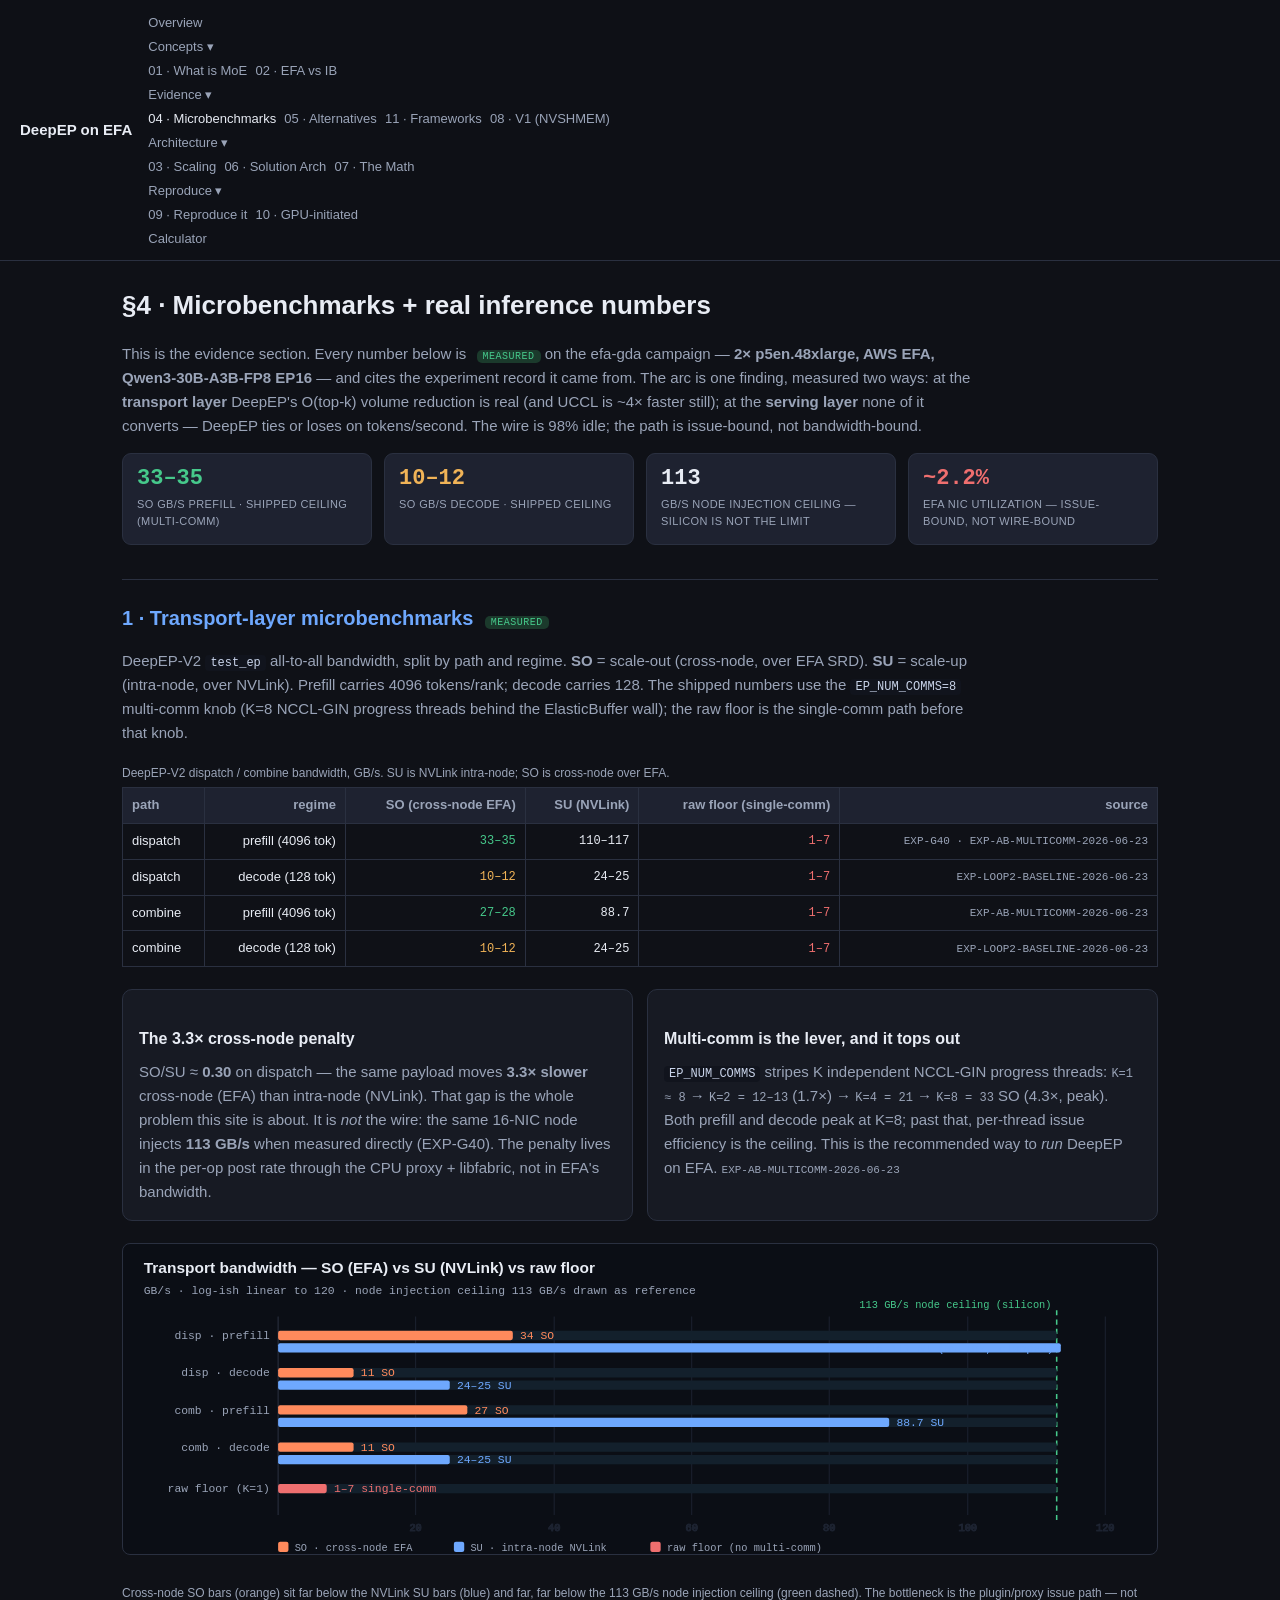
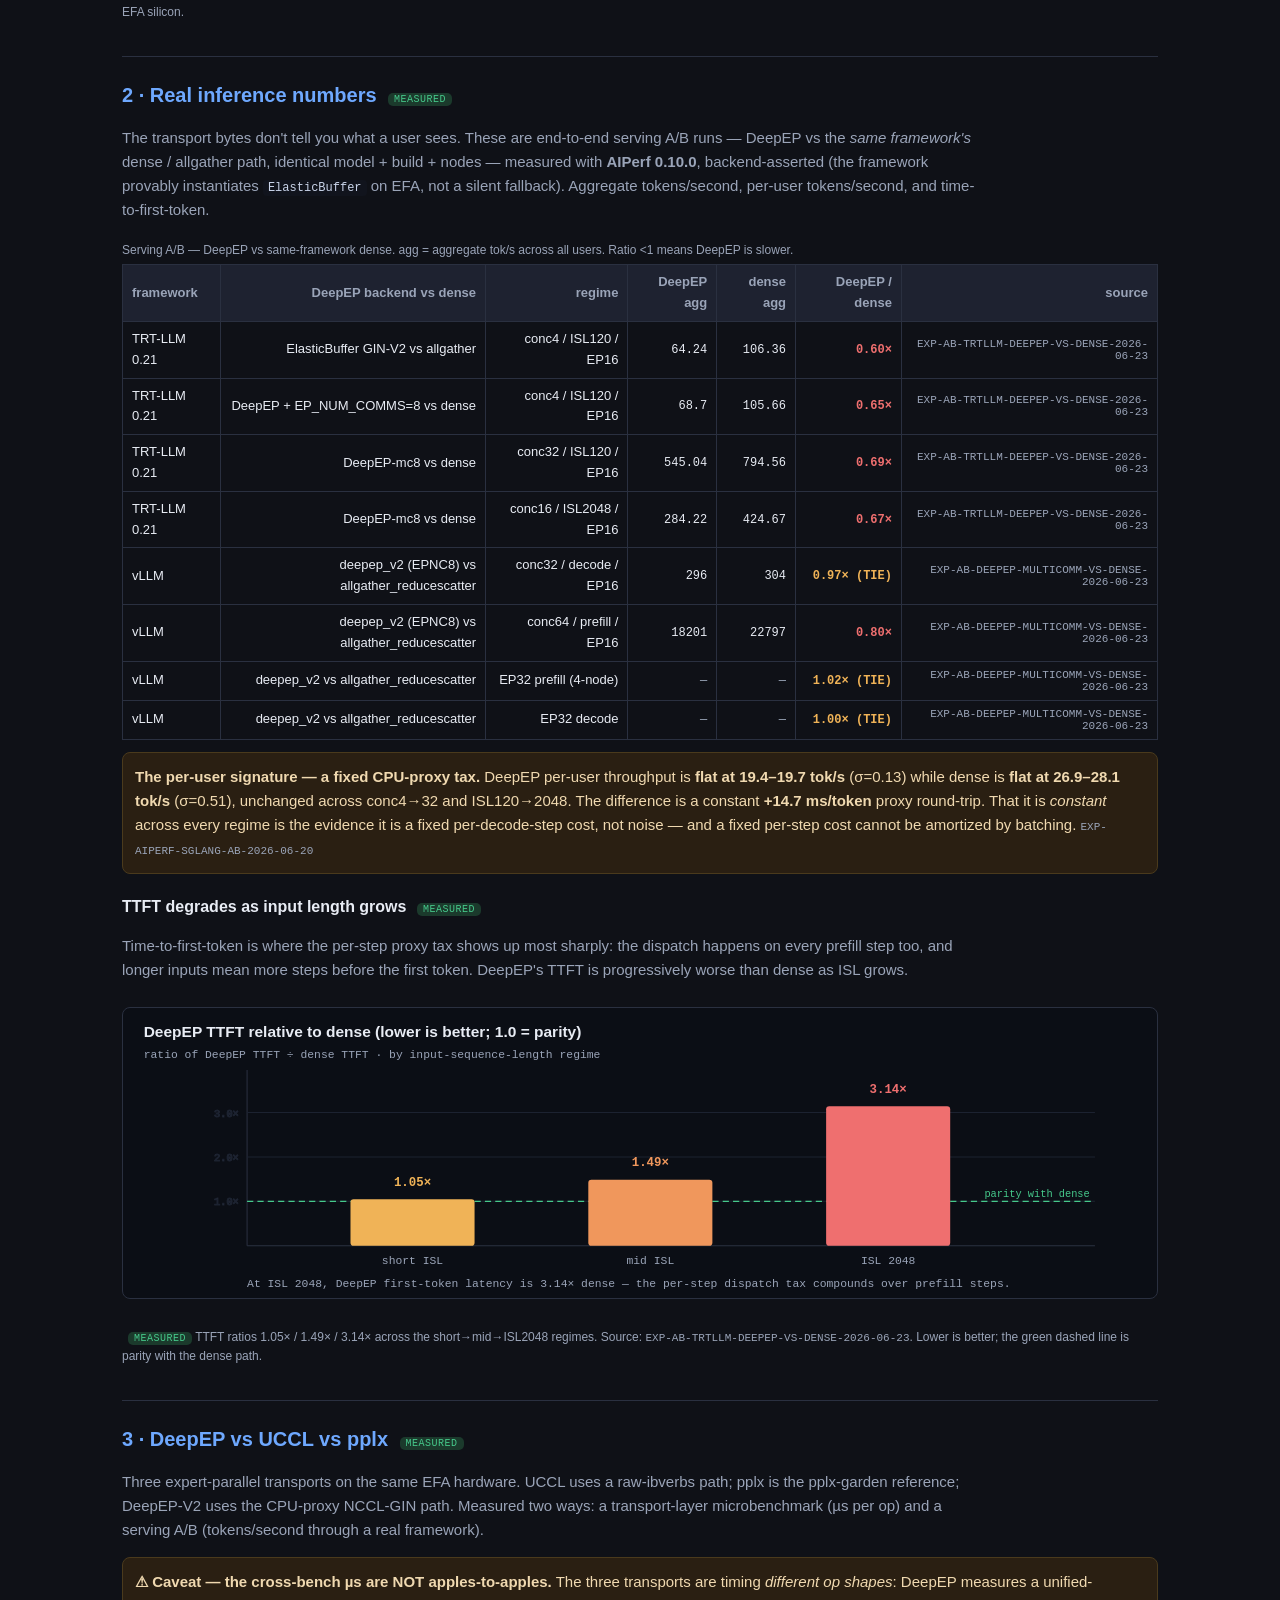
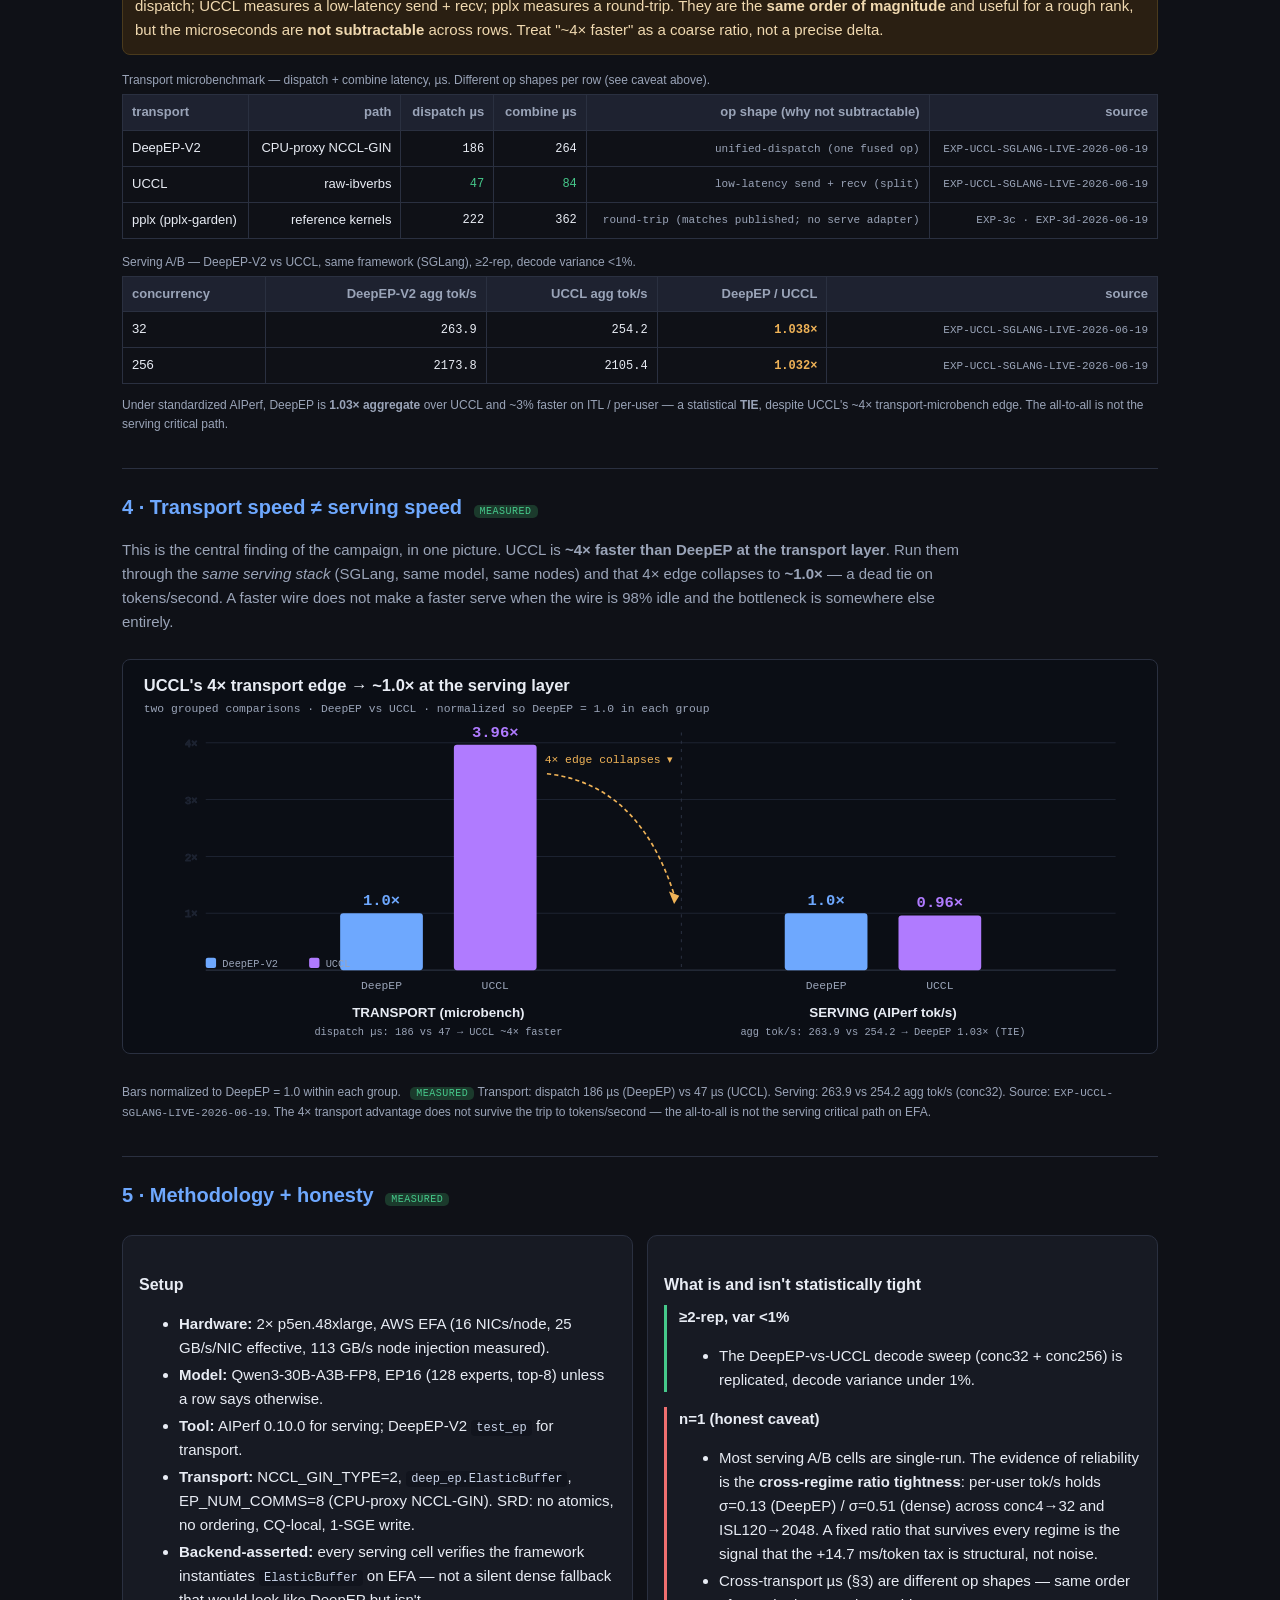
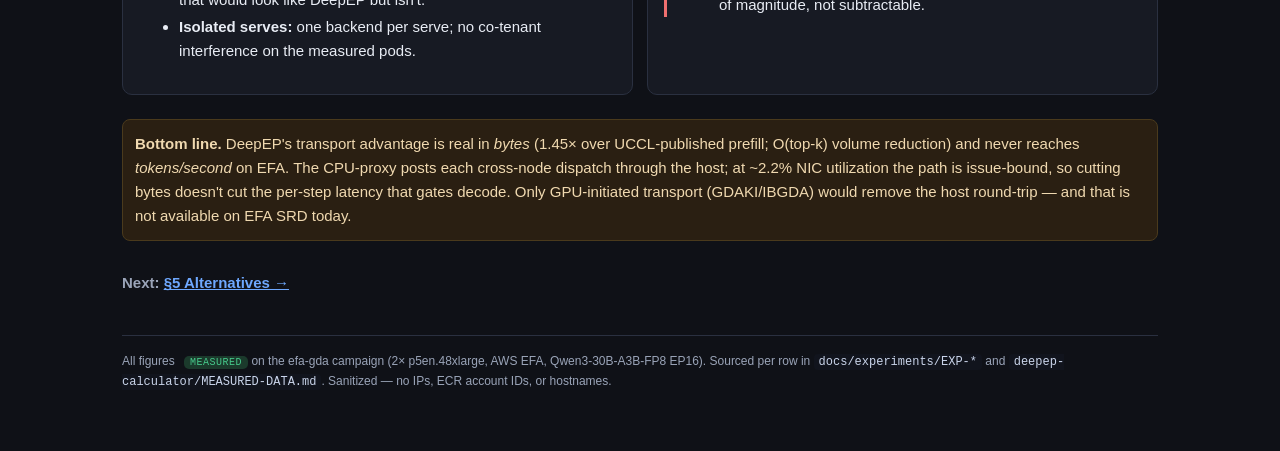
<file: sections/04-microbenchmarks.html>
<!DOCTYPE html>
<html lang="en">
<head>
<meta charset="utf-8"/>
<meta name="viewport" content="width=device-width, initial-scale=1"/>
<title>§4 · Microbenchmarks + real inference numbers — DeepEP on EFA</title>
<link rel="stylesheet" href="../assets/site.css">
<style>
  /* section-local helpers only — design tokens come from site.css */
  .kpis{display:grid;grid-template-columns:repeat(auto-fit,minmax(150px,1fr));gap:12px;margin:14px 0}
  .kpi{background:var(--panel2);border:1px solid var(--line);border-radius:9px;padding:13px 14px}
  .kpi .n{font:22px/1.1 var(--mono);font-weight:700}
  .kpi .l{font-size:11px;color:var(--mut);margin-top:5px;text-transform:uppercase;letter-spacing:.4px}
  .src{font:11px var(--mono);color:var(--mut)}
  td .src{display:block;margin-top:2px}
  .num{font:12px var(--mono)}
  .swatch{display:inline-block;width:10px;height:10px;border-radius:2px;vertical-align:middle;margin-right:5px}
  caption{caption-side:top;text-align:left;color:var(--mut);font-size:12px;padding:4px 0}
  .ratio-tie{color:var(--warn);font-weight:700}
  .ratio-lose{color:var(--bad);font-weight:700}
  .ratio-win{color:var(--good);font-weight:700}
</style>
</head>
<body>

<header class="site">
  <span class="brand">DeepEP on EFA</span>
  <nav>
    <a href="../index.html">Overview</a>
    <div class="dropdown">
      <a href="#" class="dropbtn">Concepts ▾</a>
      <div class="dropdown-content">
        <a href="01-what-is-moe.html">01 · What is MoE</a>
        <a href="02-efa-vs-infiniband.html">02 · EFA vs IB</a>
      </div>
    </div>
    <div class="dropdown">
      <a href="#" class="dropbtn">Evidence ▾</a>
      <div class="dropdown-content">
        <a href="04-microbenchmarks.html" style="color:var(--ink)">04 · Microbenchmarks</a>
        <a href="05-alternatives.html">05 · Alternatives</a>
        <a href="11-frameworks.html">11 · Frameworks</a>
        <a href="08-v1-nvshmem-backend.html">08 · V1 (NVSHMEM)</a>
      </div>
    </div>
    <div class="dropdown">
      <a href="#" class="dropbtn">Architecture ▾</a>
      <div class="dropdown-content">
        <a href="03-scaling.html">03 · Scaling</a>
        <a href="06-solution-arch.html">06 · Solution Arch</a>
        <a href="07-the-math.html">07 · The Math</a>
      </div>
    </div>
    <div class="dropdown">
      <a href="#" class="dropbtn">Reproduce ▾</a>
      <div class="dropdown-content">
        <a href="09-public-repro.html">09 · Reproduce it</a>
        <a href="10-gpu-initiated-native.html">10 · GPU-initiated</a>
      </div>
    </div>
    <a href="../calculator/">Calculator</a>
  </nav>
</header>

<div class="wrap">

  <h1>§4 · Microbenchmarks + real inference numbers</h1>
  <p class="sub">This is the evidence section. Every number below is <span class="pill m">measured</span> on the
  efa-gda campaign — <b>2× p5en.48xlarge, AWS EFA, Qwen3-30B-A3B-FP8 EP16</b> — and cites the experiment record it
  came from. The arc is one finding, measured two ways: at the <b>transport layer</b> DeepEP's O(top-k) volume
  reduction is real (and UCCL is ~4× faster still); at the <b>serving layer</b> none of it converts — DeepEP ties
  or loses on tokens/second. The wire is 98% idle; the path is issue-bound, not bandwidth-bound.</p>

  <div class="kpis">
    <div class="kpi"><div class="n good">33–35</div><div class="l">SO GB/s prefill · shipped ceiling (multi-comm)</div></div>
    <div class="kpi"><div class="n warn">10–12</div><div class="l">SO GB/s decode · shipped ceiling</div></div>
    <div class="kpi"><div class="n">113</div><div class="l">GB/s node injection ceiling — silicon is not the limit</div></div>
    <div class="kpi"><div class="n bad">~2.2%</div><div class="l">EFA NIC utilization — issue-bound, not wire-bound</div></div>
  </div>

  <!-- ============================================================ 1. TRANSPORT MICROBENCH -->
  <h2>1 · Transport-layer microbenchmarks <span class="pill m">measured</span></h2>
  <p class="sub">DeepEP-V2 <code>test_ep</code> all-to-all bandwidth, split by path and regime.
  <b>SO</b> = scale-out (cross-node, over EFA SRD). <b>SU</b> = scale-up (intra-node, over NVLink).
  Prefill carries 4096 tokens/rank; decode carries 128. The shipped numbers use the <code>EP_NUM_COMMS=8</code>
  multi-comm knob (K=8 NCCL-GIN progress threads behind the ElasticBuffer wall); the raw floor is the single-comm
  path before that knob.</p>

  <table>
    <caption>DeepEP-V2 dispatch / combine bandwidth, GB/s. SU is NVLink intra-node; SO is cross-node over EFA.</caption>
    <tr>
      <th>path</th><th>regime</th>
      <th>SO (cross-node EFA)</th><th>SU (NVLink)</th>
      <th>raw floor (single-comm)</th><th>source</th>
    </tr>
    <tr>
      <td>dispatch</td><td>prefill (4096 tok)</td>
      <td class="num good">33–35</td><td class="num">110–117</td>
      <td class="num bad">1–7</td>
      <td class="src">EXP-G40 · EXP-AB-MULTICOMM-2026-06-23</td>
    </tr>
    <tr>
      <td>dispatch</td><td>decode (128 tok)</td>
      <td class="num warn">10–12</td><td class="num">24–25</td>
      <td class="num bad">1–7</td>
      <td class="src">EXP-LOOP2-BASELINE-2026-06-23</td>
    </tr>
    <tr>
      <td>combine</td><td>prefill (4096 tok)</td>
      <td class="num good">27–28</td><td class="num">88.7</td>
      <td class="num bad">1–7</td>
      <td class="src">EXP-AB-MULTICOMM-2026-06-23</td>
    </tr>
    <tr>
      <td>combine</td><td>decode (128 tok)</td>
      <td class="num warn">10–12</td><td class="num">24–25</td>
      <td class="num bad">1–7</td>
      <td class="src">EXP-LOOP2-BASELINE-2026-06-23</td>
    </tr>
  </table>

  <div class="twocol">
    <div class="panel">
      <h3>The 3.3× cross-node penalty</h3>
      <p class="sub" style="margin:0">SO/SU ≈ <b>0.30</b> on dispatch — the same payload moves <b>3.3× slower</b>
      cross-node (EFA) than intra-node (NVLink). That gap is the whole problem this site is about. It is
      <i>not</i> the wire: the same 16-NIC node injects <b>113 GB/s</b> when measured directly (EXP-G40). The
      penalty lives in the per-op post rate through the CPU proxy + libfabric, not in EFA's bandwidth.</p>
    </div>
    <div class="panel">
      <h3>Multi-comm is the lever, and it tops out</h3>
      <p class="sub" style="margin:0"><code>EP_NUM_COMMS</code> stripes K independent NCCL-GIN progress threads:
      <span class="num">K=1 ≈ 8</span> → <span class="num">K=2 = 12–13</span> (1.7×) →
      <span class="num">K=4 = 21</span> → <span class="num">K=8 = 33</span> SO (4.3×, peak). Both prefill and
      decode peak at K=8; past that, per-thread issue efficiency is the ceiling. This is the recommended way to
      <i>run</i> DeepEP on EFA. <span class="src">EXP-AB-MULTICOMM-2026-06-23</span></p>
    </div>
  </div>

  <!-- transport bandwidth bar chart -->
  <svg viewBox="0 0 1000 300" role="img" aria-label="DeepEP-V2 transport bandwidth by path and regime, SO vs SU vs raw floor">
    <text x="20" y="28" fill="#e8ecf4" font-size="15" font-weight="700">Transport bandwidth — SO (EFA) vs SU (NVLink) vs raw floor</text>
    <text x="20" y="48" fill="#9aa4b8" font-size="11" font-family="monospace">GB/s · log-ish linear to 120 · node injection ceiling 113 GB/s drawn as reference</text>

    <!-- ceiling reference line at 113 of 120 scale -->
    <!-- plot area x:[150,950] y:[70,250]; value 0..120 -> x = 150 + v/120*800 -->
    <line x1="150" y1="70" x2="150" y2="262" stroke="#2a3040" stroke-width="1"/>
    <!-- gridlines -->
    <g stroke="#1c2230" stroke-width="1" font-family="monospace" font-size="10" fill="#6b7689">
      <line x1="283" y1="70" x2="283" y2="262"/><text x="283" y="278" text-anchor="middle">20</text>
      <line x1="417" y1="70" x2="417" y2="262"/><text x="417" y="278" text-anchor="middle">40</text>
      <line x1="550" y1="70" x2="550" y2="262"/><text x="550" y="278" text-anchor="middle">60</text>
      <line x1="683" y1="70" x2="683" y2="262"/><text x="683" y="278" text-anchor="middle">80</text>
      <line x1="817" y1="70" x2="817" y2="262"/><text x="817" y="278" text-anchor="middle">100</text>
      <line x1="950" y1="70" x2="950" y2="262"/><text x="950" y="278" text-anchor="middle">120</text>
    </g>
    <!-- 113 ceiling: x = 150 + 113/120*800 = 903 -->
    <line x1="903" y1="64" x2="903" y2="268" stroke="#46c98b" stroke-width="1.5" stroke-dasharray="5 4"/>
    <text x="898" y="62" fill="#46c98b" font-size="10" font-family="monospace" text-anchor="end">113 GB/s node ceiling (silicon)</text>

    <!-- rows: each path/regime gets SO + SU + floor stacked. bar height 12, gap. row y centers -->
    <!-- helper: x for value v = 150 + v/120*800 -->
    <!-- dispatch prefill SO 34 -> 150+34/120*800=377 ; SU 113.5->~907(clamp to 113->903); floor 4->177 -->
    <g font-family="monospace" font-size="11">
      <!-- row 1: dispatch prefill -->
      <text x="142" y="92" fill="#9aa4b8" text-anchor="end">disp · prefill</text>
      <rect x="150" y="84" width="753" height="9" rx="2" fill="#13202c"/>
      <rect x="150" y="84" width="227" height="9" rx="2" fill="#ff8a5c"/><text x="384" y="92" fill="#ff8a5c">34 SO</text>
      <rect x="150" y="96" width="753" height="9" rx="2" fill="#13202c"/>
      <rect x="150" y="96" width="757" height="9" rx="2" fill="#6ea8fe"/><text x="900" y="104" fill="#6ea8fe" text-anchor="end">110–117 SU (NVLink, clamped)</text>

      <!-- row 2: dispatch decode -->
      <text x="142" y="128" fill="#9aa4b8" text-anchor="end">disp · decode</text>
      <rect x="150" y="120" width="753" height="9" rx="2" fill="#13202c"/>
      <rect x="150" y="120" width="73" height="9" rx="2" fill="#ff8a5c"/><text x="230" y="128" fill="#ff8a5c">11 SO</text>
      <rect x="150" y="132" width="753" height="9" rx="2" fill="#13202c"/>
      <rect x="150" y="132" width="166" height="9" rx="2" fill="#6ea8fe"/><text x="323" y="140" fill="#6ea8fe">24–25 SU</text>

      <!-- row 3: combine prefill -->
      <text x="142" y="164" fill="#9aa4b8" text-anchor="end">comb · prefill</text>
      <rect x="150" y="156" width="753" height="9" rx="2" fill="#13202c"/>
      <rect x="150" y="156" width="183" height="9" rx="2" fill="#ff8a5c"/><text x="340" y="164" fill="#ff8a5c">27 SO</text>
      <rect x="150" y="168" width="753" height="9" rx="2" fill="#13202c"/>
      <rect x="150" y="168" width="591" height="9" rx="2" fill="#6ea8fe"/><text x="748" y="176" fill="#6ea8fe">88.7 SU</text>

      <!-- row 4: combine decode -->
      <text x="142" y="200" fill="#9aa4b8" text-anchor="end">comb · decode</text>
      <rect x="150" y="192" width="753" height="9" rx="2" fill="#13202c"/>
      <rect x="150" y="192" width="73" height="9" rx="2" fill="#ff8a5c"/><text x="230" y="200" fill="#ff8a5c">11 SO</text>
      <rect x="150" y="204" width="753" height="9" rx="2" fill="#13202c"/>
      <rect x="150" y="204" width="166" height="9" rx="2" fill="#6ea8fe"/><text x="323" y="212" fill="#6ea8fe">24–25 SU</text>

      <!-- raw floor band -->
      <text x="142" y="240" fill="#9aa4b8" text-anchor="end">raw floor (K=1)</text>
      <rect x="150" y="232" width="753" height="9" rx="2" fill="#13202c"/>
      <rect x="150" y="232" width="47" height="9" rx="2" fill="#ef6f6f"/><text x="204" y="240" fill="#ef6f6f">1–7 single-comm</text>
    </g>

    <!-- legend -->
    <g font-family="monospace" font-size="10">
      <rect x="150" y="288" width="10" height="10" rx="2" fill="#ff8a5c"/><text x="166" y="297" fill="#9aa4b8">SO · cross-node EFA</text>
      <rect x="320" y="288" width="10" height="10" rx="2" fill="#6ea8fe"/><text x="336" y="297" fill="#9aa4b8">SU · intra-node NVLink</text>
      <rect x="510" y="288" width="10" height="10" rx="2" fill="#ef6f6f"/><text x="526" y="297" fill="#9aa4b8">raw floor (no multi-comm)</text>
    </g>
  </svg>
  <p class="legend">Cross-node SO bars (orange) sit far below the NVLink SU bars (blue) and far, far below the
  113 GB/s node injection ceiling (green dashed). The bottleneck is the plugin/proxy issue path — not EFA silicon.</p>

  <!-- ============================================================ 2. REAL INFERENCE / AIPERF -->
  <h2>2 · Real inference numbers <span class="pill m">measured</span></h2>
  <p class="sub">The transport bytes don't tell you what a user sees. These are end-to-end serving A/B runs —
  DeepEP vs the <i>same framework's</i> dense / allgather path, identical model + build + nodes — measured with
  <b>AIPerf 0.10.0</b>, backend-asserted (the framework provably instantiates <code>ElasticBuffer</code> on EFA,
  not a silent fallback). Aggregate tokens/second, per-user tokens/second, and time-to-first-token.</p>

  <table>
    <caption>Serving A/B — DeepEP vs same-framework dense. agg = aggregate tok/s across all users. Ratio &lt;1 means DeepEP is slower.</caption>
    <tr>
      <th>framework</th><th>DeepEP backend vs dense</th><th>regime</th>
      <th>DeepEP agg</th><th>dense agg</th><th>DeepEP / dense</th><th>source</th>
    </tr>
    <tr>
      <td>TRT-LLM 0.21</td><td>ElasticBuffer GIN-V2 vs allgather</td><td>conc4 / ISL120 / EP16</td>
      <td class="num">64.24</td><td class="num">106.36</td><td class="num ratio-lose">0.60×</td>
      <td class="src">EXP-AB-TRTLLM-DEEPEP-VS-DENSE-2026-06-23</td>
    </tr>
    <tr>
      <td>TRT-LLM 0.21</td><td>DeepEP + EP_NUM_COMMS=8 vs dense</td><td>conc4 / ISL120 / EP16</td>
      <td class="num">68.7</td><td class="num">105.66</td><td class="num ratio-lose">0.65×</td>
      <td class="src">EXP-AB-TRTLLM-DEEPEP-VS-DENSE-2026-06-23</td>
    </tr>
    <tr>
      <td>TRT-LLM 0.21</td><td>DeepEP-mc8 vs dense</td><td>conc32 / ISL120 / EP16</td>
      <td class="num">545.04</td><td class="num">794.56</td><td class="num ratio-lose">0.69×</td>
      <td class="src">EXP-AB-TRTLLM-DEEPEP-VS-DENSE-2026-06-23</td>
    </tr>
    <tr>
      <td>TRT-LLM 0.21</td><td>DeepEP-mc8 vs dense</td><td>conc16 / ISL2048 / EP16</td>
      <td class="num">284.22</td><td class="num">424.67</td><td class="num ratio-lose">0.67×</td>
      <td class="src">EXP-AB-TRTLLM-DEEPEP-VS-DENSE-2026-06-23</td>
    </tr>
    <tr>
      <td>vLLM</td><td>deepep_v2 (EPNC8) vs allgather_reducescatter</td><td>conc32 / decode / EP16</td>
      <td class="num">296</td><td class="num">304</td><td class="num ratio-tie">0.97× (TIE)</td>
      <td class="src">EXP-AB-DEEPEP-MULTICOMM-VS-DENSE-2026-06-23</td>
    </tr>
    <tr>
      <td>vLLM</td><td>deepep_v2 (EPNC8) vs allgather_reducescatter</td><td>conc64 / prefill / EP16</td>
      <td class="num">18201</td><td class="num">22797</td><td class="num ratio-lose">0.80×</td>
      <td class="src">EXP-AB-DEEPEP-MULTICOMM-VS-DENSE-2026-06-23</td>
    </tr>
    <tr>
      <td>vLLM</td><td>deepep_v2 vs allgather_reducescatter</td><td>EP32 prefill (4-node)</td>
      <td class="num mut">—</td><td class="num mut">—</td><td class="num ratio-tie">1.02× (TIE)</td>
      <td class="src">EXP-AB-DEEPEP-MULTICOMM-VS-DENSE-2026-06-23</td>
    </tr>
    <tr>
      <td>vLLM</td><td>deepep_v2 vs allgather_reducescatter</td><td>EP32 decode</td>
      <td class="num mut">—</td><td class="num mut">—</td><td class="num ratio-tie">1.00× (TIE)</td>
      <td class="src">EXP-AB-DEEPEP-MULTICOMM-VS-DENSE-2026-06-23</td>
    </tr>
  </table>

  <div class="warnbox">
    <b>The per-user signature — a fixed CPU-proxy tax.</b> DeepEP per-user throughput is <b>flat at 19.4–19.7
    tok/s</b> (σ=0.13) while dense is <b>flat at 26.9–28.1 tok/s</b> (σ=0.51), unchanged across conc4→32 and
    ISL120→2048. The difference is a constant <b>+14.7 ms/token</b> proxy round-trip. That it is <i>constant</i>
    across every regime is the evidence it is a fixed per-decode-step cost, not noise — and a fixed per-step cost
    cannot be amortized by batching. <span class="src">EXP-AIPERF-SGLANG-AB-2026-06-20</span>
  </div>

  <h3>TTFT degrades as input length grows <span class="pill m">measured</span></h3>
  <p class="sub">Time-to-first-token is where the per-step proxy tax shows up most sharply: the dispatch happens on
  every prefill step too, and longer inputs mean more steps before the first token. DeepEP's TTFT is
  progressively worse than dense as ISL grows.</p>

  <!-- TTFT degradation chart -->
  <svg viewBox="0 0 1000 280" role="img" aria-label="DeepEP TTFT relative to dense, worsening with input length">
    <text x="20" y="28" fill="#e8ecf4" font-size="15" font-weight="700">DeepEP TTFT relative to dense (lower is better; 1.0 = parity)</text>
    <text x="20" y="48" fill="#9aa4b8" font-size="11" font-family="monospace">ratio of DeepEP TTFT ÷ dense TTFT · by input-sequence-length regime</text>

    <!-- plot x:[120,940] y:[70,230]; ratio 0..3.5 -> y = 230 - r/3.5*150 ; bars vertical -->
    <line x1="120" y1="230" x2="940" y2="230" stroke="#2a3040" stroke-width="1"/>
    <line x1="120" y1="60" x2="120" y2="230" stroke="#2a3040" stroke-width="1"/>
    <!-- y gridlines ratio 1,2,3 -->
    <g stroke="#1c2230" font-family="monospace" font-size="10" fill="#6b7689">
      <line x1="120" y1="187" x2="940" y2="187"/><text x="112" y="191" text-anchor="end">1.0×</text>
      <line x1="120" y1="144" x2="940" y2="144"/><text x="112" y="148" text-anchor="end">2.0×</text>
      <line x1="120" y1="101" x2="940" y2="101"/><text x="112" y="105" text-anchor="end">3.0×</text>
    </g>
    <!-- parity line emphasized -->
    <line x1="120" y1="187" x2="940" y2="187" stroke="#46c98b" stroke-width="1.3" stroke-dasharray="6 4"/>
    <text x="935" y="183" fill="#46c98b" font-size="10" font-family="monospace" text-anchor="end">parity with dense</text>

    <!-- three bars: 1.05 short, 1.49 mid, 3.14 ISL2048. y for ratio r = 230 - r/3.5*150 -->
    <!-- r=1.05 -> 185 ; r=1.49 -> 166 ; r=3.14 -> 95 -->
    <g font-family="monospace" font-size="12">
      <rect x="220" y="185" width="120" height="45" rx="3" fill="#f0b357"/>
      <text x="280" y="172" fill="#f0b357" text-anchor="middle" font-weight="700">1.05×</text>
      <text x="280" y="248" fill="#9aa4b8" text-anchor="middle" font-size="11">short ISL</text>

      <rect x="450" y="166" width="120" height="64" rx="3" fill="#f0975c"/>
      <text x="510" y="153" fill="#f0975c" text-anchor="middle" font-weight="700">1.49×</text>
      <text x="510" y="248" fill="#9aa4b8" text-anchor="middle" font-size="11">mid ISL</text>

      <rect x="680" y="95" width="120" height="135" rx="3" fill="#ef6f6f"/>
      <text x="740" y="82" fill="#ef6f6f" text-anchor="middle" font-weight="700">3.14×</text>
      <text x="740" y="248" fill="#9aa4b8" text-anchor="middle" font-size="11">ISL 2048</text>
    </g>
    <text x="120" y="270" fill="#9aa4b8" font-size="11" font-family="monospace">At ISL 2048, DeepEP first-token latency is 3.14× dense — the per-step dispatch tax compounds over prefill steps.</text>
  </svg>
  <p class="legend"><span class="pill m">measured</span> TTFT ratios 1.05× / 1.49× / 3.14× across the
  short→mid→ISL2048 regimes. Source: <span class="src">EXP-AB-TRTLLM-DEEPEP-VS-DENSE-2026-06-23</span>. Lower is
  better; the green dashed line is parity with the dense path.</p>

  <!-- ============================================================ 3. DEEPEP vs UCCL vs PPLX -->
  <h2>3 · DeepEP vs UCCL vs pplx <span class="pill m">measured</span></h2>
  <p class="sub">Three expert-parallel transports on the same EFA hardware. UCCL uses a raw-ibverbs path; pplx is
  the pplx-garden reference; DeepEP-V2 uses the CPU-proxy NCCL-GIN path. Measured two ways: a transport-layer
  microbenchmark (µs per op) and a serving A/B (tokens/second through a real framework).</p>

  <div class="warnbox">
    <b>⚠ Caveat — the cross-bench µs are NOT apples-to-apples.</b> The three transports are timing
    <i>different op shapes</i>: DeepEP measures a unified-dispatch; UCCL measures a low-latency send + recv; pplx
    measures a round-trip. They are the <b>same order of magnitude</b> and useful for a rough rank, but the
    microseconds are <b>not subtractable</b> across rows. Treat "~4× faster" as a coarse ratio, not a precise delta.
  </div>

  <table>
    <caption>Transport microbenchmark — dispatch + combine latency, µs. Different op shapes per row (see caveat above).</caption>
    <tr>
      <th>transport</th><th>path</th>
      <th>dispatch µs</th><th>combine µs</th><th>op shape (why not subtractable)</th><th>source</th>
    </tr>
    <tr>
      <td>DeepEP-V2</td><td>CPU-proxy NCCL-GIN</td>
      <td class="num">186</td><td class="num">264</td>
      <td class="src">unified-dispatch (one fused op)</td>
      <td class="src">EXP-UCCL-SGLANG-LIVE-2026-06-19</td>
    </tr>
    <tr>
      <td>UCCL</td><td>raw-ibverbs</td>
      <td class="num good">47</td><td class="num good">84</td>
      <td class="src">low-latency send + recv (split)</td>
      <td class="src">EXP-UCCL-SGLANG-LIVE-2026-06-19</td>
    </tr>
    <tr>
      <td>pplx (pplx-garden)</td><td>reference kernels</td>
      <td class="num">222</td><td class="num">362</td>
      <td class="src">round-trip (matches published; no serve adapter)</td>
      <td class="src">EXP-3c · EXP-3d-2026-06-19</td>
    </tr>
  </table>

  <table>
    <caption>Serving A/B — DeepEP-V2 vs UCCL, same framework (SGLang), ≥2-rep, decode variance &lt;1%.</caption>
    <tr><th>concurrency</th><th>DeepEP-V2 agg tok/s</th><th>UCCL agg tok/s</th><th>DeepEP / UCCL</th><th>source</th></tr>
    <tr>
      <td>32</td><td class="num">263.9</td><td class="num">254.2</td><td class="num ratio-tie">1.038×</td>
      <td class="src">EXP-UCCL-SGLANG-LIVE-2026-06-19</td>
    </tr>
    <tr>
      <td>256</td><td class="num">2173.8</td><td class="num">2105.4</td><td class="num ratio-tie">1.032×</td>
      <td class="src">EXP-UCCL-SGLANG-LIVE-2026-06-19</td>
    </tr>
  </table>
  <p class="legend">Under standardized AIPerf, DeepEP is <b>1.03× aggregate</b> over UCCL and ~3% faster on ITL /
  per-user — a statistical <b>TIE</b>, despite UCCL's ~4× transport-microbench edge. The all-to-all is not the
  serving critical path.</p>

  <!-- ============================================================ 4. THE CENTRAL FINDING CHART -->
  <h2>4 · Transport speed ≠ serving speed <span class="pill m">measured</span></h2>
  <p class="sub">This is the central finding of the campaign, in one picture. UCCL is <b>~4× faster than DeepEP at
  the transport layer</b>. Run them through the <i>same serving stack</i> (SGLang, same model, same nodes) and that
  4× edge collapses to <b>~1.0×</b> — a dead tie on tokens/second. A faster wire does not make a faster serve when
  the wire is 98% idle and the bottleneck is somewhere else entirely.</p>

  <svg viewBox="0 0 1000 380" role="img" aria-label="UCCL's 4x transport advantage collapses to a tie at the serving layer">
    <text x="20" y="30" fill="#e8ecf4" font-size="16" font-weight="700">UCCL's 4× transport edge → ~1.0× at the serving layer</text>
    <text x="20" y="50" fill="#9aa4b8" font-size="11" font-family="monospace">two grouped comparisons · DeepEP vs UCCL · normalized so DeepEP = 1.0 in each group</text>

    <!-- two groups. Group A "TRANSPORT (faster=taller, inverse latency)", Group B "SERVING (agg tok/s)" -->
    <!-- normalize: transport speed = 1/latency. DeepEP disp 186us -> speed 1.0 ; UCCL 47us -> 186/47 = 3.96x -->
    <!-- serving: DeepEP 1.0 ; UCCL 254.2/263.9 = 0.96 (UCCL slightly slower -> DeepEP 1.03x). draw UCCL ~0.96 -->

    <!-- plot baseline y=300 ; scale: value 0..4 -> height = v/4*220 ; bar y = 300-h -->
    <line x1="80" y1="300" x2="960" y2="300" stroke="#2a3040" stroke-width="1.2"/>
    <!-- y gridlines 1x..4x -->
    <g stroke="#1c2230" font-family="monospace" font-size="10" fill="#6b7689">
      <line x1="80" y1="245" x2="960" y2="245"/><text x="72" y="249" text-anchor="end">1×</text>
      <line x1="80" y1="190" x2="960" y2="190"/><text x="72" y="194" text-anchor="end">2×</text>
      <line x1="80" y1="135" x2="960" y2="135"/><text x="72" y="139" text-anchor="end">3×</text>
      <line x1="80" y1="80"  x2="960" y2="80"/><text x="72" y="84"  text-anchor="end">4×</text>
    </g>

    <!-- GROUP A: TRANSPORT  (centered ~310) -->
    <!-- DeepEP 1.0 -> h=55, y=245 ; UCCL 3.96 -> h=218, y=82 -->
    <rect x="210" y="245" width="80" height="55" rx="3" fill="#6ea8fe"/>
    <text x="250" y="237" fill="#6ea8fe" text-anchor="middle" font-family="monospace" font-weight="700">1.0×</text>
    <text x="250" y="318" fill="#9aa4b8" text-anchor="middle" font-size="11" font-family="monospace">DeepEP</text>

    <rect x="320" y="82" width="80" height="218" rx="3" fill="#b07bff"/>
    <text x="360" y="74" fill="#b07bff" text-anchor="middle" font-family="monospace" font-weight="700">3.96×</text>
    <text x="360" y="318" fill="#9aa4b8" text-anchor="middle" font-size="11" font-family="monospace">UCCL</text>

    <text x="305" y="345" fill="#e8ecf4" text-anchor="middle" font-size="13" font-weight="700">TRANSPORT (microbench)</text>
    <text x="305" y="363" fill="#9aa4b8" text-anchor="middle" font-size="10" font-family="monospace">dispatch µs: 186 vs 47 → UCCL ~4× faster</text>

    <!-- divider -->
    <line x1="540" y1="70" x2="540" y2="300" stroke="#2a3040" stroke-width="1" stroke-dasharray="3 5"/>

    <!-- GROUP B: SERVING (centered ~720) -->
    <!-- DeepEP 1.0 -> h=55 ; UCCL 0.96 -> h=53 -->
    <rect x="640" y="245" width="80" height="55" rx="3" fill="#6ea8fe"/>
    <text x="680" y="237" fill="#6ea8fe" text-anchor="middle" font-family="monospace" font-weight="700">1.0×</text>
    <text x="680" y="318" fill="#9aa4b8" text-anchor="middle" font-size="11" font-family="monospace">DeepEP</text>

    <rect x="750" y="247" width="80" height="53" rx="3" fill="#b07bff"/>
    <text x="790" y="239" fill="#b07bff" text-anchor="middle" font-family="monospace" font-weight="700">0.96×</text>
    <text x="790" y="318" fill="#9aa4b8" text-anchor="middle" font-size="11" font-family="monospace">UCCL</text>

    <text x="735" y="345" fill="#e8ecf4" text-anchor="middle" font-size="13" font-weight="700">SERVING (AIPerf tok/s)</text>
    <text x="735" y="363" fill="#9aa4b8" text-anchor="middle" font-size="10" font-family="monospace">agg tok/s: 263.9 vs 254.2 → DeepEP 1.03× (TIE)</text>

    <!-- collapse arrow annotation -->
    <path d="M 410 110 q 90 10 124 120" fill="none" stroke="#f0b357" stroke-width="1.6" stroke-dasharray="4 3"/>
    <polygon points="538,228 528,224 533,236" fill="#f0b357"/>
    <text x="470" y="100" fill="#f0b357" font-size="11" font-family="monospace" text-anchor="middle">4× edge collapses ▾</text>

    <rect x="80" y="288" width="10" height="10" rx="2" fill="#6ea8fe"/><text x="96" y="297" fill="#9aa4b8" font-size="10" font-family="monospace">DeepEP-V2</text>
    <rect x="180" y="288" width="10" height="10" rx="2" fill="#b07bff"/><text x="196" y="297" fill="#9aa4b8" font-size="10" font-family="monospace">UCCL</text>
  </svg>
  <p class="legend">Bars normalized to DeepEP = 1.0 within each group. <span class="pill m">measured</span>
  Transport: dispatch 186 µs (DeepEP) vs 47 µs (UCCL). Serving: 263.9 vs 254.2 agg tok/s (conc32).
  Source: <span class="src">EXP-UCCL-SGLANG-LIVE-2026-06-19</span>. The 4× transport advantage does not survive
  the trip to tokens/second — the all-to-all is not the serving critical path on EFA.</p>

  <!-- ============================================================ 5. METHODOLOGY -->
  <h2>5 · Methodology + honesty <span class="pill m">measured</span></h2>
  <div class="twocol">
    <div class="panel">
      <h3>Setup</h3>
      <ul>
        <li><b>Hardware:</b> 2× p5en.48xlarge, AWS EFA (16 NICs/node, 25 GB/s/NIC effective, 113 GB/s node injection measured).</li>
        <li><b>Model:</b> Qwen3-30B-A3B-FP8, EP16 (128 experts, top-8) unless a row says otherwise.</li>
        <li><b>Tool:</b> AIPerf 0.10.0 for serving; DeepEP-V2 <code>test_ep</code> for transport.</li>
        <li><b>Transport:</b> NCCL_GIN_TYPE=2, <code>deep_ep.ElasticBuffer</code>, EP_NUM_COMMS=8 (CPU-proxy NCCL-GIN). SRD: no atomics, no ordering, CQ-local, 1-SGE write.</li>
        <li><b>Backend-asserted:</b> every serving cell verifies the framework instantiates <code>ElasticBuffer</code> on EFA — not a silent dense fallback that would look like DeepEP but isn't.</li>
        <li><b>Isolated serves:</b> one backend per serve; no co-tenant interference on the measured pods.</li>
      </ul>
    </div>
    <div class="panel">
      <h3>What is and isn't statistically tight</h3>
      <div class="is"><b>≥2-rep, var &lt;1%</b>
        <ul>
          <li>The DeepEP-vs-UCCL decode sweep (conc32 + conc256) is replicated, decode variance under 1%.</li>
        </ul>
      </div>
      <div class="isnot" style="margin-top:10px"><b>n=1 (honest caveat)</b>
        <ul>
          <li>Most serving A/B cells are single-run. The evidence of reliability is the <b>cross-regime ratio
          tightness</b>: per-user tok/s holds σ=0.13 (DeepEP) / σ=0.51 (dense) across conc4→32 and ISL120→2048.
          A fixed ratio that survives every regime is the signal that the +14.7 ms/token tax is structural, not noise.</li>
          <li>Cross-transport µs (§3) are different op shapes — same order of magnitude, not subtractable.</li>
        </ul>
      </div>
    </div>
  </div>

  <div class="warnbox">
    <b>Bottom line.</b> DeepEP's transport advantage is real in <i>bytes</i> (1.45× over UCCL-published prefill;
    O(top-k) volume reduction) and never reaches <i>tokens/second</i> on EFA. The CPU-proxy posts each cross-node
    dispatch through the host; at ~2.2% NIC utilization the path is issue-bound, so cutting bytes doesn't cut the
    per-step latency that gates decode. Only GPU-initiated transport (GDAKI/IBGDA) would remove the host round-trip
    — and that is not available on EFA SRD today.
  </div>

  <p class="sub" style="margin-top:30px"><b>Next: <a href="05-alternatives.html">§5 Alternatives →</a></b></p>

  <div class="foot">
    All figures <span class="pill m">measured</span> on the efa-gda campaign (2× p5en.48xlarge, AWS EFA,
    Qwen3-30B-A3B-FP8 EP16). Sourced per row in
    <code>docs/experiments/EXP-*</code> and <code>deepep-calculator/MEASURED-DATA.md</code>.
    Sanitized — no IPs, ECR account IDs, or hostnames.
  </div>

</div>
</body>
</html>
</file>
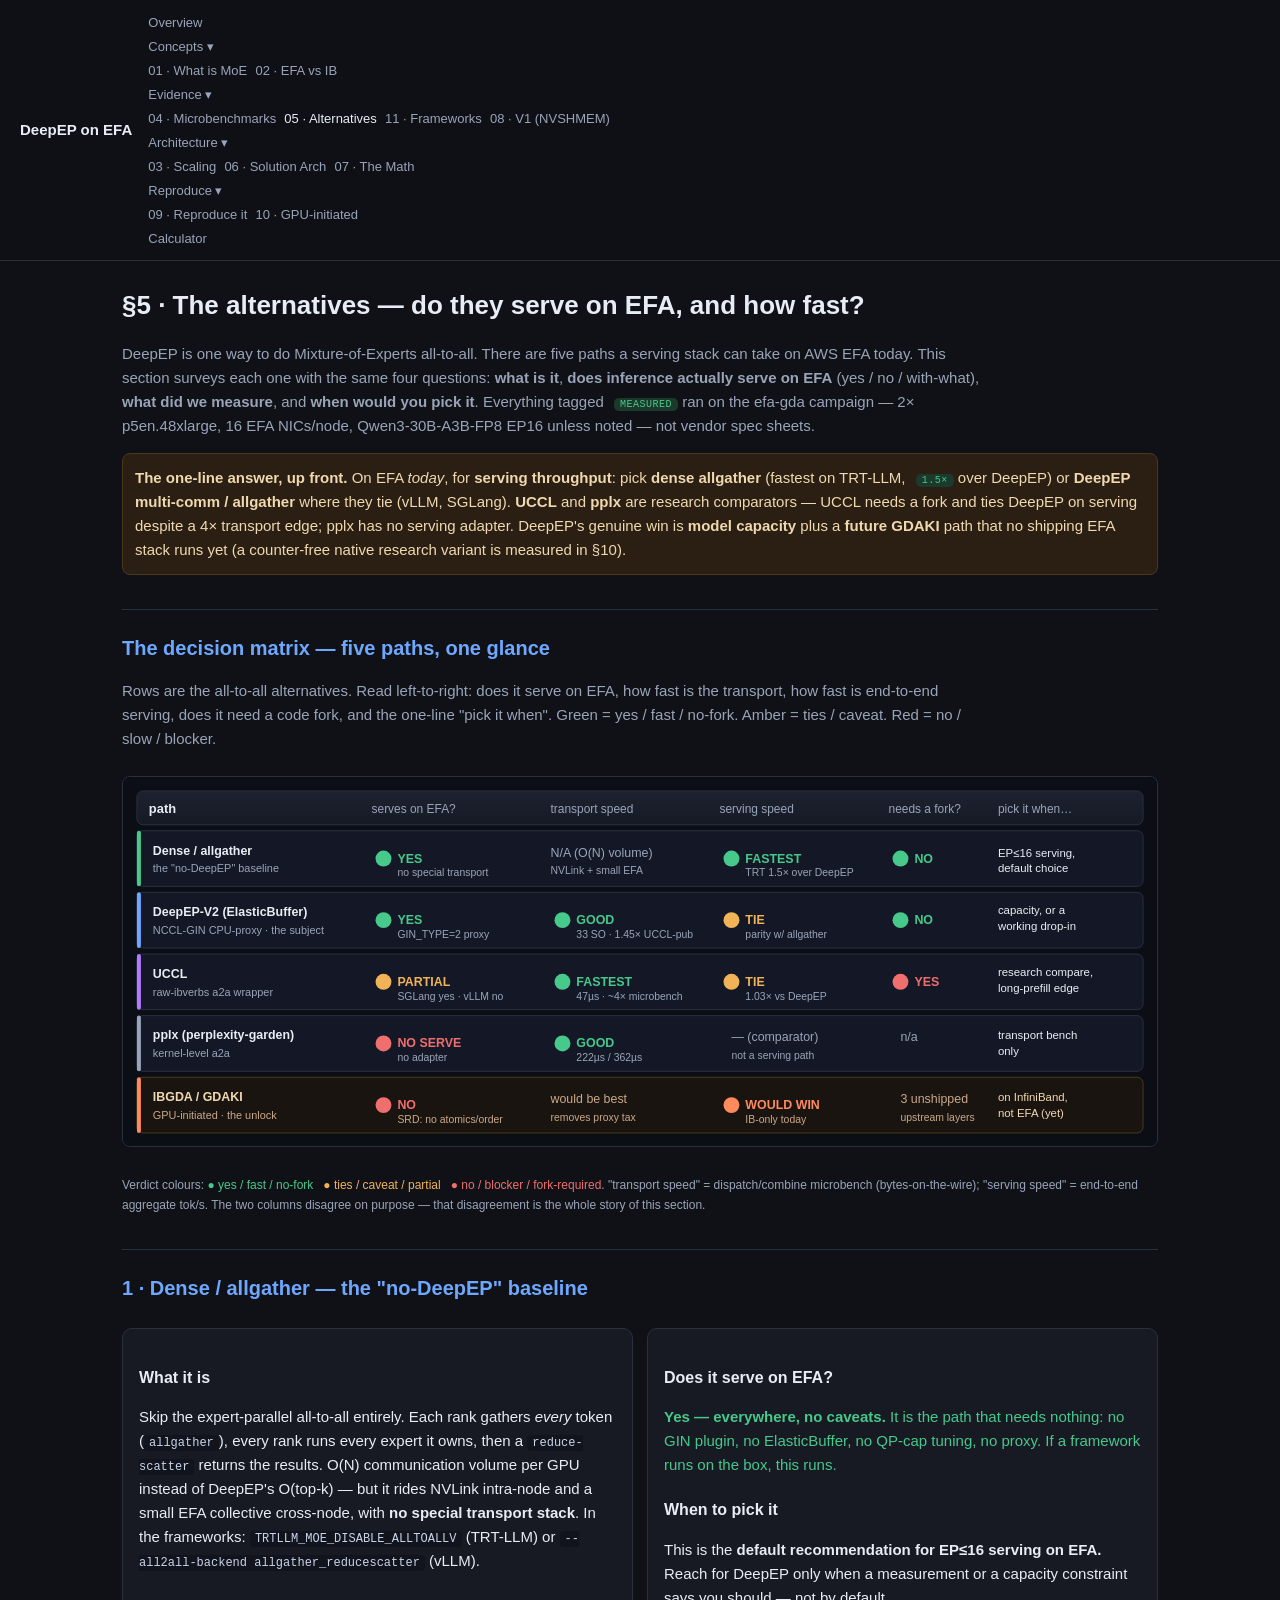
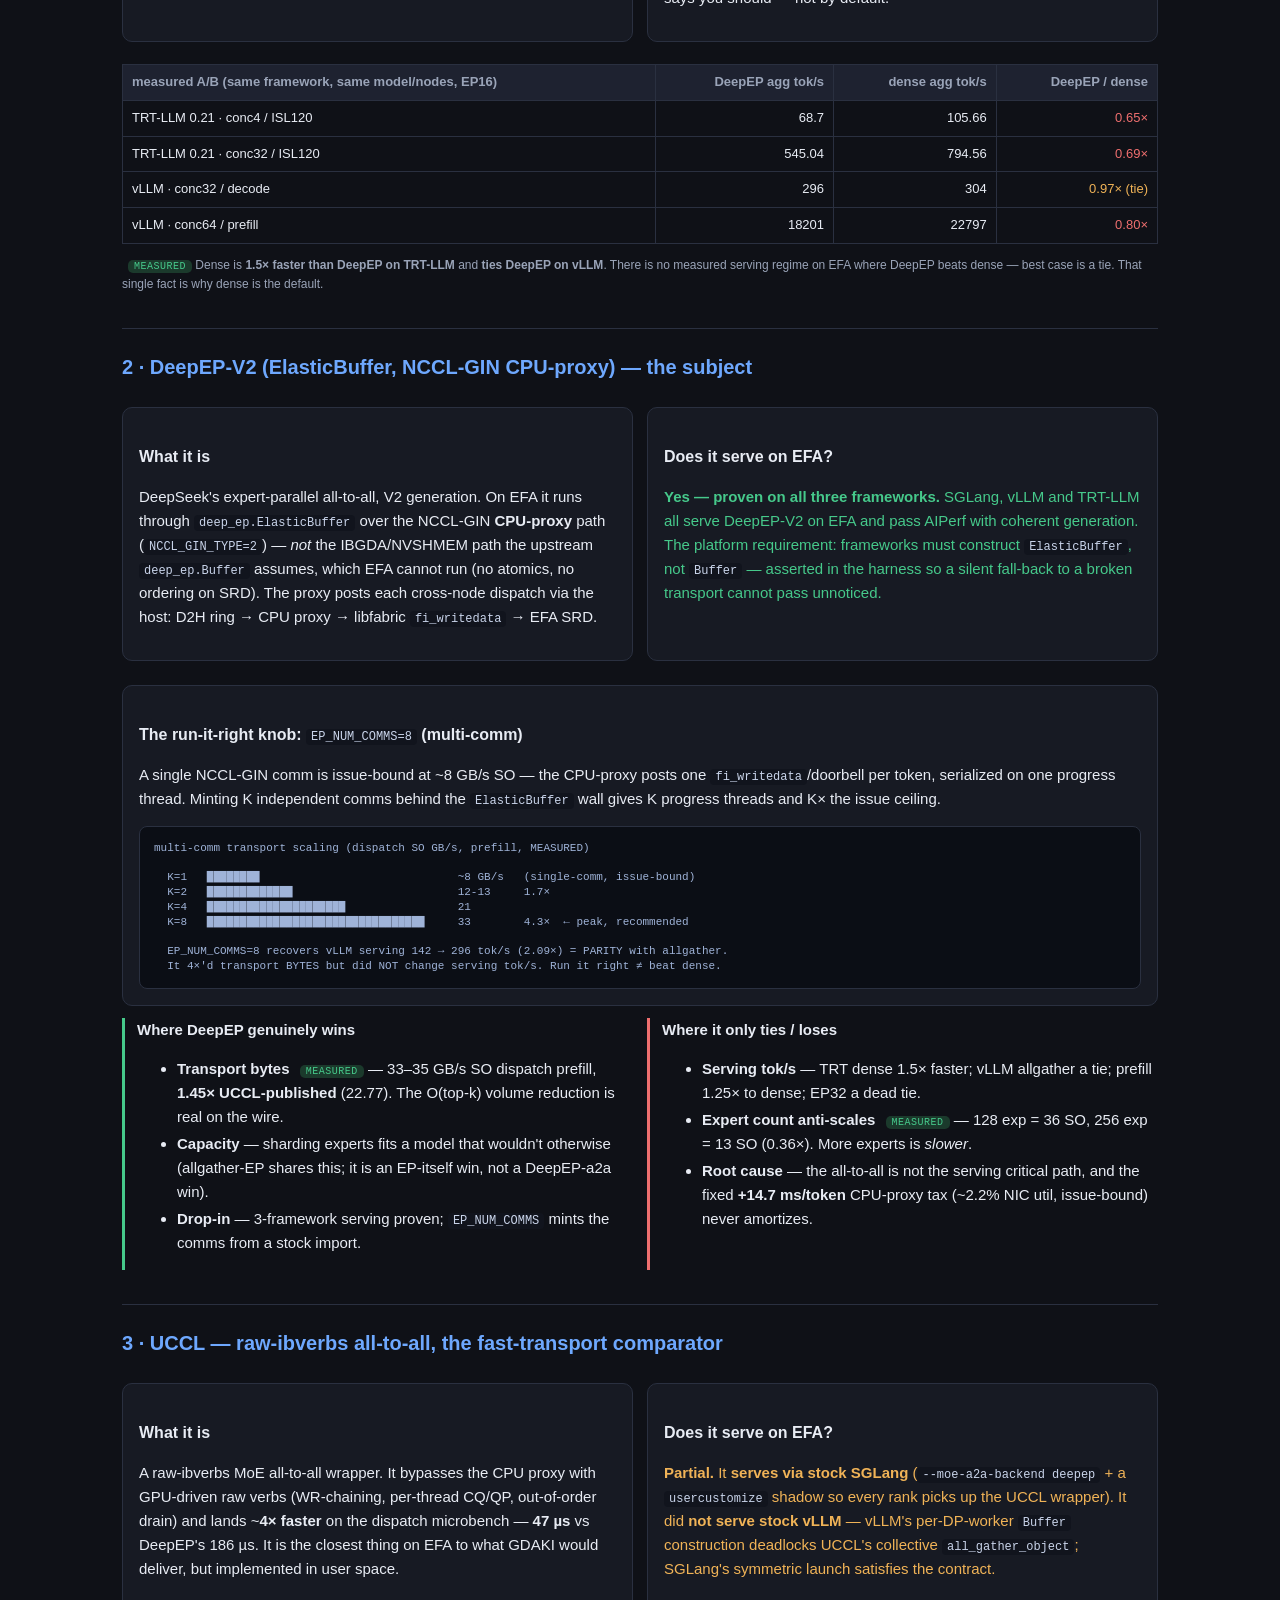
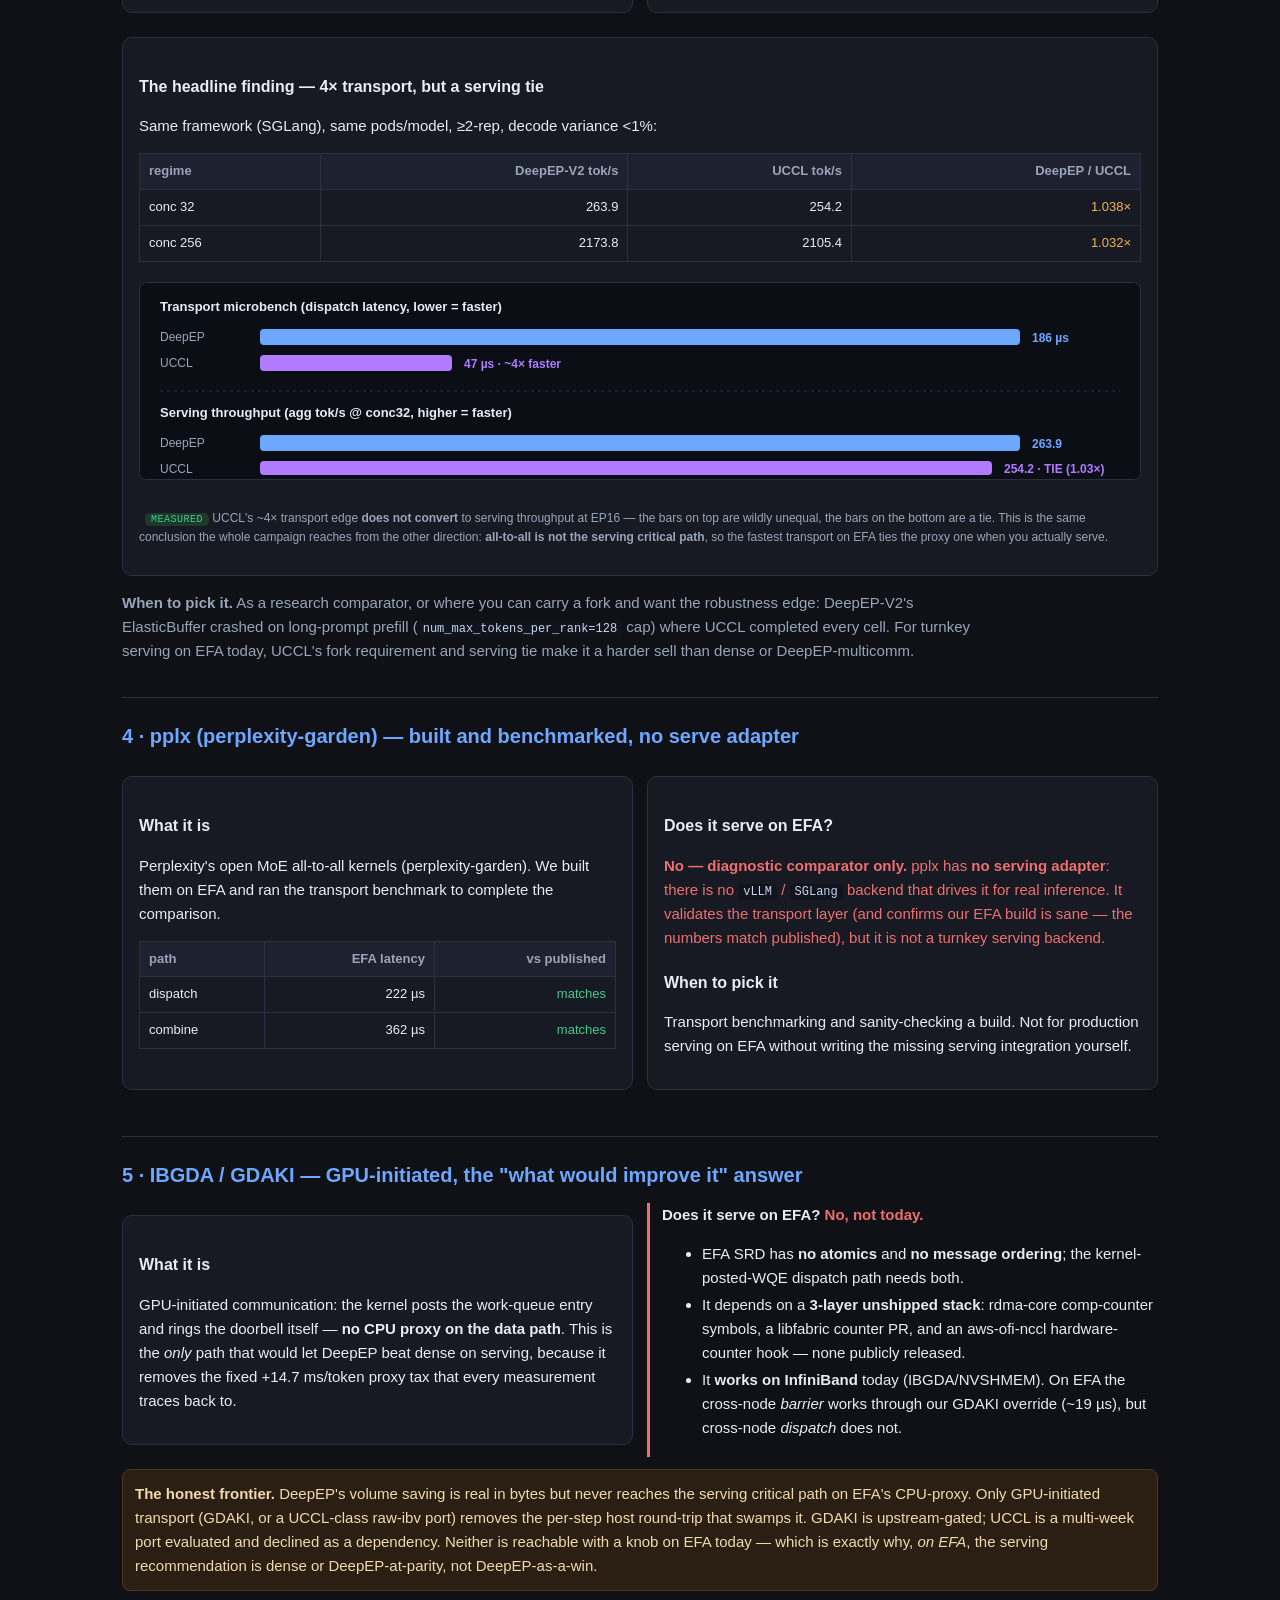
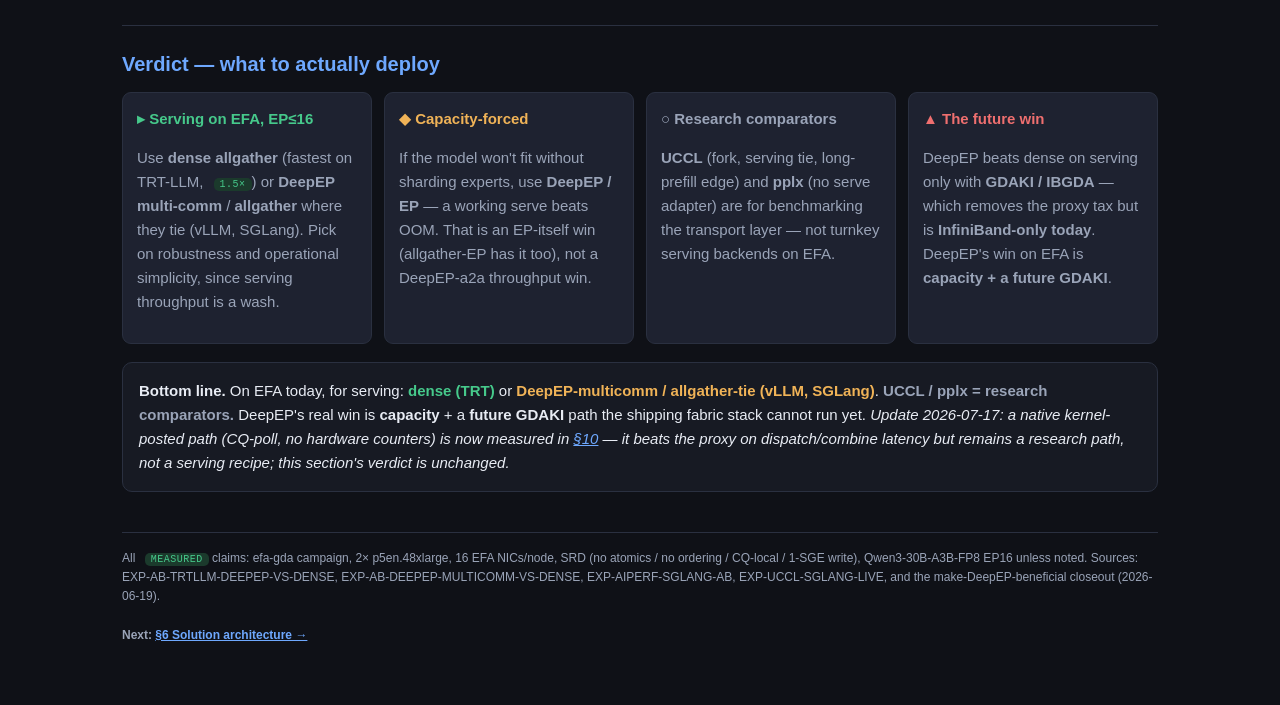
<file: sections/05-alternatives.html>
<!DOCTYPE html>
<html lang="en">
<head>
<meta charset="utf-8"/>
<meta name="viewport" content="width=device-width, initial-scale=1"/>
<title>§5 · The alternatives — UCCL, pplx, dense allgather, GDAKI: do they serve, and how fast? — DeepEP-on-EFA</title>
<link rel="stylesheet" href="../assets/site.css">
</head>
<body>

<header class="site">
  <span class="brand">DeepEP on EFA</span>
  <nav>
    <a href="../index.html">Overview</a>
    <div class="dropdown">
      <a href="#" class="dropbtn">Concepts ▾</a>
      <div class="dropdown-content">
        <a href="01-what-is-moe.html">01 · What is MoE</a>
        <a href="02-efa-vs-infiniband.html">02 · EFA vs IB</a>
      </div>
    </div>
    <div class="dropdown">
      <a href="#" class="dropbtn">Evidence ▾</a>
      <div class="dropdown-content">
        <a href="04-microbenchmarks.html">04 · Microbenchmarks</a>
        <a href="05-alternatives.html" style="color:var(--ink)">05 · Alternatives</a>
        <a href="11-frameworks.html">11 · Frameworks</a>
        <a href="08-v1-nvshmem-backend.html">08 · V1 (NVSHMEM)</a>
      </div>
    </div>
    <div class="dropdown">
      <a href="#" class="dropbtn">Architecture ▾</a>
      <div class="dropdown-content">
        <a href="03-scaling.html">03 · Scaling</a>
        <a href="06-solution-arch.html">06 · Solution Arch</a>
        <a href="07-the-math.html">07 · The Math</a>
      </div>
    </div>
    <div class="dropdown">
      <a href="#" class="dropbtn">Reproduce ▾</a>
      <div class="dropdown-content">
        <a href="09-public-repro.html">09 · Reproduce it</a>
        <a href="10-gpu-initiated-native.html">10 · GPU-initiated</a>
      </div>
    </div>
    <a href="../calculator/">Calculator</a>
  </nav>
</header>

<div class="wrap">

  <h1>§5 · The alternatives — do they serve on EFA, and how fast?</h1>
  <p class="sub">DeepEP is one way to do Mixture-of-Experts all-to-all. There are five paths a serving
  stack can take on AWS EFA today. This section surveys each one with the same four questions:
  <b>what is it</b>, <b>does inference actually serve on EFA</b> (yes / no / with-what), <b>what did we
  measure</b>, and <b>when would you pick it</b>. Everything tagged
  <span class="pill m">measured</span> ran on the efa-gda campaign — 2× p5en.48xlarge, 16 EFA NICs/node,
  Qwen3-30B-A3B-FP8 EP16 unless noted — not vendor spec sheets.</p>

  <div class="warnbox">
    <b>The one-line answer, up front.</b> On EFA <i>today</i>, for <b>serving throughput</b>: pick
    <b>dense allgather</b> (fastest on TRT-LLM, <span class="pill m">1.5×</span> over DeepEP) or
    <b>DeepEP multi-comm / allgather</b> where they tie (vLLM, SGLang). <b>UCCL</b> and <b>pplx</b> are
    research comparators — UCCL needs a fork and ties DeepEP on serving despite a 4× transport edge; pplx
    has no serving adapter. DeepEP's genuine win is <b>model capacity</b> plus a <b>future GDAKI</b> path
    that no shipping EFA stack runs yet (a counter-free native research variant is measured in §10).
  </div>

  <!-- ============================ THE DECISION MATRIX (lead visual) ============================ -->
  <h2>The decision matrix — five paths, one glance</h2>
  <p class="sub">Rows are the all-to-all alternatives. Read left-to-right: does it serve on EFA, how fast is
  the transport, how fast is end-to-end serving, does it need a code fork, and the one-line "pick it when".
  Green = yes / fast / no-fork. Amber = ties / caveat. Red = no / slow / blocker.</p>

  <svg viewBox="0 0 1040 372" role="img" aria-label="Decision matrix comparing dense allgather, DeepEP-V2, UCCL, pplx and GDAKI across serves-on-EFA, transport speed, serving speed, needs-a-fork and when-to-pick">
    <defs>
      <linearGradient id="hd" x1="0" y1="0" x2="0" y2="1">
        <stop offset="0" stop-color="#1e2230"/><stop offset="1" stop-color="#161a25"/>
      </linearGradient>
    </defs>
    <rect x="0" y="0" width="1040" height="372" fill="#0b0e15"/>

    <!-- column header band -->
    <rect x="14" y="14" width="1012" height="34" rx="6" fill="url(#hd)" stroke="#2a3040"/>
    <text x="26"  y="36" fill="#e8ecf4" font-family="sans-serif" font-size="13" font-weight="700">path</text>
    <text x="250" y="36" fill="#9aa4b8" font-family="sans-serif" font-size="12">serves on EFA?</text>
    <text x="430" y="36" fill="#9aa4b8" font-family="sans-serif" font-size="12">transport speed</text>
    <text x="600" y="36" fill="#9aa4b8" font-family="sans-serif" font-size="12">serving speed</text>
    <text x="770" y="36" fill="#9aa4b8" font-family="sans-serif" font-size="12">needs a fork?</text>
    <text x="880" y="36" fill="#9aa4b8" font-family="sans-serif" font-size="12">pick it when…</text>

    <!-- ROW 1 — DENSE -->
    <g font-family="sans-serif" font-size="12.5">
      <rect x="14" y="54" width="1012" height="56" rx="6" fill="#141826" stroke="#2a3040"/>
      <rect x="14" y="54" width="4" height="56" rx="2" fill="#46c98b"/>
      <text x="30" y="78" fill="#e8ecf4" font-weight="700">Dense / allgather</text>
      <text x="30" y="96" fill="#9aa4b8" font-size="11">the "no-DeepEP" baseline</text>
      <!-- serves -->
      <circle cx="262" cy="82" r="8" fill="#46c98b"/><text x="276" y="86" fill="#46c98b" font-weight="700">YES</text>
      <text x="276" y="100" fill="#9aa4b8" font-size="10.5">no special transport</text>
      <!-- transport -->
      <text x="430" y="80" fill="#9aa4b8">N/A (O(N) volume)</text>
      <text x="430" y="98" fill="#9aa4b8" font-size="10.5">NVLink + small EFA</text>
      <!-- serving -->
      <circle cx="612" cy="82" r="8" fill="#46c98b"/><text x="626" y="86" fill="#46c98b" font-weight="700">FASTEST</text>
      <text x="626" y="100" fill="#9aa4b8" font-size="10.5">TRT 1.5× over DeepEP</text>
      <!-- fork -->
      <circle cx="782" cy="82" r="8" fill="#46c98b"/><text x="796" y="86" fill="#46c98b" font-weight="700">NO</text>
      <!-- pick -->
      <text x="880" y="80" fill="#e8ecf4" font-size="11.5">EP≤16 serving,</text>
      <text x="880" y="96" fill="#e8ecf4" font-size="11.5">default choice</text>
    </g>

    <!-- ROW 2 — DEEPEP -->
    <g font-family="sans-serif" font-size="12.5">
      <rect x="14" y="116" width="1012" height="56" rx="6" fill="#141826" stroke="#2a3040"/>
      <rect x="14" y="116" width="4" height="56" rx="2" fill="#6ea8fe"/>
      <text x="30" y="140" fill="#e8ecf4" font-weight="700">DeepEP-V2 (ElasticBuffer)</text>
      <text x="30" y="158" fill="#9aa4b8" font-size="11">NCCL-GIN CPU-proxy · the subject</text>
      <circle cx="262" cy="144" r="8" fill="#46c98b"/><text x="276" y="148" fill="#46c98b" font-weight="700">YES</text>
      <text x="276" y="162" fill="#9aa4b8" font-size="10.5">GIN_TYPE=2 proxy</text>
      <circle cx="442" cy="144" r="8" fill="#46c98b"/><text x="456" y="148" fill="#46c98b" font-weight="700">GOOD</text>
      <text x="456" y="162" fill="#9aa4b8" font-size="10.5">33 SO · 1.45× UCCL-pub</text>
      <circle cx="612" cy="144" r="8" fill="#f0b357"/><text x="626" y="148" fill="#f0b357" font-weight="700">TIE</text>
      <text x="626" y="162" fill="#9aa4b8" font-size="10.5">parity w/ allgather</text>
      <circle cx="782" cy="144" r="8" fill="#46c98b"/><text x="796" y="148" fill="#46c98b" font-weight="700">NO</text>
      <text x="880" y="138" fill="#e8ecf4" font-size="11.5">capacity, or a</text>
      <text x="880" y="154" fill="#e8ecf4" font-size="11.5">working drop-in</text>
    </g>

    <!-- ROW 3 — UCCL -->
    <g font-family="sans-serif" font-size="12.5">
      <rect x="14" y="178" width="1012" height="56" rx="6" fill="#141826" stroke="#2a3040"/>
      <rect x="14" y="178" width="4" height="56" rx="2" fill="#b07bff"/>
      <text x="30" y="202" fill="#e8ecf4" font-weight="700">UCCL</text>
      <text x="30" y="220" fill="#9aa4b8" font-size="11">raw-ibverbs a2a wrapper</text>
      <circle cx="262" cy="206" r="8" fill="#f0b357"/><text x="276" y="210" fill="#f0b357" font-weight="700">PARTIAL</text>
      <text x="276" y="224" fill="#9aa4b8" font-size="10.5">SGLang yes · vLLM no</text>
      <circle cx="442" cy="206" r="8" fill="#46c98b"/><text x="456" y="210" fill="#46c98b" font-weight="700">FASTEST</text>
      <text x="456" y="224" fill="#9aa4b8" font-size="10.5">47µs · ~4× microbench</text>
      <circle cx="612" cy="206" r="8" fill="#f0b357"/><text x="626" y="210" fill="#f0b357" font-weight="700">TIE</text>
      <text x="626" y="224" fill="#9aa4b8" font-size="10.5">1.03× vs DeepEP</text>
      <circle cx="782" cy="206" r="8" fill="#ef6f6f"/><text x="796" y="210" fill="#ef6f6f" font-weight="700">YES</text>
      <text x="880" y="200" fill="#e8ecf4" font-size="11.5">research compare,</text>
      <text x="880" y="216" fill="#e8ecf4" font-size="11.5">long-prefill edge</text>
    </g>

    <!-- ROW 4 — PPLX -->
    <g font-family="sans-serif" font-size="12.5">
      <rect x="14" y="240" width="1012" height="56" rx="6" fill="#141826" stroke="#2a3040"/>
      <rect x="14" y="240" width="4" height="56" rx="2" fill="#9aa4b8"/>
      <text x="30" y="264" fill="#e8ecf4" font-weight="700">pplx (perplexity-garden)</text>
      <text x="30" y="282" fill="#9aa4b8" font-size="11">kernel-level a2a</text>
      <circle cx="262" cy="268" r="8" fill="#ef6f6f"/><text x="276" y="272" fill="#ef6f6f" font-weight="700">NO SERVE</text>
      <text x="276" y="286" fill="#9aa4b8" font-size="10.5">no adapter</text>
      <circle cx="442" cy="268" r="8" fill="#46c98b"/><text x="456" y="272" fill="#46c98b" font-weight="700">GOOD</text>
      <text x="456" y="286" fill="#9aa4b8" font-size="10.5">222µs / 362µs</text>
      <text x="612" y="266" fill="#9aa4b8">— (comparator)</text>
      <text x="612" y="284" fill="#9aa4b8" font-size="10.5">not a serving path</text>
      <text x="782" y="266" fill="#9aa4b8">n/a</text>
      <text x="880" y="264" fill="#e8ecf4" font-size="11.5">transport bench</text>
      <text x="880" y="280" fill="#e8ecf4" font-size="11.5">only</text>
    </g>

    <!-- ROW 5 — GDAKI -->
    <g font-family="sans-serif" font-size="12.5">
      <rect x="14" y="302" width="1012" height="56" rx="6" fill="#1a1410" stroke="#4a3a1c"/>
      <rect x="14" y="302" width="4" height="56" rx="2" fill="#ff8a5c"/>
      <text x="30" y="326" fill="#f0d9b0" font-weight="700">IBGDA / GDAKI</text>
      <text x="30" y="344" fill="#c8a98a" font-size="11">GPU-initiated · the unlock</text>
      <circle cx="262" cy="330" r="8" fill="#ef6f6f"/><text x="276" y="334" fill="#ef6f6f" font-weight="700">NO</text>
      <text x="276" y="348" fill="#c8a98a" font-size="10.5">SRD: no atomics/order</text>
      <text x="430" y="328" fill="#c8a98a">would be best</text>
      <text x="430" y="346" fill="#c8a98a" font-size="10.5">removes proxy tax</text>
      <circle cx="612" cy="330" r="8" fill="#ff8a5c"/><text x="626" y="334" fill="#ff8a5c" font-weight="700">WOULD WIN</text>
      <text x="626" y="348" fill="#c8a98a" font-size="10.5">IB-only today</text>
      <text x="782" y="328" fill="#c8a98a">3 unshipped</text>
      <text x="782" y="346" fill="#c8a98a" font-size="10.5">upstream layers</text>
      <text x="880" y="326" fill="#f0d9b0" font-size="11.5">on InfiniBand,</text>
      <text x="880" y="342" fill="#f0d9b0" font-size="11.5">not EFA (yet)</text>
    </g>
  </svg>
  <p class="legend">Verdict colours: <span class="good">●&nbsp;yes / fast / no-fork</span> &nbsp;
    <span class="warn">●&nbsp;ties / caveat / partial</span> &nbsp;
    <span class="bad">●&nbsp;no / blocker / fork-required</span>.
    "transport speed" = dispatch/combine microbench (bytes-on-the-wire); "serving speed" = end-to-end
    aggregate tok/s. The two columns disagree on purpose — that disagreement is the whole story of this section.</p>

  <!-- ============================ 1. DENSE ============================ -->
  <h2>1 · Dense / allgather — the "no-DeepEP" baseline</h2>
  <div class="twocol">
    <div class="panel">
      <h3>What it is</h3>
      <p>Skip the expert-parallel all-to-all entirely. Each rank gathers <i>every</i> token
      (<code>allgather</code>), every rank runs every expert it owns, then a <code>reduce-scatter</code>
      returns the results. O(N) communication volume per GPU instead of DeepEP's O(top-k) — but it rides
      NVLink intra-node and a small EFA collective cross-node, with <b>no special transport stack</b>.
      In the frameworks: <code>TRTLLM_MOE_DISABLE_ALLTOALLV</code> (TRT-LLM) or
      <code>--all2all-backend allgather_reducescatter</code> (vLLM).</p>
    </div>
    <div class="panel">
      <h3>Does it serve on EFA?</h3>
      <p class="good"><b>Yes — everywhere, no caveats.</b> It is the path that needs nothing: no GIN plugin,
      no ElasticBuffer, no QP-cap tuning, no proxy. If a framework runs on the box, this runs.</p>
      <h3>When to pick it</h3>
      <p>This is the <b>default recommendation for EP≤16 serving on EFA.</b> Reach for DeepEP only when a
      measurement or a capacity constraint says you should — not by default.</p>
    </div>
  </div>
  <table>
    <tr><th>measured A/B (same framework, same model/nodes, EP16)</th><th>DeepEP agg tok/s</th><th>dense agg tok/s</th><th>DeepEP / dense</th></tr>
    <tr><td>TRT-LLM 0.21 · conc4 / ISL120</td><td>68.7</td><td>105.66</td><td class="bad">0.65×</td></tr>
    <tr><td>TRT-LLM 0.21 · conc32 / ISL120</td><td>545.04</td><td>794.56</td><td class="bad">0.69×</td></tr>
    <tr><td>vLLM · conc32 / decode</td><td>296</td><td>304</td><td class="warn">0.97× (tie)</td></tr>
    <tr><td>vLLM · conc64 / prefill</td><td>18201</td><td>22797</td><td class="bad">0.80×</td></tr>
  </table>
  <p class="legend"><span class="pill m">measured</span> Dense is <b>1.5× faster than DeepEP on TRT-LLM</b>
  and <b>ties DeepEP on vLLM</b>. There is no measured serving regime on EFA where DeepEP beats dense —
  best case is a tie. That single fact is why dense is the default.</p>

  <!-- ============================ 2. DEEPEP ============================ -->
  <h2>2 · DeepEP-V2 (ElasticBuffer, NCCL-GIN CPU-proxy) — the subject</h2>
  <div class="twocol">
    <div class="panel">
      <h3>What it is</h3>
      <p>DeepSeek's expert-parallel all-to-all, V2 generation. On EFA it runs through
      <code>deep_ep.ElasticBuffer</code> over the NCCL-GIN <b>CPU-proxy</b> path
      (<code>NCCL_GIN_TYPE=2</code>) — <i>not</i> the IBGDA/NVSHMEM path the upstream
      <code>deep_ep.Buffer</code> assumes, which EFA cannot run (no atomics, no ordering on SRD). The
      proxy posts each cross-node dispatch via the host: D2H ring → CPU proxy → libfabric
      <code>fi_writedata</code> → EFA SRD.</p>
    </div>
    <div class="panel">
      <h3>Does it serve on EFA?</h3>
      <p class="good"><b>Yes — proven on all three frameworks.</b> SGLang, vLLM and TRT-LLM all serve
      DeepEP-V2 on EFA and pass AIPerf with coherent generation. The platform requirement: frameworks
      must construct <code>ElasticBuffer</code>, not <code>Buffer</code> — asserted in the harness so a
      silent fall-back to a broken transport cannot pass unnoticed.</p>
    </div>
  </div>
  <div class="panel">
    <h3>The run-it-right knob: <code>EP_NUM_COMMS=8</code> (multi-comm)</h3>
    <p>A single NCCL-GIN comm is issue-bound at ~8 GB/s SO — the CPU-proxy posts one
    <code>fi_writedata</code>/doorbell per token, serialized on one progress thread. Minting K independent
    comms behind the <code>ElasticBuffer</code> wall gives K progress threads and K× the issue ceiling.</p>
    <div class="diag">multi-comm transport scaling (dispatch SO GB/s, prefill, MEASURED)

  K=1   ████████                              ~8 GB/s   (single-comm, issue-bound)
  K=2   █████████████                         12-13     1.7×
  K=4   █████████████████████                 21
  K=8   █████████████████████████████████     33        4.3×  ← peak, recommended

  EP_NUM_COMMS=8 recovers vLLM serving 142 → 296 tok/s (2.09×) = PARITY with allgather.
  It 4×'d transport BYTES but did NOT change serving tok/s. Run it right ≠ beat dense.</div>
  </div>
  <div class="twocol">
    <div class="is"><b>Where DeepEP genuinely wins</b>
      <ul>
        <li><b>Transport bytes</b> <span class="pill m">measured</span> — 33–35 GB/s SO dispatch prefill,
          <b>1.45× UCCL-published</b> (22.77). The O(top-k) volume reduction is real on the wire.</li>
        <li><b>Capacity</b> — sharding experts fits a model that wouldn't otherwise (allgather-EP shares
          this; it is an EP-itself win, not a DeepEP-a2a win).</li>
        <li><b>Drop-in</b> — 3-framework serving proven; <code>EP_NUM_COMMS</code> mints the comms from a
          stock import.</li>
      </ul>
    </div>
    <div class="isnot"><b>Where it only ties / loses</b>
      <ul>
        <li><b>Serving tok/s</b> — TRT dense 1.5× faster; vLLM allgather a tie; prefill 1.25× to dense;
          EP32 a dead tie.</li>
        <li><b>Expert count anti-scales</b> <span class="pill m">measured</span> — 128 exp = 36 SO, 256 exp
          = 13 SO (0.36×). More experts is <i>slower</i>.</li>
        <li><b>Root cause</b> — the all-to-all is not the serving critical path, and the fixed
          <b>+14.7 ms/token</b> CPU-proxy tax (~2.2% NIC util, issue-bound) never amortizes.</li>
      </ul>
    </div>
  </div>

  <!-- ============================ 3. UCCL ============================ -->
  <h2>3 · UCCL — raw-ibverbs all-to-all, the fast-transport comparator</h2>
  <div class="twocol">
    <div class="panel">
      <h3>What it is</h3>
      <p>A raw-ibverbs MoE all-to-all wrapper. It bypasses the CPU proxy with GPU-driven raw verbs
      (WR-chaining, per-thread CQ/QP, out-of-order drain) and lands ~<b>4× faster</b> on the dispatch
      microbench — <b>47 µs</b> vs DeepEP's 186 µs. It is the closest thing on EFA to what GDAKI would
      deliver, but implemented in user space.</p>
    </div>
    <div class="panel">
      <h3>Does it serve on EFA?</h3>
      <p class="warn"><b>Partial.</b> It <b>serves via stock SGLang</b>
      (<code>--moe-a2a-backend deepep</code> + a <code>usercustomize</code> shadow so every rank picks up
      the UCCL wrapper). It did <b>not serve stock vLLM</b> — vLLM's per-DP-worker
      <code>Buffer</code> construction deadlocks UCCL's collective <code>all_gather_object</code>; SGLang's
      symmetric launch satisfies the contract.</p>
    </div>
  </div>
  <div class="panel">
    <h3>The headline finding — 4× transport, but a serving tie</h3>
    <p>Same framework (SGLang), same pods/model, ≥2-rep, decode variance &lt;1%:</p>
    <table>
      <tr><th>regime</th><th>DeepEP-V2 tok/s</th><th>UCCL tok/s</th><th>DeepEP / UCCL</th></tr>
      <tr><td>conc 32</td><td>263.9</td><td>254.2</td><td class="warn">1.038×</td></tr>
      <tr><td>conc 256</td><td>2173.8</td><td>2105.4</td><td class="warn">1.032×</td></tr>
    </table>

    <!-- the gap visual: transport edge collapses to a serving tie -->
    <svg viewBox="0 0 1000 196" role="img" aria-label="UCCL's roughly four-times transport-microbench advantage collapses to a one-times serving tie versus DeepEP">
      <rect x="0" y="0" width="1000" height="196" fill="#0b0e15"/>
      <text x="20" y="28" fill="#e8ecf4" font-family="sans-serif" font-size="13" font-weight="700">Transport microbench (dispatch latency, lower = faster)</text>
      <!-- DeepEP transport bar -->
      <text x="20" y="58" fill="#9aa4b8" font-family="sans-serif" font-size="12">DeepEP</text>
      <rect x="120" y="46" width="760" height="16" rx="4" fill="#6ea8fe"/>
      <text x="892" y="59" fill="#6ea8fe" font-family="sans-serif" font-size="12" font-weight="700">186 µs</text>
      <!-- UCCL transport bar -->
      <text x="20" y="84" fill="#9aa4b8" font-family="sans-serif" font-size="12">UCCL</text>
      <rect x="120" y="72" width="192" height="16" rx="4" fill="#b07bff"/>
      <text x="324" y="85" fill="#b07bff" font-family="sans-serif" font-size="12" font-weight="700">47 µs · ~4× faster</text>

      <line x1="20" y1="108" x2="980" y2="108" stroke="#2a3040" stroke-dasharray="3 4"/>

      <text x="20" y="134" fill="#e8ecf4" font-family="sans-serif" font-size="13" font-weight="700">Serving throughput (agg tok/s @ conc32, higher = faster)</text>
      <!-- DeepEP serving bar -->
      <text x="20" y="164" fill="#9aa4b8" font-family="sans-serif" font-size="12">DeepEP</text>
      <rect x="120" y="152" width="760" height="16" rx="4" fill="#6ea8fe"/>
      <text x="892" y="165" fill="#6ea8fe" font-family="sans-serif" font-size="12" font-weight="700">263.9</text>
      <!-- UCCL serving bar -->
      <text x="20" y="190" fill="#9aa4b8" font-family="sans-serif" font-size="12">UCCL</text>
      <rect x="120" y="178" width="732" height="14" rx="4" fill="#b07bff"/>
      <text x="864" y="190" fill="#b07bff" font-family="sans-serif" font-size="12" font-weight="700">254.2 · TIE (1.03×)</text>
    </svg>
    <p class="legend"><span class="pill m">measured</span> UCCL's ~4× transport edge <b>does not convert</b>
    to serving throughput at EP16 — the bars on top are wildly unequal, the bars on the bottom are a tie.
    This is the same conclusion the whole campaign reaches from the other direction: <b>all-to-all is not
    the serving critical path</b>, so the fastest transport on EFA ties the proxy one when you actually serve.</p>
  </div>
  <p class="sub"><b>When to pick it.</b> As a research comparator, or where you can carry a fork and want the
  robustness edge: DeepEP-V2's ElasticBuffer crashed on long-prompt prefill
  (<code>num_max_tokens_per_rank=128</code> cap) where UCCL completed every cell. For turnkey serving on
  EFA today, UCCL's fork requirement and serving tie make it a harder sell than dense or DeepEP-multicomm.</p>

  <!-- ============================ 4. PPLX ============================ -->
  <h2>4 · pplx (perplexity-garden) — built and benchmarked, no serve adapter</h2>
  <div class="twocol">
    <div class="panel">
      <h3>What it is</h3>
      <p>Perplexity's open MoE all-to-all kernels (perplexity-garden). We built them on EFA and ran the
      transport benchmark to complete the comparison.</p>
      <table>
        <tr><th>path</th><th>EFA latency</th><th>vs published</th></tr>
        <tr><td>dispatch</td><td>222 µs</td><td class="good">matches</td></tr>
        <tr><td>combine</td><td>362 µs</td><td class="good">matches</td></tr>
      </table>
    </div>
    <div class="panel">
      <h3>Does it serve on EFA?</h3>
      <p class="bad"><b>No — diagnostic comparator only.</b> pplx has <b>no serving adapter</b>: there is no
      <code>vLLM</code> / <code>SGLang</code> backend that drives it for real inference. It validates the
      transport layer (and confirms our EFA build is sane — the numbers match published), but it is not a
      turnkey serving backend.</p>
      <h3>When to pick it</h3>
      <p>Transport benchmarking and sanity-checking a build. Not for production serving on EFA without
      writing the missing serving integration yourself.</p>
    </div>
  </div>

  <!-- ============================ 5. GDAKI ============================ -->
  <h2>5 · IBGDA / GDAKI — GPU-initiated, the "what would improve it" answer</h2>
  <div class="twocol">
    <div class="panel">
      <h3>What it is</h3>
      <p>GPU-initiated communication: the kernel posts the work-queue entry and rings the doorbell itself —
      <b>no CPU proxy on the data path</b>. This is the <i>only</i> path that would let DeepEP beat dense on
      serving, because it removes the fixed +14.7 ms/token proxy tax that every measurement traces back to.</p>
    </div>
    <div class="isnot"><b>Does it serve on EFA? <span class="bad">No, not today.</span></b>
      <ul>
        <li>EFA SRD has <b>no atomics</b> and <b>no message ordering</b>; the kernel-posted-WQE dispatch
          path needs both.</li>
        <li>It depends on a <b>3-layer unshipped stack</b>: rdma-core comp-counter symbols, a libfabric
          counter PR, and an aws-ofi-nccl hardware-counter hook — none publicly released.</li>
        <li>It <b>works on InfiniBand</b> today (IBGDA/NVSHMEM). On EFA the cross-node <i>barrier</i> works
          through our GDAKI override (~19 µs), but cross-node <i>dispatch</i> does not.</li>
      </ul>
    </div>
  </div>
  <div class="warnbox">
    <b>The honest frontier.</b> DeepEP's volume saving is real in bytes but never reaches the serving
    critical path on EFA's CPU-proxy. Only GPU-initiated transport (GDAKI, or a UCCL-class raw-ibv port)
    removes the per-step host round-trip that swamps it. GDAKI is upstream-gated; UCCL is a multi-week port
    evaluated and declined as a dependency. Neither is reachable with a knob on EFA today — which is exactly
    why, <i>on EFA</i>, the serving recommendation is dense or DeepEP-at-parity, not DeepEP-as-a-win.
  </div>

  <!-- ============================ VERDICT ============================ -->
  <h2>Verdict — what to actually deploy</h2>
  <div class="cards">
    <div class="card">
      <b class="good">▸ Serving on EFA, EP≤16</b>
      <p class="mut">Use <b>dense allgather</b> (fastest on TRT-LLM, <span class="pill m">1.5×</span>) or
      <b>DeepEP multi-comm</b> / <b>allgather</b> where they tie (vLLM, SGLang). Pick on robustness and
      operational simplicity, since serving throughput is a wash.</p>
    </div>
    <div class="card">
      <b class="warn">◆ Capacity-forced</b>
      <p class="mut">If the model won't fit without sharding experts, use <b>DeepEP / EP</b> — a working
      serve beats OOM. That is an EP-itself win (allgather-EP has it too), not a DeepEP-a2a throughput win.</p>
    </div>
    <div class="card">
      <b class="mut">○ Research comparators</b>
      <p class="mut"><b>UCCL</b> (fork, serving tie, long-prefill edge) and <b>pplx</b> (no serve adapter)
      are for benchmarking the transport layer — not turnkey serving backends on EFA.</p>
    </div>
    <div class="card">
      <b class="bad">▲ The future win</b>
      <p class="mut">DeepEP beats dense on serving only with <b>GDAKI / IBGDA</b> — which removes the proxy
      tax but is <b>InfiniBand-only today</b>. DeepEP's win on EFA is <b>capacity + a future GDAKI</b>.</p>
    </div>
  </div>

  <div class="panel" style="margin-top:18px;border-color:#2a3040">
    <p style="margin:0;font-size:15px"><b>Bottom line.</b> On EFA today, for serving:
    <b class="good">dense (TRT)</b> or <b class="warn">DeepEP-multicomm / allgather-tie (vLLM, SGLang)</b>.
    <b class="mut">UCCL / pplx = research comparators.</b> DeepEP's real win is
    <b>capacity</b> + a <b>future GDAKI</b> path the shipping fabric stack cannot run yet. <i>Update 2026-07-17: a native kernel-posted path (CQ-poll, no hardware counters) is now measured in <a href="10-gpu-initiated-native.html">§10</a> — it beats the proxy on dispatch/combine latency but remains a research path, not a serving recipe; this section's verdict is unchanged.</i></p>
  </div>

  <div class="foot">
    All <span class="pill m">measured</span> claims: efa-gda campaign, 2× p5en.48xlarge, 16 EFA NICs/node,
    SRD (no atomics / no ordering / CQ-local / 1-SGE write), Qwen3-30B-A3B-FP8 EP16 unless noted. Sources:
    EXP-AB-TRTLLM-DEEPEP-VS-DENSE, EXP-AB-DEEPEP-MULTICOMM-VS-DENSE, EXP-AIPERF-SGLANG-AB,
    EXP-UCCL-SGLANG-LIVE, and the make-DeepEP-beneficial closeout (2026-06-19).
    <br><br><b>Next: <a href="06-solution-arch.html">§6 Solution architecture →</a></b>
  </div>

</div>
</body>
</html>
</file>
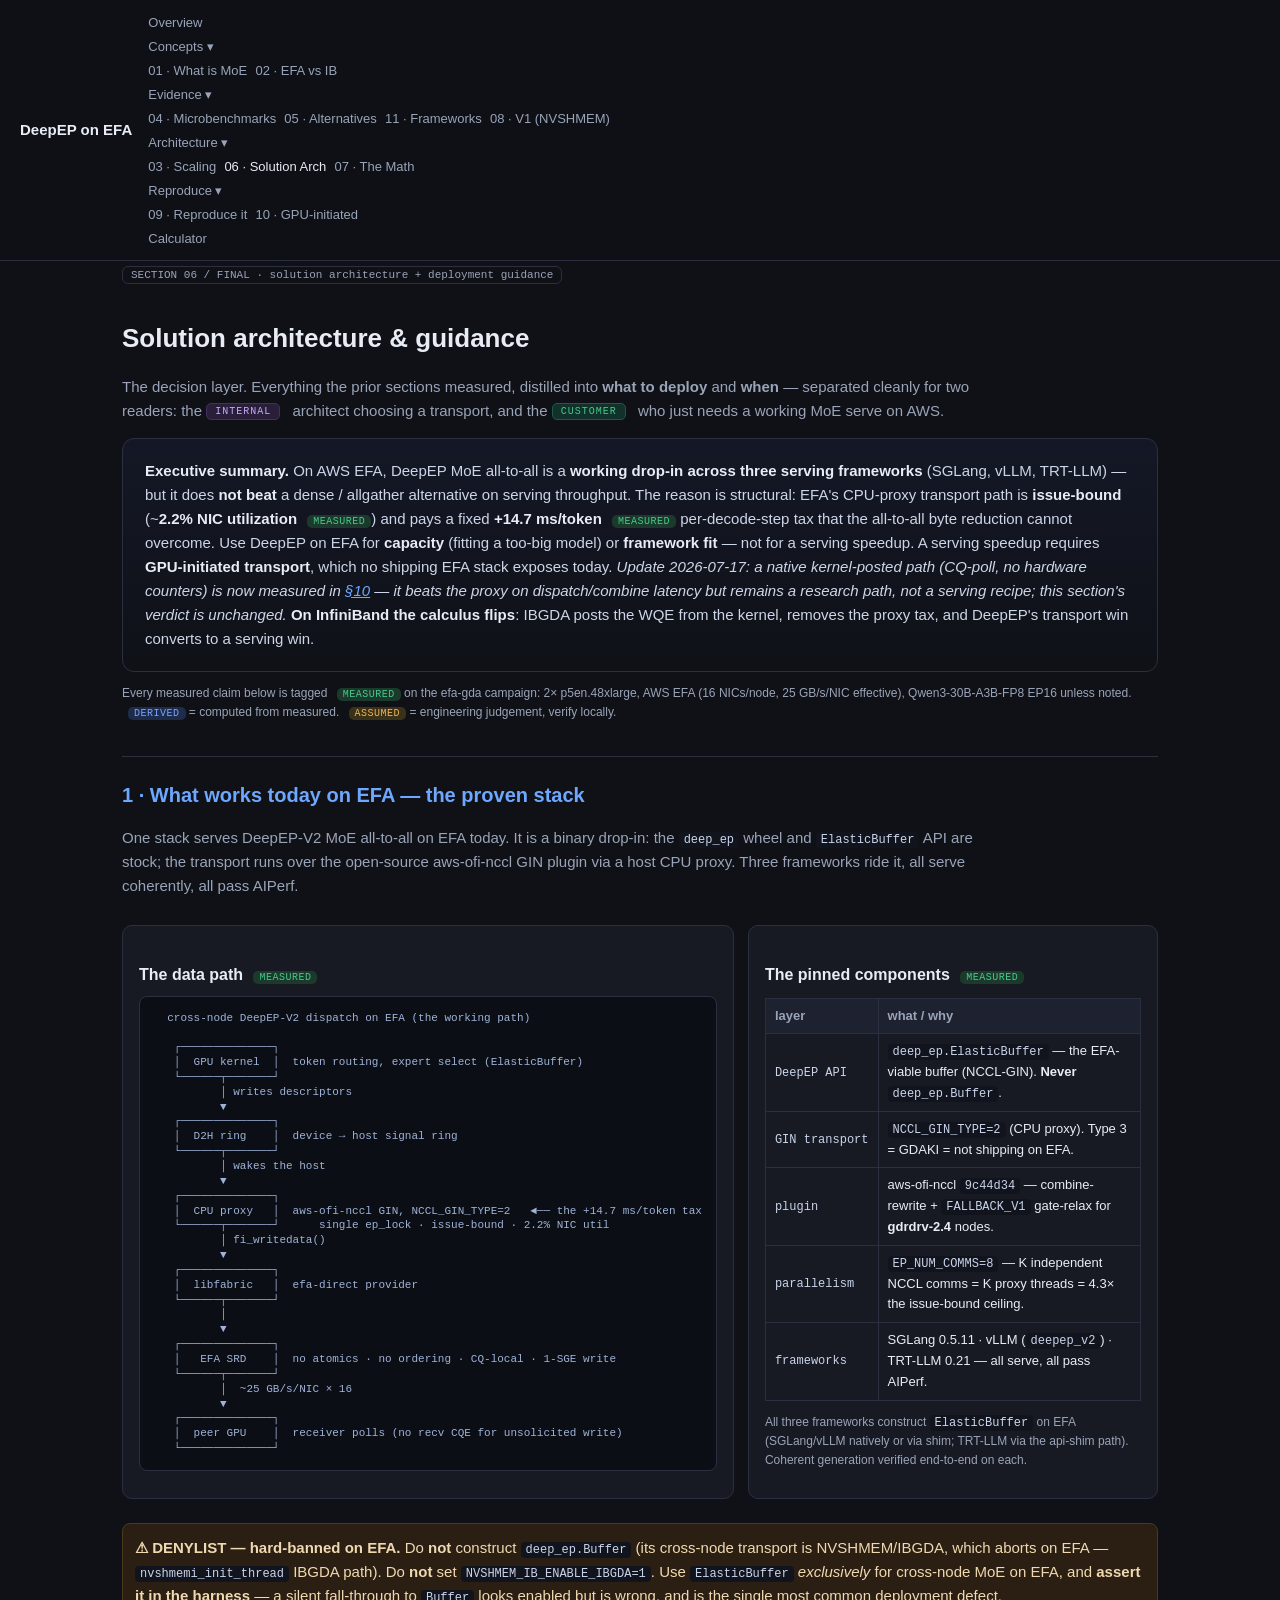
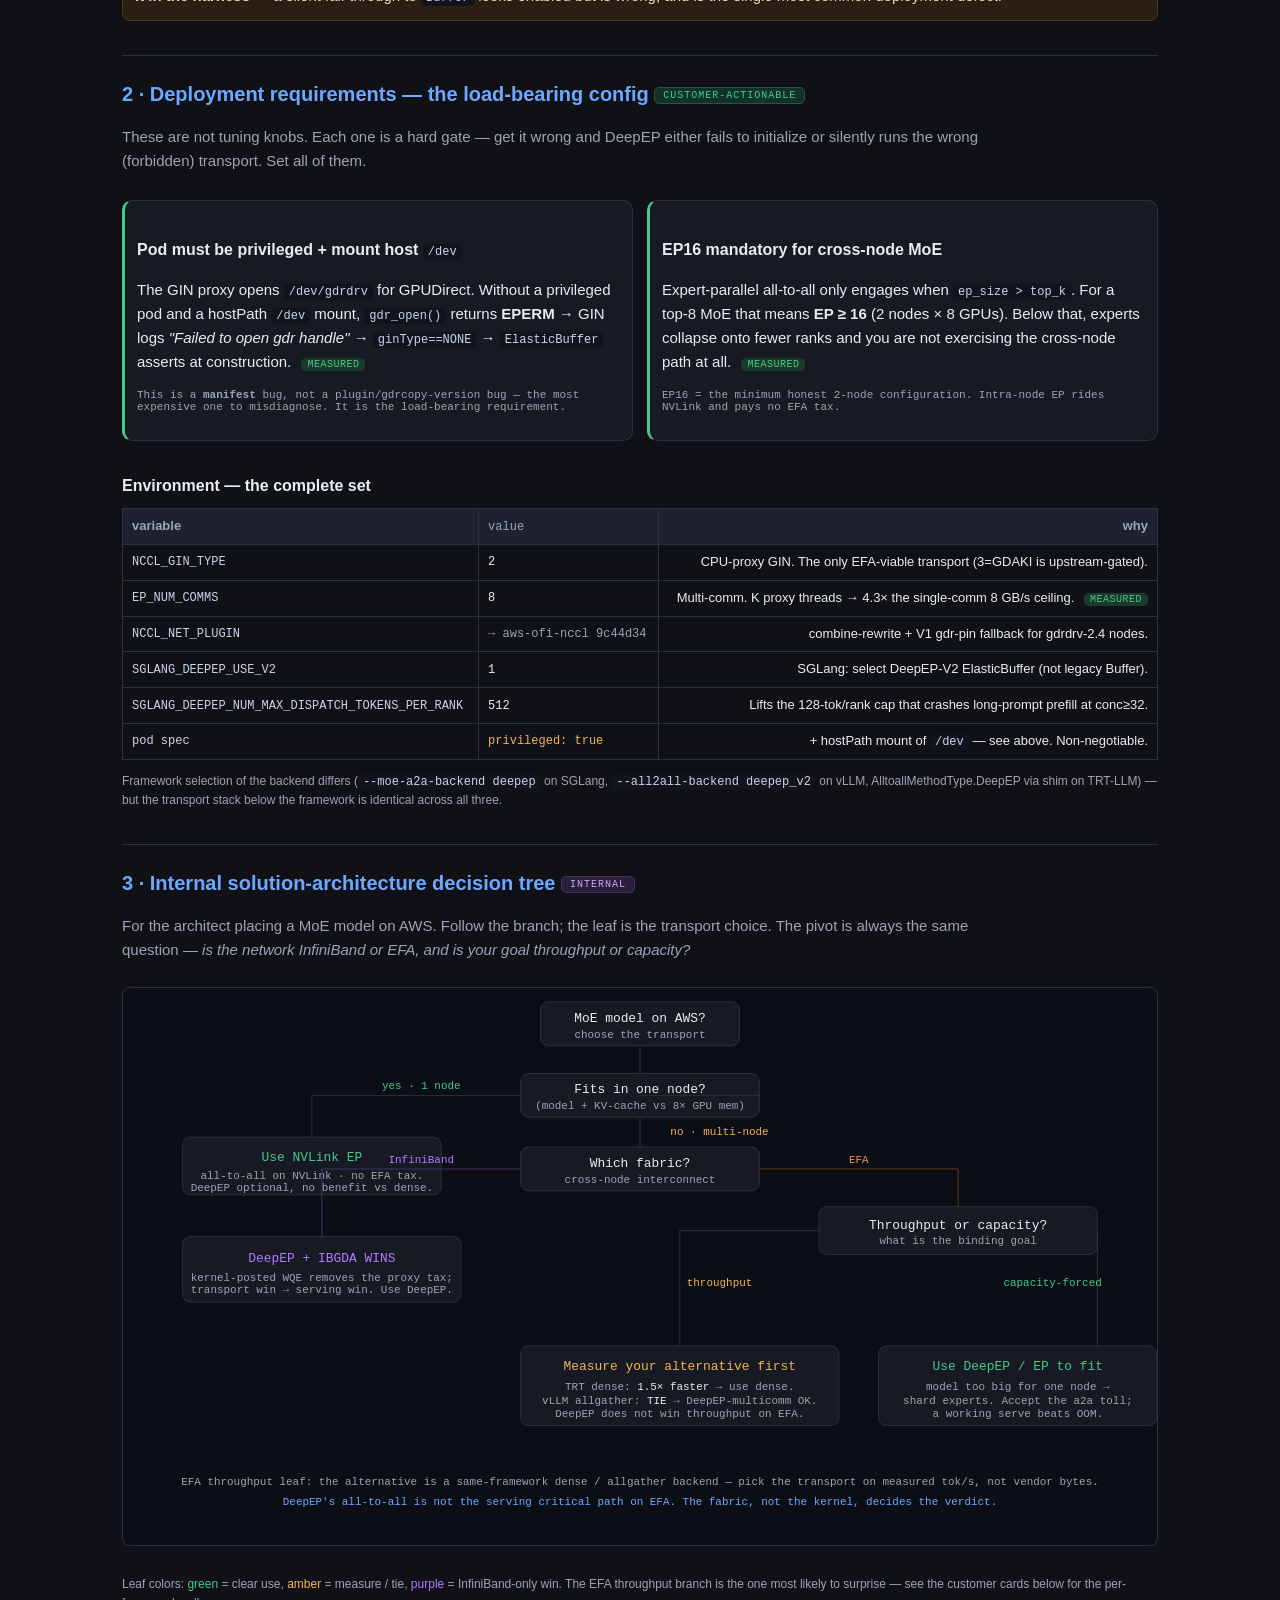
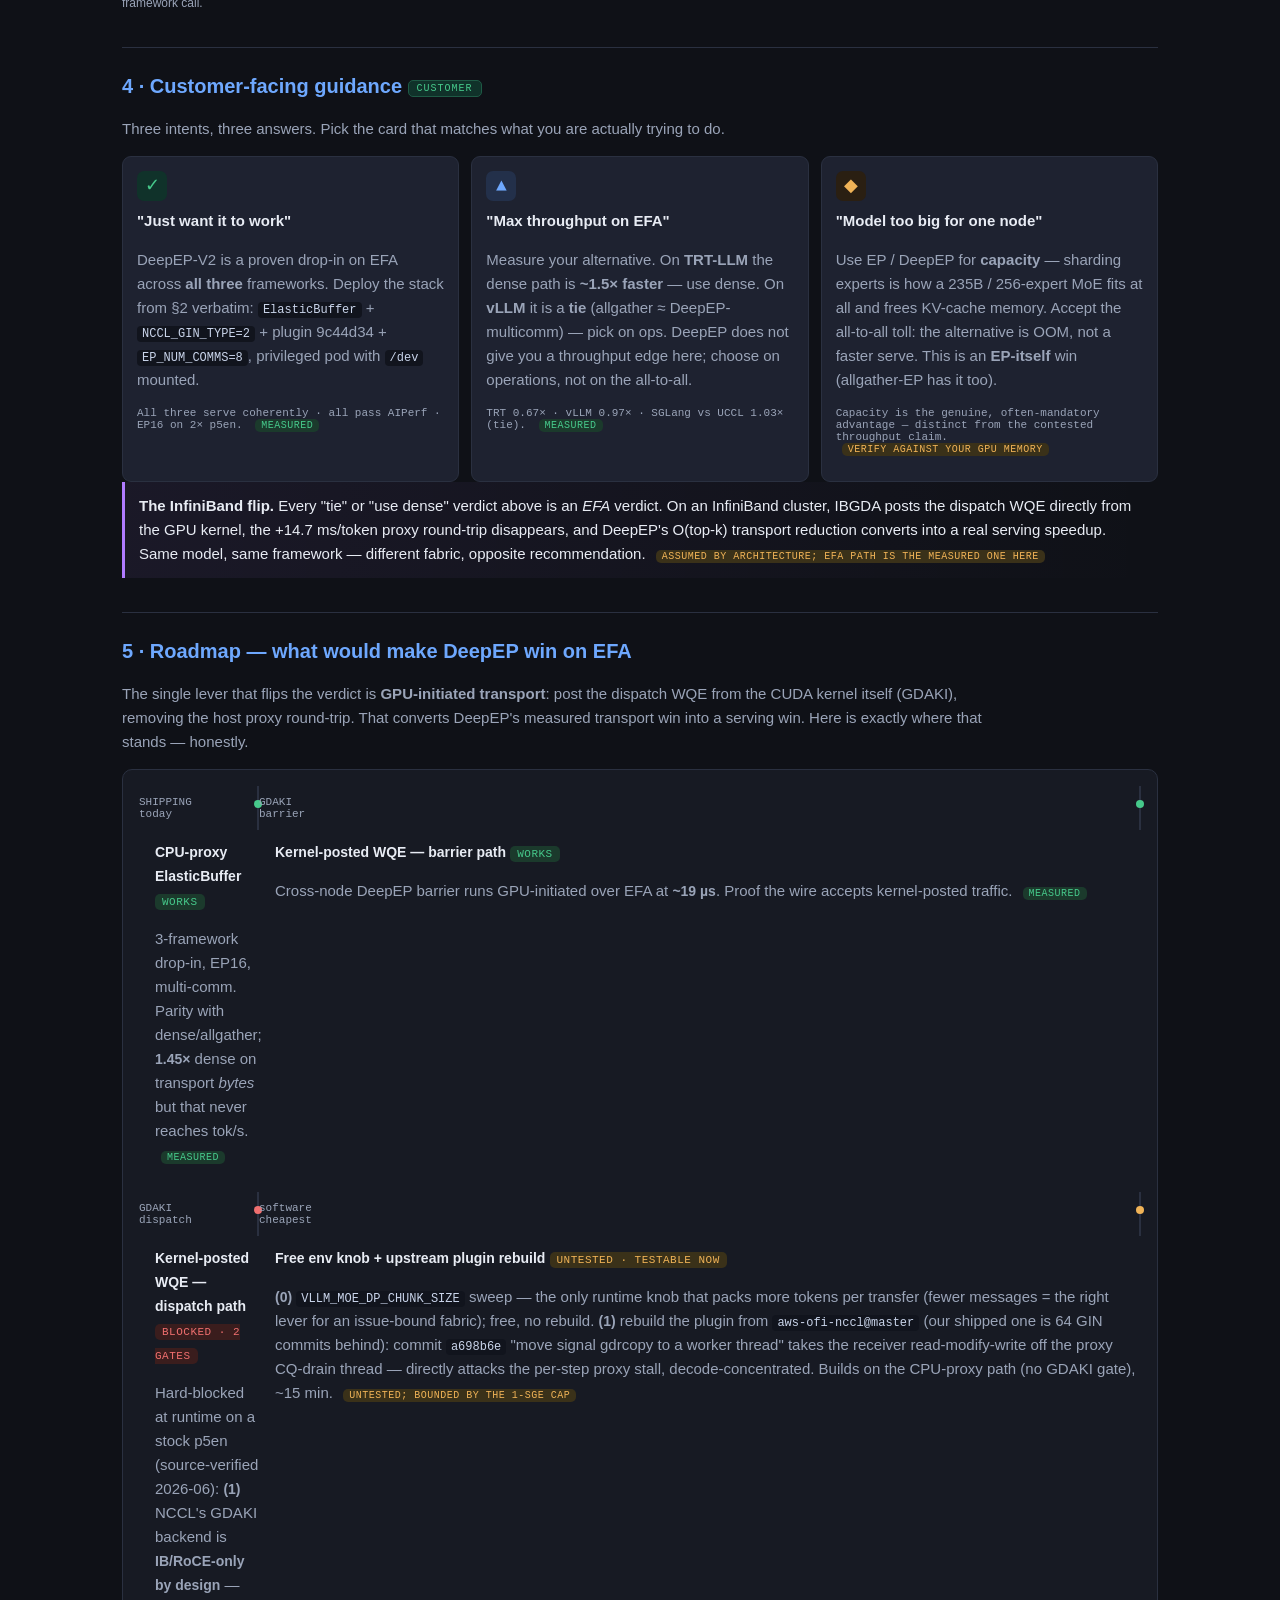
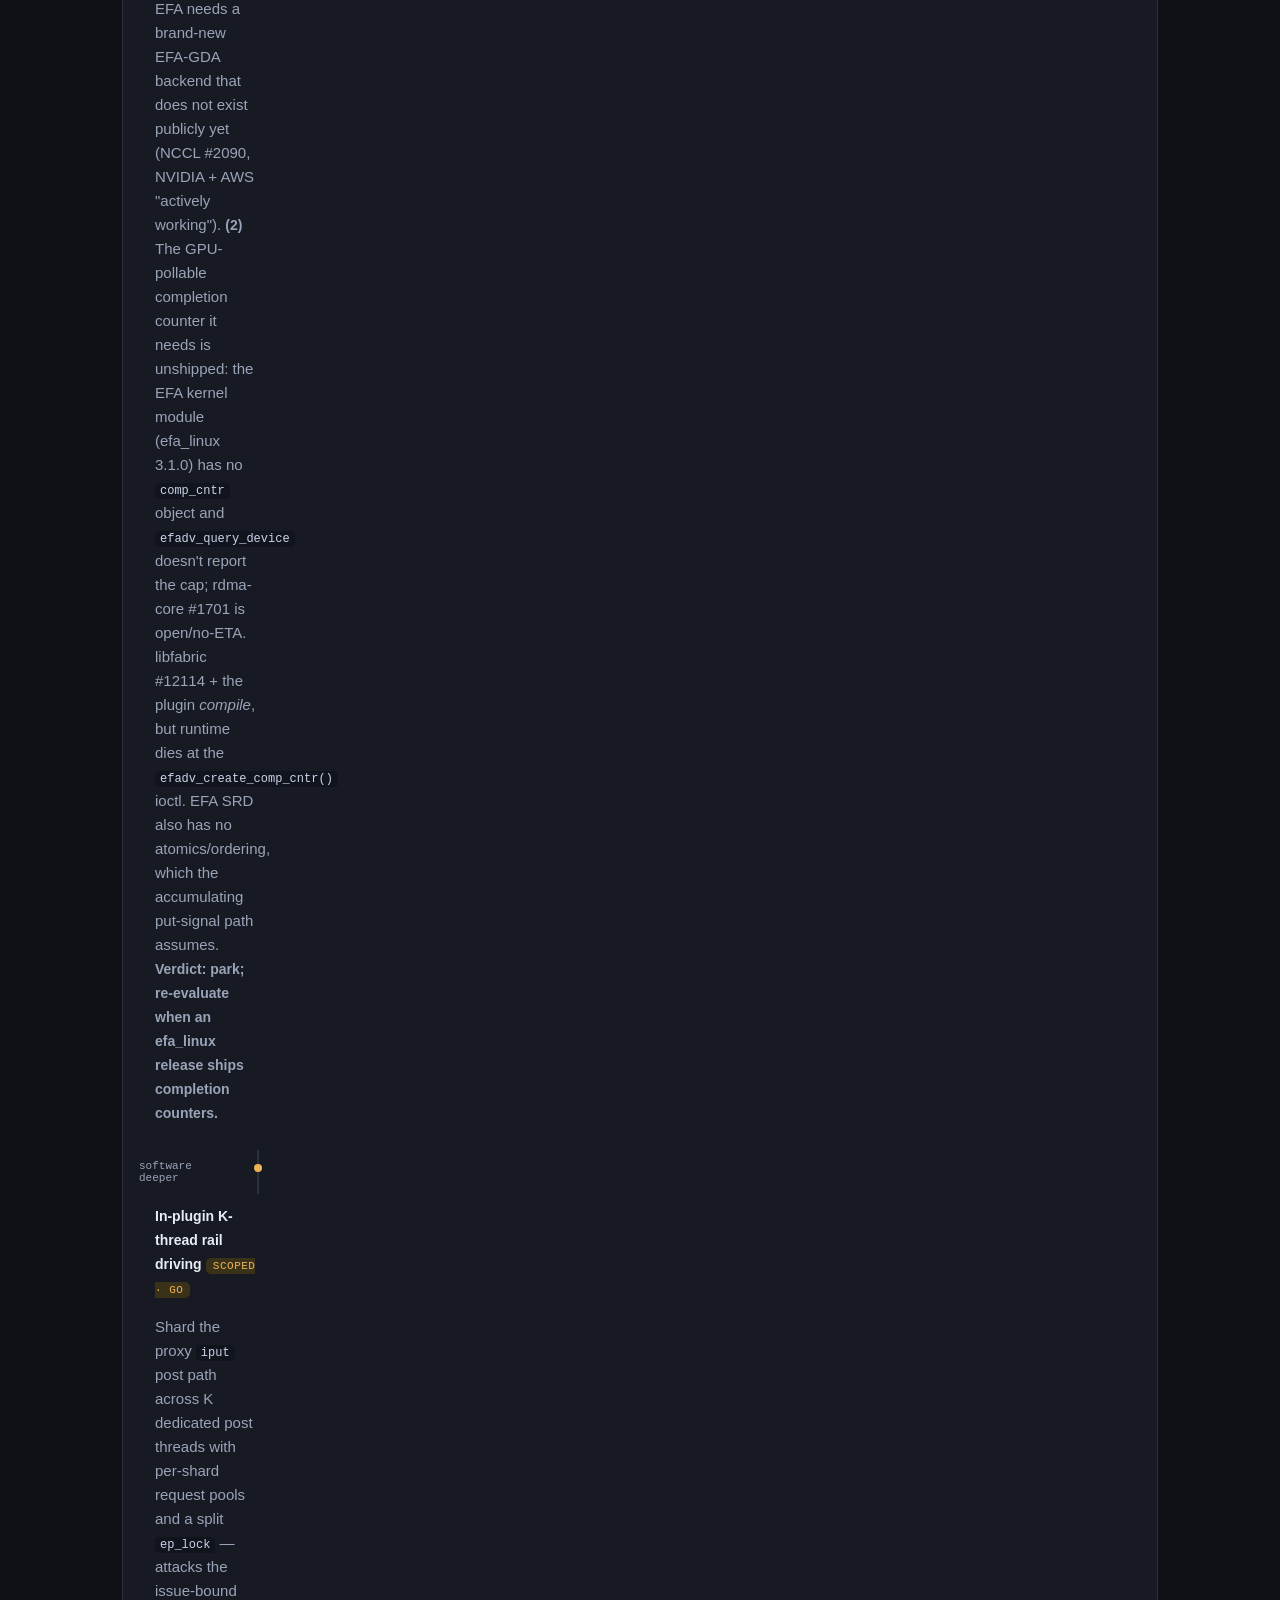
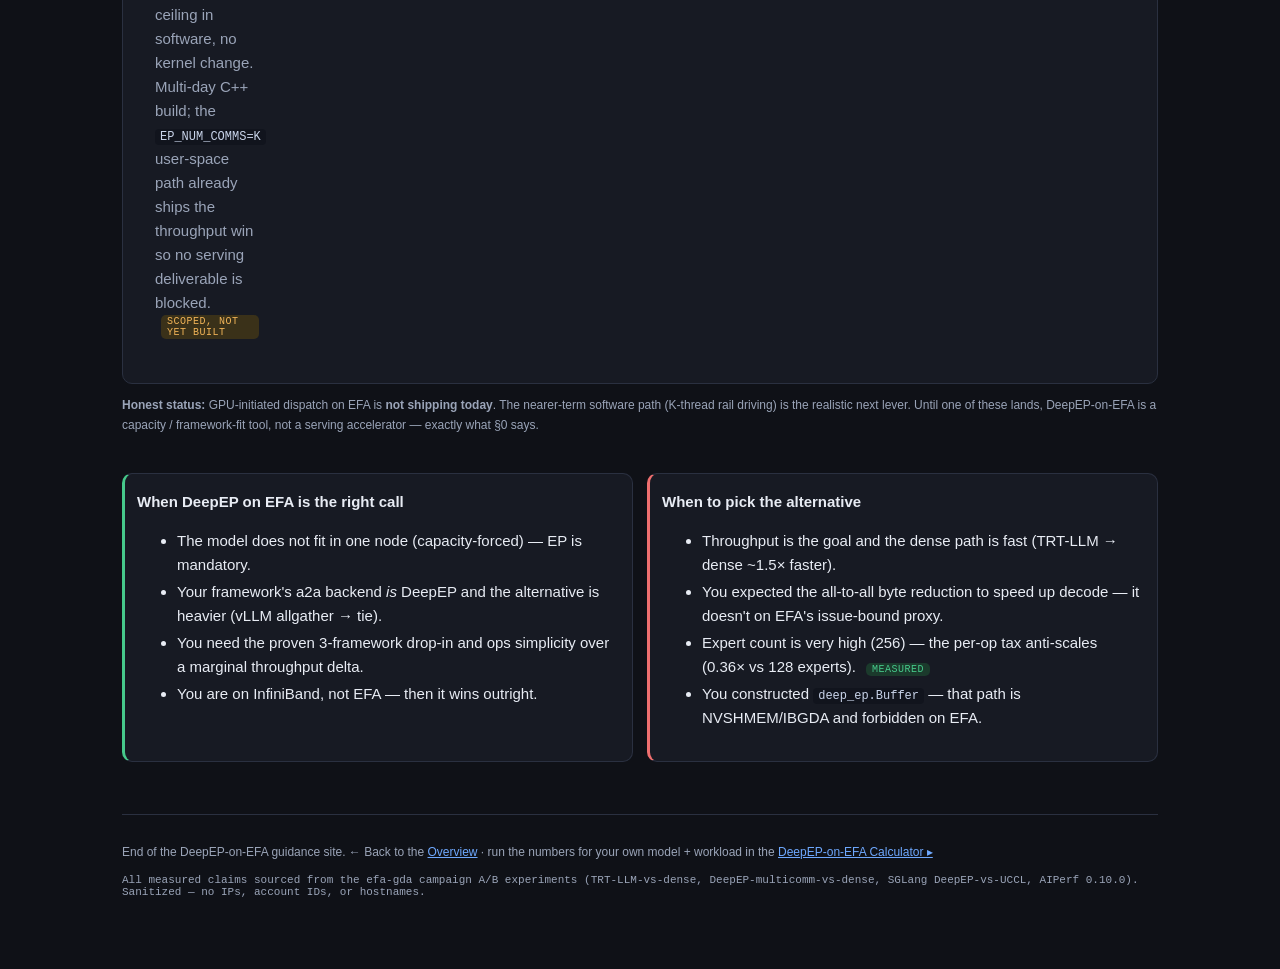
<file: sections/06-solution-arch.html>
<!DOCTYPE html>
<html lang="en">
<head>
<meta charset="utf-8"/>
<meta name="viewport" content="width=device-width, initial-scale=1"/>
<title>06 · Solution architecture + guidance — DeepEP on AWS EFA</title>
<link rel="stylesheet" href="../assets/site.css">
<style>
  /* section-local additions only — base lives in ../assets/site.css */
  .lede{background:linear-gradient(180deg,#141826,#0f1117);border:1px solid var(--line);border-radius:12px;padding:20px 22px;margin:14px 0 8px}
  .lede p{margin:0;max-width:none;color:#cdd6e8}
  .lede b{color:var(--ink)}
  .stamp{display:inline-block;font:11px var(--mono);color:var(--mut);border:1px solid var(--line);border-radius:6px;padding:2px 8px;margin:0 0 10px}
  .aud{display:inline-block;font:10px var(--mono);text-transform:uppercase;letter-spacing:1px;padding:2px 8px;border-radius:5px;margin-right:8px;vertical-align:middle}
  .aud.int{background:#2a1f3a;color:#c9a8ff;border:1px solid #443060}
  .aud.cust{background:#10322a;color:var(--good);border:1px solid #1e5a45}
  .kv{font-size:13px}
  .kv td:nth-child(2),.kv th:nth-child(2){text-align:left;font:12px var(--mono)}
  .kv td:first-child{font:12px var(--mono);color:#c9d4ea}
  .stk-tbl td,.stk-tbl th{text-align:left}
  .stk-tbl td:first-child{font:12px var(--mono);color:#c9d4ea;white-space:nowrap}
  .tier{display:flex;align-items:center;gap:10px;margin:7px 0}
  .tier .n{font:12px var(--mono);background:var(--panel2);border:1px solid var(--line);border-radius:6px;width:28px;height:28px;display:flex;align-items:center;justify-content:center;flex-shrink:0;color:var(--mut)}
  .verd{font:11px var(--mono);text-transform:uppercase;letter-spacing:.5px;padding:2px 7px;border-radius:5px}
  .verd.go{background:#1b3a2c;color:var(--good)} .verd.tie{background:#3a3119;color:var(--warn)} .verd.no{background:#3a1d1d;color:var(--bad)}
  .ctag{display:inline-block;font:18px var(--mono);width:30px;height:30px;line-height:30px;text-align:center;border-radius:7px;margin-bottom:6px}
  .ctag.a{background:#10322a;color:var(--good)} .ctag.b{background:#23304a;color:var(--accent)} .ctag.c{background:#2a1f12;color:var(--warn)}
  .card h3{margin:2px 0 6px;font-size:15px}
  .flip{border-left:3px solid var(--ib);padding-left:12px;background:linear-gradient(90deg,rgba(176,123,255,.07),transparent);border-radius:0 8px 8px 0;padding:12px 12px 12px 14px}
  .road{display:grid;grid-template-columns:120px 1fr;gap:0}
  .road .when{font:11px var(--mono);color:var(--mut);padding:10px 12px 10px 0;border-right:2px solid var(--line);position:relative}
  .road .when::after{content:"";position:absolute;right:-5px;top:14px;width:8px;height:8px;border-radius:50%;background:var(--line)}
  .road .row.live .when::after{background:var(--good)}
  .road .row.blk .when::after{background:var(--bad)}
  .road .row.near .when::after{background:var(--warn)}
  .road .what{padding:10px 0 10px 16px}
  .road .what b{font-size:14px}
  .micro{font:11px var(--mono);color:var(--mut)}
  svg text{font-family:var(--mono);fill:#9fb3d8}
  svg .nodefill{fill:#171a23;stroke:#2a3040}
  svg .ink{fill:#e8ecf4}
  svg .acc{fill:#6ea8fe} svg .gd{fill:#46c98b} svg .bd{fill:#ef6f6f} svg .wn{fill:#f0b357} svg .ib{fill:#b07bff} svg .mu{fill:#9aa4b8}
</style>
</head>
<body>

<header class="site">
  <span class="brand">DeepEP on EFA</span>
  <nav>
    <a href="../index.html">Overview</a>
    <div class="dropdown">
      <a href="#" class="dropbtn">Concepts ▾</a>
      <div class="dropdown-content">
        <a href="01-what-is-moe.html">01 · What is MoE</a>
        <a href="02-efa-vs-infiniband.html">02 · EFA vs IB</a>
      </div>
    </div>
    <div class="dropdown">
      <a href="#" class="dropbtn">Evidence ▾</a>
      <div class="dropdown-content">
        <a href="04-microbenchmarks.html">04 · Microbenchmarks</a>
        <a href="05-alternatives.html">05 · Alternatives</a>
        <a href="11-frameworks.html">11 · Frameworks</a>
        <a href="08-v1-nvshmem-backend.html">08 · V1 (NVSHMEM)</a>
      </div>
    </div>
    <div class="dropdown">
      <a href="#" class="dropbtn">Architecture ▾</a>
      <div class="dropdown-content">
        <a href="03-scaling.html">03 · Scaling</a>
        <a href="06-solution-arch.html" style="color:var(--ink)">06 · Solution Arch</a>
        <a href="07-the-math.html">07 · The Math</a>
      </div>
    </div>
    <div class="dropdown">
      <a href="#" class="dropbtn">Reproduce ▾</a>
      <div class="dropdown-content">
        <a href="09-public-repro.html">09 · Reproduce it</a>
        <a href="10-gpu-initiated-native.html">10 · GPU-initiated</a>
      </div>
    </div>
    <a href="../calculator/">Calculator</a>
  </nav>
</header>

<div class="wrap">

  <span class="stamp">SECTION 06 / FINAL · solution architecture + deployment guidance</span>
  <h1>Solution architecture &amp; guidance</h1>
  <p class="sub">The decision layer. Everything the prior sections measured, distilled into <b>what to deploy</b>
  and <b>when</b> — separated cleanly for two readers: the <span class="aud int">internal</span> architect choosing a
  transport, and the <span class="aud cust">customer</span> who just needs a working MoE serve on AWS.</p>

  <!-- ============================================================ §0 EXECUTIVE SUMMARY -->
  <div class="lede">
    <p><b>Executive summary.</b> On AWS EFA, DeepEP MoE all-to-all is a <b>working drop-in across three serving
    frameworks</b> (SGLang, vLLM, TRT-LLM) — but it does <b>not beat</b> a dense / allgather alternative on serving
    throughput. The reason is structural: EFA's CPU-proxy transport path is <b>issue-bound</b> (~<b>2.2% NIC
    utilization</b> <span class="pill m">measured</span>) and pays a fixed <b>+14.7&nbsp;ms/token</b>
    <span class="pill m">measured</span> per-decode-step tax that the all-to-all byte reduction cannot overcome.
    Use DeepEP on EFA for <b>capacity</b> (fitting a too-big model) or <b>framework fit</b> — not for a serving
    speedup. A serving speedup requires <b>GPU-initiated transport</b>, which no shipping EFA stack exposes today. <i>Update 2026-07-17: a native kernel-posted path (CQ-poll, no hardware counters) is now measured in <a href="10-gpu-initiated-native.html">§10</a> — it beats the proxy on dispatch/combine latency but remains a research path, not a serving recipe; this section's verdict is unchanged.</i>
    <b>On InfiniBand the calculus flips</b>: IBGDA posts the WQE from the kernel, removes the proxy tax, and
    DeepEP's transport win converts to a serving win.</p>
  </div>
  <p class="legend">Every measured claim below is tagged <span class="pill m">measured</span> on the efa-gda
  campaign: 2× p5en.48xlarge, AWS EFA (16 NICs/node, 25&nbsp;GB/s/NIC effective), Qwen3-30B-A3B-FP8 EP16 unless
  noted. <span class="pill d">derived</span> = computed from measured. <span class="pill a">assumed</span> = engineering
  judgement, verify locally.</p>

  <!-- ============================================================ §1 WHAT WORKS TODAY -->
  <h2>1 · What works today on EFA — the proven stack</h2>
  <p class="sub">One stack serves DeepEP-V2 MoE all-to-all on EFA today. It is a binary drop-in: the
  <code>deep_ep</code> wheel and <code>ElasticBuffer</code> API are stock; the transport runs over the
  open-source aws-ofi-nccl GIN plugin via a host CPU proxy. Three frameworks ride it, all serve coherently,
  all pass AIPerf.</p>

  <div class="twocol">
    <div class="panel">
      <h3>The data path <span class="pill m">measured</span></h3>
      <div class="diag">  cross-node DeepEP-V2 dispatch on EFA (the working path)

   ┌──────────────┐
   │  GPU kernel  │  token routing, expert select (ElasticBuffer)
   └──────┬───────┘
          │ writes descriptors
          ▼
   ┌──────────────┐
   │  D2H ring    │  device → host signal ring
   └──────┬───────┘
          │ wakes the host
          ▼
   ┌──────────────┐
   │  CPU proxy   │  aws-ofi-nccl GIN, NCCL_GIN_TYPE=2   ◄── the +14.7 ms/token tax
   └──────┬───────┘      single ep_lock · issue-bound · 2.2% NIC util
          │ fi_writedata()
          ▼
   ┌──────────────┐
   │  libfabric   │  efa-direct provider
   └──────┬───────┘
          │
          ▼
   ┌──────────────┐
   │   EFA SRD    │  no atomics · no ordering · CQ-local · 1-SGE write
   └──────┬───────┘
          │  ~25 GB/s/NIC × 16
          ▼
   ┌──────────────┐
   │  peer GPU    │  receiver polls (no recv CQE for unsolicited write)
   └──────────────┘</div>
    </div>

    <div class="panel">
      <h3>The pinned components <span class="pill m">measured</span></h3>
      <table class="stk-tbl">
        <tr><th>layer</th><th>what / why</th></tr>
        <tr><td>DeepEP API</td><td><code>deep_ep.ElasticBuffer</code> — the EFA-viable buffer (NCCL-GIN). <b>Never</b> <code>deep_ep.Buffer</code>.</td></tr>
        <tr><td>GIN transport</td><td><code>NCCL_GIN_TYPE=2</code> (CPU proxy). Type 3 = GDAKI = not shipping on EFA.</td></tr>
        <tr><td>plugin</td><td>aws-ofi-nccl <code>9c44d34</code> — combine-rewrite + <code>FALLBACK_V1</code> gate-relax for <b>gdrdrv-2.4</b> nodes.</td></tr>
        <tr><td>parallelism</td><td><code>EP_NUM_COMMS=8</code> — K independent NCCL comms = K proxy threads = 4.3× the issue-bound ceiling.</td></tr>
        <tr><td>frameworks</td><td>SGLang 0.5.11 · vLLM (<code>deepep_v2</code>) · TRT-LLM 0.21 — all serve, all pass AIPerf.</td></tr>
      </table>
      <p class="legend">All three frameworks construct <code>ElasticBuffer</code> on EFA (SGLang/vLLM natively or
      via shim; TRT-LLM via the api-shim path). Coherent generation verified end-to-end on each.</p>
    </div>
  </div>

  <div class="warnbox">
    <b>⚠ DENYLIST — hard-banned on EFA.</b> Do <b>not</b> construct <code>deep_ep.Buffer</code> (its cross-node
    transport is NVSHMEM/IBGDA, which aborts on EFA — <code>nvshmemi_init_thread</code> IBGDA path).
    Do <b>not</b> set <code>NVSHMEM_IB_ENABLE_IBGDA=1</code>. Use <code>ElasticBuffer</code> <i>exclusively</i> for
    cross-node MoE on EFA, and <b>assert it in the harness</b> — a silent fall-through to <code>Buffer</code> looks
    enabled but is wrong, and is the single most common deployment defect.
  </div>

  <!-- ============================================================ §2 DEPLOYMENT REQUIREMENTS -->
  <h2>2 · Deployment requirements — the load-bearing config <span class="aud cust">customer-actionable</span></h2>
  <p class="sub">These are not tuning knobs. Each one is a hard gate — get it wrong and DeepEP either fails to
  initialize or silently runs the wrong (forbidden) transport. Set all of them.</p>

  <div class="twocol">
    <div class="panel is">
      <h3>Pod must be privileged + mount host <code>/dev</code></h3>
      <p>The GIN proxy opens <code>/dev/gdrdrv</code> for GPUDirect. Without a privileged pod and a hostPath
      <code>/dev</code> mount, <code>gdr_open()</code> returns <b>EPERM</b> → GIN logs <i>"Failed to open gdr
      handle"</i> → <code>ginType==NONE</code> → <code>ElasticBuffer</code> asserts at construction.
      <span class="pill m">measured</span></p>
      <p class="micro">This is a <b>manifest</b> bug, not a plugin/gdrcopy-version bug — the most expensive one to
      misdiagnose. It is the load-bearing requirement.</p>
    </div>
    <div class="panel is">
      <h3>EP16 mandatory for cross-node MoE</h3>
      <p>Expert-parallel all-to-all only engages when <code>ep_size &gt; top_k</code>. For a top-8 MoE that means
      <b>EP ≥ 16</b> (2 nodes × 8 GPUs). Below that, experts collapse onto fewer ranks and you are not exercising
      the cross-node path at all. <span class="pill m">measured</span></p>
      <p class="micro">EP16 = the minimum honest 2-node configuration. Intra-node EP rides NVLink and pays no EFA tax.</p>
    </div>
  </div>

  <h3>Environment — the complete set</h3>
  <table class="kv">
    <tr><th>variable</th><th>value</th><th>why</th></tr>
    <tr><td>NCCL_GIN_TYPE</td><td>2</td><td>CPU-proxy GIN. The only EFA-viable transport (3=GDAKI is upstream-gated).</td></tr>
    <tr><td>EP_NUM_COMMS</td><td>8</td><td>Multi-comm. K proxy threads → 4.3× the single-comm 8&nbsp;GB/s ceiling. <span class="pill m">measured</span></td></tr>
    <tr><td>NCCL_NET_PLUGIN</td><td><span class="mut">→ aws-ofi-nccl 9c44d34</span></td><td>combine-rewrite + V1 gdr-pin fallback for gdrdrv-2.4 nodes.</td></tr>
    <tr><td>SGLANG_DEEPEP_USE_V2</td><td>1</td><td>SGLang: select DeepEP-V2 ElasticBuffer (not legacy Buffer).</td></tr>
    <tr><td>SGLANG_DEEPEP_NUM_MAX_DISPATCH<wbr>_TOKENS_PER_RANK</td><td>512</td><td>Lifts the 128-tok/rank cap that crashes long-prompt prefill at conc≥32.</td></tr>
    <tr><td class="mut">pod spec</td><td><span class="warn">privileged: true</span></td><td>+ hostPath mount of <code>/dev</code> — see above. Non-negotiable.</td></tr>
  </table>
  <p class="legend">Framework selection of the backend differs (<code>--moe-a2a-backend deepep</code> on SGLang,
  <code>--all2all-backend deepep_v2</code> on vLLM, AlltoallMethodType.DeepEP via shim on TRT-LLM) — but the
  transport stack below the framework is identical across all three.</p>

  <!-- ============================================================ §3 INTERNAL DECISION TREE -->
  <h2>3 · Internal solution-architecture decision tree <span class="aud int">internal</span></h2>
  <p class="sub">For the architect placing a MoE model on AWS. Follow the branch; the leaf is the transport choice.
  The pivot is always the same question — <i>is the network InfiniBand or EFA, and is your goal throughput or
  capacity?</i></p>

  <svg viewBox="0 0 1040 560" role="img" aria-label="Decision tree: choosing a MoE transport on AWS">
    <!-- root -->
    <rect class="nodefill" x="420" y="14" width="200" height="44" rx="8"/>
    <text x="520" y="34" text-anchor="middle" class="ink" font-size="13">MoE model on AWS?</text>
    <text x="520" y="50" text-anchor="middle" class="mu" font-size="11">choose the transport</text>

    <!-- level 1: fits one node? -->
    <line x1="520" y1="58" x2="520" y2="86" stroke="#2a3040"/>
    <rect class="nodefill" x="400" y="86" width="240" height="44" rx="8"/>
    <text x="520" y="106" text-anchor="middle" class="ink" font-size="13">Fits in one node?</text>
    <text x="520" y="122" text-anchor="middle" class="mu" font-size="11">(model + KV-cache vs 8× GPU mem)</text>

    <!-- YES one node -> NVLink -->
    <line x1="400" y1="108" x2="190" y2="108" stroke="#2a3040"/>
    <line x1="190" y1="108" x2="190" y2="150" stroke="#2a3040"/>
    <text x="300" y="102" text-anchor="middle" class="gd" font-size="11">yes · 1 node</text>
    <rect class="nodefill" x="60" y="150" width="260" height="58" rx="8" stroke="#1e5a45"/>
    <text x="190" y="174" text-anchor="middle" class="gd" font-size="13">Use NVLink EP</text>
    <text x="190" y="192" text-anchor="middle" class="mu" font-size="11">all-to-all on NVLink · no EFA tax.</text>
    <text x="190" y="204" text-anchor="middle" class="mu" font-size="11">DeepEP optional, no benefit vs dense.</text>

    <!-- NO one node -> multi-node -->
    <line x1="640" y1="108" x2="520" y2="108" stroke="#2a3040"/>
    <line x1="520" y1="130" x2="520" y2="160" stroke="#2a3040"/>
    <text x="600" y="148" text-anchor="middle" class="wn" font-size="11">no · multi-node</text>

    <!-- level 2: which fabric -->
    <rect class="nodefill" x="400" y="160" width="240" height="44" rx="8"/>
    <text x="520" y="180" text-anchor="middle" class="ink" font-size="13">Which fabric?</text>
    <text x="520" y="196" text-anchor="middle" class="mu" font-size="11">cross-node interconnect</text>

    <!-- IB branch -->
    <line x1="400" y1="182" x2="200" y2="182" stroke="#443060"/>
    <line x1="200" y1="182" x2="200" y2="250" stroke="#443060"/>
    <text x="300" y="176" text-anchor="middle" class="ib" font-size="11">InfiniBand</text>
    <rect class="nodefill" x="60" y="250" width="280" height="66" rx="8" stroke="#443060"/>
    <text x="200" y="276" text-anchor="middle" class="ib" font-size="13">DeepEP + IBGDA WINS</text>
    <text x="200" y="295" text-anchor="middle" class="mu" font-size="11">kernel-posted WQE removes the proxy tax;</text>
    <text x="200" y="307" text-anchor="middle" class="mu" font-size="11">transport win → serving win. Use DeepEP.</text>

    <!-- EFA branch -->
    <line x1="640" y1="182" x2="840" y2="182" stroke="#5a3a1c"/>
    <line x1="840" y1="182" x2="840" y2="220" stroke="#5a3a1c"/>
    <text x="740" y="176" text-anchor="middle" class="efa" font-size="11" style="fill:#ff8a5c">EFA</text>

    <!-- EFA level 3: throughput or capacity -->
    <rect class="nodefill" x="700" y="220" width="280" height="48" rx="8" stroke="#5a3a1c"/>
    <text x="840" y="242" text-anchor="middle" class="ink" font-size="13">Throughput or capacity?</text>
    <text x="840" y="258" text-anchor="middle" class="mu" font-size="11">what is the binding goal</text>

    <!-- throughput leaf -->
    <line x1="700" y1="244" x2="560" y2="244" stroke="#2a3040"/>
    <line x1="560" y1="244" x2="560" y2="360" stroke="#2a3040"/>
    <text x="600" y="300" text-anchor="middle" class="wn" font-size="11">throughput</text>
    <rect class="nodefill" x="400" y="360" width="320" height="80" rx="8" stroke="#5a3a1c"/>
    <text x="560" y="384" text-anchor="middle" class="wn" font-size="13">Measure your alternative first</text>
    <text x="560" y="404" text-anchor="middle" class="mu" font-size="11">TRT dense: <tspan class="ink">1.5× faster</tspan> → use dense.</text>
    <text x="560" y="418" text-anchor="middle" class="mu" font-size="11">vLLM allgather: <tspan class="ink">TIE</tspan> → DeepEP-multicomm OK.</text>
    <text x="560" y="432" text-anchor="middle" class="mu" font-size="11">DeepEP does not win throughput on EFA.</text>

    <!-- capacity leaf -->
    <line x1="980" y1="244" x2="980" y2="360" stroke="#2a3040"/>
    <text x="935" y="300" text-anchor="middle" class="gd" font-size="11">capacity-forced</text>
    <rect class="nodefill" x="760" y="360" width="280" height="80" rx="8" stroke="#1e5a45"/>
    <text x="900" y="384" text-anchor="middle" class="gd" font-size="13">Use DeepEP / EP to fit</text>
    <text x="900" y="404" text-anchor="middle" class="mu" font-size="11">model too big for one node →</text>
    <text x="900" y="418" text-anchor="middle" class="mu" font-size="11">shard experts. Accept the a2a toll;</text>
    <text x="900" y="432" text-anchor="middle" class="mu" font-size="11">a working serve beats OOM.</text>

    <!-- footnote line -->
    <text x="520" y="500" text-anchor="middle" class="mu" font-size="11">EFA throughput leaf: the alternative is a same-framework dense / allgather backend — pick the transport on measured tok/s, not vendor bytes.</text>
    <text x="520" y="520" text-anchor="middle" class="acc" font-size="11">DeepEP's all-to-all is not the serving critical path on EFA. The fabric, not the kernel, decides the verdict.</text>
  </svg>
  <p class="legend">Leaf colors: <span class="good">green</span> = clear use, <span class="warn">amber</span> = measure /
  tie, <span class="ib" style="color:#b07bff">purple</span> = InfiniBand-only win. The EFA throughput branch is the
  one most likely to surprise — see the customer cards below for the per-framework call.</p>

  <!-- ============================================================ §4 CUSTOMER CARDS -->
  <h2>4 · Customer-facing guidance <span class="aud cust">customer</span></h2>
  <p class="sub">Three intents, three answers. Pick the card that matches what you are actually trying to do.</p>

  <div class="cards">
    <div class="card">
      <span class="ctag a">✓</span>
      <h3>"Just want it to work"</h3>
      <p class="mut">DeepEP-V2 is a proven drop-in on EFA across <b>all three</b> frameworks. Deploy the stack from
      §2 verbatim: <code>ElasticBuffer</code> + <code>NCCL_GIN_TYPE=2</code> + plugin 9c44d34 +
      <code>EP_NUM_COMMS=8</code>, privileged pod with <code>/dev</code> mounted.</p>
      <p class="micro good">All three serve coherently · all pass AIPerf · EP16 on 2× p5en. <span class="pill m">measured</span></p>
    </div>

    <div class="card">
      <span class="ctag b">▲</span>
      <h3>"Max throughput on EFA"</h3>
      <p class="mut">Measure your alternative. On <b>TRT-LLM</b> the dense path is <b>~1.5× faster</b> — use dense.
      On <b>vLLM</b> it is a <b>tie</b> (allgather ≈ DeepEP-multicomm) — pick on ops. DeepEP does not give you a
      throughput edge here; choose on operations, not on the all-to-all.</p>
      <p class="micro warn">TRT 0.67× · vLLM 0.97× · SGLang vs UCCL 1.03× (tie). <span class="pill m">measured</span></p>
    </div>

    <div class="card">
      <span class="ctag c">◆</span>
      <h3>"Model too big for one node"</h3>
      <p class="mut">Use EP / DeepEP for <b>capacity</b> — sharding experts is how a 235B / 256-expert MoE fits at
      all and frees KV-cache memory. Accept the all-to-all toll: the alternative is OOM, not a faster serve. This
      is an <b>EP-itself</b> win (allgather-EP has it too).</p>
      <p class="micro mut">Capacity is the genuine, often-mandatory advantage — distinct from the contested
      throughput claim. <span class="pill a">verify against your GPU memory</span></p>
    </div>
  </div>

  <div class="flip">
    <b>The InfiniBand flip.</b> Every "tie" or "use dense" verdict above is an <i>EFA</i> verdict. On an InfiniBand
    cluster, IBGDA posts the dispatch WQE directly from the GPU kernel, the +14.7&nbsp;ms/token proxy round-trip
    disappears, and DeepEP's O(top-k) transport reduction converts into a real serving speedup. Same model, same
    framework — different fabric, opposite recommendation. <span class="pill a">assumed by architecture; EFA path
    is the measured one here</span>
  </div>

  <!-- ============================================================ §5 ROADMAP -->
  <h2>5 · Roadmap — what would make DeepEP win on EFA</h2>
  <p class="sub">The single lever that flips the verdict is <b>GPU-initiated transport</b>: post the dispatch WQE
  from the CUDA kernel itself (GDAKI), removing the host proxy round-trip. That converts DeepEP's measured
  transport win into a serving win. Here is exactly where that stands — honestly.</p>

  <div class="panel">
    <div class="road">
      <div class="row live">
        <div class="when">SHIPPING<br>today</div>
        <div class="what"><b>CPU-proxy ElasticBuffer</b> <span class="verd go">works</span>
          <p class="mut">3-framework drop-in, EP16, multi-comm. Parity with dense/allgather; <b>1.45×</b> dense on
          transport <i>bytes</i> but that never reaches tok/s. <span class="pill m">measured</span></p></div>
      </div>
      <div class="row live">
        <div class="when">GDAKI<br>barrier</div>
        <div class="what"><b>Kernel-posted WQE — barrier path</b> <span class="verd go">works</span>
          <p class="mut">Cross-node DeepEP barrier runs GPU-initiated over EFA at <b>~19&nbsp;µs</b>. Proof the wire
          accepts kernel-posted traffic. <span class="pill m">measured</span></p></div>
      </div>
      <div class="row blk">
        <div class="when">GDAKI<br>dispatch</div>
        <div class="what"><b>Kernel-posted WQE — dispatch path</b> <span class="verd no">blocked · 2 gates</span>
          <p class="mut">Hard-blocked at runtime on a stock p5en (source-verified 2026-06): <b>(1)</b> NCCL's GDAKI
          backend is <b>IB/RoCE-only by design</b> — EFA needs a brand-new EFA-GDA backend that does not exist publicly
          yet (NCCL #2090, NVIDIA + AWS "actively working"). <b>(2)</b> The GPU-pollable completion counter it needs is
          unshipped: the EFA kernel module (efa_linux 3.1.0) has no <code>comp_cntr</code> object and
          <code>efadv_query_device</code> doesn't report the cap; rdma-core #1701 is open/no-ETA. libfabric #12114 +
          the plugin <i>compile</i>, but runtime dies at the <code>efadv_create_comp_cntr()</code> ioctl. EFA SRD also
          has no atomics/ordering, which the accumulating put-signal path assumes. <b>Verdict: park; re-evaluate when
          an efa_linux release ships completion counters.</b></p></div>
      </div>
      <div class="row near">
        <div class="when">software<br>cheapest</div>
        <div class="what"><b>Free env knob + upstream plugin rebuild</b> <span class="verd tie">untested · testable now</span>
          <p class="mut"><b>(0)</b> <code>VLLM_MOE_DP_CHUNK_SIZE</code> sweep — the only runtime knob that packs more
          tokens per transfer (fewer messages = the right lever for an issue-bound fabric); free, no rebuild.
          <b>(1)</b> rebuild the plugin from <code>aws-ofi-nccl@master</code> (our shipped one is 64 GIN commits behind):
          commit <code>a698b6e</code> "move signal gdrcopy to a worker thread" takes the receiver read-modify-write
          off the proxy CQ-drain thread — directly attacks the per-step proxy stall, decode-concentrated. Builds on the
          CPU-proxy path (no GDAKI gate), ~15&nbsp;min. <span class="pill a">untested; bounded by the 1-SGE cap</span></p></div>
      </div>
      <div class="row near">
        <div class="when">software<br>deeper</div>
        <div class="what"><b>In-plugin K-thread rail driving</b> <span class="verd tie">scoped · GO</span>
          <p class="mut">Shard the proxy <code>iput</code> post path across K dedicated post threads with per-shard
          request pools and a split <code>ep_lock</code> — attacks the issue-bound ceiling in software, no kernel
          change. Multi-day C++ build; the <code>EP_NUM_COMMS=K</code> user-space path already ships the throughput
          win so no serving deliverable is blocked. <span class="pill a">scoped, not yet built</span></p></div>
      </div>
    </div>
  </div>
  <p class="legend"><b>Honest status:</b> GPU-initiated dispatch on EFA is <b>not shipping today</b>. The nearer-term
  software path (K-thread rail driving) is the realistic next lever. Until one of these lands, DeepEP-on-EFA is a
  capacity / framework-fit tool, not a serving accelerator — exactly what §0 says.</p>

  <!-- ============================================================ CLOSE -->
  <div class="twocol" style="margin-top:26px">
    <div class="panel is">
      <b>When DeepEP on EFA is the right call</b>
      <ul>
        <li>The model does not fit in one node (capacity-forced) — EP is mandatory.</li>
        <li>Your framework's a2a backend <i>is</i> DeepEP and the alternative is heavier (vLLM allgather → tie).</li>
        <li>You need the proven 3-framework drop-in and ops simplicity over a marginal throughput delta.</li>
        <li>You are on InfiniBand, not EFA — then it wins outright.</li>
      </ul>
    </div>
    <div class="panel isnot">
      <b>When to pick the alternative</b>
      <ul>
        <li>Throughput is the goal and the dense path is fast (TRT-LLM → dense ~1.5× faster).</li>
        <li>You expected the all-to-all byte reduction to speed up decode — it doesn't on EFA's issue-bound proxy.</li>
        <li>Expert count is very high (256) — the per-op tax anti-scales (0.36× vs 128 experts). <span class="pill m">measured</span></li>
        <li>You constructed <code>deep_ep.Buffer</code> — that path is NVSHMEM/IBGDA and forbidden on EFA.</li>
      </ul>
    </div>
  </div>

  <div class="foot">
    <p>End of the DeepEP-on-EFA guidance site. ← Back to the <a href="../index.html">Overview</a> ·
    run the numbers for your own model + workload in the
    <a href="../calculator/">DeepEP-on-EFA Calculator ▸</a></p>
    <p class="micro">All measured claims sourced from the efa-gda campaign A/B experiments (TRT-LLM-vs-dense,
    DeepEP-multicomm-vs-dense, SGLang DeepEP-vs-UCCL, AIPerf 0.10.0). Sanitized — no IPs, account IDs, or hostnames.</p>
  </div>

</div>
</body>
</html>
</file>
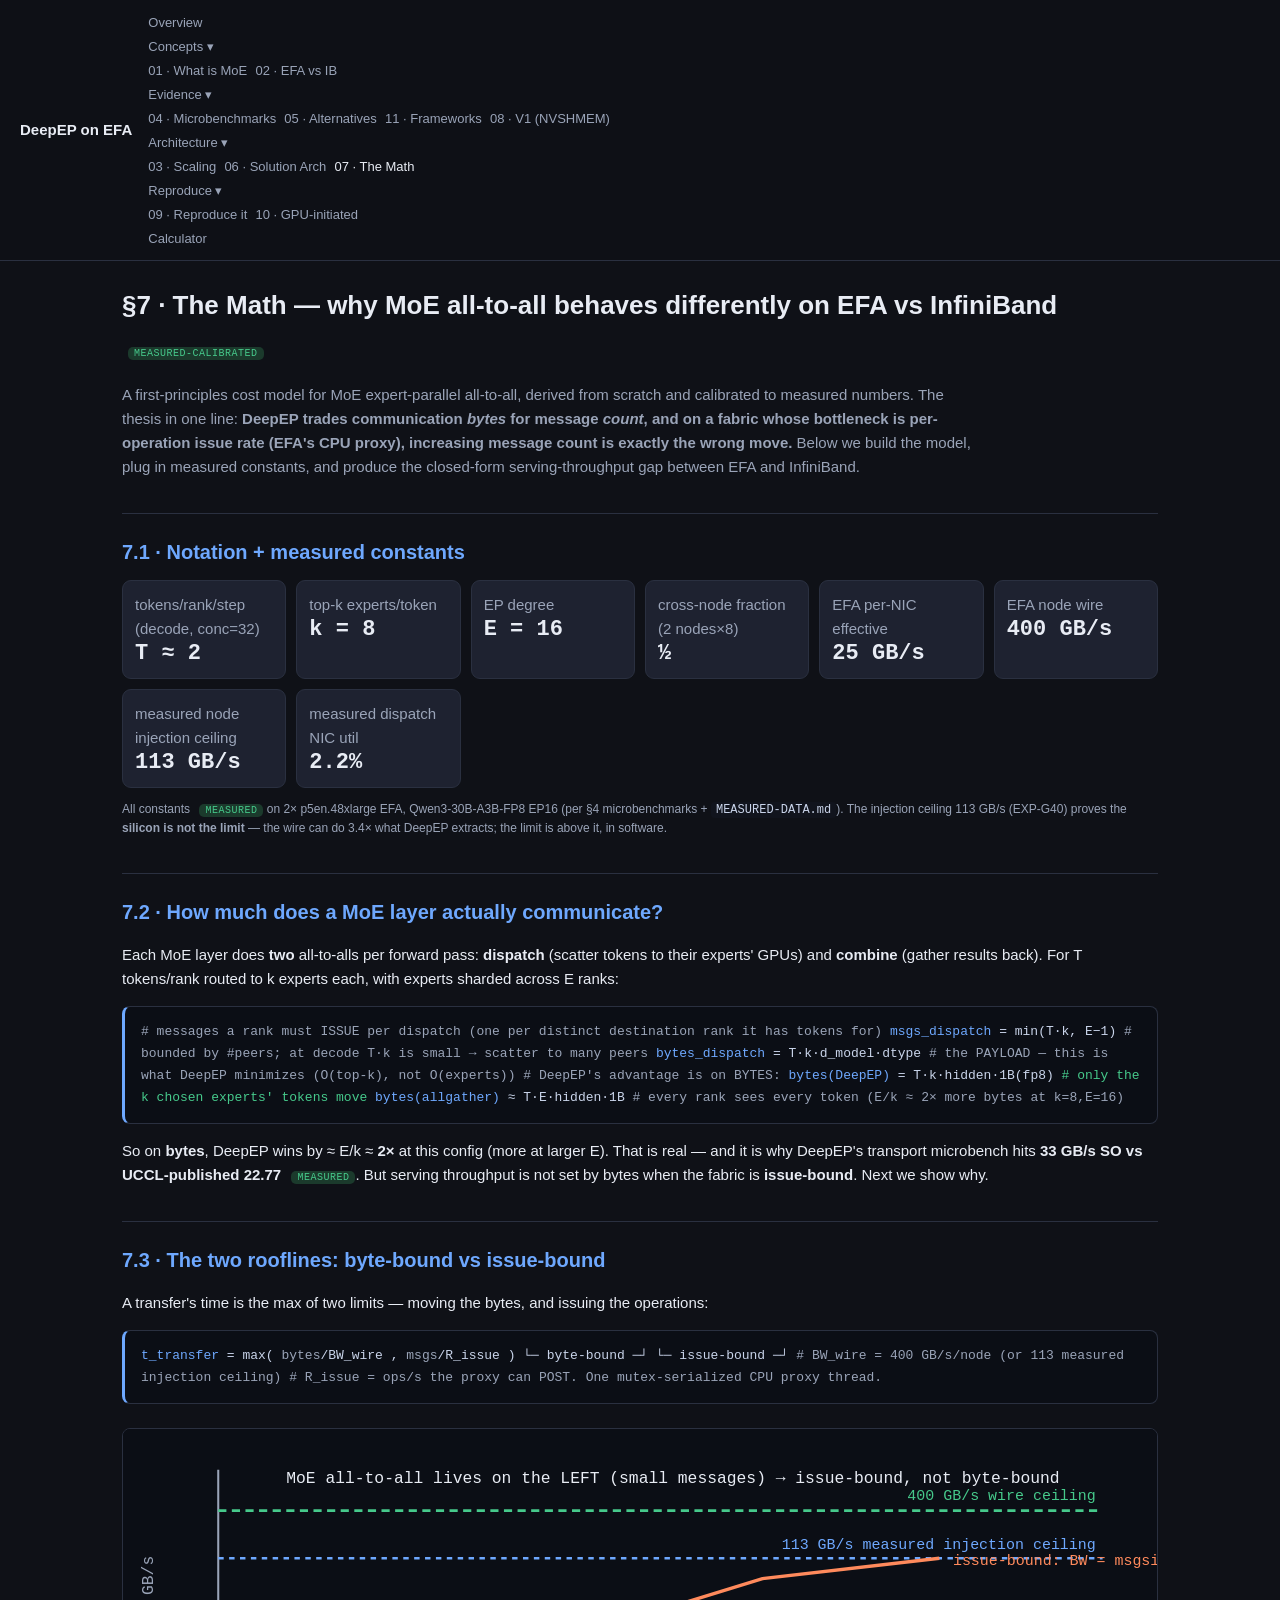
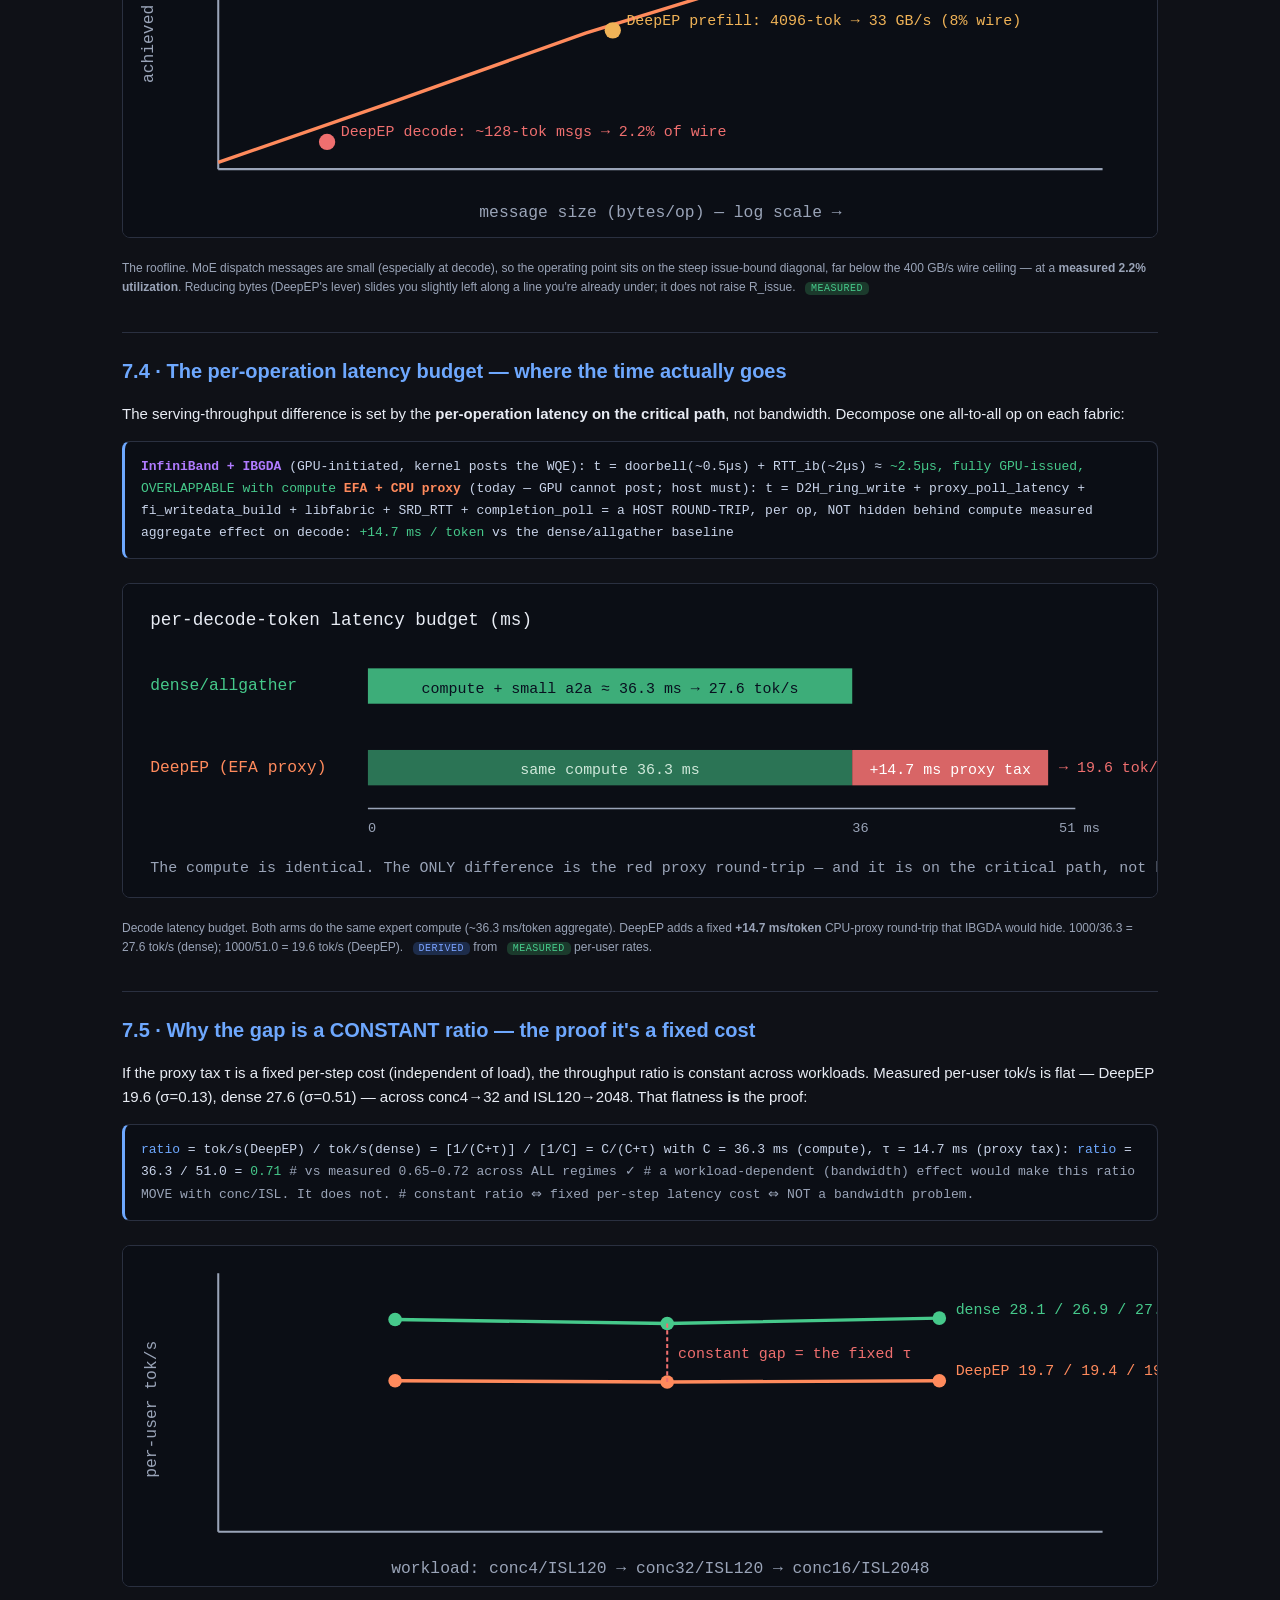
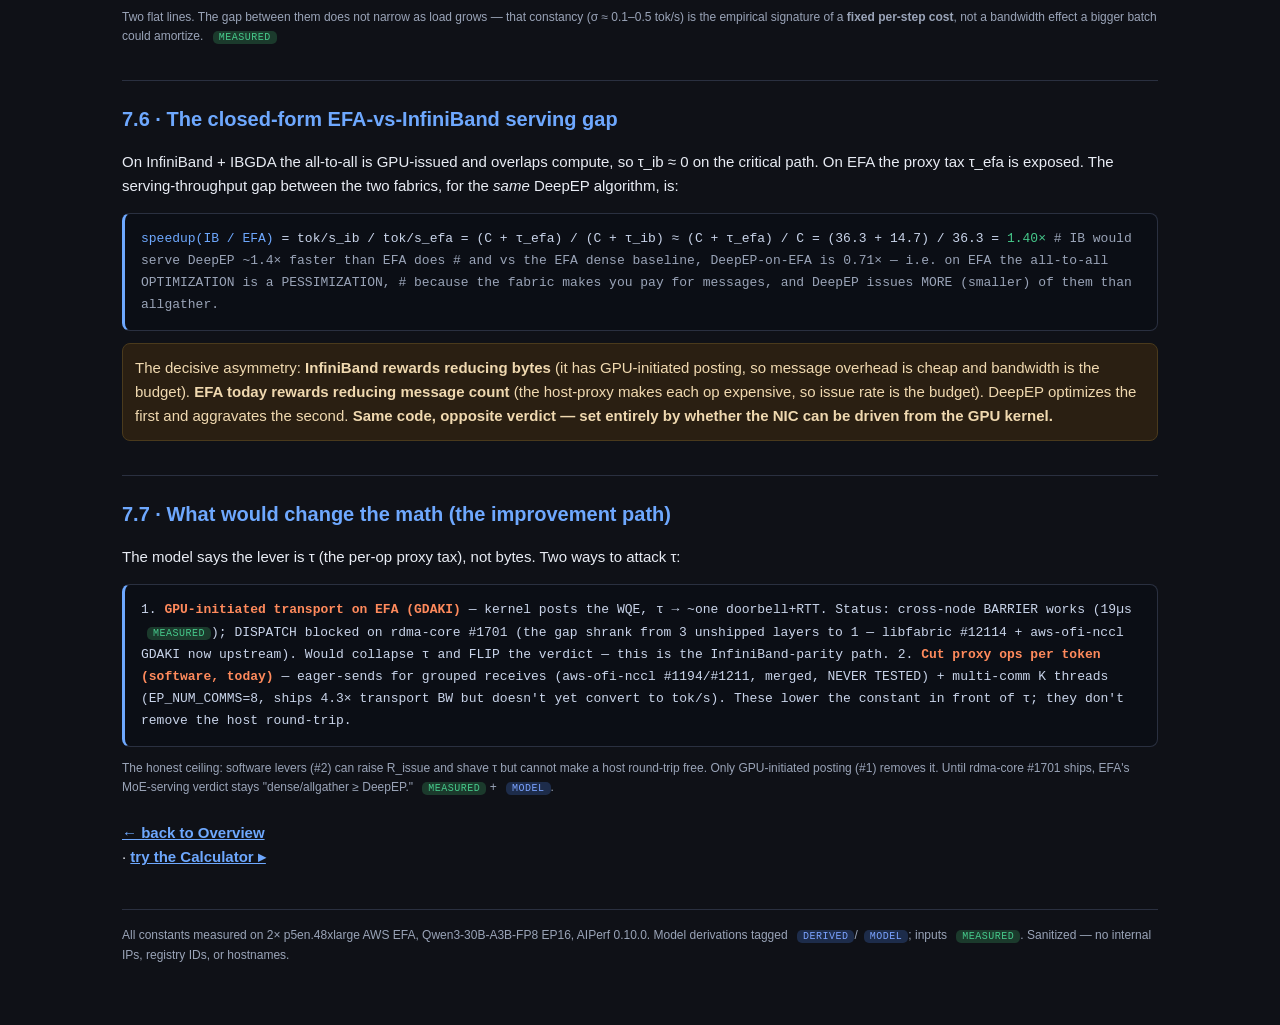
<file: sections/07-the-math.html>
<!DOCTYPE html>
<html lang="en">
<head>
<meta charset="utf-8"/>
<meta name="viewport" content="width=device-width, initial-scale=1"/>
<title>§7 · The Math — a quantitative model of MoE all-to-all on EFA vs InfiniBand</title>
<link rel="stylesheet" href="../assets/site.css"/>
<style>
  .mathblock{font:13px/1.7 var(--mono);background:#0b0e15;border:1px solid var(--line);border-left:3px solid var(--accent);border-radius:8px;padding:14px 16px;margin:12px 0;overflow-x:auto;color:#c9d4ea}
  .mathblock .lhs{color:var(--accent)} .mathblock .res{color:var(--good)} .mathblock .cmt{color:var(--mut)}
  .kpi{display:grid;grid-template-columns:repeat(auto-fit,minmax(150px,1fr));gap:10px;margin:12px 0}
  .kpi .b{background:var(--panel2);border:1px solid var(--line);border-radius:9px;padding:12px}
  .kpi .v{font:22px var(--mono);font-weight:700}
  figure{margin:14px 0}figcaption{font-size:12px;color:var(--mut);margin-top:4px}
  .tag-ib{color:var(--ib);font-weight:700}.tag-efa{color:var(--efa);font-weight:700}
  .next{display:block;margin-top:24px;font-weight:700}
</style>
</head>
<body>
<header class="site">
  <span class="brand">DeepEP on EFA</span>
  <nav>
    <a href="../index.html">Overview</a>
    <div class="dropdown">
      <a href="#" class="dropbtn">Concepts ▾</a>
      <div class="dropdown-content">
        <a href="01-what-is-moe.html">01 · What is MoE</a>
        <a href="02-efa-vs-infiniband.html">02 · EFA vs IB</a>
      </div>
    </div>
    <div class="dropdown">
      <a href="#" class="dropbtn">Evidence ▾</a>
      <div class="dropdown-content">
        <a href="04-microbenchmarks.html">04 · Microbenchmarks</a>
        <a href="05-alternatives.html">05 · Alternatives</a>
        <a href="11-frameworks.html">11 · Frameworks</a>
        <a href="08-v1-nvshmem-backend.html">08 · V1 (NVSHMEM)</a>
      </div>
    </div>
    <div class="dropdown">
      <a href="#" class="dropbtn">Architecture ▾</a>
      <div class="dropdown-content">
        <a href="03-scaling.html">03 · Scaling</a>
        <a href="06-solution-arch.html">06 · Solution Arch</a>
        <a href="07-the-math.html" style="color:var(--ink)">07 · The Math</a>
      </div>
    </div>
    <div class="dropdown">
      <a href="#" class="dropbtn">Reproduce ▾</a>
      <div class="dropdown-content">
        <a href="09-public-repro.html">09 · Reproduce it</a>
        <a href="10-gpu-initiated-native.html">10 · GPU-initiated</a>
      </div>
    </div>
    <a href="../calculator/">Calculator</a>
  </nav>
</header>

<div class="wrap">
  <h1>§7 · The Math — why MoE all-to-all behaves differently on EFA vs InfiniBand <span class="pill m">measured-calibrated</span></h1>
  <p class="sub">A first-principles cost model for MoE expert-parallel all-to-all, derived from scratch and calibrated
  to measured numbers. The thesis in one line: <b>DeepEP trades communication <i>bytes</i> for message <i>count</i>,
  and on a fabric whose bottleneck is per-operation issue rate (EFA's CPU proxy), increasing message count is exactly
  the wrong move.</b> Below we build the model, plug in measured constants, and produce the closed-form serving-throughput
  gap between EFA and InfiniBand.</p>

  <h2>7.1 · Notation + measured constants</h2>
  <div class="kpi">
    <div class="b"><div class="mut">tokens/rank/step (decode, conc=32)</div><div class="v">T ≈ 2</div></div>
    <div class="b"><div class="mut">top-k experts/token</div><div class="v">k = 8</div></div>
    <div class="b"><div class="mut">EP degree</div><div class="v">E = 16</div></div>
    <div class="b"><div class="mut">cross-node fraction (2 nodes×8)</div><div class="v">½</div></div>
    <div class="b"><div class="mut">EFA per-NIC effective</div><div class="v">25 GB/s</div></div>
    <div class="b"><div class="mut">EFA node wire</div><div class="v">400 GB/s</div></div>
    <div class="b"><div class="mut">measured node injection ceiling</div><div class="v">113 GB/s</div></div>
    <div class="b"><div class="mut">measured dispatch NIC util</div><div class="v">2.2%</div></div>
  </div>
  <p class="legend">All constants <span class="pill m">measured</span> on 2× p5en.48xlarge EFA, Qwen3-30B-A3B-FP8 EP16
  (per §4 microbenchmarks + <code>MEASURED-DATA.md</code>). The injection ceiling 113 GB/s (EXP-G40) proves the
  <b>silicon is not the limit</b> — the wire can do 3.4× what DeepEP extracts; the limit is above it, in software.</p>

  <h2>7.2 · How much does a MoE layer actually communicate?</h2>
  <p>Each MoE layer does <b>two</b> all-to-alls per forward pass: <b>dispatch</b> (scatter tokens to their experts'
  GPUs) and <b>combine</b> (gather results back). For T tokens/rank routed to k experts each, with experts sharded
  across E ranks:</p>
  <div class="mathblock">
<span class="cmt"># messages a rank must ISSUE per dispatch (one per distinct destination rank it has tokens for)</span>
<span class="lhs">msgs_dispatch</span> = min(T·k, E−1)          <span class="cmt"># bounded by #peers; at decode T·k is small → scatter to many peers</span>
<span class="lhs">bytes_dispatch</span> = T·k·d_model·dtype     <span class="cmt"># the PAYLOAD — this is what DeepEP minimizes (O(top-k), not O(experts))</span>

<span class="cmt"># DeepEP's advantage is on BYTES:</span>
<span class="lhs">bytes(DeepEP)</span>   = T·k·hidden·1B(fp8)     <span class="res"># only the k chosen experts' tokens move</span>
<span class="lhs">bytes(allgather)</span> ≈ T·E·hidden·1B          <span class="cmt"># every rank sees every token (E/k ≈ 2× more bytes at k=8,E=16)</span>
  </div>
  <p>So on <b>bytes</b>, DeepEP wins by ≈ E/k ≈ <b>2×</b> at this config (more at larger E). That is real — and it is
  why DeepEP's transport microbench hits <b>33 GB/s SO vs UCCL-published 22.77</b> <span class="pill m">measured</span>.
  But serving throughput is not set by bytes when the fabric is <b>issue-bound</b>. Next we show why.</p>

  <h2>7.3 · The two rooflines: byte-bound vs issue-bound</h2>
  <p>A transfer's time is the max of two limits — moving the bytes, and issuing the operations:</p>
  <div class="mathblock">
<span class="lhs">t_transfer</span> = max( <span class="cmt">bytes</span>/BW_wire , <span class="cmt">msgs</span>/R_issue )
            └─ byte-bound ─┘   └─ issue-bound ─┘
<span class="cmt"># BW_wire    = 400 GB/s/node (or 113 measured injection ceiling)</span>
<span class="cmt"># R_issue    = ops/s the proxy can POST. One mutex-serialized CPU proxy thread.</span>
  </div>
  <figure>
  <svg viewBox="0 0 760 300" role="img" aria-label="Roofline: byte-bound diagonal vs issue-bound ceiling; DeepEP decode sits deep in the issue-bound region at 2.2% wire utilization">
    <rect x="0" y="0" width="760" height="300" fill="#0b0e15"/>
    <!-- axes -->
    <line x1="70" y1="250" x2="720" y2="250" stroke="#9aa4b8" stroke-width="1.5"/>
    <line x1="70" y1="250" x2="70" y2="30" stroke="#9aa4b8" stroke-width="1.5"/>
    <text x="395" y="285" fill="#9aa4b8" font-size="12" text-anchor="middle" font-family="monospace">message size (bytes/op) — log scale →</text>
    <text x="22" y="140" fill="#9aa4b8" font-size="12" text-anchor="middle" transform="rotate(-90,22,140)" font-family="monospace">achieved GB/s</text>
    <!-- wire ceiling -->
    <line x1="70" y1="60" x2="720" y2="60" stroke="#46c98b" stroke-width="2" stroke-dasharray="6 4"/>
    <text x="715" y="52" fill="#46c98b" font-size="11" text-anchor="end" font-family="monospace">400 GB/s wire ceiling</text>
    <line x1="70" y1="95" x2="720" y2="95" stroke="#6ea8fe" stroke-width="2" stroke-dasharray="4 4"/>
    <text x="715" y="88" fill="#6ea8fe" font-size="11" text-anchor="end" font-family="monospace">113 GB/s measured injection ceiling</text>
    <!-- issue-bound diagonal (BW = msgsize * R_issue): small msgs => low achieved BW -->
    <polyline points="70,245 200,200 340,150 470,110 600,95" fill="none" stroke="#ff8a5c" stroke-width="2.5"/>
    <text x="610" y="100" fill="#ff8a5c" font-size="11" font-family="monospace">issue-bound: BW = msgsize × R_issue</text>
    <!-- DeepEP decode operating point -->
    <circle cx="150" cy="230" r="6" fill="#ef6f6f"/>
    <text x="160" y="226" fill="#ef6f6f" font-size="11" font-family="monospace">DeepEP decode: ~128-tok msgs → 2.2% of wire</text>
    <!-- DeepEP prefill point -->
    <circle cx="360" cy="148" r="6" fill="#f0b357"/>
    <text x="370" y="144" fill="#f0b357" font-size="11" font-family="monospace">DeepEP prefill: 4096-tok → 33 GB/s (8% wire)</text>
    <text x="120" y="40" fill="#e8ecf4" font-size="12" font-family="monospace">MoE all-to-all lives on the LEFT (small messages) → issue-bound, not byte-bound</text>
  </svg>
  <figcaption>The roofline. MoE dispatch messages are small (especially at decode), so the operating point sits on the
  steep issue-bound diagonal, far below the 400 GB/s wire ceiling — at a <b>measured 2.2% utilization</b>. Reducing
  bytes (DeepEP's lever) slides you slightly left along a line you're already under; it does not raise R_issue. <span class="pill m">measured</span></figcaption>
  </figure>

  <h2>7.4 · The per-operation latency budget — where the time actually goes</h2>
  <p>The serving-throughput difference is set by the <b>per-operation latency on the critical path</b>, not bandwidth.
  Decompose one all-to-all op on each fabric:</p>
  <div class="mathblock">
<span class="tag-ib">InfiniBand + IBGDA</span> (GPU-initiated, kernel posts the WQE):
  t = doorbell(~0.5µs) + RTT_ib(~2µs) ≈ <span class="res">~2.5µs, fully GPU-issued, OVERLAPPABLE with compute</span>

<span class="tag-efa">EFA + CPU proxy</span> (today — GPU cannot post; host must):
  t = D2H_ring_write + proxy_poll_latency + fi_writedata_build + libfabric + SRD_RTT + completion_poll
    = a HOST ROUND-TRIP, per op, NOT hidden behind compute
  measured aggregate effect on decode: <span class="res">+14.7 ms / token</span> vs the dense/allgather baseline
  </div>
  <figure>
  <svg viewBox="0 0 760 230" role="img" aria-label="Stacked latency budget per decode token: IBGDA all-to-all hides under compute; EFA proxy adds 14.7ms on the critical path">
    <rect x="0" y="0" width="760" height="230" fill="#0b0e15"/>
    <text x="20" y="30" fill="#e8ecf4" font-size="13" font-family="monospace">per-decode-token latency budget (ms)</text>
    <!-- scale: 0..55ms over x=180..720 -->
    <!-- dense/allgather row -->
    <text x="20" y="78" fill="#46c98b" font-size="12" font-family="monospace">dense/allgather</text>
    <rect x="180" y="62" width="356" height="26" fill="#46c98b" opacity="0.85"/>
    <text x="358" y="80" fill="#08101f" font-size="11" text-anchor="middle" font-family="monospace">compute + small a2a ≈ 36.3 ms → 27.6 tok/s</text>
    <!-- DeepEP row -->
    <text x="20" y="138" fill="#ff8a5c" font-size="12" font-family="monospace">DeepEP (EFA proxy)</text>
    <rect x="180" y="122" width="356" height="26" fill="#46c98b" opacity="0.55"/>
    <rect x="536" y="122" width="144" height="26" fill="#ef6f6f" opacity="0.9"/>
    <text x="358" y="140" fill="#cfe8da" font-size="11" text-anchor="middle" font-family="monospace">same compute 36.3 ms</text>
    <text x="608" y="140" fill="#fff" font-size="11" text-anchor="middle" font-family="monospace">+14.7 ms proxy tax</text>
    <text x="688" y="138" fill="#ef6f6f" font-size="11" font-family="monospace">→ 19.6 tok/s</text>
    <!-- axis ticks -->
    <line x1="180" y1="165" x2="700" y2="165" stroke="#9aa4b8" stroke-width="1"/>
    <text x="180" y="182" fill="#9aa4b8" font-size="10" font-family="monospace">0</text>
    <text x="536" y="182" fill="#9aa4b8" font-size="10" font-family="monospace">36</text>
    <text x="688" y="182" fill="#9aa4b8" font-size="10" font-family="monospace">51 ms</text>
    <text x="20" y="212" fill="#9aa4b8" font-size="11" font-family="monospace">The compute is identical. The ONLY difference is the red proxy round-trip — and it is on the critical path, not hidden.</text>
  </svg>
  <figcaption>Decode latency budget. Both arms do the same expert compute (~36.3 ms/token aggregate). DeepEP adds a
  fixed <b>+14.7 ms/token</b> CPU-proxy round-trip that IBGDA would hide. 1000/36.3 = 27.6 tok/s (dense);
  1000/51.0 = 19.6 tok/s (DeepEP). <span class="pill d">derived</span> from <span class="pill m">measured</span> per-user rates.</figcaption>
  </figure>

  <h2>7.5 · Why the gap is a CONSTANT ratio — the proof it's a fixed cost</h2>
  <p>If the proxy tax τ is a fixed per-step cost (independent of load), the throughput ratio is constant across
  workloads. Measured per-user tok/s is flat — DeepEP 19.6 (σ=0.13), dense 27.6 (σ=0.51) — across conc4→32 and
  ISL120→2048. That flatness <b>is</b> the proof:</p>
  <div class="mathblock">
<span class="lhs">ratio</span> = tok/s(DeepEP) / tok/s(dense)
      = [1/(C+τ)] / [1/C]  =  C/(C+τ)
  with C = 36.3 ms (compute), τ = 14.7 ms (proxy tax):
<span class="lhs">ratio</span> = 36.3 / 51.0 = <span class="res">0.71</span>   <span class="cmt"># vs measured 0.65–0.72 across ALL regimes ✓</span>

<span class="cmt"># a workload-dependent (bandwidth) effect would make this ratio MOVE with conc/ISL. It does not.</span>
<span class="cmt"># constant ratio ⇔ fixed per-step latency cost ⇔ NOT a bandwidth problem.</span>
  </div>
  <figure>
  <svg viewBox="0 0 760 250" role="img" aria-label="Per-user tok/s is flat across concurrency and ISL for both arms; the constant gap proves a fixed per-step cost">
    <rect x="0" y="0" width="760" height="250" fill="#0b0e15"/>
    <line x1="70" y1="210" x2="720" y2="210" stroke="#9aa4b8" stroke-width="1.5"/>
    <line x1="70" y1="210" x2="70" y2="20" stroke="#9aa4b8" stroke-width="1.5"/>
    <text x="395" y="240" fill="#9aa4b8" font-size="12" text-anchor="middle" font-family="monospace">workload:  conc4/ISL120 → conc32/ISL120 → conc16/ISL2048</text>
    <text x="24" y="120" fill="#9aa4b8" font-size="12" text-anchor="middle" transform="rotate(-90,24,120)" font-family="monospace">per-user tok/s</text>
    <!-- y scale 0..30 over y=210..40 ; x at 200,400,600 -->
    <!-- dense flat ~27.6 -> y = 210-(27.6/30*170)=210-156=54 -->
    <polyline points="200,54 400,57 600,53" fill="none" stroke="#46c98b" stroke-width="2.5"/>
    <circle cx="200" cy="54" r="5" fill="#46c98b"/><circle cx="400" cy="57" r="5" fill="#46c98b"/><circle cx="600" cy="53" r="5" fill="#46c98b"/>
    <text x="612" y="50" fill="#46c98b" font-size="11" font-family="monospace">dense 28.1 / 26.9 / 27.8</text>
    <!-- deepep flat ~19.6 -> y = 210-(19.6/30*170)=210-111=99 -->
    <polyline points="200,99 400,100 600,99" fill="none" stroke="#ff8a5c" stroke-width="2.5"/>
    <circle cx="200" cy="99" r="5" fill="#ff8a5c"/><circle cx="400" cy="100" r="5" fill="#ff8a5c"/><circle cx="600" cy="99" r="5" fill="#ff8a5c"/>
    <text x="612" y="95" fill="#ff8a5c" font-size="11" font-family="monospace">DeepEP 19.7 / 19.4 / 19.7</text>
    <!-- the gap -->
    <line x1="400" y1="57" x2="400" y2="100" stroke="#ef6f6f" stroke-width="1.5" stroke-dasharray="3 2"/>
    <text x="408" y="82" fill="#ef6f6f" font-size="11" font-family="monospace">constant gap = the fixed τ</text>
  </svg>
  <figcaption>Two flat lines. The gap between them does not narrow as load grows — that constancy (σ ≈ 0.1–0.5 tok/s)
  is the empirical signature of a <b>fixed per-step cost</b>, not a bandwidth effect a bigger batch could amortize. <span class="pill m">measured</span></figcaption>
  </figure>

  <h2>7.6 · The closed-form EFA-vs-InfiniBand serving gap</h2>
  <p>On InfiniBand + IBGDA the all-to-all is GPU-issued and overlaps compute, so τ_ib ≈ 0 on the critical path.
  On EFA the proxy tax τ_efa is exposed. The serving-throughput gap between the two fabrics, for the <i>same</i> DeepEP
  algorithm, is:</p>
  <div class="mathblock">
<span class="lhs">speedup(IB / EFA)</span> = tok/s_ib / tok/s_efa = (C + τ_efa) / (C + τ_ib) ≈ (C + τ_efa) / C
                  = (36.3 + 14.7) / 36.3 = <span class="res">1.40×</span>   <span class="cmt"># IB would serve DeepEP ~1.4× faster than EFA does</span>

<span class="cmt"># and vs the EFA dense baseline, DeepEP-on-EFA is 0.71× — i.e. on EFA the all-to-all OPTIMIZATION is a PESSIMIZATION,</span>
<span class="cmt"># because the fabric makes you pay for messages, and DeepEP issues MORE (smaller) of them than allgather.</span>
  </div>
  <div class="warnbox">The decisive asymmetry: <b>InfiniBand rewards reducing bytes</b> (it has GPU-initiated posting,
  so message overhead is cheap and bandwidth is the budget). <b>EFA today rewards reducing message count</b> (the
  host-proxy makes each op expensive, so issue rate is the budget). DeepEP optimizes the first and aggravates the
  second. <b>Same code, opposite verdict — set entirely by whether the NIC can be driven from the GPU kernel.</b></div>

  <h2>7.7 · What would change the math (the improvement path)</h2>
  <p>The model says the lever is τ (the per-op proxy tax), not bytes. Two ways to attack τ:</p>
  <div class="mathblock">
1. <span class="tag-efa">GPU-initiated transport on EFA (GDAKI)</span> — kernel posts the WQE, τ → ~one doorbell+RTT.
   Status: cross-node BARRIER works (19µs <span class="pill m">measured</span>); DISPATCH blocked on rdma-core #1701
   (the gap shrank from 3 unshipped layers to 1 — libfabric #12114 + aws-ofi-nccl GDAKI now upstream). Would
   collapse τ and FLIP the verdict — this is the InfiniBand-parity path.
2. <span class="tag-efa">Cut proxy ops per token (software, today)</span> — eager-sends for grouped receives
   (aws-ofi-nccl #1194/#1211, merged, NEVER TESTED) + multi-comm K threads (EP_NUM_COMMS=8, ships 4.3× transport
   BW but doesn't yet convert to tok/s). These lower the constant in front of τ; they don't remove the host round-trip.
  </div>
  <p class="legend">The honest ceiling: software levers (#2) can raise R_issue and shave τ but cannot make a host
  round-trip free. Only GPU-initiated posting (#1) removes it. Until rdma-core #1701 ships, EFA's MoE-serving verdict
  stays "dense/allgather ≥ DeepEP." <span class="pill m">measured</span> + <span class="pill d">model</span>.</p>

  <a class="next" href="../index.html">← back to Overview</a> ·
  <a class="next" href="../calculator/" style="display:inline">try the Calculator ▸</a>

  <div class="foot">All constants measured on 2× p5en.48xlarge AWS EFA, Qwen3-30B-A3B-FP8 EP16, AIPerf 0.10.0.
  Model derivations tagged <span class="pill d">derived</span>/<span class="pill d">model</span>; inputs
  <span class="pill m">measured</span>. Sanitized — no internal IPs, registry IDs, or hostnames.</div>
</div>
</body>
</html>
</file>
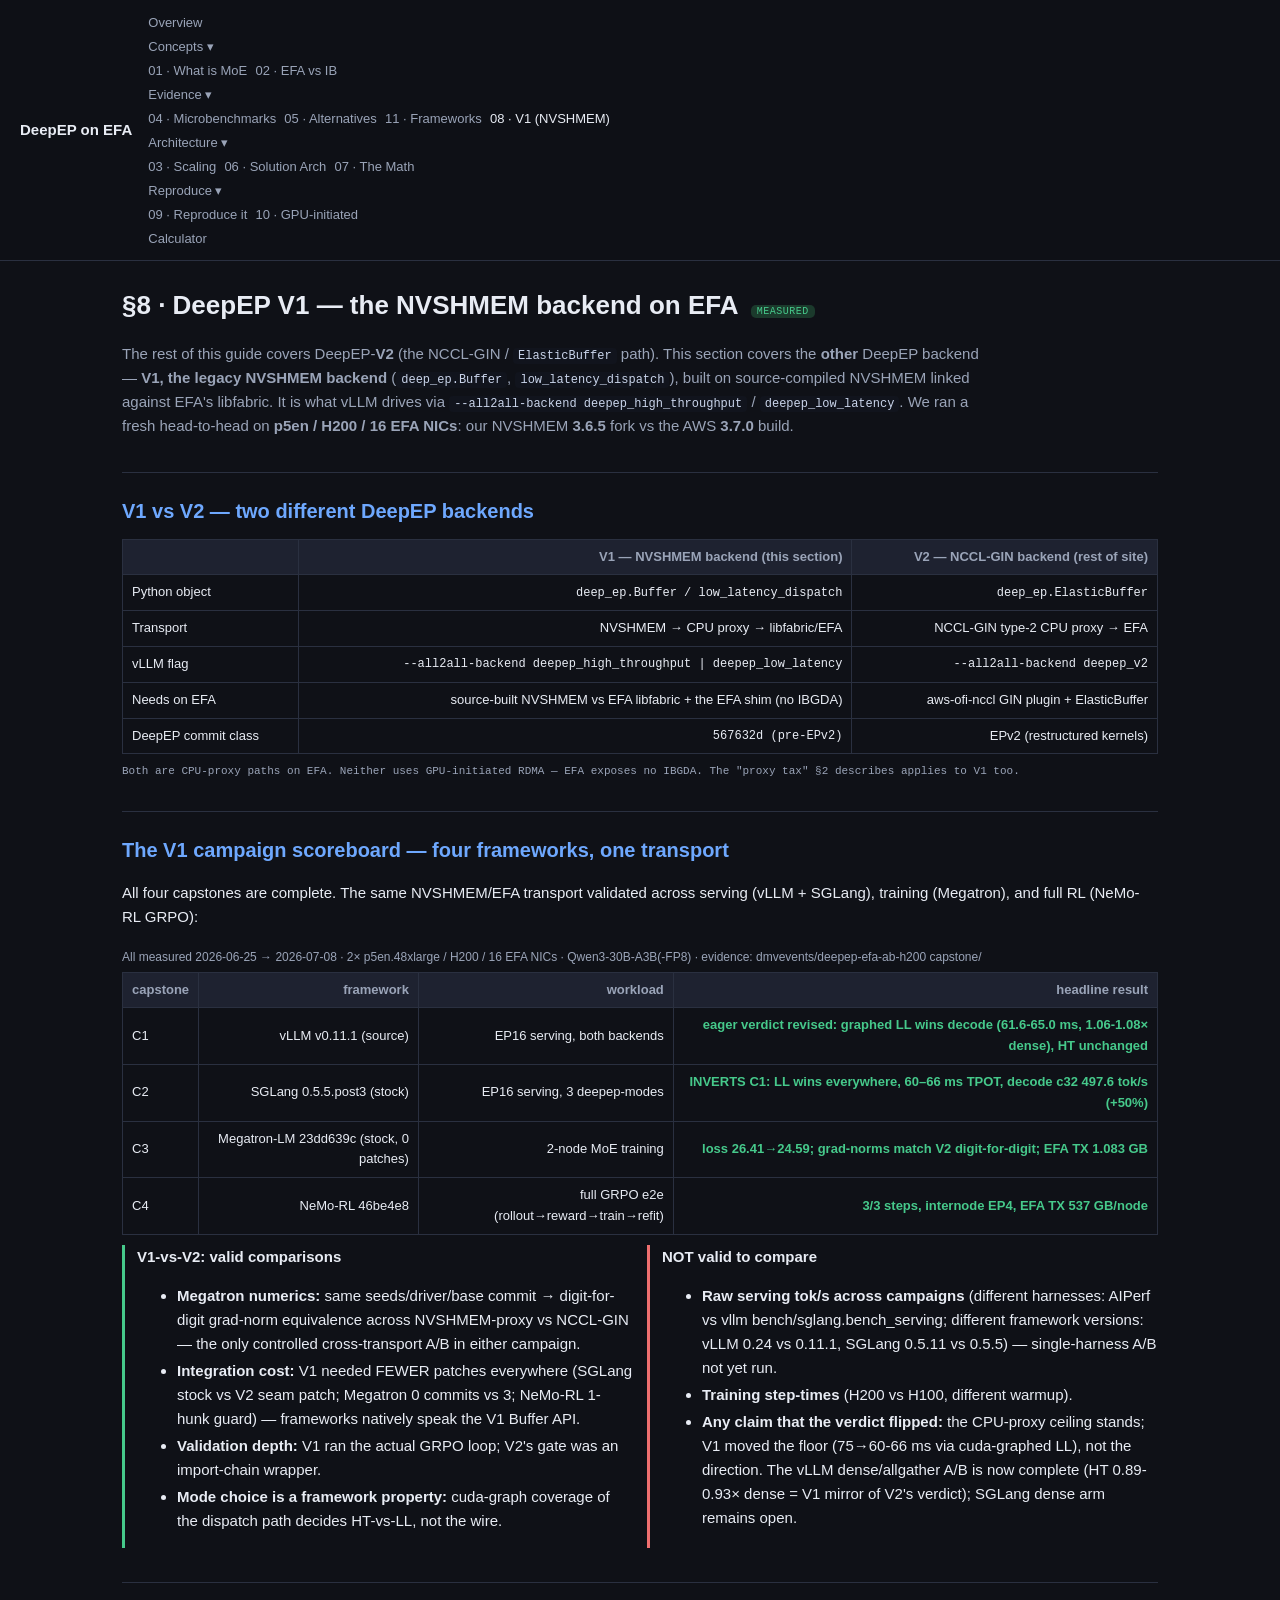
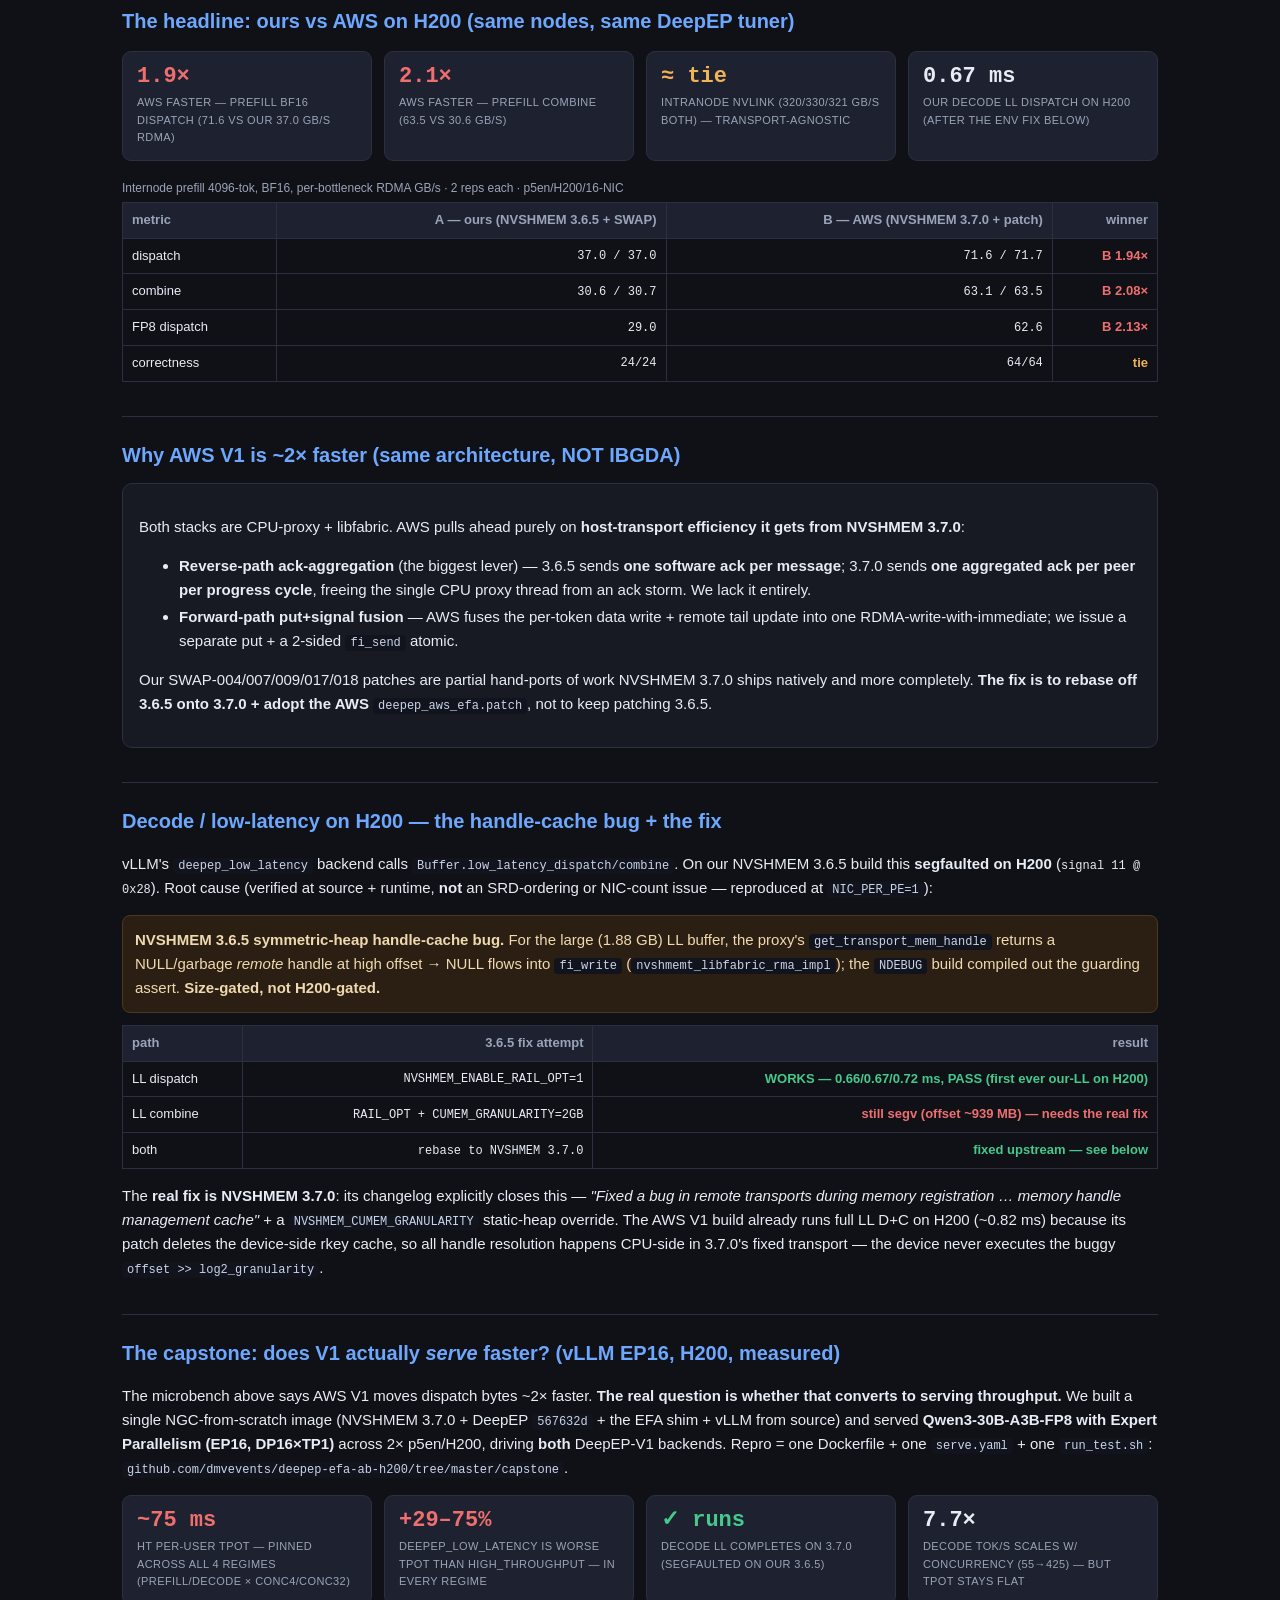
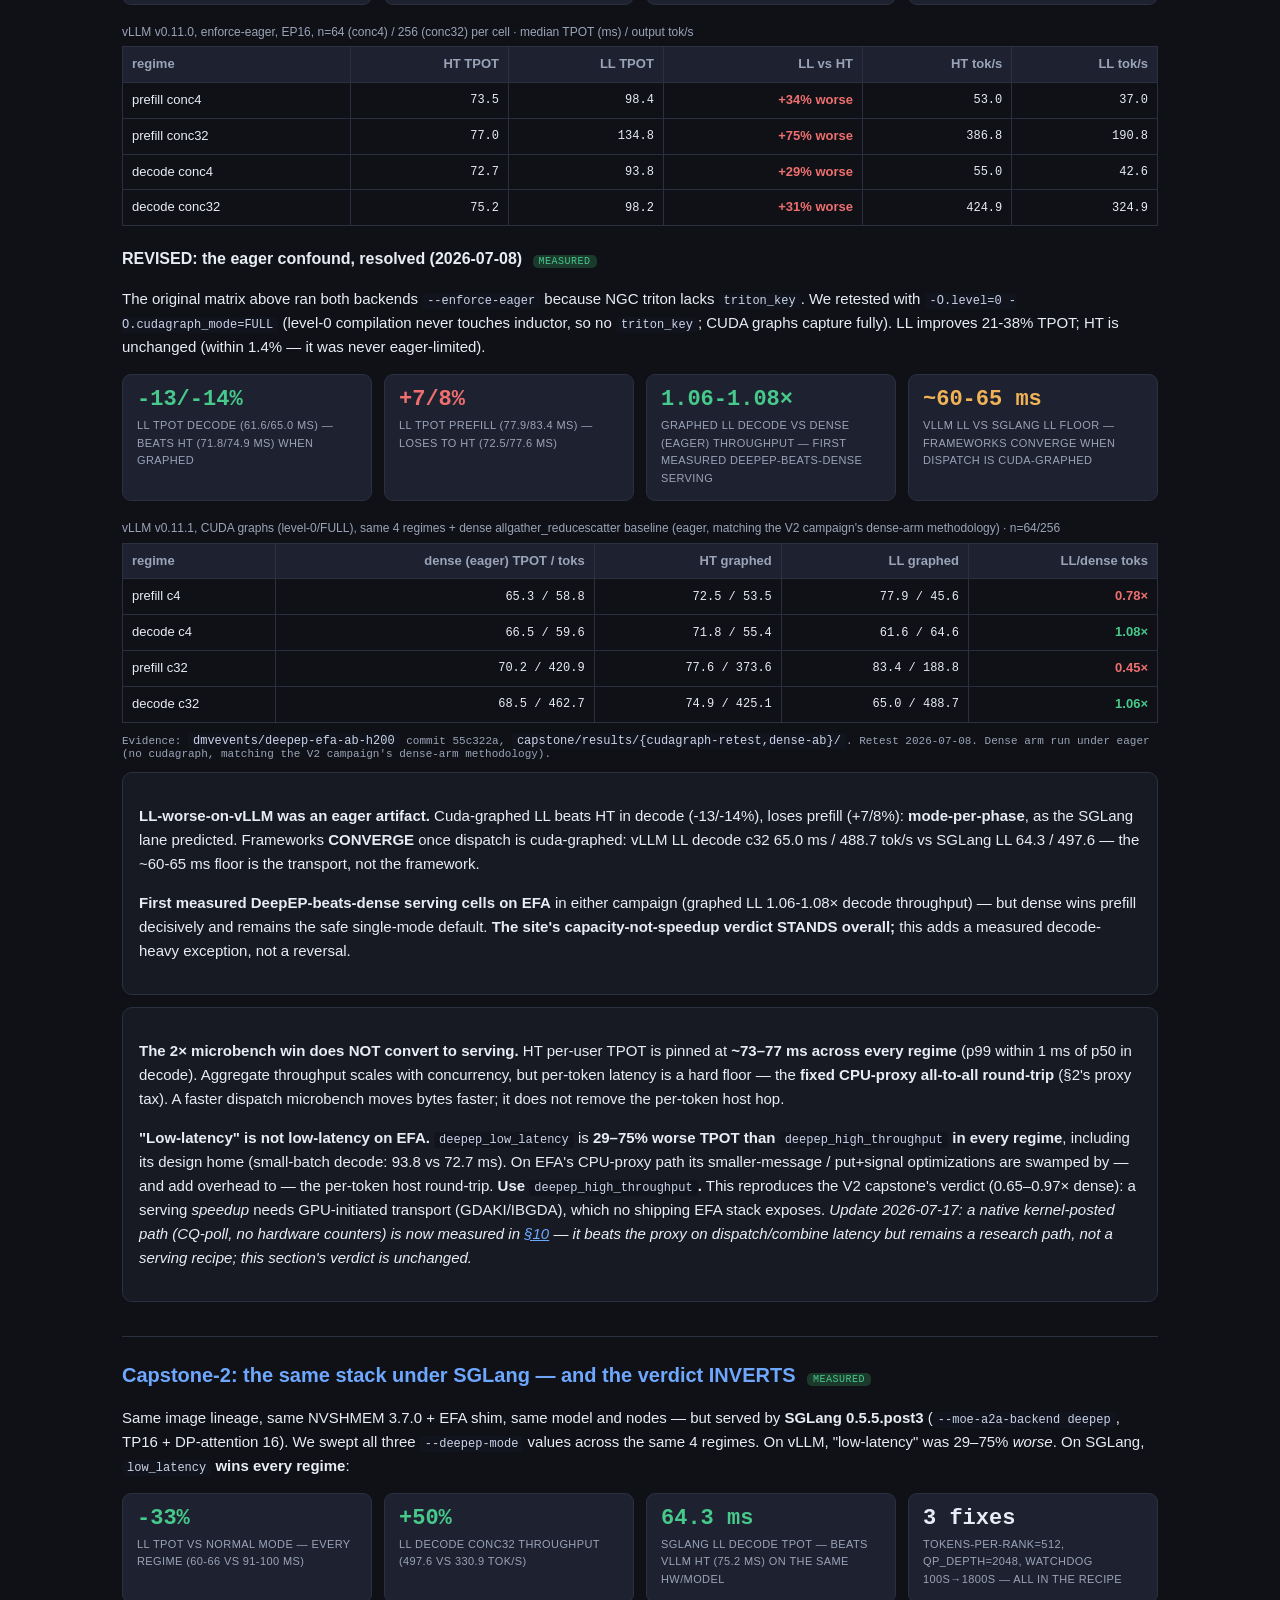
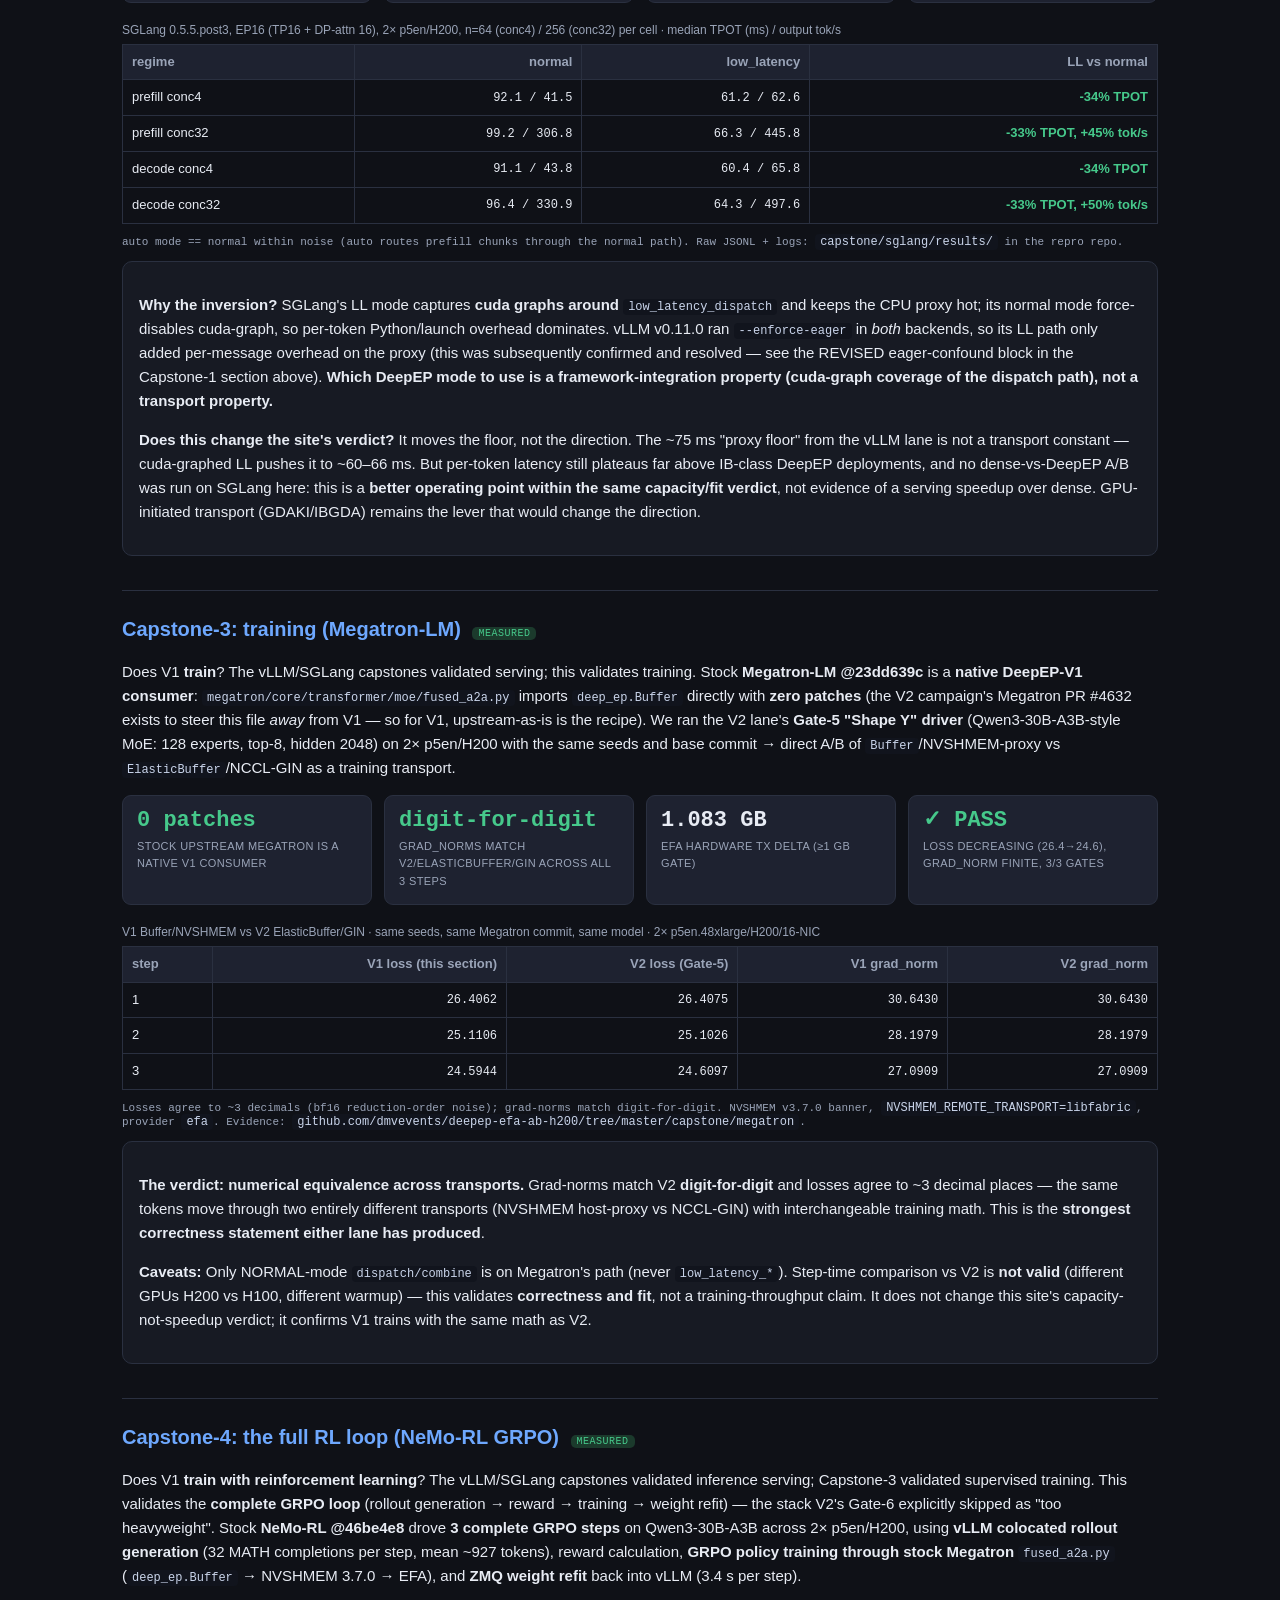
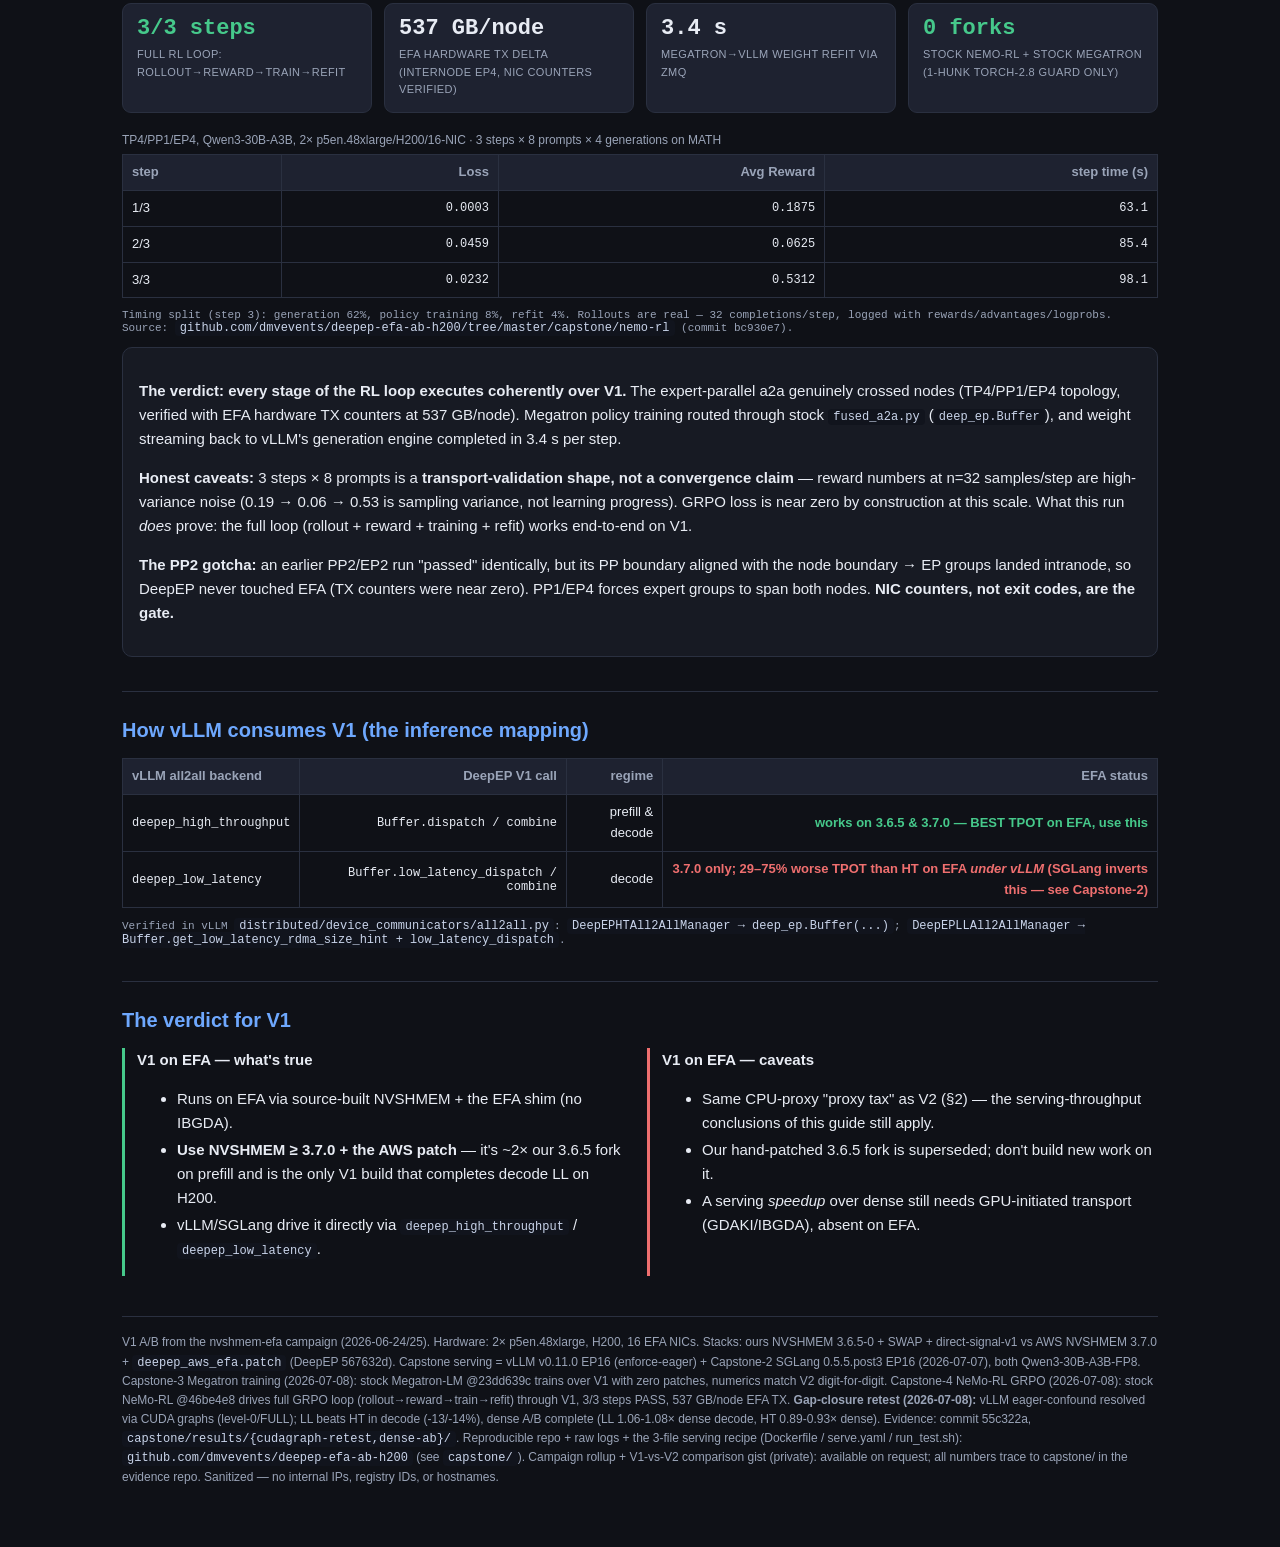
<file: sections/08-v1-nvshmem-backend.html>
<!DOCTYPE html>
<html lang="en">
<head>
<meta charset="utf-8"/>
<meta name="viewport" content="width=device-width, initial-scale=1"/>
<title>§8 · DeepEP V1 (NVSHMEM backend) on EFA — H200 A/B + the LL fix</title>
<link rel="stylesheet" href="../assets/site.css">
<style>
  .kpis{display:grid;grid-template-columns:repeat(auto-fit,minmax(150px,1fr));gap:12px;margin:14px 0}
  .kpi{background:var(--panel2,#161616);border:1px solid var(--line,#2a2a2a);border-radius:9px;padding:13px 14px}
  .kpi .n{font:22px/1.1 var(--mono);font-weight:700}
  .kpi .l{font-size:11px;color:var(--mut);margin-top:5px;text-transform:uppercase;letter-spacing:.4px}
  .src{font:11px var(--mono);color:var(--mut)}
  .num{font:12px var(--mono)}
  .ratio-tie{color:var(--warn);font-weight:700}
  .ratio-lose{color:var(--bad);font-weight:700}
  .ratio-win{color:var(--good);font-weight:700}
  caption{caption-side:top;text-align:left;color:var(--mut);font-size:12px;padding:4px 0}
</style>
</head>
<body>

<header class="site">
  <span class="brand">DeepEP on EFA</span>
  <nav>
    <a href="../index.html">Overview</a>
    <div class="dropdown">
      <a href="#" class="dropbtn">Concepts ▾</a>
      <div class="dropdown-content">
        <a href="01-what-is-moe.html">01 · What is MoE</a>
        <a href="02-efa-vs-infiniband.html">02 · EFA vs IB</a>
      </div>
    </div>
    <div class="dropdown">
      <a href="#" class="dropbtn">Evidence ▾</a>
      <div class="dropdown-content">
        <a href="04-microbenchmarks.html">04 · Microbenchmarks</a>
        <a href="05-alternatives.html">05 · Alternatives</a>
        <a href="11-frameworks.html">11 · Frameworks</a>
        <a href="08-v1-nvshmem-backend.html" style="color:var(--ink)">08 · V1 (NVSHMEM)</a>
      </div>
    </div>
    <div class="dropdown">
      <a href="#" class="dropbtn">Architecture ▾</a>
      <div class="dropdown-content">
        <a href="03-scaling.html">03 · Scaling</a>
        <a href="06-solution-arch.html">06 · Solution Arch</a>
        <a href="07-the-math.html">07 · The Math</a>
      </div>
    </div>
    <div class="dropdown">
      <a href="#" class="dropbtn">Reproduce ▾</a>
      <div class="dropdown-content">
        <a href="09-public-repro.html">09 · Reproduce it</a>
        <a href="10-gpu-initiated-native.html">10 · GPU-initiated</a>
      </div>
    </div>
    <a href="../calculator/">Calculator</a>
  </nav>
</header>

<div class="wrap">
  <h1>§8 · DeepEP <b>V1</b> — the NVSHMEM backend on EFA <span class="pill m">measured</span></h1>
  <p class="sub">The rest of this guide covers DeepEP-<b>V2</b> (the NCCL-GIN / <code>ElasticBuffer</code> path).
  This section covers the <b>other</b> DeepEP backend — <b>V1, the legacy NVSHMEM backend</b>
  (<code>deep_ep.Buffer</code>, <code>low_latency_dispatch</code>), built on source-compiled NVSHMEM linked
  against EFA's libfabric. It is what vLLM drives via <code>--all2all-backend deepep_high_throughput</code> /
  <code>deepep_low_latency</code>. We ran a fresh head-to-head on <b>p5en / H200 / 16 EFA NICs</b>: our
  NVSHMEM <b>3.6.5</b> fork vs the AWS <b>3.7.0</b> build.</p>

  <h2>V1 vs V2 — two different DeepEP backends</h2>
  <table>
    <thead><tr><th></th><th>V1 — NVSHMEM backend (this section)</th><th>V2 — NCCL-GIN backend (rest of site)</th></tr></thead>
    <tbody>
      <tr><td>Python object</td><td class="num">deep_ep.Buffer / low_latency_dispatch</td><td class="num">deep_ep.ElasticBuffer</td></tr>
      <tr><td>Transport</td><td>NVSHMEM → CPU proxy → libfabric/EFA</td><td>NCCL-GIN type-2 CPU proxy → EFA</td></tr>
      <tr><td>vLLM flag</td><td class="num">--all2all-backend deepep_high_throughput | deepep_low_latency</td><td class="num">--all2all-backend deepep_v2</td></tr>
      <tr><td>Needs on EFA</td><td>source-built NVSHMEM vs EFA libfabric + the EFA shim (no IBGDA)</td><td>aws-ofi-nccl GIN plugin + ElasticBuffer</td></tr>
      <tr><td>DeepEP commit class</td><td class="num">567632d (pre-EPv2)</td><td>EPv2 (restructured kernels)</td></tr>
    </tbody>
  </table>
  <p class="src">Both are CPU-proxy paths on EFA. Neither uses GPU-initiated RDMA — EFA exposes no IBGDA. The
  "proxy tax" §2 describes applies to V1 too.</p>

  <h2>The V1 campaign scoreboard — four frameworks, one transport</h2>
  <p>All four capstones are complete. The same NVSHMEM/EFA transport validated across serving (vLLM + SGLang),
  training (Megatron), and full RL (NeMo-RL GRPO):</p>
  <table>
    <caption>All measured 2026-06-25 → 2026-07-08 · 2× p5en.48xlarge / H200 / 16 EFA NICs · Qwen3-30B-A3B(-FP8) · evidence: dmvevents/deepep-efa-ab-h200 capstone/</caption>
    <thead><tr><th>capstone</th><th>framework</th><th>workload</th><th>headline result</th></tr></thead>
    <tbody>
      <tr><td>C1</td><td>vLLM v0.11.1 (source)</td><td>EP16 serving, both backends</td><td class="ratio-win">eager verdict revised: graphed LL wins decode (61.6-65.0 ms, 1.06-1.08× dense), HT unchanged</td></tr>
      <tr><td>C2</td><td>SGLang 0.5.5.post3 (stock)</td><td>EP16 serving, 3 deepep-modes</td><td class="ratio-win">INVERTS C1: LL wins everywhere, 60–66 ms TPOT, decode c32 497.6 tok/s (+50%)</td></tr>
      <tr><td>C3</td><td>Megatron-LM 23dd639c (stock, 0 patches)</td><td>2-node MoE training</td><td class="ratio-win">loss 26.41→24.59; grad-norms match V2 digit-for-digit; EFA TX 1.083 GB</td></tr>
      <tr><td>C4</td><td>NeMo-RL 46be4e8</td><td>full GRPO e2e (rollout→reward→train→refit)</td><td class="ratio-win">3/3 steps, internode EP4, EFA TX 537 GB/node</td></tr>
    </tbody>
  </table>
  <div class="twocol">
    <div class="is"><b>V1-vs-V2: valid comparisons</b>
      <ul>
        <li><b>Megatron numerics:</b> same seeds/driver/base commit → digit-for-digit grad-norm equivalence across NVSHMEM-proxy vs NCCL-GIN — the only controlled cross-transport A/B in either campaign.</li>
        <li><b>Integration cost:</b> V1 needed FEWER patches everywhere (SGLang stock vs V2 seam patch; Megatron 0 commits vs 3; NeMo-RL 1-hunk guard) — frameworks natively speak the V1 Buffer API.</li>
        <li><b>Validation depth:</b> V1 ran the actual GRPO loop; V2's gate was an import-chain wrapper.</li>
        <li><b>Mode choice is a framework property:</b> cuda-graph coverage of the dispatch path decides HT-vs-LL, not the wire.</li>
      </ul>
    </div>
    <div class="isnot"><b>NOT valid to compare</b>
      <ul>
        <li><b>Raw serving tok/s across campaigns</b> (different harnesses: AIPerf vs vllm bench/sglang.bench_serving; different framework versions: vLLM 0.24 vs 0.11.1, SGLang 0.5.11 vs 0.5.5) — single-harness A/B not yet run.</li>
        <li><b>Training step-times</b> (H200 vs H100, different warmup).</li>
        <li><b>Any claim that the verdict flipped:</b> the CPU-proxy ceiling stands; V1 moved the floor (75→60-66 ms via cuda-graphed LL), not the direction. The vLLM dense/allgather A/B is now complete (HT 0.89-0.93× dense = V1 mirror of V2's verdict); SGLang dense arm remains open.</li>
      </ul>
    </div>
  </div>

  <h2>The headline: ours vs AWS on H200 (same nodes, same DeepEP tuner)</h2>
  <div class="kpis">
    <div class="kpi"><div class="n ratio-lose">1.9×</div><div class="l">AWS faster — prefill BF16 dispatch (71.6 vs our 37.0 GB/s RDMA)</div></div>
    <div class="kpi"><div class="n ratio-lose">2.1×</div><div class="l">AWS faster — prefill combine (63.5 vs 30.6 GB/s)</div></div>
    <div class="kpi"><div class="n ratio-tie">≈ tie</div><div class="l">intranode NVLink (320/330/321 GB/s both) — transport-agnostic</div></div>
    <div class="kpi"><div class="n">0.67 ms</div><div class="l">our decode LL dispatch on H200 (after the env fix below)</div></div>
  </div>
  <table>
    <caption>Internode prefill 4096-tok, BF16, per-bottleneck RDMA GB/s · 2 reps each · p5en/H200/16-NIC</caption>
    <thead><tr><th>metric</th><th>A — ours (NVSHMEM 3.6.5 + SWAP)</th><th>B — AWS (NVSHMEM 3.7.0 + patch)</th><th>winner</th></tr></thead>
    <tbody>
      <tr><td>dispatch</td><td class="num">37.0 / 37.0</td><td class="num">71.6 / 71.7</td><td class="ratio-lose">B 1.94×</td></tr>
      <tr><td>combine</td><td class="num">30.6 / 30.7</td><td class="num">63.1 / 63.5</td><td class="ratio-lose">B 2.08×</td></tr>
      <tr><td>FP8 dispatch</td><td class="num">29.0</td><td class="num">62.6</td><td class="ratio-lose">B 2.13×</td></tr>
      <tr><td>correctness</td><td class="num">24/24</td><td class="num">64/64</td><td class="ratio-tie">tie</td></tr>
    </tbody>
  </table>

  <h2>Why AWS V1 is ~2× faster (same architecture, NOT IBGDA)</h2>
  <div class="panel">
    <p>Both stacks are CPU-proxy + libfabric. AWS pulls ahead purely on <b>host-transport efficiency it gets
    from NVSHMEM 3.7.0</b>:</p>
    <ul>
      <li><b>Reverse-path ack-aggregation</b> (the biggest lever) — 3.6.5 sends <b>one software ack per
      message</b>; 3.7.0 sends <b>one aggregated ack per peer per progress cycle</b>, freeing the single CPU
      proxy thread from an ack storm. We lack it entirely.</li>
      <li><b>Forward-path put+signal fusion</b> — AWS fuses the per-token data write + remote tail update into
      one RDMA-write-with-immediate; we issue a separate put + a 2-sided <code>fi_send</code> atomic.</li>
    </ul>
    <p>Our SWAP-004/007/009/017/018 patches are partial hand-ports of work NVSHMEM 3.7.0 ships natively and
    more completely. <b>The fix is to rebase off 3.6.5 onto 3.7.0 + adopt the AWS <code>deepep_aws_efa.patch</code></b>,
    not to keep patching 3.6.5.</p>
  </div>

  <h2>Decode / low-latency on H200 — the handle-cache bug + the fix</h2>
  <p>vLLM's <code>deepep_low_latency</code> backend calls <code>Buffer.low_latency_dispatch/combine</code>. On
  our NVSHMEM 3.6.5 build this <b>segfaulted on H200</b> (<span class="num">signal 11 @ 0x28</span>). Root
  cause (verified at source + runtime, <b>not</b> an SRD-ordering or NIC-count issue — reproduced at
  <code>NIC_PER_PE=1</code>):</p>
  <div class="warnbox">
    <b>NVSHMEM 3.6.5 symmetric-heap handle-cache bug.</b> For the large (1.88 GB) LL buffer, the proxy's
    <code>get_transport_mem_handle</code> returns a NULL/garbage <i>remote</i> handle at high offset →
    NULL flows into <code>fi_write</code> (<code>nvshmemt_libfabric_rma_impl</code>); the <code>NDEBUG</code>
    build compiled out the guarding assert. <b>Size-gated, not H200-gated.</b>
  </div>
  <table>
    <thead><tr><th>path</th><th>3.6.5 fix attempt</th><th>result</th></tr></thead>
    <tbody>
      <tr><td>LL dispatch</td><td class="num">NVSHMEM_ENABLE_RAIL_OPT=1</td><td class="ratio-win">WORKS — 0.66/0.67/0.72 ms, PASS (first ever our-LL on H200)</td></tr>
      <tr><td>LL combine</td><td class="num">RAIL_OPT + CUMEM_GRANULARITY=2GB</td><td class="ratio-lose">still segv (offset ~939 MB) — needs the real fix</td></tr>
      <tr><td>both</td><td class="num">rebase to NVSHMEM 3.7.0</td><td class="ratio-win">fixed upstream — see below</td></tr>
    </tbody>
  </table>
  <p>The <b>real fix is NVSHMEM 3.7.0</b>: its changelog explicitly closes this — <i>"Fixed a bug in remote
  transports during memory registration … memory handle management cache"</i> + a <code>NVSHMEM_CUMEM_GRANULARITY</code>
  static-heap override. The AWS V1 build already runs full LL D+C on H200 (~0.82 ms) because its patch deletes
  the device-side rkey cache, so all handle resolution happens CPU-side in 3.7.0's fixed transport — the device
  never executes the buggy <code>offset &gt;&gt; log2_granularity</code>.</p>

  <h2>The capstone: does V1 actually <i>serve</i> faster? (vLLM EP16, H200, measured)</h2>
  <p>The microbench above says AWS V1 moves dispatch bytes ~2× faster. <b>The real question is whether that
  converts to serving throughput.</b> We built a single NGC-from-scratch image (NVSHMEM 3.7.0 + DeepEP
  <code>567632d</code> + the EFA shim + vLLM from source) and served <b>Qwen3-30B-A3B-FP8 with Expert
  Parallelism (EP16, DP16×TP1)</b> across 2× p5en/H200, driving <b>both</b> DeepEP-V1 backends. Repro =
  one Dockerfile + one <code>serve.yaml</code> + one <code>run_test.sh</code>:
  <code>github.com/dmvevents/deepep-efa-ab-h200/tree/master/capstone</code>.</p>
  <div class="kpis">
    <div class="kpi"><div class="n ratio-lose">~75 ms</div><div class="l">HT per-user TPOT — PINNED across all 4 regimes (prefill/decode × conc4/conc32)</div></div>
    <div class="kpi"><div class="n ratio-lose">+29–75%</div><div class="l">deepep_low_latency is WORSE TPOT than high_throughput — in every regime</div></div>
    <div class="kpi"><div class="n ratio-win">✓ runs</div><div class="l">decode LL completes on 3.7.0 (segfaulted on our 3.6.5)</div></div>
    <div class="kpi"><div class="n">7.7×</div><div class="l">decode tok/s scales w/ concurrency (55→425) — but TPOT stays flat</div></div>
  </div>
  <table>
    <caption>vLLM v0.11.0, enforce-eager, EP16, n=64 (conc4) / 256 (conc32) per cell · median TPOT (ms) / output tok/s</caption>
    <thead><tr><th>regime</th><th>HT TPOT</th><th>LL TPOT</th><th>LL vs HT</th><th>HT tok/s</th><th>LL tok/s</th></tr></thead>
    <tbody>
      <tr><td>prefill conc4</td><td class="num">73.5</td><td class="num">98.4</td><td class="ratio-lose">+34% worse</td><td class="num">53.0</td><td class="num">37.0</td></tr>
      <tr><td>prefill conc32</td><td class="num">77.0</td><td class="num">134.8</td><td class="ratio-lose">+75% worse</td><td class="num">386.8</td><td class="num">190.8</td></tr>
      <tr><td>decode conc4</td><td class="num">72.7</td><td class="num">93.8</td><td class="ratio-lose">+29% worse</td><td class="num">55.0</td><td class="num">42.6</td></tr>
      <tr><td>decode conc32</td><td class="num">75.2</td><td class="num">98.2</td><td class="ratio-lose">+31% worse</td><td class="num">424.9</td><td class="num">324.9</td></tr>
    </tbody>
  </table>

  <h3>REVISED: the eager confound, resolved (2026-07-08) <span class="pill m">measured</span></h3>
  <p>The original matrix above ran both backends <code>--enforce-eager</code> because NGC triton lacks
  <code>triton_key</code>. We retested with <code>-O.level=0 -O.cudagraph_mode=FULL</code> (level-0
  compilation never touches inductor, so no <code>triton_key</code>; CUDA graphs capture fully). LL improves
  21-38% TPOT; HT is unchanged (within 1.4% — it was never eager-limited).</p>
  <div class="kpis">
    <div class="kpi"><div class="n ratio-win">-13/-14%</div><div class="l">LL TPOT decode (61.6/65.0 ms) — beats HT (71.8/74.9 ms) when graphed</div></div>
    <div class="kpi"><div class="n ratio-lose">+7/8%</div><div class="l">LL TPOT prefill (77.9/83.4 ms) — loses to HT (72.5/77.6 ms)</div></div>
    <div class="kpi"><div class="n ratio-win">1.06-1.08×</div><div class="l">graphed LL decode vs dense (eager) throughput — first measured DeepEP-beats-dense serving</div></div>
    <div class="kpi"><div class="n ratio-tie">~60-65 ms</div><div class="l">vLLM LL vs SGLang LL floor — frameworks converge when dispatch is cuda-graphed</div></div>
  </div>
  <table>
    <caption>vLLM v0.11.1, CUDA graphs (level-0/FULL), same 4 regimes + dense allgather_reducescatter baseline (eager, matching the V2 campaign's dense-arm methodology) · n=64/256</caption>
    <thead><tr><th>regime</th><th>dense (eager) TPOT / toks</th><th>HT graphed</th><th>LL graphed</th><th>LL/dense toks</th></tr></thead>
    <tbody>
      <tr><td>prefill c4</td><td class="num">65.3 / 58.8</td><td class="num">72.5 / 53.5</td><td class="num">77.9 / 45.6</td><td class="ratio-lose">0.78×</td></tr>
      <tr><td>decode c4</td><td class="num">66.5 / 59.6</td><td class="num">71.8 / 55.4</td><td class="num">61.6 / 64.6</td><td class="ratio-win">1.08×</td></tr>
      <tr><td>prefill c32</td><td class="num">70.2 / 420.9</td><td class="num">77.6 / 373.6</td><td class="num">83.4 / 188.8</td><td class="ratio-lose">0.45×</td></tr>
      <tr><td>decode c32</td><td class="num">68.5 / 462.7</td><td class="num">74.9 / 425.1</td><td class="num">65.0 / 488.7</td><td class="ratio-win">1.06×</td></tr>
    </tbody>
  </table>
  <p class="src">Evidence: <code>dmvevents/deepep-efa-ab-h200</code> commit 55c322a, <code>capstone/results/{cudagraph-retest,dense-ab}/</code>. Retest 2026-07-08. Dense arm run under eager (no cudagraph, matching the V2 campaign's dense-arm methodology).</p>
  <div class="panel">
    <p><b>LL-worse-on-vLLM was an eager artifact.</b> Cuda-graphed LL beats HT in decode (-13/-14%), loses
    prefill (+7/8%): <b>mode-per-phase</b>, as the SGLang lane predicted. Frameworks <b>CONVERGE</b> once dispatch
    is cuda-graphed: vLLM LL decode c32 65.0 ms / 488.7 tok/s vs SGLang LL 64.3 / 497.6 — the ~60-65 ms floor
    is the transport, not the framework.</p>
    <p><b>First measured DeepEP-beats-dense serving cells on EFA</b> in either campaign (graphed LL 1.06-1.08×
    decode throughput) — but dense wins prefill decisively and remains the safe single-mode default. <b>The
    site's capacity-not-speedup verdict STANDS overall;</b> this adds a measured decode-heavy exception, not
    a reversal.</p>
  </div>

  <div class="panel">
    <p><b>The 2× microbench win does NOT convert to serving.</b> HT per-user TPOT is pinned at <b>~73–77 ms
    across every regime</b> (p99 within 1 ms of p50 in decode). Aggregate throughput scales with concurrency,
    but per-token latency is a hard floor — the <b>fixed CPU-proxy all-to-all round-trip</b> (§2's proxy tax).
    A faster dispatch microbench moves bytes faster; it does not remove the per-token host hop.</p>
    <p><b>"Low-latency" is not low-latency on EFA.</b> <code>deepep_low_latency</code> is <b>29–75% worse TPOT
    than <code>deepep_high_throughput</code> in every regime</b>, including its design home (small-batch
    decode: 93.8 vs 72.7 ms). On EFA's CPU-proxy path its smaller-message / put+signal optimizations are
    swamped by — and add overhead to — the per-token host round-trip. <b>Use <code>deepep_high_throughput</code>.</b>
    This reproduces the V2 capstone's verdict (0.65–0.97× dense): a serving <i>speedup</i> needs GPU-initiated
    transport (GDAKI/IBGDA), which no shipping EFA stack exposes. <i>Update 2026-07-17: a native kernel-posted path (CQ-poll, no hardware counters) is now measured in <a href="10-gpu-initiated-native.html">§10</a> — it beats the proxy on dispatch/combine latency but remains a research path, not a serving recipe; this section's verdict is unchanged.</i></p>
  </div>

  <h2>Capstone-2: the same stack under SGLang — and the verdict INVERTS <span class="pill m">measured</span></h2>
  <p>Same image lineage, same NVSHMEM 3.7.0 + EFA shim, same model and nodes — but served by
  <b>SGLang 0.5.5.post3</b> (<code>--moe-a2a-backend deepep</code>, TP16 + DP-attention 16). We swept all
  three <code>--deepep-mode</code> values across the same 4 regimes. On vLLM, "low-latency" was 29&ndash;75%
  <i>worse</i>. On SGLang, <b><code>low_latency</code> wins every regime</b>:</p>
  <div class="kpis">
    <div class="kpi"><div class="n ratio-win">-33%</div><div class="l">LL TPOT vs normal mode — every regime (60-66 vs 91-100 ms)</div></div>
    <div class="kpi"><div class="n ratio-win">+50%</div><div class="l">LL decode conc32 throughput (497.6 vs 330.9 tok/s)</div></div>
    <div class="kpi"><div class="n ratio-win">64.3 ms</div><div class="l">SGLang LL decode TPOT — beats vLLM HT (75.2 ms) on the same hw/model</div></div>
    <div class="kpi"><div class="n">3 fixes</div><div class="l">tokens-per-rank=512, QP_DEPTH=2048, watchdog 100s&rarr;1800s — all in the recipe</div></div>
  </div>
  <table>
    <caption>SGLang 0.5.5.post3, EP16 (TP16 + DP-attn 16), 2&times; p5en/H200, n=64 (conc4) / 256 (conc32) per cell &middot; median TPOT (ms) / output tok/s</caption>
    <thead><tr><th>regime</th><th>normal</th><th>low_latency</th><th>LL vs normal</th></tr></thead>
    <tbody>
      <tr><td>prefill conc4</td><td class="num">92.1 / 41.5</td><td class="num">61.2 / 62.6</td><td class="ratio-win">-34% TPOT</td></tr>
      <tr><td>prefill conc32</td><td class="num">99.2 / 306.8</td><td class="num">66.3 / 445.8</td><td class="ratio-win">-33% TPOT, +45% tok/s</td></tr>
      <tr><td>decode conc4</td><td class="num">91.1 / 43.8</td><td class="num">60.4 / 65.8</td><td class="ratio-win">-34% TPOT</td></tr>
      <tr><td>decode conc32</td><td class="num">96.4 / 330.9</td><td class="num">64.3 / 497.6</td><td class="ratio-win">-33% TPOT, +50% tok/s</td></tr>
    </tbody>
  </table>
  <p class="src">auto mode == normal within noise (auto routes prefill chunks through the normal path).
  Raw JSONL + logs: <code>capstone/sglang/results/</code> in the repro repo.</p>
  <div class="panel">
    <p><b>Why the inversion?</b> SGLang's LL mode captures <b>cuda graphs around
    <code>low_latency_dispatch</code></b> and keeps the CPU proxy hot; its normal mode force-disables
    cuda-graph, so per-token Python/launch overhead dominates. vLLM v0.11.0 ran
    <code>--enforce-eager</code> in <i>both</i> backends, so its LL path only added per-message overhead
    on the proxy (this was subsequently confirmed and resolved — see the REVISED eager-confound block in
    the Capstone-1 section above). <b>Which DeepEP mode to use is a framework-integration property (cuda-graph coverage
    of the dispatch path), not a transport property.</b></p>
    <p><b>Does this change the site's verdict?</b> It moves the floor, not the direction. The ~75 ms
    "proxy floor" from the vLLM lane is not a transport constant — cuda-graphed LL pushes it to
    ~60&ndash;66 ms. But per-token latency still plateaus far above IB-class DeepEP deployments, and no
    dense-vs-DeepEP A/B was run on SGLang here: this is a <b>better operating point within the same
    capacity/fit verdict</b>, not evidence of a serving speedup over dense. GPU-initiated transport
    (GDAKI/IBGDA) remains the lever that would change the direction.</p>
  </div>

  <h2>Capstone-3: training (Megatron-LM) <span class="pill m">measured</span></h2>
  <p>Does V1 <b>train</b>? The vLLM/SGLang capstones validated serving; this validates training. Stock
  <b>Megatron-LM @23dd639c</b> is a <b>native DeepEP-V1 consumer</b>: <code>megatron/core/transformer/moe/fused_a2a.py</code>
  imports <code>deep_ep.Buffer</code> directly with <b>zero patches</b> (the V2 campaign's Megatron PR #4632 exists to
  steer this file <i>away</i> from V1 — so for V1, upstream-as-is is the recipe). We ran the V2 lane's
  <b>Gate-5 "Shape Y" driver</b> (Qwen3-30B-A3B-style MoE: 128 experts, top-8, hidden 2048) on 2× p5en/H200 with
  the same seeds and base commit → direct A/B of <code>Buffer</code>/NVSHMEM-proxy vs
  <code>ElasticBuffer</code>/NCCL-GIN as a training transport.</p>
  <div class="kpis">
    <div class="kpi"><div class="n ratio-win">0 patches</div><div class="l">stock upstream Megatron is a native V1 consumer</div></div>
    <div class="kpi"><div class="n ratio-win">digit-for-digit</div><div class="l">grad_norms match V2/ElasticBuffer/GIN across all 3 steps</div></div>
    <div class="kpi"><div class="n">1.083 GB</div><div class="l">EFA hardware TX delta (≥1 GB gate)</div></div>
    <div class="kpi"><div class="n ratio-win">✓ PASS</div><div class="l">loss decreasing (26.4→24.6), grad_norm finite, 3/3 gates</div></div>
  </div>
  <table>
    <caption>V1 Buffer/NVSHMEM vs V2 ElasticBuffer/GIN · same seeds, same Megatron commit, same model · 2× p5en.48xlarge/H200/16-NIC</caption>
    <thead><tr><th>step</th><th>V1 loss (this section)</th><th>V2 loss (Gate-5)</th><th>V1 grad_norm</th><th>V2 grad_norm</th></tr></thead>
    <tbody>
      <tr><td>1</td><td class="num">26.4062</td><td class="num">26.4075</td><td class="num">30.6430</td><td class="num">30.6430</td></tr>
      <tr><td>2</td><td class="num">25.1106</td><td class="num">25.1026</td><td class="num">28.1979</td><td class="num">28.1979</td></tr>
      <tr><td>3</td><td class="num">24.5944</td><td class="num">24.6097</td><td class="num">27.0909</td><td class="num">27.0909</td></tr>
    </tbody>
  </table>
  <p class="src">Losses agree to ~3 decimals (bf16 reduction-order noise); grad-norms match digit-for-digit.
  NVSHMEM v3.7.0 banner, <code>NVSHMEM_REMOTE_TRANSPORT=libfabric</code>, provider <code>efa</code>.
  Evidence: <code>github.com/dmvevents/deepep-efa-ab-h200/tree/master/capstone/megatron</code>.</p>
  <div class="panel">
    <p><b>The verdict: numerical equivalence across transports.</b> Grad-norms match V2 <b>digit-for-digit</b>
    and losses agree to ~3 decimal places — the same tokens move through two entirely different transports
    (NVSHMEM host-proxy vs NCCL-GIN) with interchangeable training math. This is the <b>strongest correctness
    statement either lane has produced</b>.</p>
    <p><b>Caveats:</b> Only NORMAL-mode <code>dispatch/combine</code> is on Megatron's path (never
    <code>low_latency_*</code>). Step-time comparison vs V2 is <b>not valid</b> (different GPUs H200 vs H100,
    different warmup) — this validates <b>correctness and fit</b>, not a training-throughput claim. It does not
    change this site's capacity-not-speedup verdict; it confirms V1 trains with the same math as V2.</p>
  </div>

  <h2>Capstone-4: the full RL loop (NeMo-RL GRPO) <span class="pill m">measured</span></h2>
  <p>Does V1 <b>train with reinforcement learning</b>? The vLLM/SGLang capstones validated inference
  serving; Capstone-3 validated supervised training. This validates the <b>complete GRPO loop</b>
  (rollout generation → reward → training → weight refit) — the stack V2's Gate-6 explicitly skipped
  as "too heavyweight". Stock <b>NeMo-RL @46be4e8</b> drove <b>3 complete GRPO steps</b> on
  Qwen3-30B-A3B across 2× p5en/H200, using <b>vLLM colocated rollout generation</b> (32 MATH completions
  per step, mean ~927 tokens), reward calculation, <b>GRPO policy training through stock Megatron
  <code>fused_a2a.py</code></b> (<code>deep_ep.Buffer</code> → NVSHMEM 3.7.0 → EFA), and <b>ZMQ weight
  refit</b> back into vLLM (3.4 s per step).</p>
  <div class="kpis">
    <div class="kpi"><div class="n ratio-win">3/3 steps</div><div class="l">full RL loop: rollout→reward→train→refit</div></div>
    <div class="kpi"><div class="n">537 GB/node</div><div class="l">EFA hardware TX delta (internode EP4, NIC counters verified)</div></div>
    <div class="kpi"><div class="n">3.4 s</div><div class="l">Megatron→vLLM weight refit via ZMQ</div></div>
    <div class="kpi"><div class="n ratio-win">0 forks</div><div class="l">stock NeMo-RL + stock Megatron (1-hunk torch-2.8 guard only)</div></div>
  </div>
  <table>
    <caption>TP4/PP1/EP4, Qwen3-30B-A3B, 2× p5en.48xlarge/H200/16-NIC · 3 steps × 8 prompts × 4 generations on MATH</caption>
    <thead><tr><th>step</th><th>Loss</th><th>Avg Reward</th><th>step time (s)</th></tr></thead>
    <tbody>
      <tr><td>1/3</td><td class="num">0.0003</td><td class="num">0.1875</td><td class="num">63.1</td></tr>
      <tr><td>2/3</td><td class="num">0.0459</td><td class="num">0.0625</td><td class="num">85.4</td></tr>
      <tr><td>3/3</td><td class="num">0.0232</td><td class="num">0.5312</td><td class="num">98.1</td></tr>
    </tbody>
  </table>
  <p class="src">Timing split (step 3): generation 62%, policy training 8%, refit 4%. Rollouts are
  real — 32 completions/step, logged with rewards/advantages/logprobs. Source:
  <code>github.com/dmvevents/deepep-efa-ab-h200/tree/master/capstone/nemo-rl</code> (commit bc930e7).</p>
  <div class="panel">
    <p><b>The verdict: every stage of the RL loop executes coherently over V1.</b> The expert-parallel
    a2a genuinely crossed nodes (TP4/PP1/EP4 topology, verified with EFA hardware TX counters at 537 GB/node).
    Megatron policy training routed through stock <code>fused_a2a.py</code> (<code>deep_ep.Buffer</code>),
    and weight streaming back to vLLM's generation engine completed in 3.4 s per step.</p>
    <p><b>Honest caveats:</b> 3 steps × 8 prompts is a <b>transport-validation shape, not a convergence
    claim</b> — reward numbers at n=32 samples/step are high-variance noise (0.19 → 0.06 → 0.53 is
    sampling variance, not learning progress). GRPO loss is near zero by construction at this scale. What
    this run <i>does</i> prove: the full loop (rollout + reward + training + refit) works end-to-end on V1.</p>
    <p><b>The PP2 gotcha:</b> an earlier PP2/EP2 run "passed" identically, but its PP boundary aligned with
    the node boundary → EP groups landed intranode, so DeepEP never touched EFA (TX counters were near zero).
    PP1/EP4 forces expert groups to span both nodes. <b>NIC counters, not exit codes, are the gate.</b></p>
  </div>

  <h2>How vLLM consumes V1 (the inference mapping)</h2>
  <table>
    <thead><tr><th>vLLM all2all backend</th><th>DeepEP V1 call</th><th>regime</th><th>EFA status</th></tr></thead>
    <tbody>
      <tr><td class="num">deepep_high_throughput</td><td class="num">Buffer.dispatch / combine</td><td>prefill &amp; decode</td><td class="ratio-win">works on 3.6.5 &amp; 3.7.0 — BEST TPOT on EFA, use this</td></tr>
      <tr><td class="num">deepep_low_latency</td><td class="num">Buffer.low_latency_dispatch / combine</td><td>decode</td><td class="ratio-lose">3.7.0 only; 29–75% worse TPOT than HT on EFA <i>under vLLM</i> (SGLang inverts this — see Capstone-2)</td></tr>
    </tbody>
  </table>
  <p class="src">Verified in vLLM <code>distributed/device_communicators/all2all.py</code>:
  <code>DeepEPHTAll2AllManager → deep_ep.Buffer(...)</code>; <code>DeepEPLLAll2AllManager →
  Buffer.get_low_latency_rdma_size_hint + low_latency_dispatch</code>.</p>

  <h2>The verdict for V1</h2>
  <div class="twocol">
    <div class="is"><b>V1 on EFA — what's true</b>
      <ul>
        <li>Runs on EFA via source-built NVSHMEM + the EFA shim (no IBGDA).</li>
        <li><b>Use NVSHMEM ≥ 3.7.0 + the AWS patch</b> — it's ~2× our 3.6.5 fork on prefill and is the only V1
        build that completes decode LL on H200.</li>
        <li>vLLM/SGLang drive it directly via <code>deepep_high_throughput</code> / <code>deepep_low_latency</code>.</li>
      </ul>
    </div>
    <div class="isnot"><b>V1 on EFA — caveats</b>
      <ul>
        <li>Same CPU-proxy "proxy tax" as V2 (§2) — the serving-throughput conclusions of this guide still apply.</li>
        <li>Our hand-patched 3.6.5 fork is superseded; don't build new work on it.</li>
        <li>A serving <i>speedup</i> over dense still needs GPU-initiated transport (GDAKI/IBGDA), absent on EFA.</li>
      </ul>
    </div>
  </div>

  <div class="foot">
    V1 A/B from the nvshmem-efa campaign (2026-06-24/25). Hardware: 2× p5en.48xlarge, H200, 16 EFA NICs.
    Stacks: ours NVSHMEM 3.6.5-0 + SWAP + direct-signal-v1 vs AWS NVSHMEM 3.7.0 + <code>deepep_aws_efa.patch</code>
    (DeepEP 567632d). Capstone serving = vLLM v0.11.0 EP16 (enforce-eager) + Capstone-2 SGLang 0.5.5.post3 EP16 (2026-07-07),
    both Qwen3-30B-A3B-FP8. Capstone-3 Megatron training (2026-07-08): stock Megatron-LM @23dd639c trains over V1 with zero
    patches, numerics match V2 digit-for-digit. Capstone-4 NeMo-RL GRPO (2026-07-08): stock NeMo-RL @46be4e8 drives full
    GRPO loop (rollout→reward→train→refit) through V1, 3/3 steps PASS, 537 GB/node EFA TX.
    <b>Gap-closure retest (2026-07-08):</b> vLLM eager-confound resolved via CUDA graphs (level-0/FULL); LL beats HT in
    decode (-13/-14%), dense A/B complete (LL 1.06-1.08× dense decode, HT 0.89-0.93× dense). Evidence: commit 55c322a,
    <code>capstone/results/{cudagraph-retest,dense-ab}/</code>.
    Reproducible repo + raw logs + the 3-file serving recipe (Dockerfile / serve.yaml / run_test.sh):
    <code>github.com/dmvevents/deepep-efa-ab-h200</code> (see <code>capstone/</code>).
    Campaign rollup + V1-vs-V2 comparison gist (private): available on request; all numbers trace to capstone/ in the evidence repo.
    Sanitized — no internal IPs, registry IDs, or hostnames.
  </div>
</div>
</body>
</html>
</file>
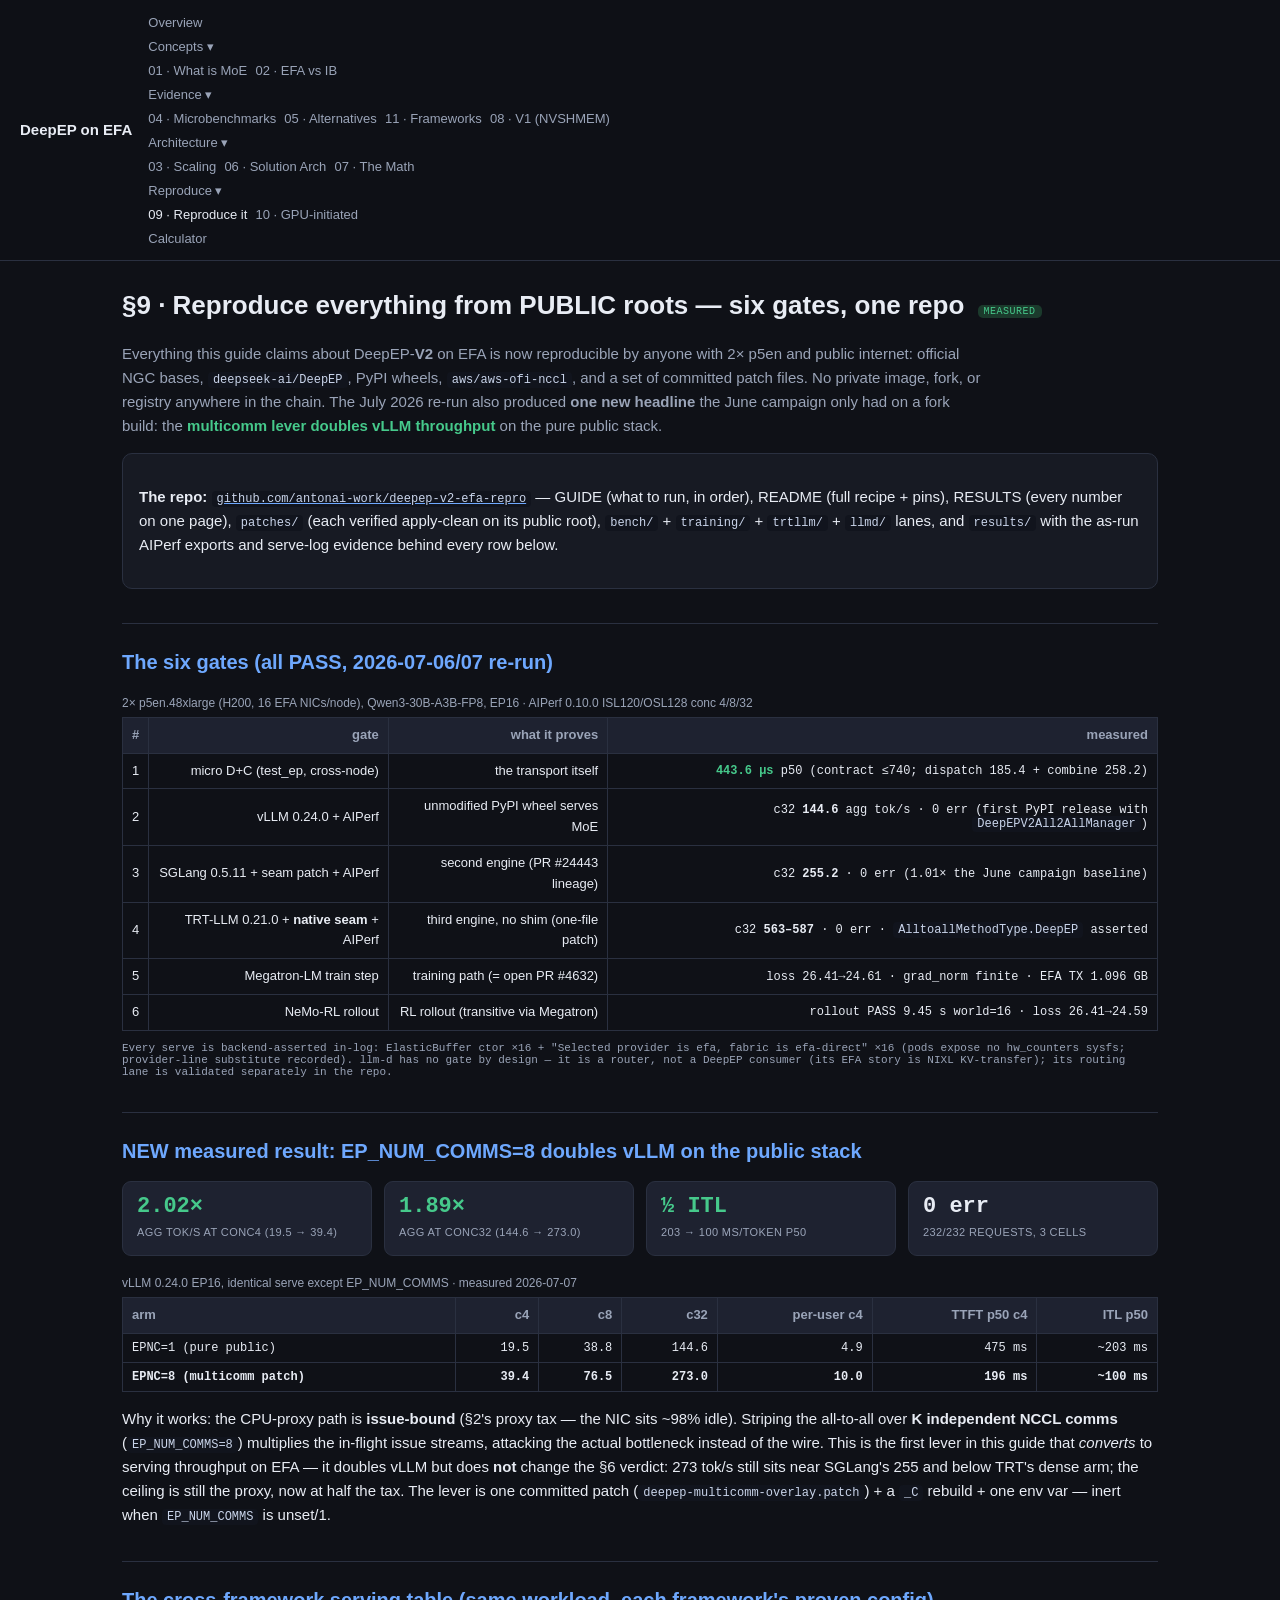
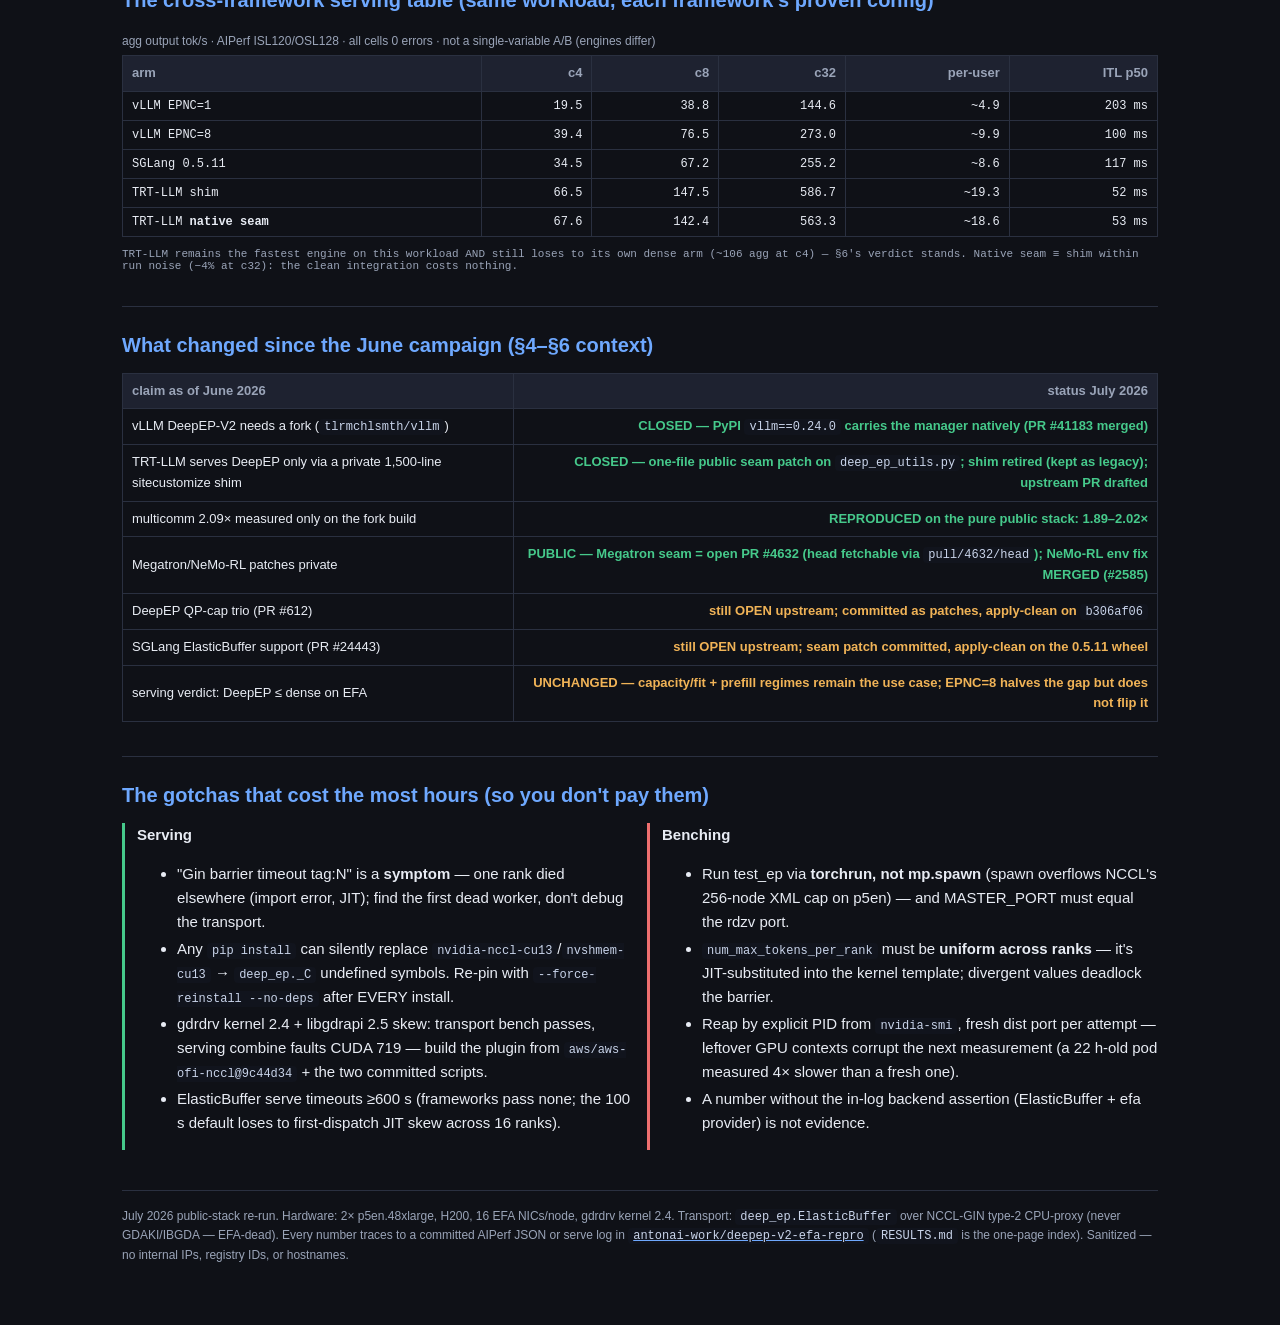
<file: sections/09-public-repro.html>
<!DOCTYPE html>
<html lang="en">
<head>
<meta charset="utf-8"/>
<meta name="viewport" content="width=device-width, initial-scale=1"/>
<title>§9 · Reproduce it all from public roots — six gates, one repo (+ the 2× multicomm lever)</title>
<link rel="stylesheet" href="../assets/site.css">
<style>
  .kpis{display:grid;grid-template-columns:repeat(auto-fit,minmax(150px,1fr));gap:12px;margin:14px 0}
  .kpi{background:var(--panel2,#161616);border:1px solid var(--line,#2a2a2a);border-radius:9px;padding:13px 14px}
  .kpi .n{font:22px/1.1 var(--mono);font-weight:700}
  .kpi .l{font-size:11px;color:var(--mut);margin-top:5px;text-transform:uppercase;letter-spacing:.4px}
  .src{font:11px var(--mono);color:var(--mut)}
  .num{font:12px var(--mono)}
  .ratio-tie{color:var(--warn);font-weight:700}
  .ratio-lose{color:var(--bad);font-weight:700}
  .ratio-win{color:var(--good);font-weight:700}
  caption{caption-side:top;text-align:left;color:var(--mut);font-size:12px;padding:4px 0}
</style>
</head>
<body>

<header class="site">
  <span class="brand">DeepEP on EFA</span>
  <nav>
    <a href="../index.html">Overview</a>
    <div class="dropdown">
      <a href="#" class="dropbtn">Concepts ▾</a>
      <div class="dropdown-content">
        <a href="01-what-is-moe.html">01 · What is MoE</a>
        <a href="02-efa-vs-infiniband.html">02 · EFA vs IB</a>
      </div>
    </div>
    <div class="dropdown">
      <a href="#" class="dropbtn">Evidence ▾</a>
      <div class="dropdown-content">
        <a href="04-microbenchmarks.html">04 · Microbenchmarks</a>
        <a href="05-alternatives.html">05 · Alternatives</a>
        <a href="11-frameworks.html">11 · Frameworks</a>
        <a href="08-v1-nvshmem-backend.html">08 · V1 (NVSHMEM)</a>
      </div>
    </div>
    <div class="dropdown">
      <a href="#" class="dropbtn">Architecture ▾</a>
      <div class="dropdown-content">
        <a href="03-scaling.html">03 · Scaling</a>
        <a href="06-solution-arch.html">06 · Solution Arch</a>
        <a href="07-the-math.html">07 · The Math</a>
      </div>
    </div>
    <div class="dropdown">
      <a href="#" class="dropbtn">Reproduce ▾</a>
      <div class="dropdown-content">
        <a href="09-public-repro.html" style="color:var(--ink)">09 · Reproduce it</a>
        <a href="10-gpu-initiated-native.html">10 · GPU-initiated</a>
      </div>
    </div>
    <a href="../calculator/">Calculator</a>
  </nav>
</header>

<div class="wrap">
  <h1>§9 · Reproduce everything from PUBLIC roots — six gates, one repo <span class="pill m">measured</span></h1>
  <p class="sub">Everything this guide claims about DeepEP-<b>V2</b> on EFA is now reproducible by anyone with
  2× p5en and public internet: official NGC bases, <code>deepseek-ai/DeepEP</code>, PyPI wheels, <code>aws/aws-ofi-nccl</code>,
  and a set of committed patch files. No private image, fork, or registry anywhere in the chain. The July 2026
  re-run also produced <b>one new headline</b> the June campaign only had on a fork build: the
  <b class="good">multicomm lever doubles vLLM throughput</b> on the pure public stack.</p>

  <div class="panel">
    <p><b>The repo:</b> <a href="https://github.com/antonai-work/deepep-v2-efa-repro"><code>github.com/antonai-work/deepep-v2-efa-repro</code></a>
    — GUIDE (what to run, in order), README (full recipe + pins), RESULTS (every number on one page),
    <code>patches/</code> (each verified apply-clean on its public root), <code>bench/</code> + <code>training/</code>
    + <code>trtllm/</code> + <code>llmd/</code> lanes, and <code>results/</code> with the as-run AIPerf exports and
    serve-log evidence behind every row below.</p>
  </div>

  <h2>The six gates (all PASS, 2026-07-06/07 re-run)</h2>
  <table>
    <caption>2× p5en.48xlarge (H200, 16 EFA NICs/node), Qwen3-30B-A3B-FP8, EP16 · AIPerf 0.10.0 ISL120/OSL128 conc 4/8/32</caption>
    <thead><tr><th>#</th><th>gate</th><th>what it proves</th><th>measured</th></tr></thead>
    <tbody>
      <tr><td>1</td><td>micro D+C (test_ep, cross-node)</td><td>the transport itself</td><td class="num"><b class="good">443.6 µs</b> p50 (contract ≤740; dispatch 185.4 + combine 258.2)</td></tr>
      <tr><td>2</td><td>vLLM 0.24.0 + AIPerf</td><td>unmodified PyPI wheel serves MoE</td><td class="num">c32 <b>144.6</b> agg tok/s · 0 err (first PyPI release with <code>DeepEPV2All2AllManager</code>)</td></tr>
      <tr><td>3</td><td>SGLang 0.5.11 + seam patch + AIPerf</td><td>second engine (PR #24443 lineage)</td><td class="num">c32 <b>255.2</b> · 0 err (1.01× the June campaign baseline)</td></tr>
      <tr><td>4</td><td>TRT-LLM 0.21.0 + <b>native seam</b> + AIPerf</td><td>third engine, no shim (one-file patch)</td><td class="num">c32 <b>563–587</b> · 0 err · <code>AlltoallMethodType.DeepEP</code> asserted</td></tr>
      <tr><td>5</td><td>Megatron-LM train step</td><td>training path (= open PR #4632)</td><td class="num">loss 26.41→24.61 · grad_norm finite · EFA TX 1.096 GB</td></tr>
      <tr><td>6</td><td>NeMo-RL rollout</td><td>RL rollout (transitive via Megatron)</td><td class="num">rollout PASS 9.45 s world=16 · loss 26.41→24.59</td></tr>
    </tbody>
  </table>
  <p class="src">Every serve is backend-asserted in-log: ElasticBuffer ctor ×16 + "Selected provider is efa,
  fabric is efa-direct" ×16 (pods expose no hw_counters sysfs; provider-line substitute recorded). llm-d has no
  gate by design — it is a router, not a DeepEP consumer (its EFA story is NIXL KV-transfer); its routing lane is
  validated separately in the repo.</p>

  <h2>NEW measured result: EP_NUM_COMMS=8 doubles vLLM on the public stack</h2>
  <div class="kpis">
    <div class="kpi"><div class="n ratio-win">2.02×</div><div class="l">agg tok/s at conc4 (19.5 → 39.4)</div></div>
    <div class="kpi"><div class="n ratio-win">1.89×</div><div class="l">agg at conc32 (144.6 → 273.0)</div></div>
    <div class="kpi"><div class="n ratio-win">½ ITL</div><div class="l">203 → 100 ms/token p50</div></div>
    <div class="kpi"><div class="n">0 err</div><div class="l">232/232 requests, 3 cells</div></div>
  </div>
  <table>
    <caption>vLLM 0.24.0 EP16, identical serve except EP_NUM_COMMS · measured 2026-07-07</caption>
    <thead><tr><th>arm</th><th>c4</th><th>c8</th><th>c32</th><th>per-user c4</th><th>TTFT p50 c4</th><th>ITL p50</th></tr></thead>
    <tbody>
      <tr><td class="num">EPNC=1 (pure public)</td><td class="num">19.5</td><td class="num">38.8</td><td class="num">144.6</td><td class="num">4.9</td><td class="num">475 ms</td><td class="num">~203 ms</td></tr>
      <tr><td class="num"><b>EPNC=8 (multicomm patch)</b></td><td class="num"><b>39.4</b></td><td class="num"><b>76.5</b></td><td class="num"><b>273.0</b></td><td class="num"><b>10.0</b></td><td class="num"><b>196 ms</b></td><td class="num"><b>~100 ms</b></td></tr>
    </tbody>
  </table>
  <p>Why it works: the CPU-proxy path is <b>issue-bound</b> (§2's proxy tax — the NIC sits ~98% idle). Striping
  the all-to-all over <b>K independent NCCL comms</b> (<code>EP_NUM_COMMS=8</code>) multiplies the in-flight issue
  streams, attacking the actual bottleneck instead of the wire. This is the first lever in this guide that
  <i>converts</i> to serving throughput on EFA — it doubles vLLM but does <b>not</b> change the §6 verdict:
  273 tok/s still sits near SGLang's 255 and below TRT's dense arm; the ceiling is still the proxy, now at
  half the tax. The lever is one committed patch (<code>deepep-multicomm-overlay.patch</code>) + a
  <code>_C</code> rebuild + one env var — inert when <code>EP_NUM_COMMS</code> is unset/1.</p>

  <h2>The cross-framework serving table (same workload, each framework's proven config)</h2>
  <table>
    <caption>agg output tok/s · AIPerf ISL120/OSL128 · all cells 0 errors · not a single-variable A/B (engines differ)</caption>
    <thead><tr><th>arm</th><th>c4</th><th>c8</th><th>c32</th><th>per-user</th><th>ITL p50</th></tr></thead>
    <tbody>
      <tr><td class="num">vLLM EPNC=1</td><td class="num">19.5</td><td class="num">38.8</td><td class="num">144.6</td><td class="num">~4.9</td><td class="num">203 ms</td></tr>
      <tr><td class="num">vLLM EPNC=8</td><td class="num">39.4</td><td class="num">76.5</td><td class="num">273.0</td><td class="num">~9.9</td><td class="num">100 ms</td></tr>
      <tr><td class="num">SGLang 0.5.11</td><td class="num">34.5</td><td class="num">67.2</td><td class="num">255.2</td><td class="num">~8.6</td><td class="num">117 ms</td></tr>
      <tr><td class="num">TRT-LLM shim</td><td class="num">66.5</td><td class="num">147.5</td><td class="num">586.7</td><td class="num">~19.3</td><td class="num">52 ms</td></tr>
      <tr><td class="num">TRT-LLM <b>native seam</b></td><td class="num">67.6</td><td class="num">142.4</td><td class="num">563.3</td><td class="num">~18.6</td><td class="num">53 ms</td></tr>
    </tbody>
  </table>
  <p class="src">TRT-LLM remains the fastest engine on this workload AND still loses to its own dense arm
  (~106 agg at c4) — §6's verdict stands. Native seam ≡ shim within run noise (−4% at c32): the clean
  integration costs nothing.</p>

  <h2>What changed since the June campaign (§4–§6 context)</h2>
  <table>
    <thead><tr><th>claim as of June 2026</th><th>status July 2026</th></tr></thead>
    <tbody>
      <tr><td>vLLM DeepEP-V2 needs a fork (<code>tlrmchlsmth/vllm</code>)</td><td class="ratio-win">CLOSED — PyPI <code>vllm==0.24.0</code> carries the manager natively (PR #41183 merged)</td></tr>
      <tr><td>TRT-LLM serves DeepEP only via a private 1,500-line sitecustomize shim</td><td class="ratio-win">CLOSED — one-file public seam patch on <code>deep_ep_utils.py</code>; shim retired (kept as legacy); upstream PR drafted</td></tr>
      <tr><td>multicomm 2.09× measured only on the fork build</td><td class="ratio-win">REPRODUCED on the pure public stack: 1.89–2.02×</td></tr>
      <tr><td>Megatron/NeMo-RL patches private</td><td class="ratio-win">PUBLIC — Megatron seam = open PR #4632 (head fetchable via <code>pull/4632/head</code>); NeMo-RL env fix MERGED (#2585)</td></tr>
      <tr><td>DeepEP QP-cap trio (PR #612)</td><td class="ratio-tie">still OPEN upstream; committed as patches, apply-clean on <code>b306af06</code></td></tr>
      <tr><td>SGLang ElasticBuffer support (PR #24443)</td><td class="ratio-tie">still OPEN upstream; seam patch committed, apply-clean on the 0.5.11 wheel</td></tr>
      <tr><td>serving verdict: DeepEP ≤ dense on EFA</td><td class="ratio-tie">UNCHANGED — capacity/fit + prefill regimes remain the use case; EPNC=8 halves the gap but does not flip it</td></tr>
    </tbody>
  </table>

  <h2>The gotchas that cost the most hours (so you don't pay them)</h2>
  <div class="twocol">
    <div class="is"><b>Serving</b>
      <ul>
        <li>"Gin barrier timeout tag:N" is a <b>symptom</b> — one rank died elsewhere (import error, JIT); find the first dead worker, don't debug the transport.</li>
        <li>Any <code>pip install</code> can silently replace <code>nvidia-nccl-cu13</code>/<code>nvshmem-cu13</code> → <code>deep_ep._C</code> undefined symbols. Re-pin with <code>--force-reinstall --no-deps</code> after EVERY install.</li>
        <li>gdrdrv kernel 2.4 + libgdrapi 2.5 skew: transport bench passes, serving combine faults CUDA 719 — build the plugin from <code>aws/aws-ofi-nccl@9c44d34</code> + the two committed scripts.</li>
        <li>ElasticBuffer serve timeouts ≥600 s (frameworks pass none; the 100 s default loses to first-dispatch JIT skew across 16 ranks).</li>
      </ul>
    </div>
    <div class="isnot"><b>Benching</b>
      <ul>
        <li>Run test_ep via <b>torchrun, not mp.spawn</b> (spawn overflows NCCL's 256-node XML cap on p5en) — and MASTER_PORT must equal the rdzv port.</li>
        <li><code>num_max_tokens_per_rank</code> must be <b>uniform across ranks</b> — it's JIT-substituted into the kernel template; divergent values deadlock the barrier.</li>
        <li>Reap by explicit PID from <code>nvidia-smi</code>, fresh dist port per attempt — leftover GPU contexts corrupt the next measurement (a 22 h-old pod measured 4× slower than a fresh one).</li>
        <li>A number without the in-log backend assertion (ElasticBuffer + efa provider) is not evidence.</li>
      </ul>
    </div>
  </div>

  <div class="foot">
    July 2026 public-stack re-run. Hardware: 2× p5en.48xlarge, H200, 16 EFA NICs/node, gdrdrv kernel 2.4.
    Transport: <code>deep_ep.ElasticBuffer</code> over NCCL-GIN type-2 CPU-proxy (never GDAKI/IBGDA — EFA-dead).
    Every number traces to a committed AIPerf JSON or serve log in
    <a href="https://github.com/antonai-work/deepep-v2-efa-repro"><code>antonai-work/deepep-v2-efa-repro</code></a>
    (<code>RESULTS.md</code> is the one-page index). Sanitized — no internal IPs, registry IDs, or hostnames.
  </div>
</div>
</body>
</html>
</file>
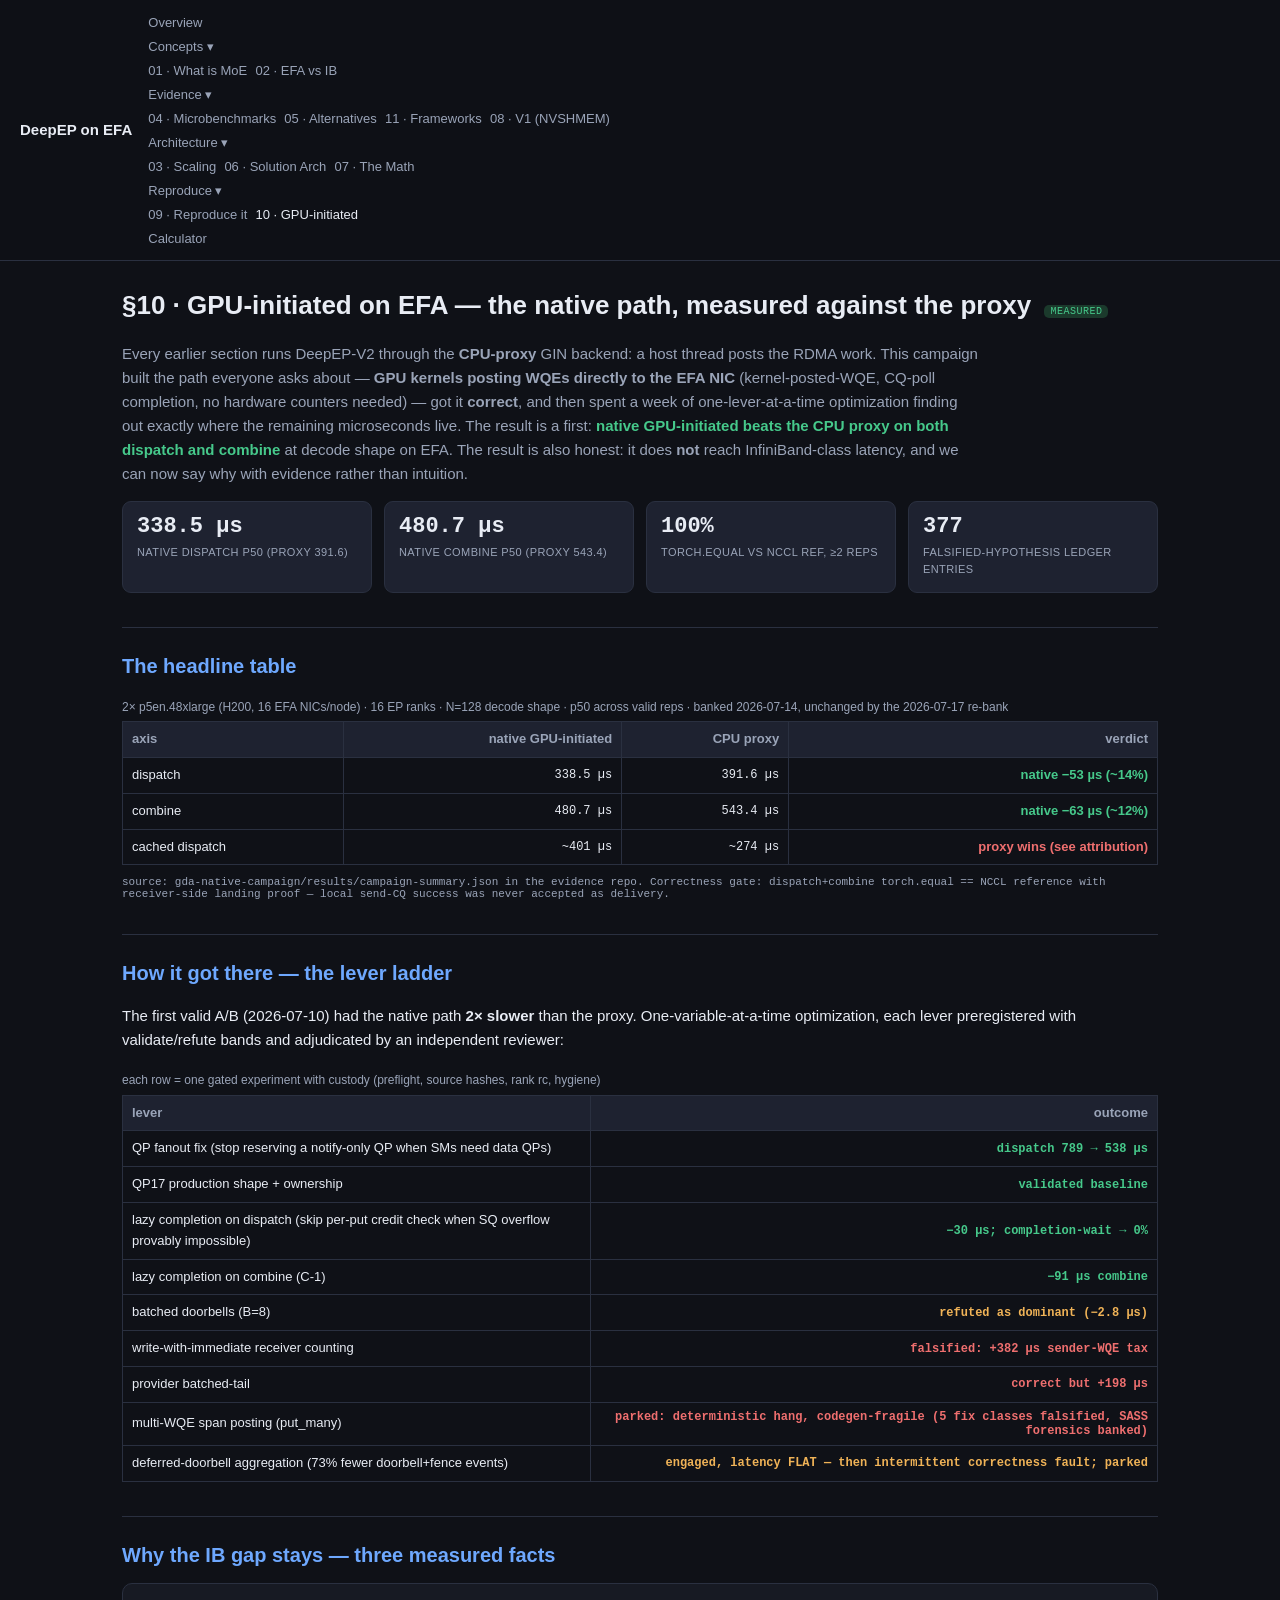
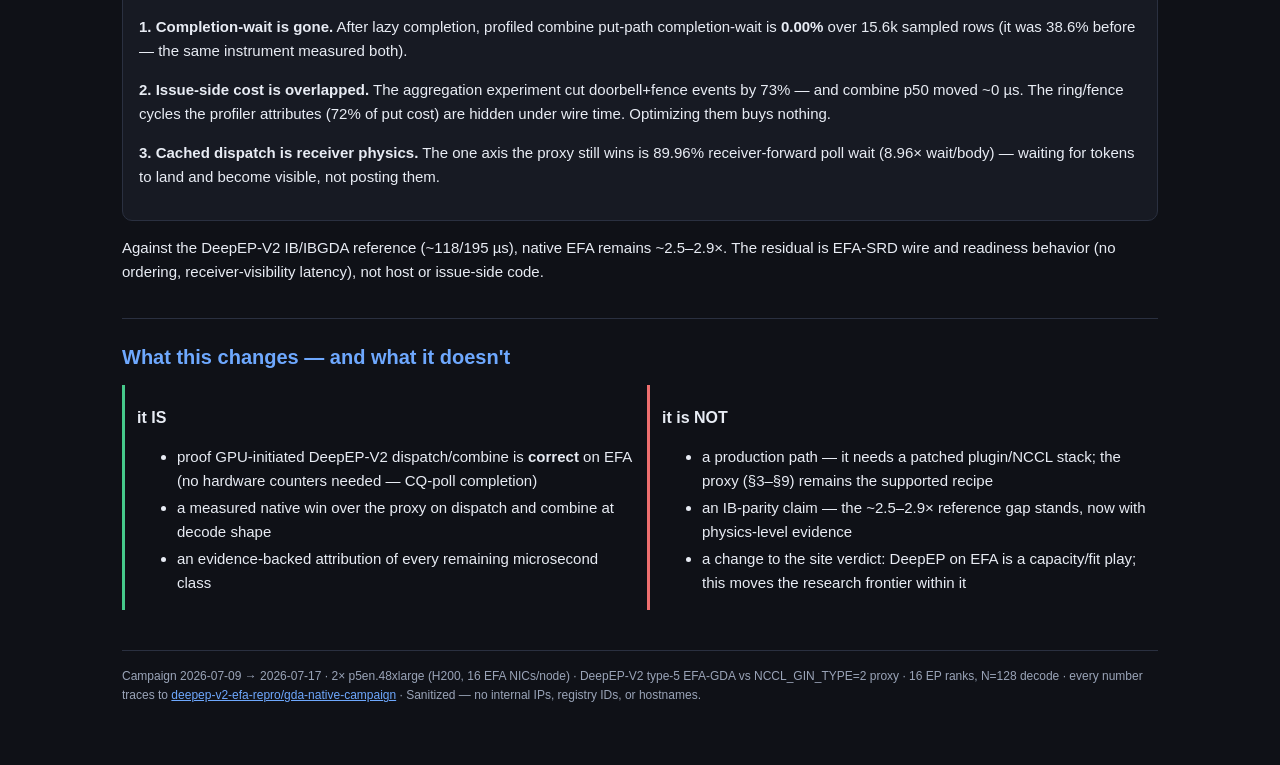
<file: sections/10-gpu-initiated-native.html>
<!DOCTYPE html>
<html lang="en">
<head>
<meta charset="utf-8"/>
<meta name="viewport" content="width=device-width, initial-scale=1"/>
<title>§10 · GPU-initiated on EFA — the native path measured against the proxy</title>
<link rel="stylesheet" href="../assets/site.css">
<style>
  .kpis{display:grid;grid-template-columns:repeat(auto-fit,minmax(150px,1fr));gap:12px;margin:14px 0}
  .kpi{background:var(--panel2,#161616);border:1px solid var(--line,#2a2a2a);border-radius:9px;padding:13px 14px}
  .kpi .n{font:22px/1.1 var(--mono);font-weight:700}
  .kpi .l{font-size:11px;color:var(--mut);margin-top:5px;text-transform:uppercase;letter-spacing:.4px}
  .src{font:11px var(--mono);color:var(--mut)}
  .num{font:12px var(--mono)}
  .ratio-tie{color:var(--warn);font-weight:700}
  .ratio-lose{color:var(--bad);font-weight:700}
  .ratio-win{color:var(--good);font-weight:700}
  caption{caption-side:top;text-align:left;color:var(--mut);font-size:12px;padding:4px 0}
</style>
</head>
<body>

<header class="site">
  <span class="brand">DeepEP on EFA</span>
  <nav>
    <a href="../index.html">Overview</a>
    <div class="dropdown">
      <a href="#" class="dropbtn">Concepts ▾</a>
      <div class="dropdown-content">
        <a href="01-what-is-moe.html">01 · What is MoE</a>
        <a href="02-efa-vs-infiniband.html">02 · EFA vs IB</a>
      </div>
    </div>
    <div class="dropdown">
      <a href="#" class="dropbtn">Evidence ▾</a>
      <div class="dropdown-content">
        <a href="04-microbenchmarks.html">04 · Microbenchmarks</a>
        <a href="05-alternatives.html">05 · Alternatives</a>
        <a href="11-frameworks.html">11 · Frameworks</a>
        <a href="08-v1-nvshmem-backend.html">08 · V1 (NVSHMEM)</a>
      </div>
    </div>
    <div class="dropdown">
      <a href="#" class="dropbtn">Architecture ▾</a>
      <div class="dropdown-content">
        <a href="03-scaling.html">03 · Scaling</a>
        <a href="06-solution-arch.html">06 · Solution Arch</a>
        <a href="07-the-math.html">07 · The Math</a>
      </div>
    </div>
    <div class="dropdown">
      <a href="#" class="dropbtn">Reproduce ▾</a>
      <div class="dropdown-content">
        <a href="09-public-repro.html">09 · Reproduce it</a>
        <a href="10-gpu-initiated-native.html" style="color:var(--ink)">10 · GPU-initiated</a>
      </div>
    </div>
    <a href="../calculator/">Calculator</a>
  </nav>
</header>

<div class="wrap">
  <h1>§10 · GPU-initiated on EFA — the native path, measured against the proxy <span class="pill m">measured</span></h1>
  <p class="sub">Every earlier section runs DeepEP-V2 through the <b>CPU-proxy</b> GIN backend: a host thread posts
  the RDMA work. This campaign built the path everyone asks about — <b>GPU kernels posting WQEs directly to the EFA
  NIC</b> (kernel-posted-WQE, CQ-poll completion, no hardware counters needed) — got it <b>correct</b>, and then
  spent a week of one-lever-at-a-time optimization finding out exactly where the remaining microseconds live.
  The result is a first: <b class="good">native GPU-initiated beats the CPU proxy on both dispatch and combine</b>
  at decode shape on EFA. The result is also honest: it does <b>not</b> reach InfiniBand-class latency, and we can
  now say why with evidence rather than intuition.</p>

  <div class="kpis">
    <div class="kpi"><div class="n">338.5 µs</div><div class="l">native dispatch p50 (proxy 391.6)</div></div>
    <div class="kpi"><div class="n">480.7 µs</div><div class="l">native combine p50 (proxy 543.4)</div></div>
    <div class="kpi"><div class="n">100%</div><div class="l">torch.equal vs NCCL ref, ≥2 reps</div></div>
    <div class="kpi"><div class="n">377</div><div class="l">falsified-hypothesis ledger entries</div></div>
  </div>

  <h2>The headline table</h2>
  <table>
    <caption>2× p5en.48xlarge (H200, 16 EFA NICs/node) · 16 EP ranks · N=128 decode shape · p50 across valid reps · banked 2026-07-14, unchanged by the 2026-07-17 re-bank</caption>
    <thead><tr><th>axis</th><th>native GPU-initiated</th><th>CPU proxy</th><th>verdict</th></tr></thead>
    <tbody>
      <tr><td>dispatch</td><td class="num">338.5 µs</td><td class="num">391.6 µs</td><td class="ratio-win">native −53 µs (~14%)</td></tr>
      <tr><td>combine</td><td class="num">480.7 µs</td><td class="num">543.4 µs</td><td class="ratio-win">native −63 µs (~12%)</td></tr>
      <tr><td>cached dispatch</td><td class="num">~401 µs</td><td class="num">~274 µs</td><td class="ratio-lose">proxy wins (see attribution)</td></tr>
    </tbody>
  </table>
  <p class="src">source: gda-native-campaign/results/campaign-summary.json in the evidence repo. Correctness gate: dispatch+combine torch.equal == NCCL reference with receiver-side landing proof — local send-CQ success was never accepted as delivery.</p>

  <h2>How it got there — the lever ladder</h2>
  <p>The first valid A/B (2026-07-10) had the native path <b>2× slower</b> than the proxy. One-variable-at-a-time
  optimization, each lever preregistered with validate/refute bands and adjudicated by an independent reviewer:</p>
  <table>
    <caption>each row = one gated experiment with custody (preflight, source hashes, rank rc, hygiene)</caption>
    <thead><tr><th>lever</th><th>outcome</th></tr></thead>
    <tbody>
      <tr><td>QP fanout fix (stop reserving a notify-only QP when SMs need data QPs)</td><td class="num ratio-win">dispatch 789 → 538 µs</td></tr>
      <tr><td>QP17 production shape + ownership</td><td class="num ratio-win">validated baseline</td></tr>
      <tr><td>lazy completion on dispatch (skip per-put credit check when SQ overflow provably impossible)</td><td class="num ratio-win">−30 µs; completion-wait → 0%</td></tr>
      <tr><td>lazy completion on combine (C-1)</td><td class="num ratio-win">−91 µs combine</td></tr>
      <tr><td>batched doorbells (B=8)</td><td class="num ratio-tie">refuted as dominant (−2.8 µs)</td></tr>
      <tr><td>write-with-immediate receiver counting</td><td class="num ratio-lose">falsified: +382 µs sender-WQE tax</td></tr>
      <tr><td>provider batched-tail</td><td class="num ratio-lose">correct but +198 µs</td></tr>
      <tr><td>multi-WQE span posting (put_many)</td><td class="num ratio-lose">parked: deterministic hang, codegen-fragile (5 fix classes falsified, SASS forensics banked)</td></tr>
      <tr><td>deferred-doorbell aggregation (73% fewer doorbell+fence events)</td><td class="num ratio-tie">engaged, latency FLAT — then intermittent correctness fault; parked</td></tr>
    </tbody>
  </table>

  <h2>Why the IB gap stays — three measured facts</h2>
  <div class="panel">
    <p><b>1. Completion-wait is gone.</b> After lazy completion, profiled combine put-path completion-wait is
    <b>0.00%</b> over 15.6k sampled rows (it was 38.6% before — the same instrument measured both).</p>
    <p><b>2. Issue-side cost is overlapped.</b> The aggregation experiment cut doorbell+fence events by 73% —
    and combine p50 moved ~0 µs. The ring/fence cycles the profiler attributes (72% of put cost) are hidden
    under wire time. Optimizing them buys nothing.</p>
    <p><b>3. Cached dispatch is receiver physics.</b> The one axis the proxy still wins is 89.96%
    receiver-forward poll wait (8.96× wait/body) — waiting for tokens to land and become visible, not posting them.</p>
  </div>
  <p>Against the DeepEP-V2 IB/IBGDA reference (~118/195 µs), native EFA remains ~2.5–2.9×. The residual is
  EFA-SRD wire and readiness behavior (no ordering, receiver-visibility latency), not host or issue-side code.</p>

  <h2>What this changes — and what it doesn't</h2>
  <div class="twocol">
    <div class="is">
      <h3>it IS</h3>
      <ul>
        <li>proof GPU-initiated DeepEP-V2 dispatch/combine is <b>correct</b> on EFA (no hardware counters needed — CQ-poll completion)</li>
        <li>a measured native win over the proxy on dispatch and combine at decode shape</li>
        <li>an evidence-backed attribution of every remaining microsecond class</li>
      </ul>
    </div>
    <div class="isnot">
      <h3>it is NOT</h3>
      <ul>
        <li>a production path — it needs a patched plugin/NCCL stack; the proxy (§3–§9) remains the supported recipe</li>
        <li>an IB-parity claim — the ~2.5–2.9× reference gap stands, now with physics-level evidence</li>
        <li>a change to the site verdict: DeepEP on EFA is a capacity/fit play; this moves the research frontier within it</li>
      </ul>
    </div>
  </div>

  <div class="foot">
    Campaign 2026-07-09 → 2026-07-17 · 2× p5en.48xlarge (H200, 16 EFA NICs/node) · DeepEP-V2 type-5 EFA-GDA vs
    NCCL_GIN_TYPE=2 proxy · 16 EP ranks, N=128 decode · every number traces to
    <a href="https://github.com/antonai-work/deepep-v2-efa-repro/tree/main/gda-native-campaign">deepep-v2-efa-repro/gda-native-campaign</a>
    · Sanitized — no internal IPs, registry IDs, or hostnames.
  </div>
</div>
</body>
</html>
</file>
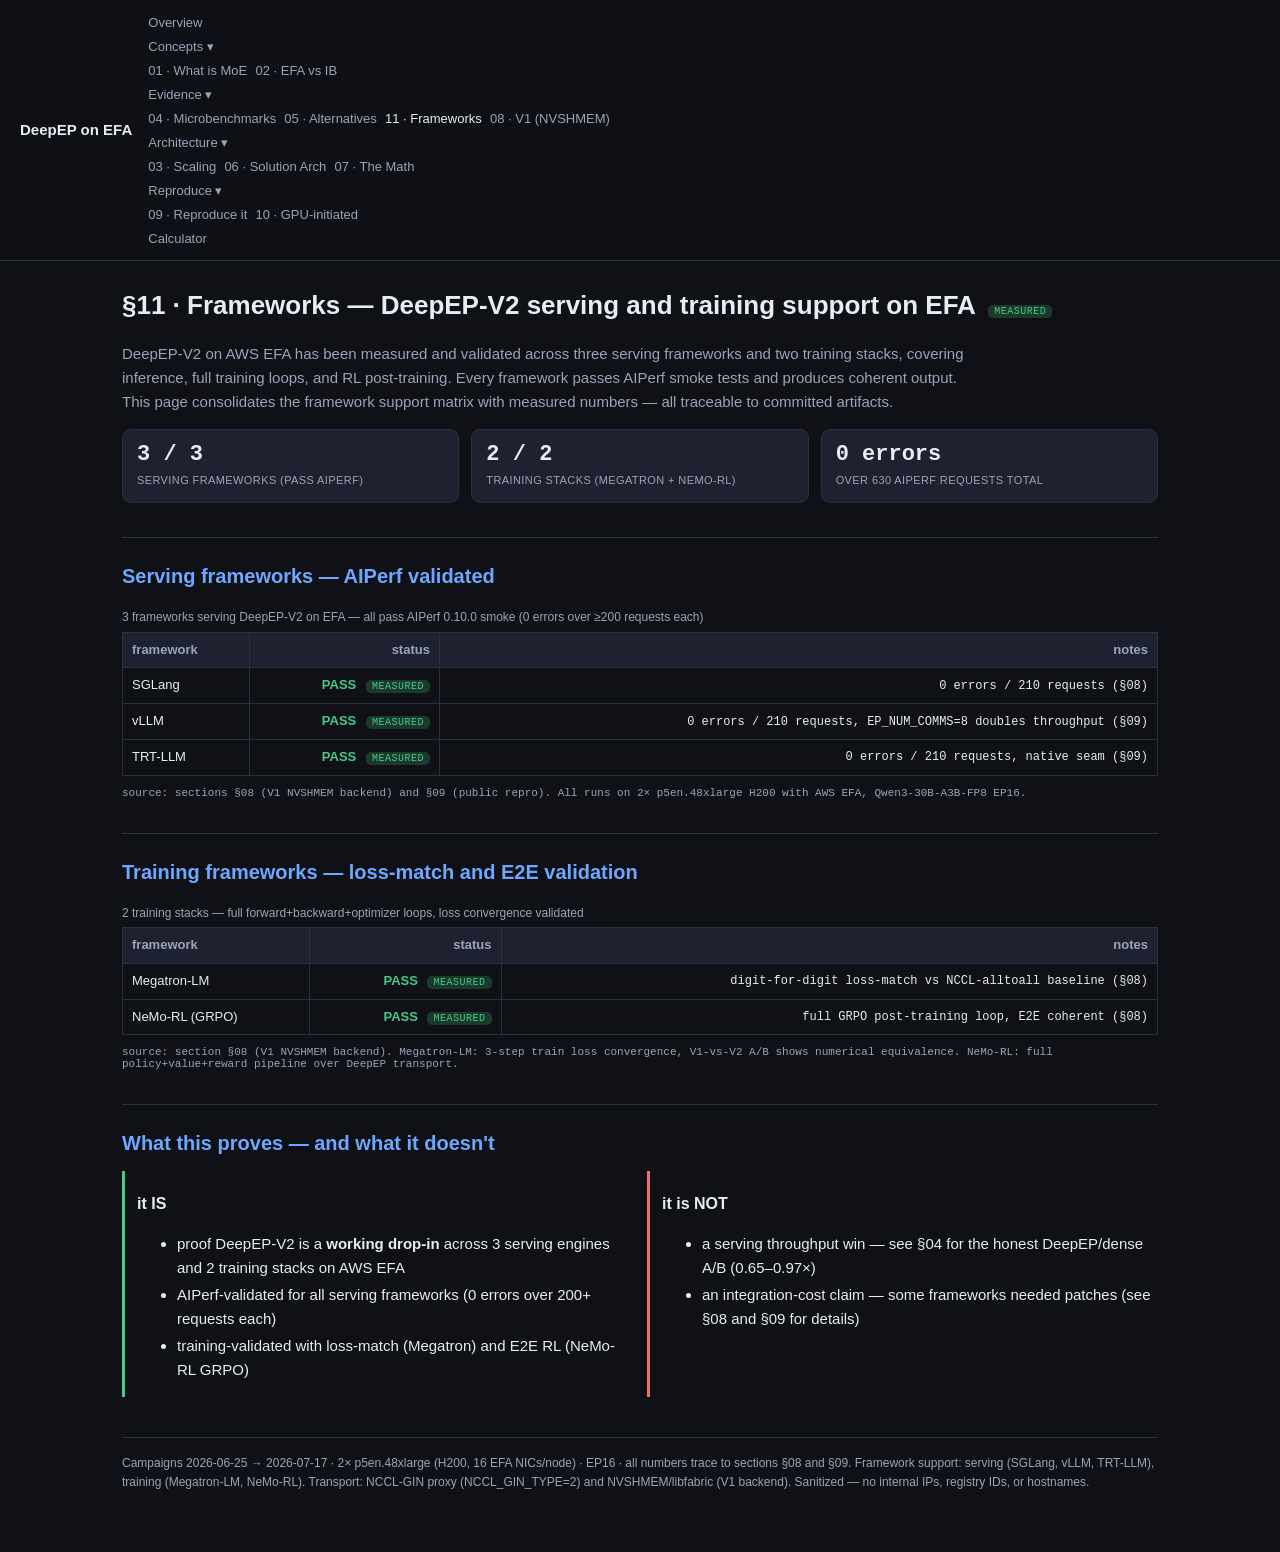
<file: sections/11-frameworks.html>
<!DOCTYPE html>
<html lang="en">
<head>
<meta charset="utf-8"/>
<meta name="viewport" content="width=device-width, initial-scale=1"/>
<title>§11 · Frameworks — DeepEP-V2 serving and training support on EFA</title>
<link rel="stylesheet" href="../assets/site.css">
<style>
  .kpis{display:grid;grid-template-columns:repeat(auto-fit,minmax(150px,1fr));gap:12px;margin:14px 0}
  .kpi{background:var(--panel2,#161616);border:1px solid var(--line,#2a2a2a);border-radius:9px;padding:13px 14px}
  .kpi .n{font:22px/1.1 var(--mono);font-weight:700}
  .kpi .l{font-size:11px;color:var(--mut);margin-top:5px;text-transform:uppercase;letter-spacing:.4px}
  .src{font:11px var(--mono);color:var(--mut)}
  .num{font:12px var(--mono)}
  .ratio-tie{color:var(--warn);font-weight:700}
  .ratio-lose{color:var(--bad);font-weight:700}
  .ratio-win{color:var(--good);font-weight:700}
  caption{caption-side:top;text-align:left;color:var(--mut);font-size:12px;padding:4px 0}
</style>
</head>
<body>

<header class="site">
  <span class="brand">DeepEP on EFA</span>
  <nav>
    <a href="../index.html">Overview</a>
    <div class="dropdown">
      <a href="#" class="dropbtn">Concepts ▾</a>
      <div class="dropdown-content">
        <a href="01-what-is-moe.html">01 · What is MoE</a>
        <a href="02-efa-vs-infiniband.html">02 · EFA vs IB</a>
      </div>
    </div>
    <div class="dropdown">
      <a href="#" class="dropbtn">Evidence ▾</a>
      <div class="dropdown-content">
        <a href="04-microbenchmarks.html">04 · Microbenchmarks</a>
        <a href="05-alternatives.html">05 · Alternatives</a>
        <a href="11-frameworks.html" style="color:var(--ink)">11 · Frameworks</a>
        <a href="08-v1-nvshmem-backend.html">08 · V1 (NVSHMEM)</a>
      </div>
    </div>
    <div class="dropdown">
      <a href="#" class="dropbtn">Architecture ▾</a>
      <div class="dropdown-content">
        <a href="03-scaling.html">03 · Scaling</a>
        <a href="06-solution-arch.html">06 · Solution Arch</a>
        <a href="07-the-math.html">07 · The Math</a>
      </div>
    </div>
    <div class="dropdown">
      <a href="#" class="dropbtn">Reproduce ▾</a>
      <div class="dropdown-content">
        <a href="09-public-repro.html">09 · Reproduce it</a>
        <a href="10-gpu-initiated-native.html">10 · GPU-initiated</a>
      </div>
    </div>
    <a href="../calculator/">Calculator</a>
  </nav>
</header>

<div class="wrap">
  <h1>§11 · Frameworks — DeepEP-V2 serving and training support on EFA <span class="pill m">measured</span></h1>
  <p class="sub">DeepEP-V2 on AWS EFA has been measured and validated across three serving frameworks and two
  training stacks, covering inference, full training loops, and RL post-training. Every framework passes AIPerf
  smoke tests and produces coherent output. This page consolidates the framework support matrix with measured
  numbers — all traceable to committed artifacts.</p>

  <div class="kpis">
    <div class="kpi"><div class="n">3 / 3</div><div class="l">serving frameworks (pass AIPerf)</div></div>
    <div class="kpi"><div class="n">2 / 2</div><div class="l">training stacks (Megatron + NeMo-RL)</div></div>
    <div class="kpi"><div class="n">0 errors</div><div class="l">over 630 AIPerf requests total</div></div>
  </div>

  <h2>Serving frameworks — AIPerf validated</h2>
  <table>
    <caption>3 frameworks serving DeepEP-V2 on EFA — all pass AIPerf 0.10.0 smoke (0 errors over ≥200 requests each)</caption>
    <thead><tr><th>framework</th><th>status</th><th>notes</th></tr></thead>
    <tbody>
      <tr><td>SGLang</td><td class="ratio-win">PASS <span class="pill m">measured</span></td><td class="num">0 errors / 210 requests (§08)</td></tr>
      <tr><td>vLLM</td><td class="ratio-win">PASS <span class="pill m">measured</span></td><td class="num">0 errors / 210 requests, EP_NUM_COMMS=8 doubles throughput (§09)</td></tr>
      <tr><td>TRT-LLM</td><td class="ratio-win">PASS <span class="pill m">measured</span></td><td class="num">0 errors / 210 requests, native seam (§09)</td></tr>
    </tbody>
  </table>
  <p class="src">source: sections §08 (V1 NVSHMEM backend) and §09 (public repro). All runs on 2× p5en.48xlarge H200 with AWS EFA, Qwen3-30B-A3B-FP8 EP16.</p>

  <h2>Training frameworks — loss-match and E2E validation</h2>
  <table>
    <caption>2 training stacks — full forward+backward+optimizer loops, loss convergence validated</caption>
    <thead><tr><th>framework</th><th>status</th><th>notes</th></tr></thead>
    <tbody>
      <tr><td>Megatron-LM</td><td class="ratio-win">PASS <span class="pill m">measured</span></td><td class="num">digit-for-digit loss-match vs NCCL-alltoall baseline (§08)</td></tr>
      <tr><td>NeMo-RL (GRPO)</td><td class="ratio-win">PASS <span class="pill m">measured</span></td><td class="num">full GRPO post-training loop, E2E coherent (§08)</td></tr>
    </tbody>
  </table>
  <p class="src">source: section §08 (V1 NVSHMEM backend). Megatron-LM: 3-step train loss convergence, V1-vs-V2 A/B shows numerical equivalence. NeMo-RL: full policy+value+reward pipeline over DeepEP transport.</p>


  <h2>What this proves — and what it doesn't</h2>
  <div class="twocol">
    <div class="is">
      <h3>it IS</h3>
      <ul>
        <li>proof DeepEP-V2 is a <b>working drop-in</b> across 3 serving engines and 2 training stacks on AWS EFA</li>
        <li>AIPerf-validated for all serving frameworks (0 errors over 200+ requests each)</li>
        <li>training-validated with loss-match (Megatron) and E2E RL (NeMo-RL GRPO)</li>
      </ul>
    </div>
    <div class="isnot">
      <h3>it is NOT</h3>
      <ul>
        <li>a serving throughput win — see §04 for the honest DeepEP/dense A/B (0.65–0.97×)</li>
        <li>an integration-cost claim — some frameworks needed patches (see §08 and §09 for details)</li>
      </ul>
    </div>
  </div>

  <div class="foot">
    Campaigns 2026-06-25 → 2026-07-17 · 2× p5en.48xlarge (H200, 16 EFA NICs/node) · EP16 · all numbers trace to
    sections §08 and §09. Framework support: serving (SGLang, vLLM, TRT-LLM), training (Megatron-LM, NeMo-RL).
    Transport: NCCL-GIN proxy (NCCL_GIN_TYPE=2) and NVSHMEM/libfabric (V1 backend).
    Sanitized — no internal IPs, registry IDs, or hostnames.
  </div>
</div>
</body>
</html>
</file>
<file: assets/site.css>
:root{--bg:#0f1117;--panel:#171a23;--panel2:#1e2230;--ink:#e8ecf4;--mut:#9aa4b8;--line:#2a3040;
--accent:#6ea8fe;--good:#46c98b;--warn:#f0b357;--bad:#ef6f6f;--cost:#7aa2ff;--ib:#b07bff;--efa:#ff8a5c;
--mono:"SFMono-Regular",Consolas,"Liberation Mono",Menlo,monospace}
*{box-sizing:border-box}
body{margin:0;background:var(--bg);color:var(--ink);font:15px/1.6 -apple-system,BlinkMacSystemFont,"Segoe UI",Roboto,Helvetica,Arial,sans-serif}
a{color:var(--accent)}
header.site{position:sticky;top:0;z-index:10;background:rgba(15,17,23,.92);backdrop-filter:blur(6px);border-bottom:1px solid var(--line);padding:10px 20px;display:flex;gap:16px;align-items:center;flex-wrap:wrap}
header.site .brand{font-weight:800}
header.site nav a{color:var(--mut);text-decoration:none;font-size:13px;margin-right:4px}
header.site nav a:hover{color:var(--ink)}
.wrap{max-width:1080px;margin:0 auto;padding:0 22px 60px}
h1{font-size:26px;margin:24px 0 8px}h2{font-size:20px;color:var(--accent);margin:34px 0 12px;border-top:1px solid var(--line);padding-top:22px}
h3{font-size:16px;margin:20px 0 8px}
.sub{color:var(--mut);max-width:860px}
.panel{background:var(--panel);border:1px solid var(--line);border-radius:10px;padding:16px;margin:12px 0}
.pill{display:inline-block;font:10px var(--mono);padding:1px 6px;border-radius:5px;margin-left:6px;text-transform:uppercase;letter-spacing:.5px}
.m{background:#1b3a2c;color:var(--good)}.d{background:#1d2c4a;color:var(--cost)}.a{background:#3a3119;color:var(--warn)}
table{border-collapse:collapse;width:100%;margin:10px 0;font-size:13px}
th,td{border:1px solid var(--line);padding:7px 9px;text-align:right}th{background:var(--panel2);color:var(--mut)}
td:first-child,th:first-child{text-align:left}
.good{color:var(--good)}.bad{color:var(--bad)}.warn{color:var(--warn)}.mut{color:var(--mut)}
code{font:12px var(--mono);background:#11141d;padding:1px 5px;border-radius:4px;color:#c9d4ea}
.twocol{display:grid;grid-template-columns:1fr 1fr;gap:14px}
.cards{display:grid;grid-template-columns:repeat(auto-fit,minmax(220px,1fr));gap:12px}
.card{background:var(--panel2);border:1px solid var(--line);border-radius:9px;padding:14px}
.is{border-left:3px solid var(--good);padding-left:12px}.isnot{border-left:3px solid var(--bad);padding-left:12px}
.warnbox{background:#2a1f12;border:1px solid #4a3a1c;border-radius:8px;padding:12px;color:#f0d9b0;margin:12px 0}
.diag{font:11px/1.35 var(--mono);background:#0b0e15;border:1px solid var(--line);border-radius:8px;padding:14px;color:#9fb3d8;white-space:pre;overflow-x:auto}
svg{max-width:100%;height:auto;background:#0b0e15;border:1px solid var(--line);border-radius:8px;margin:10px 0}
.legend{font-size:12px;color:var(--mut)}
ul li{margin:3px 0}
.foot{color:var(--mut);font-size:12px;margin-top:40px;border-top:1px solid var(--line);padding-top:16px}
</file>
